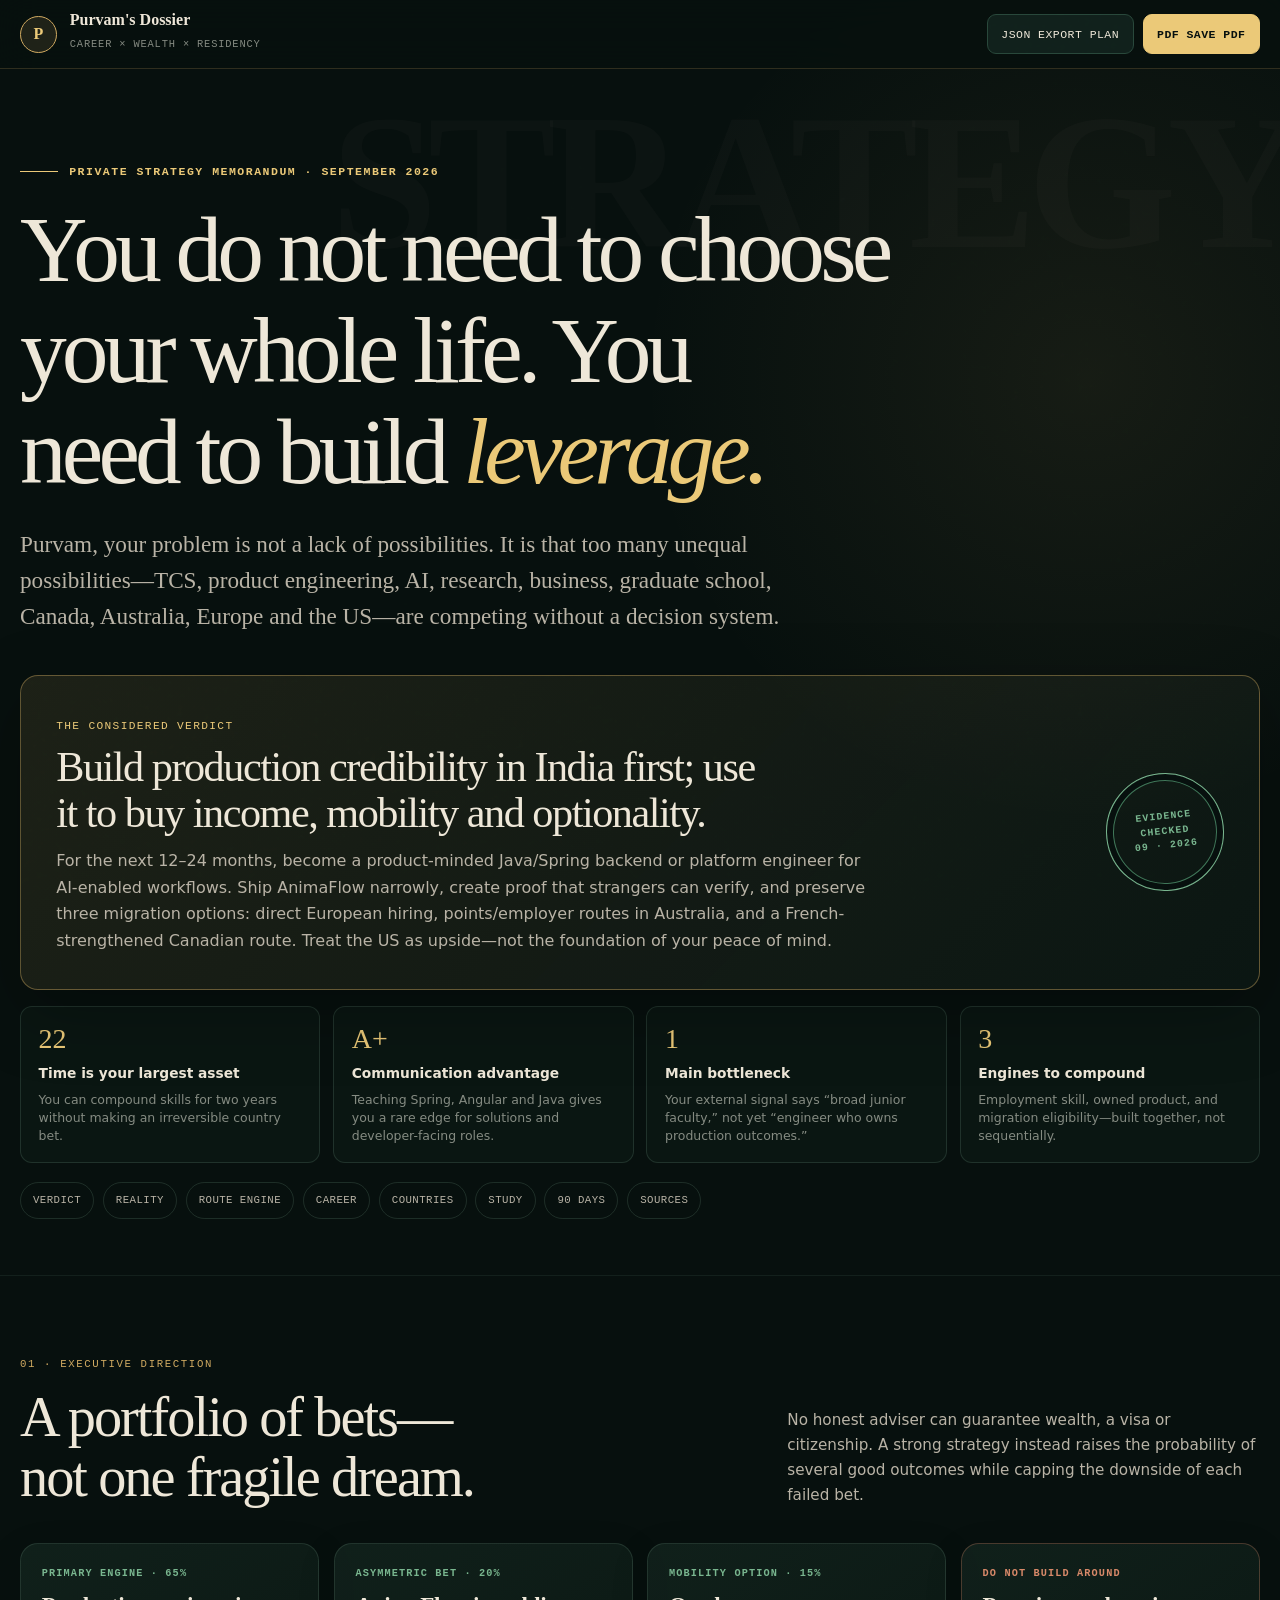
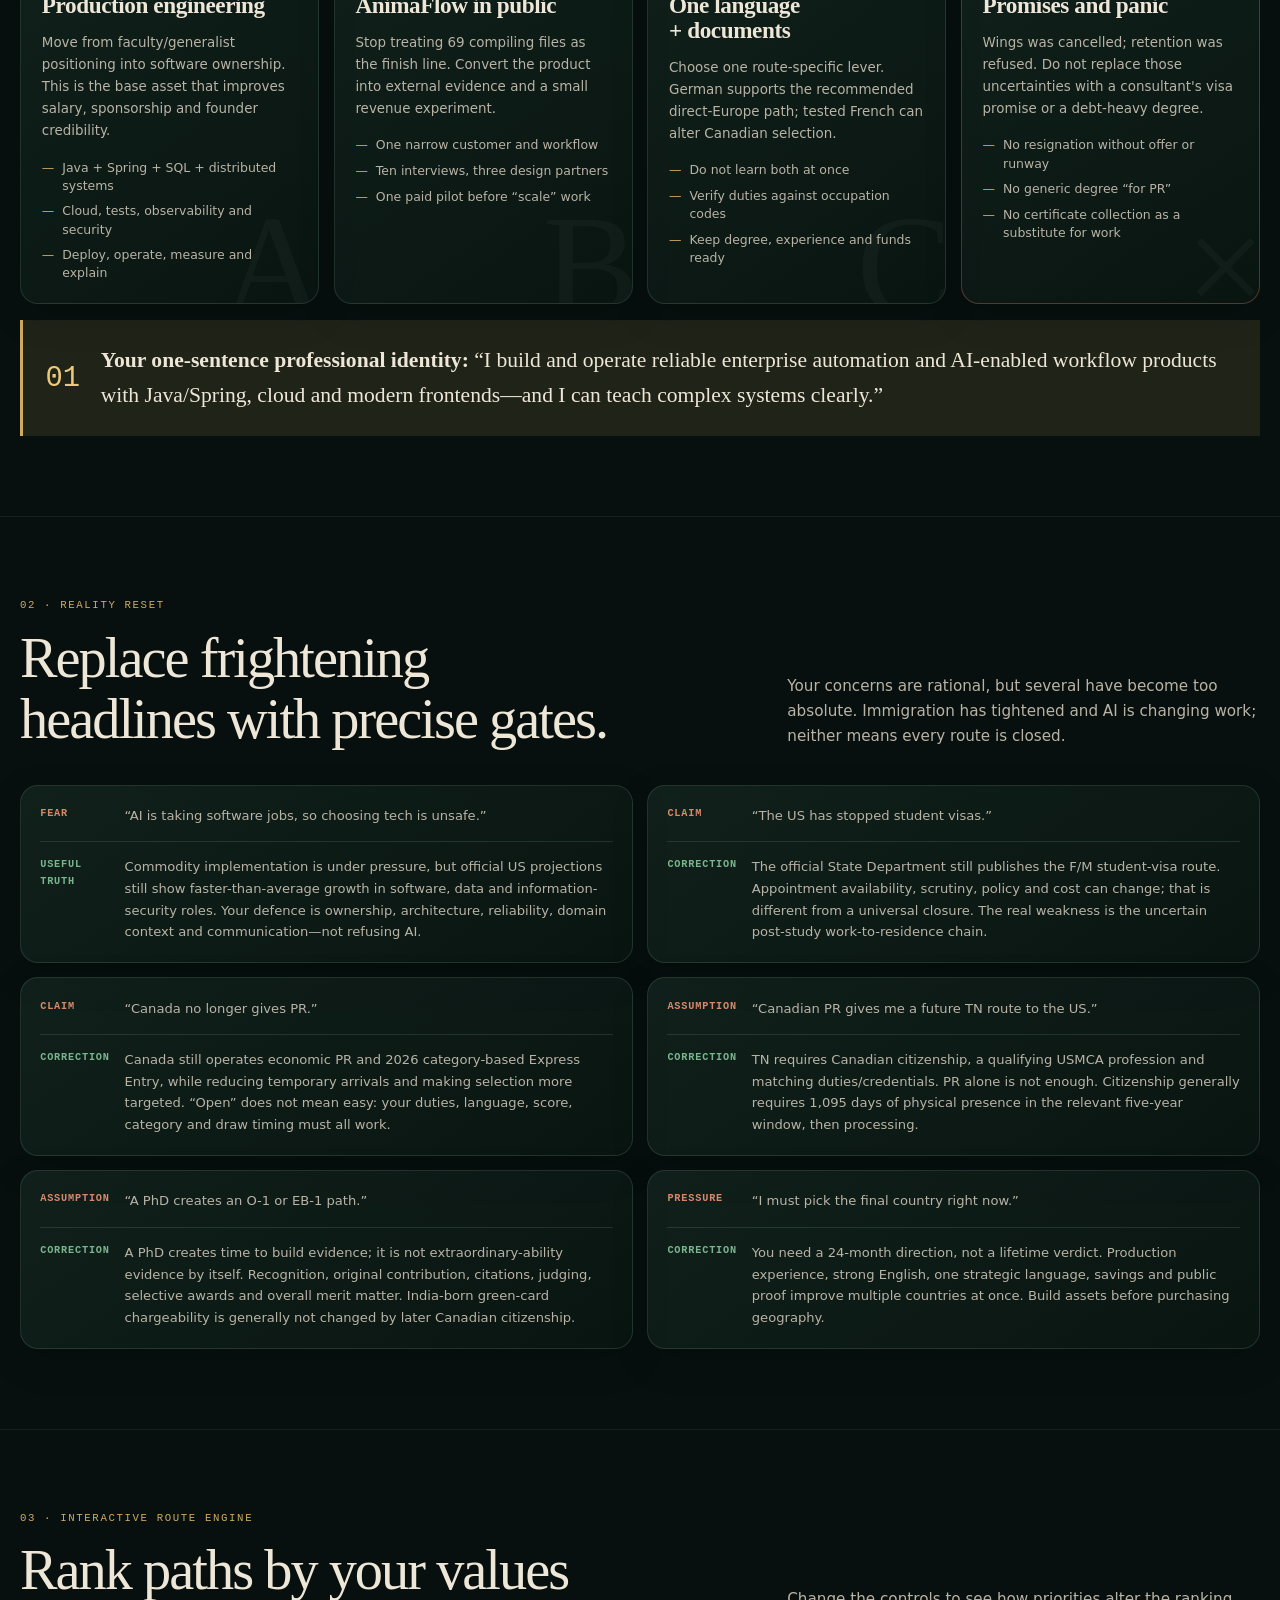
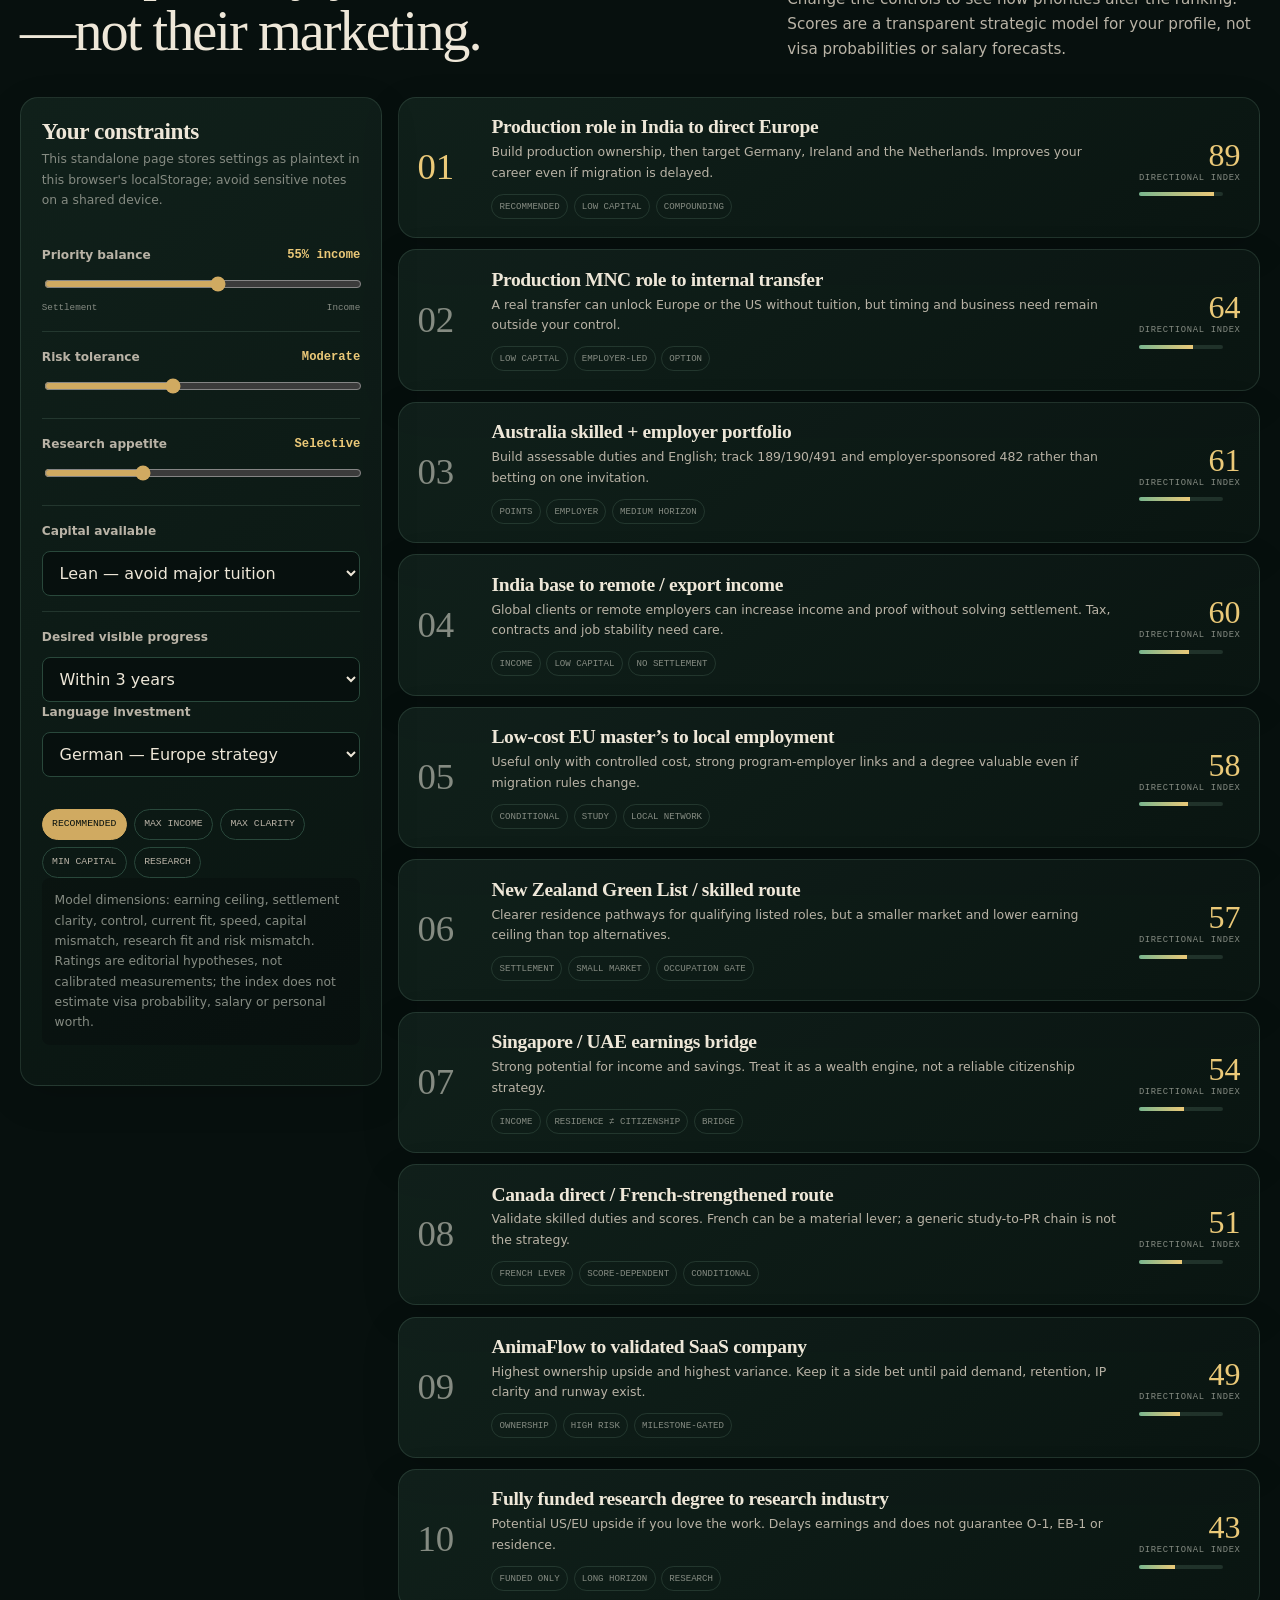
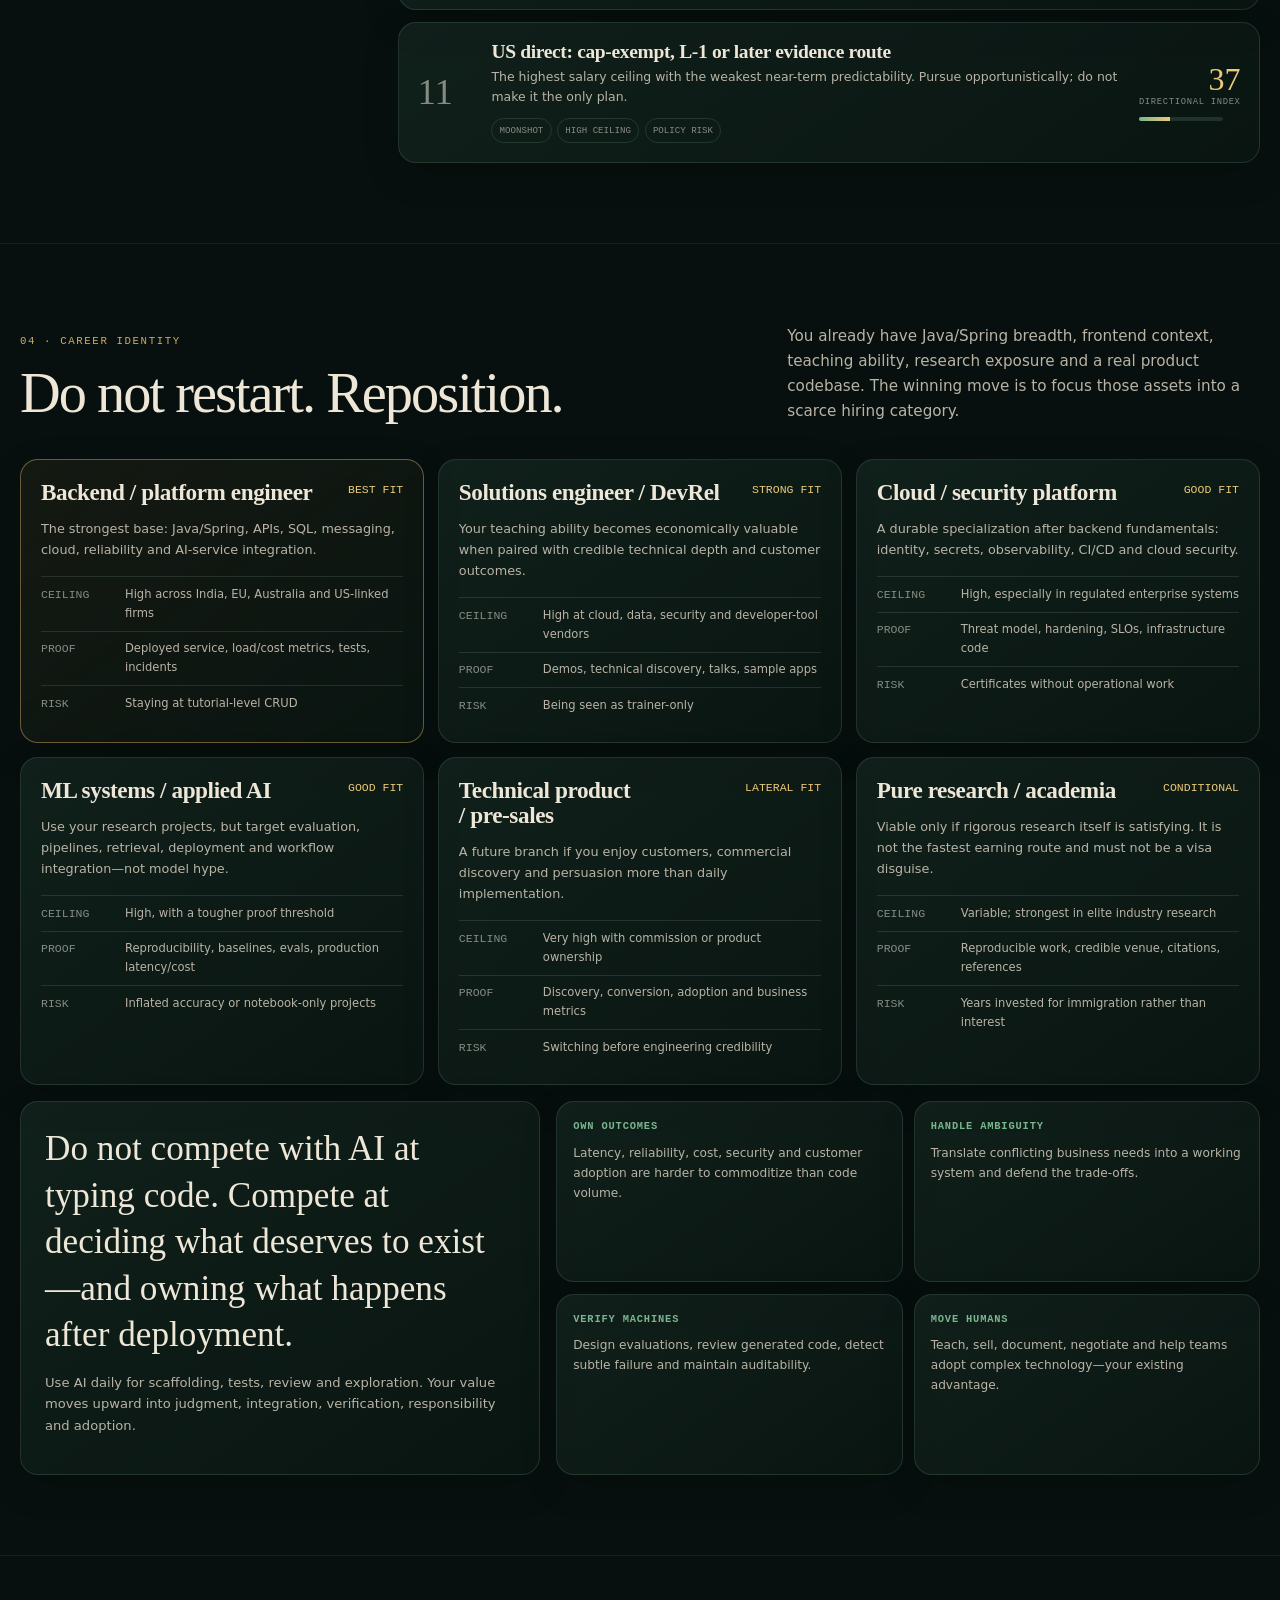
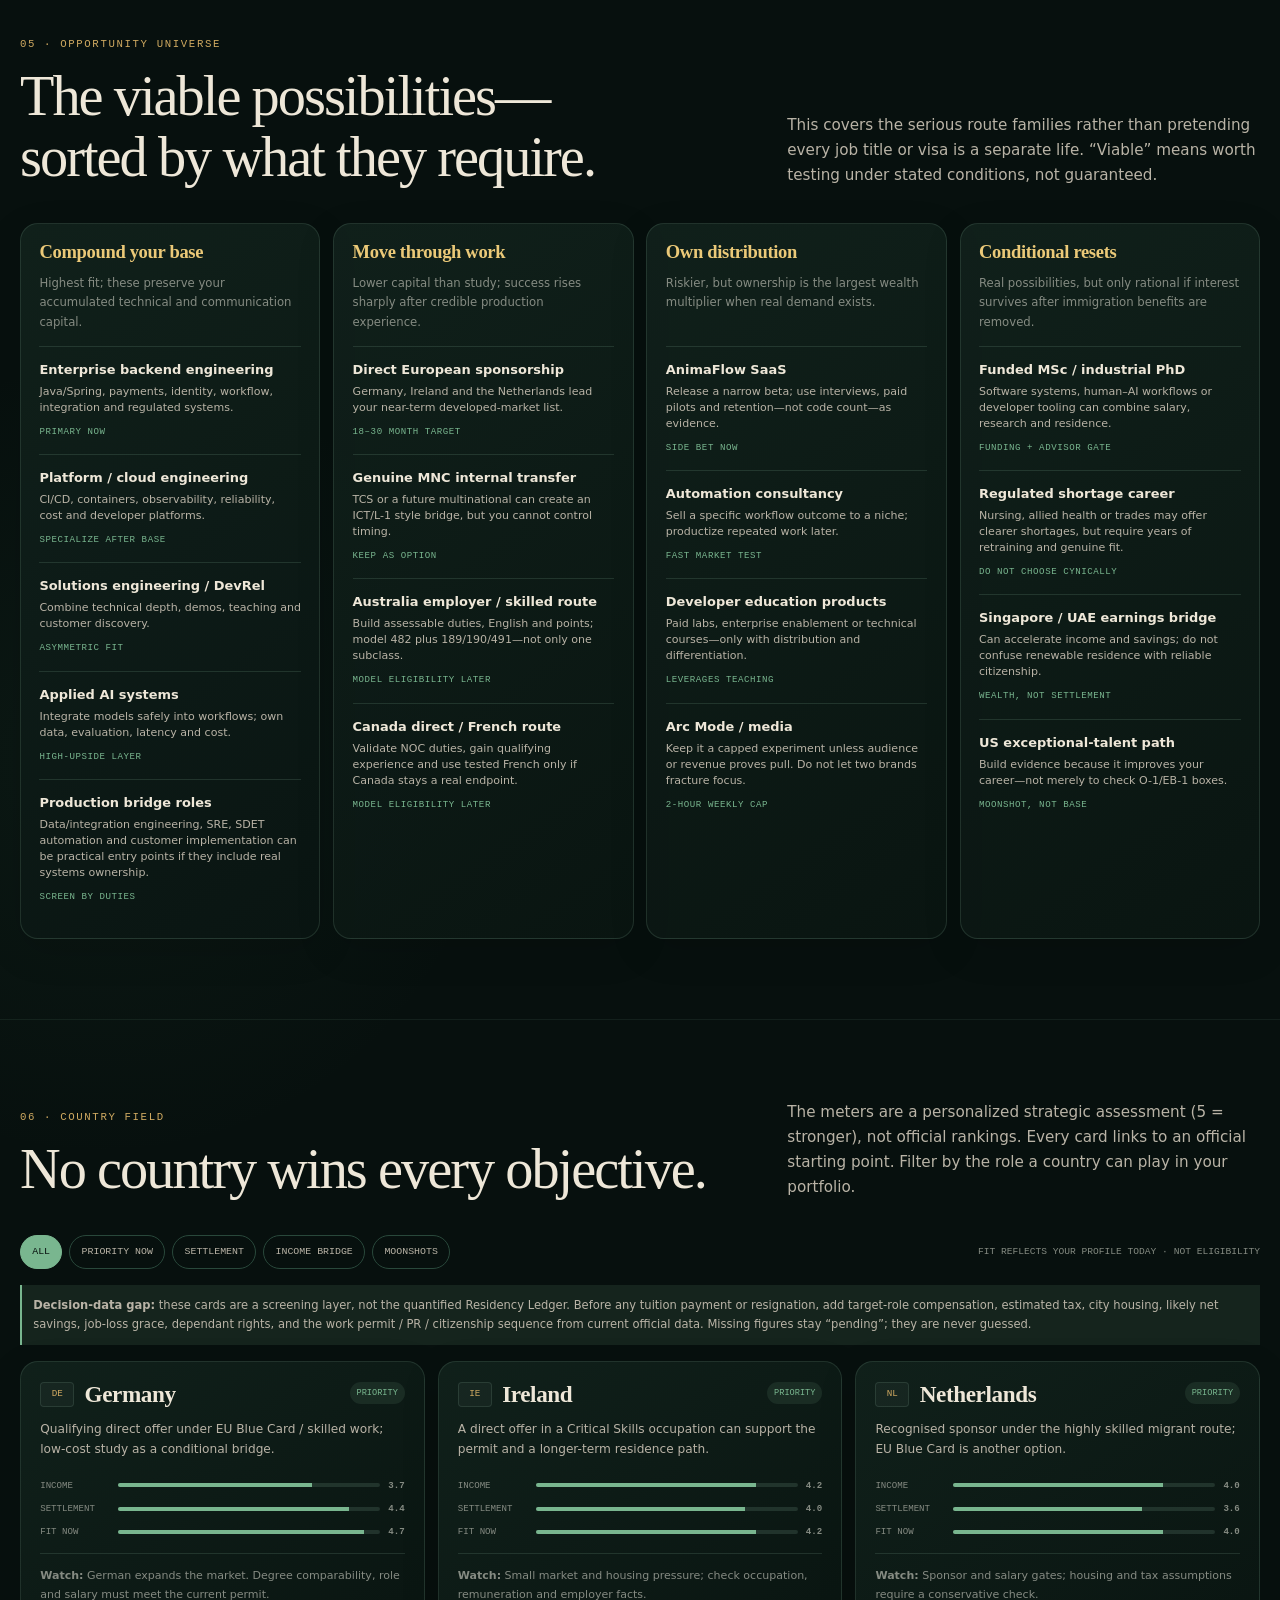
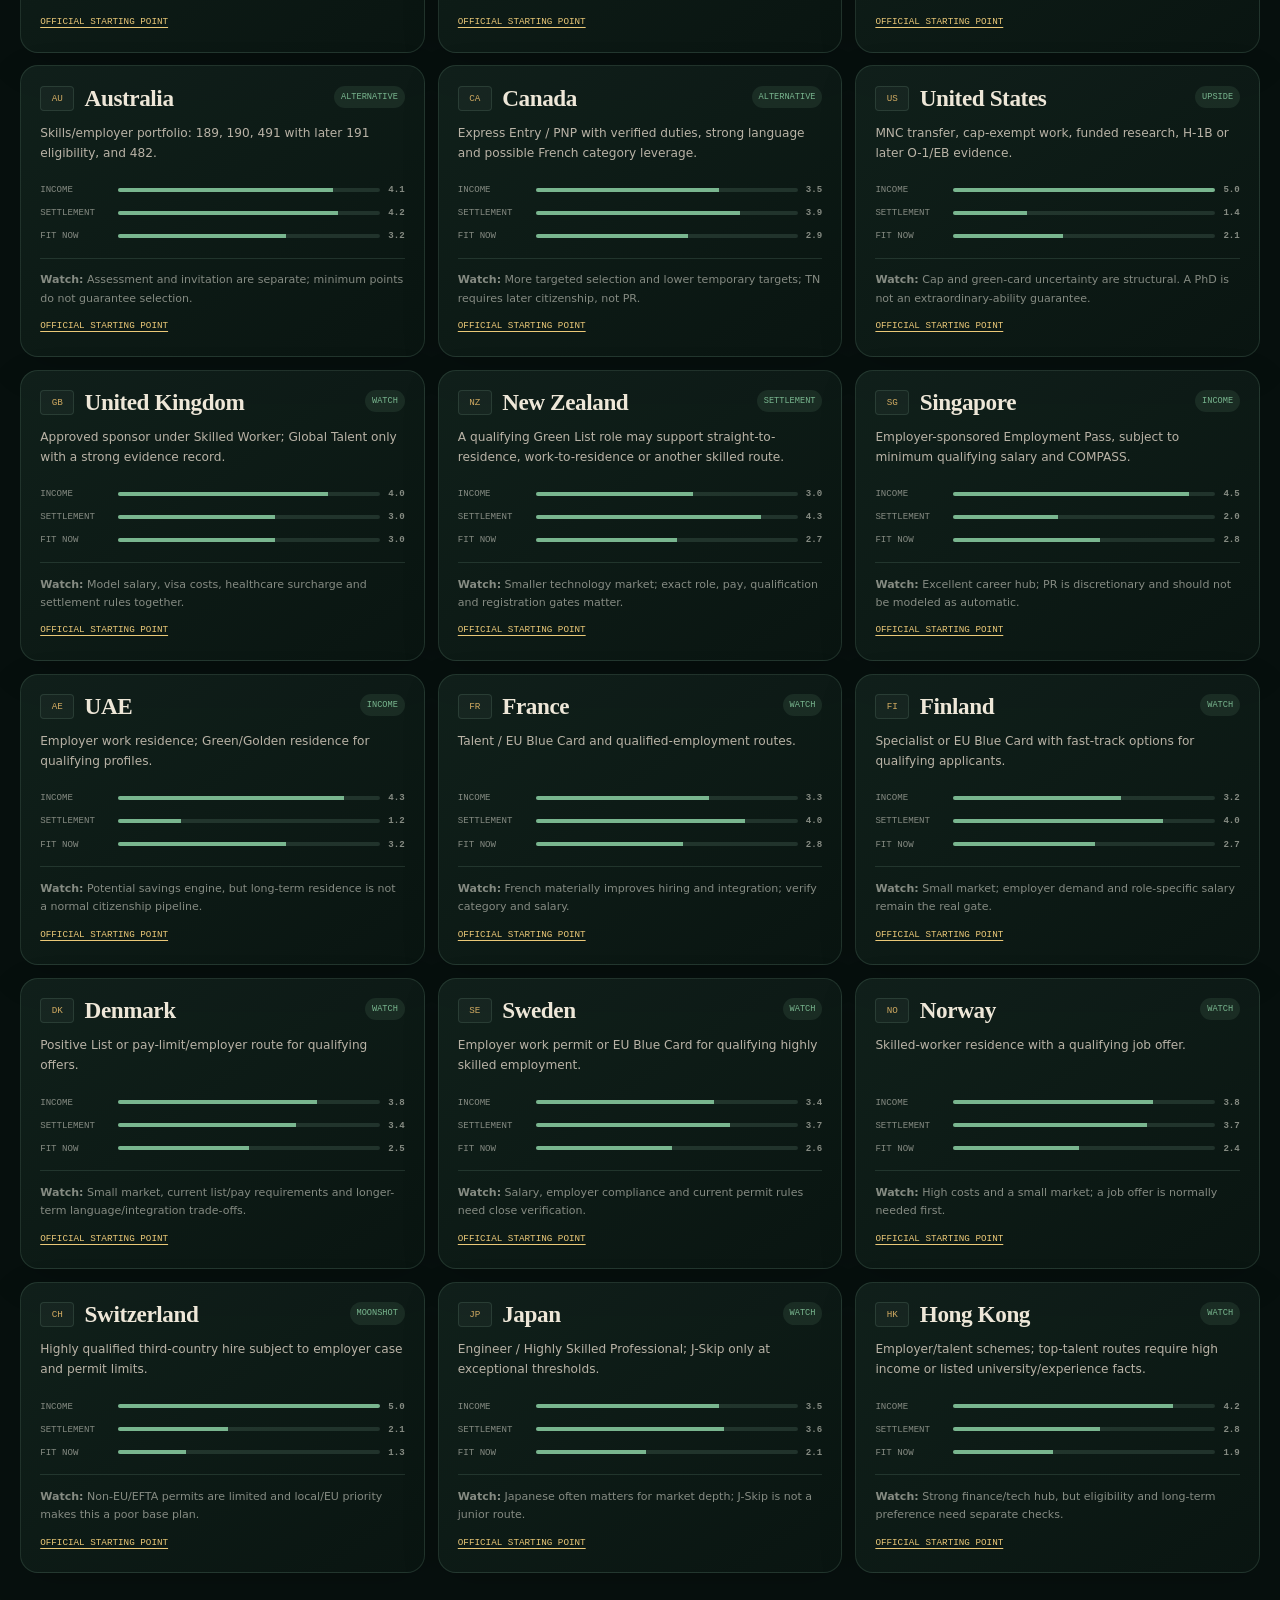
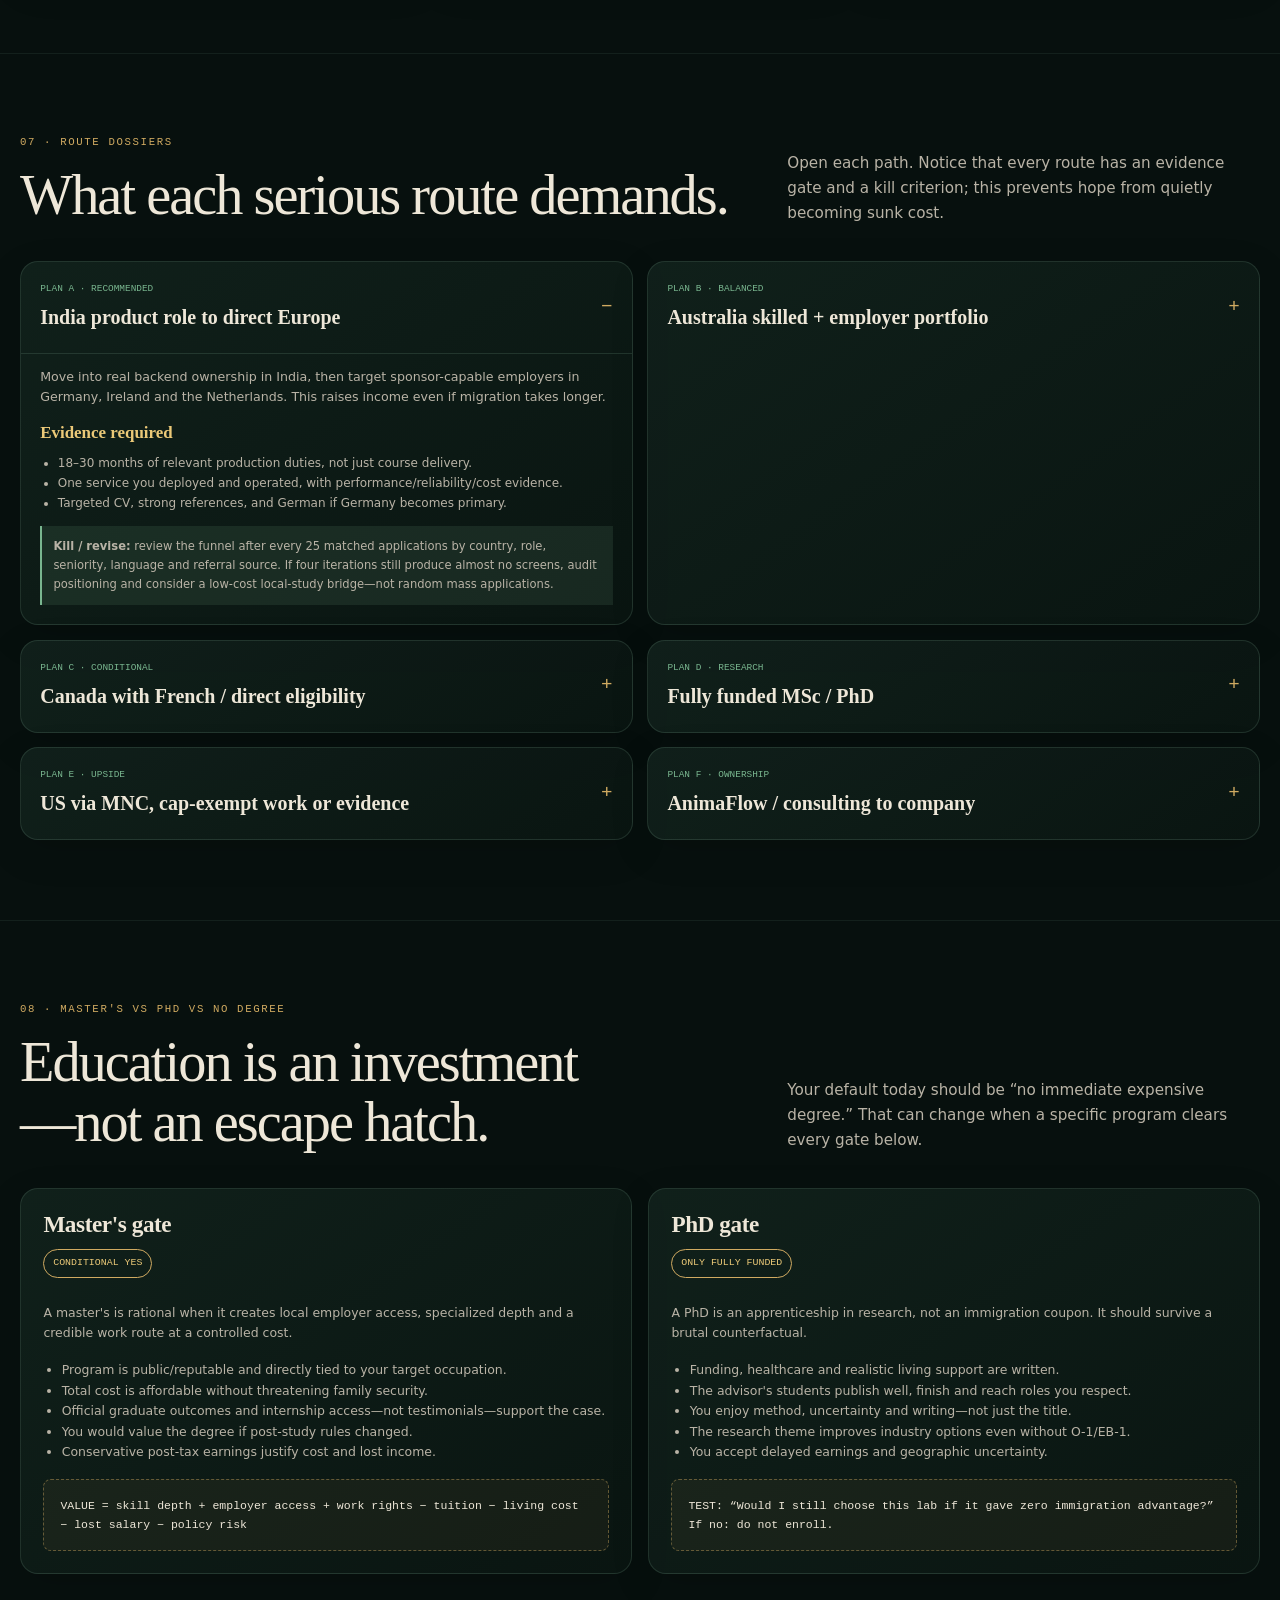
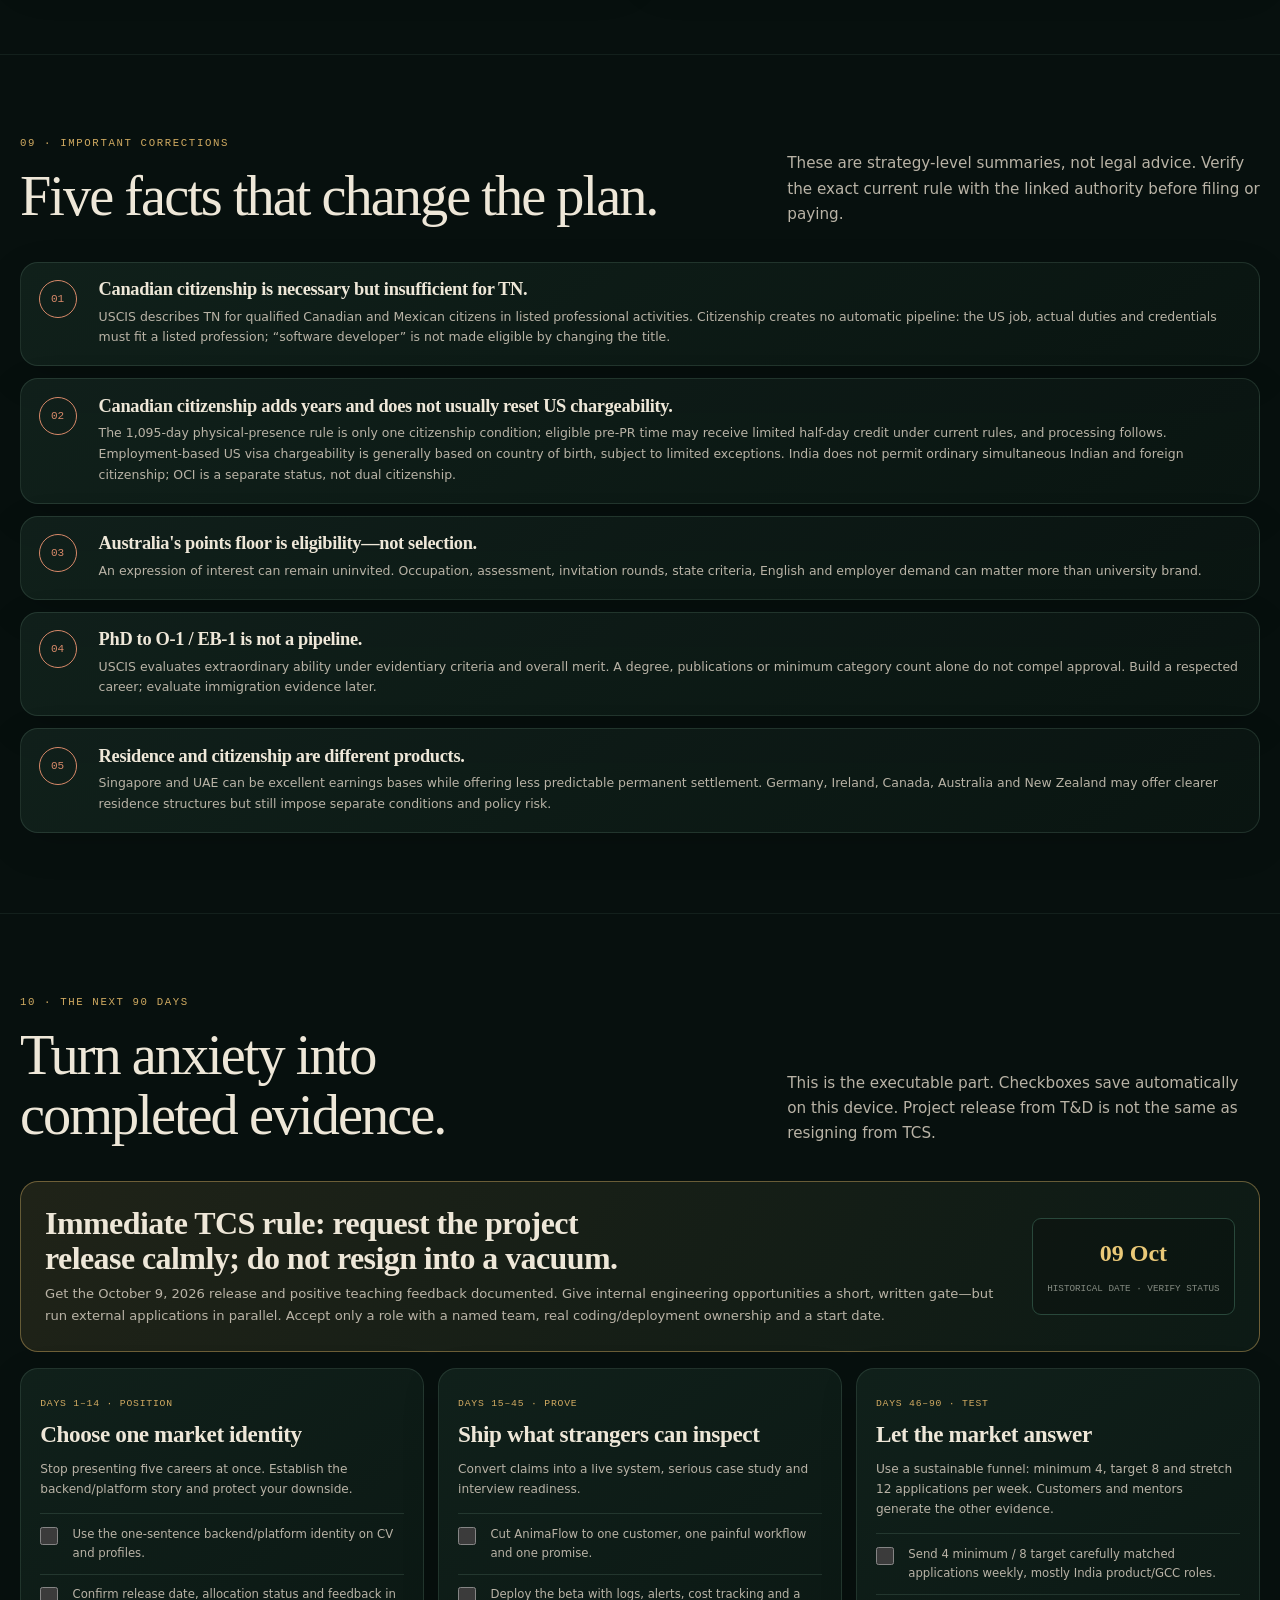
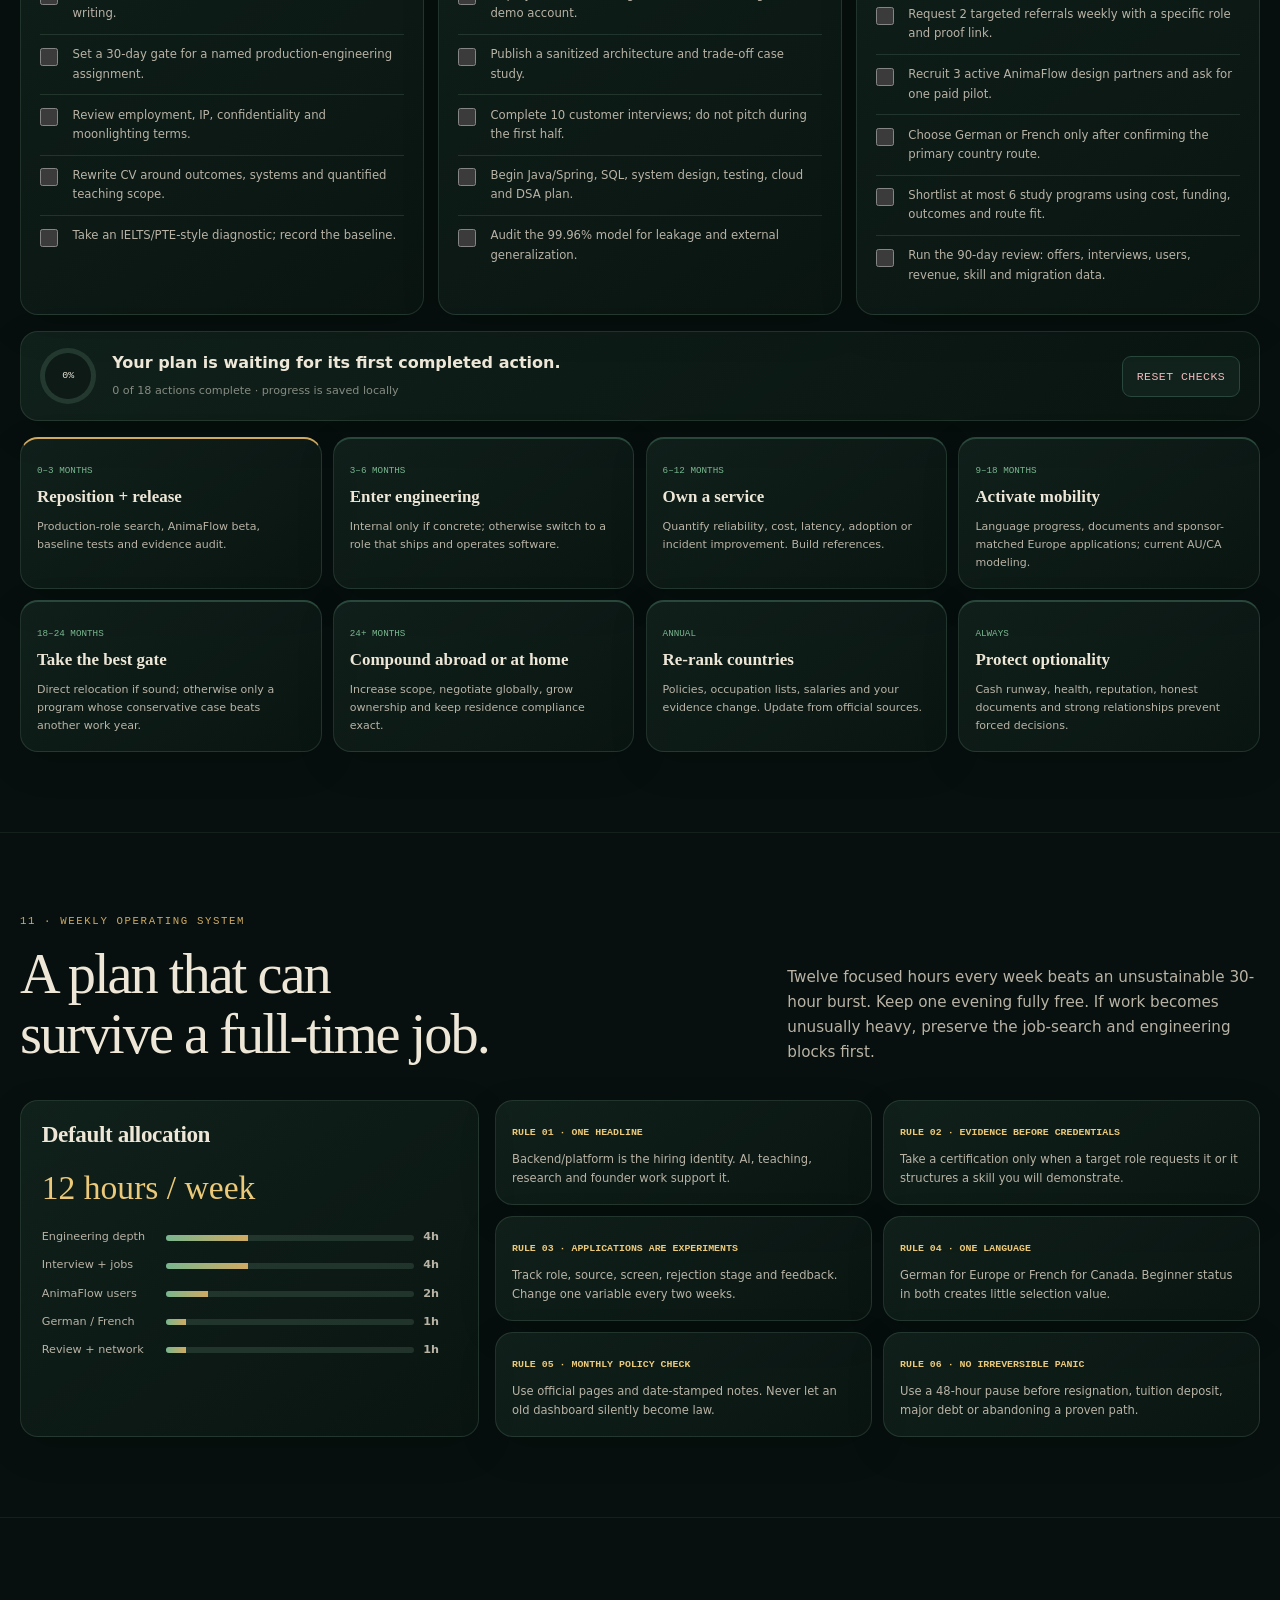
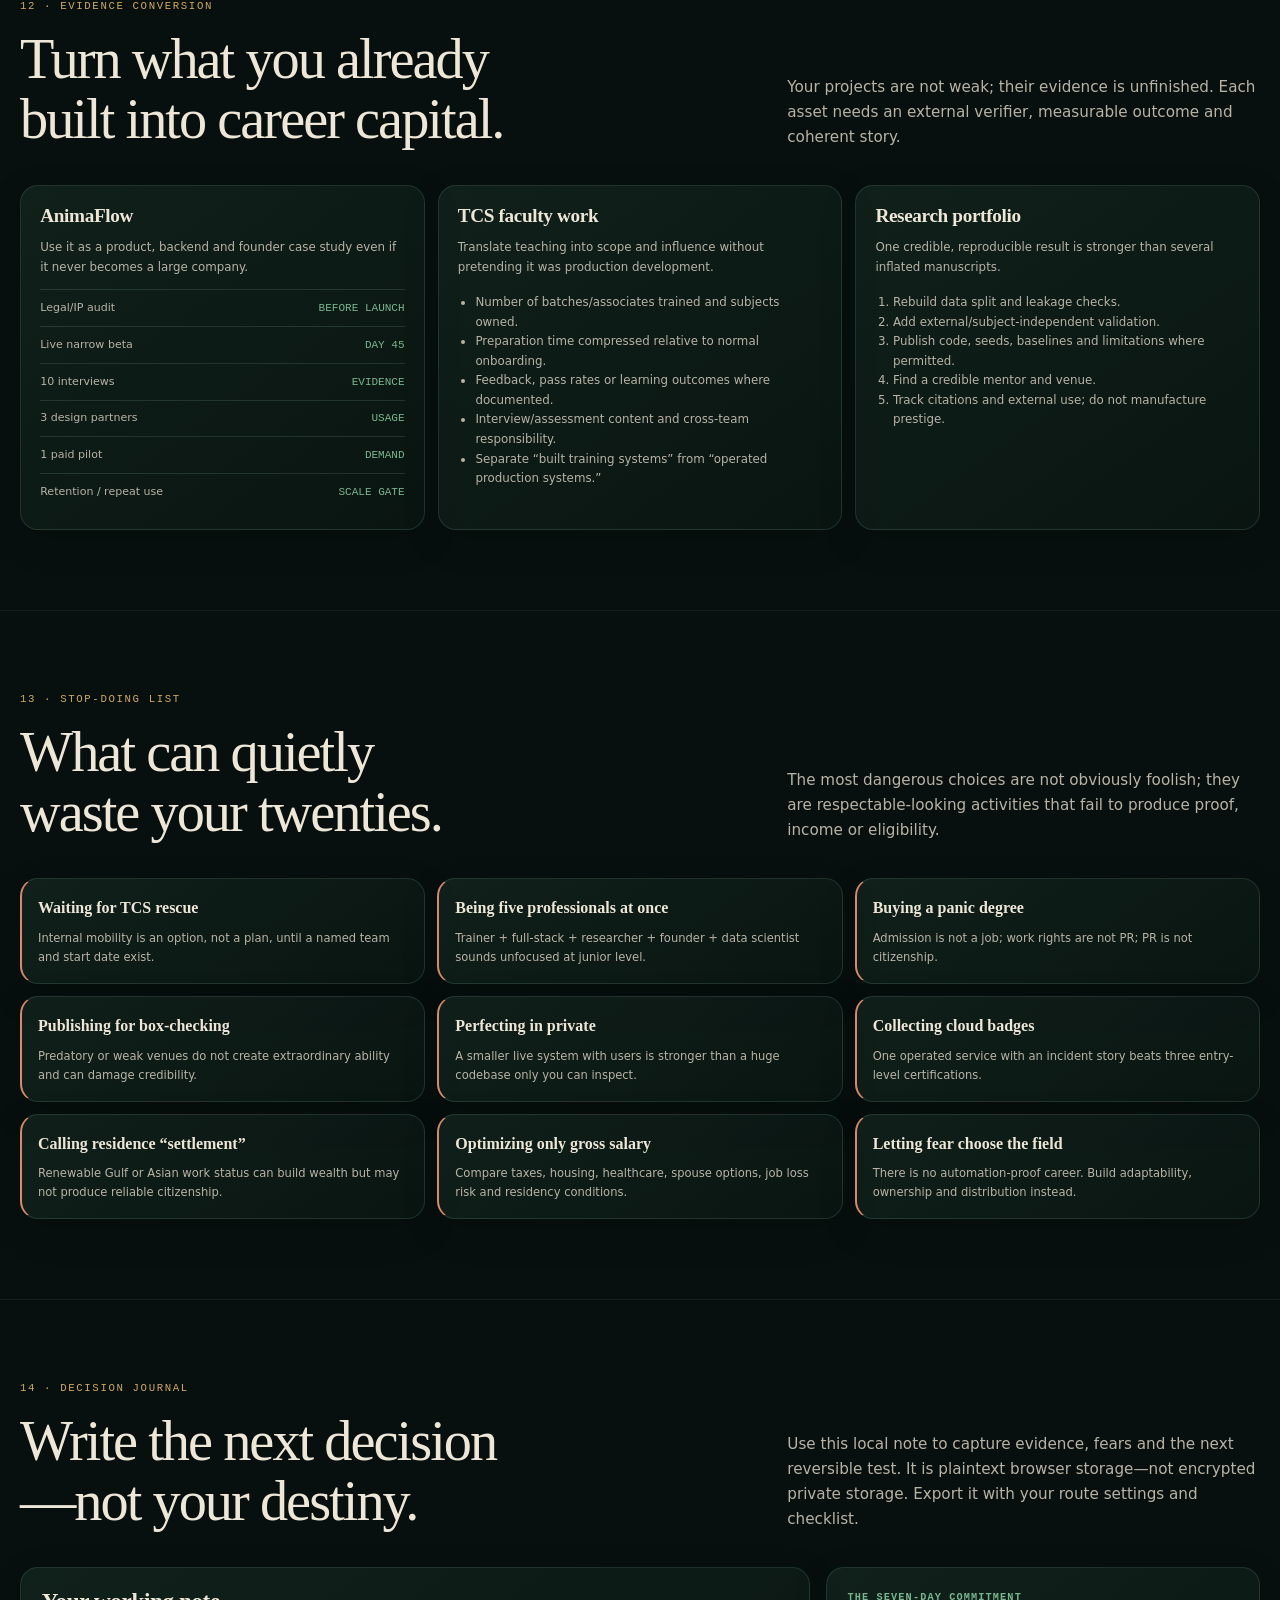
<file: index.html>
<!DOCTYPE html>
<html lang="en">
<head>
  <meta charset="UTF-8">
  <meta name="viewport" content="width=device-width, initial-scale=1.0">
  <meta name="description" content="A personalized, evidence-led career and migration strategy dossier for Purvam Prajapati.">
  <meta name="theme-color" content="#09110f">
  <title>Purvam's Career Strategy Dossier</title>
  <style>
    :root {
      color-scheme: dark;
      --ink-950: #07100e;
      --ink-900: #0a1512;
      --ink-850: #0d1a16;
      --ink-800: #11211c;
      --ink-700: #193028;
      --line: #29483b;
      --line-soft: rgba(109, 151, 129, 0.22);
      --paper: #eee7d8;
      --paper-muted: #b9b3a6;
      --paper-faint: #858b82;
      --brass: #d0aa61;
      --brass-bright: #ebc978;
      --brass-wash: rgba(208, 170, 97, 0.12);
      --seal: #79b68f;
      --seal-deep: #3f7658;
      --seal-wash: rgba(121, 182, 143, 0.12);
      --warning: #d88969;
      --danger: #cb6d6d;
      --blue: #7fa9bd;
      --shadow: 0 22px 70px rgba(0, 0, 0, 0.28);
      --serif: "Newsreader", "Iowan Old Style", "Palatino Linotype", Georgia, serif;
      --sans: Inter, ui-sans-serif, system-ui, -apple-system, BlinkMacSystemFont, "Segoe UI", sans-serif;
      --mono: "IBM Plex Mono", "SFMono-Regular", Consolas, "Liberation Mono", monospace;
      --radius: 18px;
      --radius-sm: 10px;
      --max: 1240px;
    }

    * { box-sizing: border-box; }
    html { scroll-behavior: smooth; scroll-padding-top: 88px; }
    body {
      margin: 0;
      min-width: 320px;
      background:
        radial-gradient(circle at 85% 2%, rgba(208, 170, 97, 0.08), transparent 28rem),
        radial-gradient(circle at 8% 38%, rgba(70, 130, 94, 0.08), transparent 25rem),
        var(--ink-950);
      color: var(--paper);
      font-family: var(--sans);
      line-height: 1.65;
      text-rendering: optimizeLegibility;
    }

    body::before {
      content: "";
      position: fixed;
      inset: 0;
      pointer-events: none;
      opacity: 0.13;
      background-image: url("data:image/svg+xml,%3Csvg viewBox='0 0 180 180' xmlns='http://www.w3.org/2000/svg'%3E%3Cfilter id='n'%3E%3CfeTurbulence type='fractalNoise' baseFrequency='.78' numOctaves='3' stitchTiles='stitch'/%3E%3C/filter%3E%3Crect width='100%25' height='100%25' filter='url(%23n)' opacity='.17'/%3E%3C/svg%3E");
      mix-blend-mode: soft-light;
      z-index: 100;
    }

    a { color: var(--brass-bright); text-underline-offset: 3px; }
    a:hover { color: #ffe0a1; }
    button, input, select, textarea { font: inherit; }
    button, select, input[type="range"], input[type="checkbox"] { cursor: pointer; }
    img, svg { display: block; max-width: 100%; }
    ::selection { color: var(--ink-950); background: var(--brass-bright); }

    :focus-visible {
      outline: 2px solid var(--brass-bright);
      outline-offset: 3px;
    }

    .sr-only {
      position: absolute !important;
      width: 1px !important;
      height: 1px !important;
      padding: 0 !important;
      margin: -1px !important;
      overflow: hidden !important;
      clip: rect(0, 0, 0, 0) !important;
      white-space: nowrap !important;
      border: 0 !important;
    }
    .print-only { display: none; }

    .skip-link {
      position: fixed;
      left: 1rem;
      top: -5rem;
      padding: 0.65rem 0.9rem;
      border-radius: 8px;
      color: var(--ink-950);
      background: var(--brass-bright);
      font-weight: 800;
      z-index: 1000;
      transition: top 0.18s ease;
    }
    .skip-link:focus { top: 1rem; }

    .shell { width: min(calc(100% - 32px), var(--max)); margin-inline: auto; }

    .topbar {
      position: sticky;
      top: 0;
      z-index: 80;
      border-bottom: 1px solid rgba(208, 170, 97, 0.2);
      background: rgba(7, 16, 14, 0.88);
      backdrop-filter: blur(18px);
    }

    .topbar-inner {
      min-height: 68px;
      display: flex;
      align-items: center;
      justify-content: space-between;
      gap: 1rem;
    }

    .brand { display: flex; align-items: center; gap: 0.8rem; min-width: 0; }
    .brand-mark {
      width: 37px;
      aspect-ratio: 1;
      display: grid;
      place-items: center;
      flex: 0 0 auto;
      border: 1px solid var(--brass);
      border-radius: 50%;
      color: var(--brass-bright);
      font-family: var(--serif);
      font-weight: 800;
      background: var(--brass-wash);
    }
    .brand-copy { min-width: 0; }
    .brand-copy strong { display: block; font-family: var(--serif); font-size: 1rem; line-height: 1.05; }
    .brand-copy span { color: var(--paper-faint); font-family: var(--mono); font-size: 0.65rem; letter-spacing: 0.08em; text-transform: uppercase; }

    .top-actions { display: flex; align-items: center; gap: 0.55rem; }
    .button {
      display: inline-flex;
      align-items: center;
      justify-content: center;
      gap: 0.45rem;
      min-height: 40px;
      padding: 0.6rem 0.85rem;
      border: 1px solid var(--line);
      border-radius: 9px;
      color: var(--paper);
      background: var(--ink-800);
      font-family: var(--mono);
      font-size: 0.72rem;
      letter-spacing: 0.04em;
      text-transform: uppercase;
      transition: transform 0.15s ease, border-color 0.15s ease, background 0.15s ease;
    }
    .button:hover { transform: translateY(-1px); border-color: var(--brass); background: #182a24; }
    .button.primary { color: var(--ink-950); border-color: var(--brass-bright); background: var(--brass-bright); font-weight: 900; }
    .button.primary:hover { background: #f4d88f; }
    .button.danger { color: #f0bbbb; }
    .button .wide-label { display: inline; }

    .hero {
      position: relative;
      padding: 5.8rem 0 3rem;
      overflow: hidden;
    }
    .hero::after {
      content: "STRATEGY";
      position: absolute;
      right: -1rem;
      top: 1.1rem;
      z-index: -1;
      color: rgba(238, 231, 216, 0.025);
      font-family: var(--serif);
      font-size: clamp(5rem, 15vw, 13rem);
      font-weight: 900;
      letter-spacing: -0.05em;
      line-height: 1;
    }

    .kicker {
      display: flex;
      align-items: center;
      gap: 0.7rem;
      margin-bottom: 1.2rem;
      color: var(--brass-bright);
      font-family: var(--mono);
      font-size: 0.72rem;
      font-weight: 700;
      letter-spacing: 0.13em;
      text-transform: uppercase;
    }
    .kicker::before { content: ""; width: 38px; height: 1px; background: currentColor; }

    h1, h2, h3, h4 { margin: 0; font-family: var(--serif); line-height: 1.08; text-wrap: balance; }
    h1 { max-width: 980px; font-size: clamp(3rem, 7.3vw, 7.1rem); letter-spacing: -0.052em; font-weight: 500; }
    h1 em { color: var(--brass-bright); font-style: italic; }
    h2 { font-size: clamp(2rem, 4.4vw, 4rem); letter-spacing: -0.035em; font-weight: 500; }
    h3 { font-size: 1.45rem; letter-spacing: -0.018em; }
    h4 { font-size: 1.06rem; }

    .hero-lede {
      max-width: 760px;
      margin: 1.5rem 0 0;
      color: var(--paper-muted);
      font-family: var(--serif);
      font-size: clamp(1.1rem, 2.2vw, 1.45rem);
      line-height: 1.55;
    }

    .verdict {
      position: relative;
      display: grid;
      grid-template-columns: minmax(0, 1fr) auto;
      gap: 1.4rem;
      align-items: center;
      margin-top: 2.5rem;
      padding: clamp(1.35rem, 3vw, 2.2rem);
      border: 1px solid rgba(208, 170, 97, 0.42);
      border-radius: var(--radius);
      background: linear-gradient(135deg, rgba(208, 170, 97, 0.11), rgba(121, 182, 143, 0.04));
      box-shadow: var(--shadow);
    }
    .verdict-label { color: var(--brass-bright); font-family: var(--mono); font-size: 0.7rem; letter-spacing: 0.12em; text-transform: uppercase; }
    .verdict h2 { margin-top: 0.45rem; font-size: clamp(1.45rem, 3.3vw, 2.7rem); }
    .verdict p { max-width: 820px; margin: 0.8rem 0 0; color: var(--paper-muted); }
    .seal {
      width: 118px;
      aspect-ratio: 1;
      display: grid;
      place-items: center;
      padding: 0.9rem;
      border: 1px solid var(--seal);
      border-radius: 50%;
      color: var(--seal);
      text-align: center;
      font-family: var(--mono);
      font-size: 0.62rem;
      font-weight: 800;
      letter-spacing: 0.11em;
      line-height: 1.5;
      text-transform: uppercase;
      transform: rotate(-6deg);
      box-shadow: inset 0 0 0 6px var(--ink-950), inset 0 0 0 7px var(--seal-deep);
    }

    .snapshot-grid {
      display: grid;
      grid-template-columns: repeat(4, minmax(0, 1fr));
      gap: 0.8rem;
      margin-top: 1rem;
    }
    .snapshot {
      min-height: 142px;
      padding: 1.1rem;
      border: 1px solid var(--line-soft);
      border-radius: 12px;
      background: rgba(13, 26, 22, 0.72);
    }
    .snapshot .value { color: var(--brass-bright); font-family: var(--serif); font-size: 1.75rem; line-height: 1; }
    .snapshot strong { display: block; margin-top: 0.6rem; font-size: 0.86rem; }
    .snapshot p { margin: 0.35rem 0 0; color: var(--paper-faint); font-size: 0.78rem; line-height: 1.45; }

    .mini-nav {
      display: flex;
      gap: 0.55rem;
      margin-top: 1.15rem;
      padding-bottom: 0.5rem;
      overflow-x: auto;
      scrollbar-color: var(--line) transparent;
    }
    .mini-nav a {
      flex: 0 0 auto;
      padding: 0.55rem 0.75rem;
      border: 1px solid var(--line-soft);
      border-radius: 999px;
      color: var(--paper-muted);
      font-family: var(--mono);
      font-size: 0.67rem;
      letter-spacing: 0.04em;
      text-decoration: none;
      text-transform: uppercase;
    }
    .mini-nav a:hover { color: var(--paper); border-color: var(--brass); }

    section { padding: 5rem 0; border-top: 1px solid rgba(78, 111, 95, 0.17); }
    .section-head { display: grid; grid-template-columns: minmax(0, 0.8fr) minmax(280px, 0.52fr); gap: 2.5rem; align-items: end; margin-bottom: 2.2rem; }
    .section-num { display: block; margin-bottom: 0.8rem; color: var(--brass); font-family: var(--mono); font-size: 0.67rem; letter-spacing: 0.15em; text-transform: uppercase; }
    .section-intro { margin: 0; color: var(--paper-muted); font-size: 0.95rem; }

    .card {
      border: 1px solid var(--line-soft);
      border-radius: var(--radius);
      background: linear-gradient(145deg, rgba(17, 33, 28, 0.94), rgba(10, 21, 18, 0.94));
      box-shadow: 0 12px 38px rgba(0, 0, 0, 0.13);
    }

    .four-grid { display: grid; grid-template-columns: repeat(4, minmax(0, 1fr)); gap: 0.9rem; }
    .strategy-card { position: relative; min-height: 278px; padding: 1.3rem; overflow: hidden; }
    .strategy-card::after { content: attr(data-letter); position: absolute; right: -0.05em; bottom: -0.25em; color: rgba(238, 231, 216, 0.035); font-family: var(--serif); font-size: 9rem; line-height: 1; }
    .eyebrow { color: var(--seal); font-family: var(--mono); font-size: 0.64rem; font-weight: 800; letter-spacing: 0.11em; text-transform: uppercase; }
    .strategy-card h3 { margin-top: 0.7rem; }
    .strategy-card p { color: var(--paper-muted); font-size: 0.84rem; }
    .strategy-card ul { position: relative; z-index: 1; margin: 1rem 0 0; padding: 0; list-style: none; }
    .strategy-card li { display: flex; gap: 0.5rem; margin-top: 0.48rem; color: var(--paper-muted); font-size: 0.78rem; line-height: 1.45; }
    .strategy-card li::before { content: "—"; color: var(--brass); }
    .strategy-card.warning { border-color: rgba(216, 137, 105, 0.3); }
    .strategy-card.warning .eyebrow { color: var(--warning); }

    .identity-strip {
      display: grid;
      grid-template-columns: auto minmax(0, 1fr);
      gap: 1.3rem;
      align-items: center;
      margin-top: 1rem;
      padding: 1.4rem;
      border-left: 3px solid var(--brass);
      background: var(--brass-wash);
    }
    .identity-strip .index { color: var(--brass-bright); font-family: var(--mono); font-size: 1.8rem; }
    .identity-strip p { margin: 0; font-family: var(--serif); font-size: clamp(1rem, 2.1vw, 1.35rem); }

    .truth-grid { display: grid; grid-template-columns: repeat(2, minmax(0, 1fr)); gap: 0.9rem; }
    .truth-card { padding: 1.2rem; }
    .myth, .truth { display: grid; grid-template-columns: 70px 1fr; gap: 0.9rem; }
    .myth { padding-bottom: 0.9rem; border-bottom: 1px solid var(--line-soft); }
    .truth { padding-top: 0.9rem; }
    .tag { font-family: var(--mono); font-size: 0.64rem; font-weight: 800; letter-spacing: 0.08em; text-transform: uppercase; }
    .myth .tag { color: var(--warning); }
    .truth .tag { color: var(--seal); }
    .truth-card p { margin: 0; color: var(--paper-muted); font-size: 0.82rem; }

    .engine {
      display: grid;
      grid-template-columns: minmax(270px, 0.42fr) minmax(0, 1fr);
      gap: 1rem;
      align-items: start;
    }
    .controls { position: sticky; top: 86px; padding: 1.3rem; }
    .controls h3 { margin-bottom: 0.35rem; }
    .controls > p { margin: 0 0 1.2rem; color: var(--paper-faint); font-size: 0.77rem; }
    .control { padding: 0.95rem 0; border-top: 1px solid var(--line-soft); }
    .control:first-of-type { border-top: 0; }
    .control label, .control .control-label { display: flex; justify-content: space-between; gap: 0.6rem; color: var(--paper-muted); font-size: 0.76rem; font-weight: 700; }
    .control output { color: var(--brass-bright); font-family: var(--mono); }
    input[type="range"] { width: 100%; margin-top: 0.7rem; accent-color: var(--brass); }
    select, textarea {
      width: 100%;
      margin-top: 0.6rem;
      padding: 0.7rem 0.8rem;
      border: 1px solid var(--line);
      border-radius: 8px;
      color: var(--paper);
      background: var(--ink-950);
    }
    .toggle-row { display: flex; align-items: center; gap: 0.65rem; margin-top: 0.7rem; color: var(--paper-muted); font-size: 0.78rem; }
    .toggle-row input { width: 18px; height: 18px; accent-color: var(--seal); }
    .presets { display: flex; flex-wrap: wrap; gap: 0.45rem; margin-top: 1rem; }
    .preset { padding: 0.4rem 0.58rem; border: 1px solid var(--line); border-radius: 999px; color: var(--paper-muted); background: transparent; font-family: var(--mono); font-size: 0.61rem; text-transform: uppercase; }
    .preset:hover, .preset.active { color: var(--ink-950); border-color: var(--brass); background: var(--brass); }
    .engine-note { margin: 1rem 0 0; padding: 0.8rem; border-radius: 8px; color: var(--paper-faint); background: rgba(0,0,0,0.18); font-size: 0.69rem; }

    .ranking { display: grid; gap: 0.7rem; }
    .route-card {
      display: grid;
      grid-template-columns: 58px minmax(0, 1fr) auto;
      gap: 1rem;
      align-items: center;
      padding: 1.15rem;
      transition: border-color 0.2s ease, transform 0.2s ease;
    }
    .route-card:hover { transform: translateY(-2px); border-color: rgba(208,170,97,0.45); }
    .route-rank { color: var(--paper-faint); font-family: var(--serif); font-size: 2.3rem; line-height: 1; }
    .route-card:first-child .route-rank { color: var(--brass-bright); }
    .route-copy h3 { font-size: 1.22rem; }
    .route-copy p { margin: 0.3rem 0 0; color: var(--paper-muted); font-size: 0.78rem; }
    .route-tags { display: flex; flex-wrap: wrap; gap: 0.35rem; margin-top: 0.65rem; }
    .route-tags span { padding: 0.25rem 0.45rem; border: 1px solid var(--line-soft); border-radius: 999px; color: var(--paper-faint); font-family: var(--mono); font-size: 0.57rem; text-transform: uppercase; }
    .score-wrap { min-width: 84px; text-align: right; }
    .score { color: var(--brass-bright); font-family: var(--serif); font-size: 2rem; line-height: 1; }
    .score-label { color: var(--paper-faint); font-family: var(--mono); font-size: 0.55rem; letter-spacing: 0.08em; text-transform: uppercase; }
    .bar { width: 84px; height: 4px; margin-top: 0.45rem; border-radius: 5px; background: var(--line-soft); overflow: hidden; }
    .bar i { display: block; height: 100%; background: linear-gradient(90deg, var(--seal), var(--brass-bright)); }

    .track-grid { display: grid; grid-template-columns: repeat(3, minmax(0, 1fr)); gap: 0.85rem; }
    .track { padding: 1.25rem; }
    .track-top { display: flex; justify-content: space-between; gap: 1rem; align-items: flex-start; }
    .fit { color: var(--brass-bright); font-family: var(--mono); font-size: 0.72rem; white-space: nowrap; }
    .track p { color: var(--paper-muted); font-size: 0.8rem; }
    .track dl { margin: 1rem 0 0; }
    .track dl div { display: grid; grid-template-columns: 76px 1fr; gap: 0.5rem; padding: 0.48rem 0; border-top: 1px solid var(--line-soft); font-size: 0.72rem; }
    .track dt { color: var(--paper-faint); font-family: var(--mono); text-transform: uppercase; }
    .track dd { margin: 0; color: var(--paper-muted); }
    .track.recommended { border-color: rgba(208,170,97,0.48); background: linear-gradient(145deg, rgba(58, 48, 27, 0.28), rgba(10, 21, 18, 0.96)); }

    .moat {
      display: grid;
      grid-template-columns: 0.85fr 1.15fr;
      gap: 1rem;
      margin-top: 1rem;
    }
    .moat-copy { padding: 1.5rem; }
    .moat-copy blockquote { margin: 0; font-family: var(--serif); font-size: clamp(1.35rem, 3vw, 2.2rem); line-height: 1.32; }
    .moat-copy p { color: var(--paper-muted); font-size: 0.82rem; }
    .moat-list { display: grid; grid-template-columns: repeat(2, minmax(0,1fr)); gap: 0.7rem; }
    .moat-item { padding: 1rem; }
    .moat-item b { display: block; color: var(--seal); font-family: var(--mono); font-size: 0.65rem; letter-spacing: 0.08em; text-transform: uppercase; }
    .moat-item p { margin: 0.45rem 0 0; color: var(--paper-muted); font-size: 0.76rem; }

    .universe { display: grid; grid-template-columns: repeat(4, minmax(0,1fr)); gap: 0.8rem; }
    .universe-column { padding: 1.15rem; }
    .universe-column h3 { color: var(--brass-bright); font-size: 1.16rem; }
    .universe-column > p { min-height: 60px; color: var(--paper-faint); font-size: 0.73rem; }
    .option { padding: 0.75rem 0; border-top: 1px solid var(--line-soft); }
    .option strong { display: block; font-size: 0.81rem; }
    .option span { display: block; margin-top: 0.22rem; color: var(--paper-muted); font-size: 0.69rem; line-height: 1.45; }
    .option i { display: inline-block; margin-top: 0.42rem; color: var(--seal); font-family: var(--mono); font-size: 0.57rem; font-style: normal; letter-spacing: 0.06em; text-transform: uppercase; }

    .country-toolbar { display: flex; flex-wrap: wrap; align-items: center; justify-content: space-between; gap: 0.8rem; margin-bottom: 1rem; }
    .filters { display: flex; flex-wrap: wrap; gap: 0.45rem; }
    .filter-button { padding: 0.48rem 0.7rem; border: 1px solid var(--line); border-radius: 999px; color: var(--paper-muted); background: transparent; font-family: var(--mono); font-size: 0.62rem; text-transform: uppercase; }
    .filter-button:hover, .filter-button.active { color: var(--ink-950); border-color: var(--seal); background: var(--seal); }
    .legend { color: var(--paper-faint); font-family: var(--mono); font-size: 0.6rem; text-transform: uppercase; }
    .country-grid { display: grid; grid-template-columns: repeat(3, minmax(0,1fr)); gap: 0.8rem; }
    .country { position: relative; padding: 1.2rem; overflow: hidden; }
    .country.hidden { display: none; }
    .country-head { display: flex; justify-content: space-between; gap: 1rem; align-items: flex-start; }
    .country-name { display: flex; gap: 0.65rem; align-items: center; }
    .flag { width: 34px; height: 25px; display: grid; place-items: center; border: 1px solid var(--line-soft); border-radius: 4px; color: var(--brass); background: rgba(255,255,255,0.03); font-family: var(--mono); font-size: 0.58rem; }
    .tier { padding: 0.25rem 0.42rem; border-radius: 999px; color: var(--seal); background: var(--seal-wash); font-family: var(--mono); font-size: 0.54rem; text-transform: uppercase; white-space: nowrap; }
    .country .route { min-height: 45px; margin: 0.75rem 0 0; color: var(--paper-muted); font-size: 0.76rem; }
    .meters { display: grid; gap: 0.5rem; margin-top: 0.9rem; }
    .meter { display: grid; grid-template-columns: 70px 1fr auto; gap: 0.5rem; align-items: center; color: var(--paper-faint); font-family: var(--mono); font-size: 0.57rem; text-transform: uppercase; }
    .meter-line { height: 4px; border-radius: 5px; background: var(--line-soft); overflow: hidden; }
    .meter-line i { display: block; height: 100%; background: var(--seal); }
    .country .catch { margin: 0.9rem 0 0; padding-top: 0.8rem; border-top: 1px solid var(--line-soft); color: var(--paper-faint); font-size: 0.69rem; }
    .country .source-link { display: inline-block; margin-top: 0.65rem; font-family: var(--mono); font-size: 0.58rem; text-transform: uppercase; }

    .route-detail-grid { display: grid; grid-template-columns: repeat(2, minmax(0,1fr)); gap: 0.9rem; }
    details.route-detail { overflow: hidden; }
    details.route-detail summary { display: flex; justify-content: space-between; gap: 1rem; align-items: center; padding: 1.2rem; cursor: pointer; list-style: none; }
    details.route-detail summary::-webkit-details-marker { display: none; }
    details.route-detail summary::after { content: "+"; color: var(--brass); font-family: var(--mono); font-size: 1.2rem; }
    details.route-detail[open] summary::after { content: "−"; }
    .summary-copy span { display: block; color: var(--seal); font-family: var(--mono); font-size: 0.59rem; text-transform: uppercase; }
    .summary-copy strong { display: block; margin-top: 0.25rem; font-family: var(--serif); font-size: 1.25rem; }
    .detail-body { padding: 0 1.2rem 1.2rem; border-top: 1px solid var(--line-soft); }
    .detail-body p { color: var(--paper-muted); font-size: 0.79rem; }
    .detail-body h4 { margin-top: 1rem; color: var(--brass-bright); }
    .detail-body ul { padding-left: 1.1rem; color: var(--paper-muted); font-size: 0.75rem; }
    .gate { padding: 0.7rem; border-left: 2px solid var(--seal); color: var(--paper-muted); background: var(--seal-wash); font-size: 0.72rem; }

    .study-grid { display: grid; grid-template-columns: repeat(2, minmax(0,1fr)); gap: 1rem; }
    .study-card { padding: 1.4rem; }
    .study-card .decision { display: inline-block; margin: 0.75rem 0; padding: 0.35rem 0.55rem; border: 1px solid var(--brass); border-radius: 999px; color: var(--brass-bright); font-family: var(--mono); font-size: 0.62rem; text-transform: uppercase; }
    .study-card p, .study-card li { color: var(--paper-muted); font-size: 0.78rem; }
    .study-card ul { padding-left: 1.15rem; }
    .formula { margin-top: 1rem; padding: 1rem; border: 1px dashed rgba(208,170,97,0.42); border-radius: 8px; color: var(--paper); font-family: var(--mono); font-size: 0.72rem; background: rgba(208,170,97,0.06); }

    .correction-list { display: grid; gap: 0.75rem; }
    .correction { display: grid; grid-template-columns: 44px minmax(0, 1fr); gap: 1rem; padding: 1.1rem; }
    .correction-num { width: 38px; height: 38px; display: grid; place-items: center; border: 1px solid var(--warning); border-radius: 50%; color: var(--warning); font-family: var(--mono); font-size: 0.69rem; }
    .correction h3 { font-size: 1.15rem; }
    .correction p { margin: 0.4rem 0 0; color: var(--paper-muted); font-size: 0.78rem; }

    .now-callout {
      display: grid;
      grid-template-columns: 1fr auto;
      gap: 1.5rem;
      align-items: center;
      padding: 1.5rem;
      border: 1px solid rgba(208,170,97,0.45);
      border-radius: var(--radius);
      background: linear-gradient(120deg, rgba(208,170,97,0.12), rgba(63,118,88,0.1));
    }
    .now-callout h3 { font-size: clamp(1.3rem, 3vw, 2rem); }
    .now-callout p { margin: 0.5rem 0 0; color: var(--paper-muted); font-size: 0.82rem; }
    .date-box { min-width: 128px; padding: 0.9rem; border: 1px solid var(--line); border-radius: 9px; text-align: center; background: rgba(0,0,0,0.2); }
    .date-box strong { display: block; color: var(--brass-bright); font-family: var(--serif); font-size: 1.5rem; }
    .date-box span { color: var(--paper-faint); font-family: var(--mono); font-size: 0.58rem; text-transform: uppercase; }

    .timeline { position: relative; display: grid; grid-template-columns: repeat(3, minmax(0,1fr)); gap: 0.85rem; margin-top: 1rem; }
    .phase { padding: 1.2rem; }
    .phase-time { color: var(--brass); font-family: var(--mono); font-size: 0.61rem; letter-spacing: 0.08em; text-transform: uppercase; }
    .phase h3 { margin-top: 0.45rem; }
    .phase p { color: var(--paper-muted); font-size: 0.76rem; }
    .checklist { margin-top: 0.9rem; }
    .check-item { position: relative; display: grid; grid-template-columns: 22px 1fr; gap: 0.65rem; align-items: start; padding: 0.65rem 0; border-top: 1px solid var(--line-soft); color: var(--paper-muted); font-size: 0.73rem; }
    .check-item input { width: 18px; height: 18px; margin: 0.15rem 0 0; accent-color: var(--seal); }
    .check-item:has(input:checked) span { color: var(--paper-faint); text-decoration: line-through; }

    .progress-panel { display: grid; grid-template-columns: auto 1fr auto; gap: 1rem; align-items: center; margin-top: 1rem; padding: 1rem 1.2rem; }
    .progress-ring { width: 56px; aspect-ratio: 1; display: grid; place-items: center; border-radius: 50%; background: conic-gradient(var(--seal) var(--progress, 0%), var(--line-soft) 0); position: relative; }
    .progress-ring::before { content: ""; position: absolute; inset: 5px; border-radius: 50%; background: var(--ink-850); }
    .progress-ring span { position: relative; z-index: 1; font-family: var(--mono); font-size: 0.62rem; }
    .progress-copy strong { display: block; }
    .progress-copy span { color: var(--paper-faint); font-size: 0.7rem; }

    .long-roadmap { display: grid; grid-template-columns: repeat(4, minmax(0,1fr)); gap: 0.7rem; margin-top: 1rem; }
    .quarter { padding: 1rem; border-top: 2px solid var(--line); }
    .quarter.active { border-top-color: var(--brass); }
    .quarter span { color: var(--seal); font-family: var(--mono); font-size: 0.58rem; text-transform: uppercase; }
    .quarter h4 { margin-top: 0.4rem; }
    .quarter p { margin-bottom: 0; color: var(--paper-muted); font-size: 0.69rem; }

    .operating-grid { display: grid; grid-template-columns: 0.75fr 1.25fr; gap: 1rem; }
    .weekly { padding: 1.3rem; }
    .weekly-total { margin: 0.8rem 0; color: var(--brass-bright); font-family: var(--serif); font-size: 2.1rem; }
    .allocation { display: grid; gap: 0.6rem; }
    .allocation-row { display: grid; grid-template-columns: 115px 1fr 34px; gap: 0.6rem; align-items: center; color: var(--paper-muted); font-size: 0.7rem; }
    .allocation-row .line { height: 6px; border-radius: 5px; background: var(--line-soft); overflow: hidden; }
    .allocation-row .line i { display: block; height: 100%; background: linear-gradient(90deg, var(--seal), var(--brass)); }
    .rules { display: grid; grid-template-columns: repeat(2, minmax(0,1fr)); gap: 0.7rem; }
    .rule { padding: 1rem; }
    .rule b { color: var(--brass-bright); font-family: var(--mono); font-size: 0.62rem; text-transform: uppercase; }
    .rule p { margin: 0.4rem 0 0; color: var(--paper-muted); font-size: 0.72rem; }

    .evidence-grid { display: grid; grid-template-columns: repeat(3, minmax(0,1fr)); gap: 0.8rem; }
    .evidence-card { padding: 1.2rem; }
    .evidence-card h3 { font-size: 1.2rem; }
    .evidence-card p, .evidence-card li { color: var(--paper-muted); font-size: 0.74rem; }
    .evidence-card ol, .evidence-card ul { padding-left: 1.1rem; }
    .milestone { display: flex; justify-content: space-between; gap: 0.7rem; padding: 0.55rem 0; border-top: 1px solid var(--line-soft); font-size: 0.69rem; }
    .milestone span:first-child { color: var(--paper-muted); }
    .milestone span:last-child { color: var(--seal); font-family: var(--mono); text-transform: uppercase; }

    .stop-grid { display: grid; grid-template-columns: repeat(3, minmax(0,1fr)); gap: 0.75rem; }
    .stop { padding: 1rem; border-left: 2px solid var(--warning); }
    .stop strong { font-family: var(--serif); }
    .stop p { margin: 0.45rem 0 0; color: var(--paper-muted); font-size: 0.72rem; }

    .decision-journal { display: grid; grid-template-columns: minmax(0,1fr) 0.55fr; gap: 1rem; }
    .journal { padding: 1.3rem; }
    .journal textarea { min-height: 210px; resize: vertical; line-height: 1.55; }
    .journal-actions { display: flex; flex-wrap: wrap; gap: 0.55rem; margin-top: 0.8rem; }
    .commitment { padding: 1.3rem; }
    .commitment-list { margin: 1rem 0 0; padding: 0; list-style: none; counter-reset: commitments; }
    .commitment-list li { display: grid; grid-template-columns: 30px 1fr; gap: 0.6rem; padding: 0.7rem 0; border-top: 1px solid var(--line-soft); color: var(--paper-muted); font-size: 0.75rem; counter-increment: commitments; }
    .commitment-list li::before { content: counter(commitments, decimal-leading-zero); color: var(--brass); font-family: var(--mono); }

    .source-grid { display: grid; grid-template-columns: repeat(3, minmax(0,1fr)); gap: 0.65rem; }
    .source { display: flex; flex-direction: column; justify-content: space-between; min-height: 135px; padding: 0.95rem; border: 1px solid var(--line-soft); border-radius: 10px; background: rgba(10,21,18,0.65); }
    .source span { color: var(--seal); font-family: var(--mono); font-size: 0.58rem; letter-spacing: 0.06em; text-transform: uppercase; }
    .source strong { display: block; margin: 0.35rem 0 0.7rem; font-family: var(--serif); font-size: 0.98rem; line-height: 1.25; }
    .source a { font-family: var(--mono); font-size: 0.58rem; text-transform: uppercase; }
    .source-note { margin-top: 1rem; padding: 0.9rem; border: 1px solid var(--line-soft); border-radius: 9px; color: var(--paper-faint); font-size: 0.7rem; }

    footer { padding: 3rem 0 4rem; border-top: 1px solid var(--line-soft); }
    .footer-grid { display: grid; grid-template-columns: 1fr auto; gap: 2rem; align-items: end; }
    .footer-grid blockquote { max-width: 800px; margin: 0; font-family: var(--serif); font-size: clamp(1.35rem, 3.5vw, 2.6rem); line-height: 1.24; }
    .footer-grid p { max-width: 760px; color: var(--paper-faint); font-size: 0.72rem; }
    .stamp { color: var(--brass); font-family: var(--mono); font-size: 0.62rem; text-align: right; text-transform: uppercase; }

    .toast {
      position: fixed;
      right: 1rem;
      bottom: 1rem;
      z-index: 150;
      max-width: min(360px, calc(100% - 2rem));
      padding: 0.8rem 1rem;
      border: 1px solid var(--seal);
      border-radius: 9px;
      color: var(--paper);
      background: #10231b;
      box-shadow: var(--shadow);
      font-size: 0.74rem;
      opacity: 0;
      transform: translateY(12px);
      pointer-events: none;
      transition: opacity 0.2s ease, transform 0.2s ease;
    }
    .toast.show { opacity: 1; transform: translateY(0); }

    .noscript { margin: 1rem auto; padding: 1rem; border: 1px solid var(--warning); color: var(--paper); background: rgba(216,137,105,0.1); }

    @media (max-width: 1020px) {
      .snapshot-grid, .four-grid, .universe, .long-roadmap { grid-template-columns: repeat(2, minmax(0,1fr)); }
      .track-grid, .country-grid, .evidence-grid, .source-grid, .stop-grid { grid-template-columns: repeat(2, minmax(0,1fr)); }
      .section-head { grid-template-columns: 1fr; gap: 1rem; }
      .engine { grid-template-columns: 1fr; }
      .controls { position: static; }
      .moat, .operating-grid { grid-template-columns: 1fr; }
    }

    @media (max-width: 700px) {
      .shell { width: min(calc(100% - 22px), var(--max)); }
      .hero { padding-top: 3.8rem; }
      h1 { font-size: clamp(2.7rem, 15vw, 4.7rem); }
      section { padding: 3.7rem 0; }
      .brand-copy span { display: none; }
      .button .wide-label { display: none; }
      .verdict { grid-template-columns: 1fr; }
      .seal { width: 96px; }
      .snapshot-grid, .four-grid, .truth-grid, .track-grid, .moat-list, .universe, .country-grid, .route-detail-grid, .study-grid, .timeline, .long-roadmap, .rules, .evidence-grid, .stop-grid, .decision-journal, .source-grid { grid-template-columns: 1fr; }
      .strategy-card { min-height: auto; }
      .route-card { grid-template-columns: 42px minmax(0,1fr); }
      .score-wrap { grid-column: 2; display: flex; align-items: center; gap: 0.7rem; text-align: left; }
      .bar { flex: 1; }
      .now-callout { grid-template-columns: 1fr; }
      .date-box { width: 100%; }
      .progress-panel { grid-template-columns: auto 1fr; }
      .progress-panel .button { grid-column: 1 / -1; }
      .footer-grid { grid-template-columns: 1fr; }
      .stamp { text-align: left; }
    }

    @media (prefers-reduced-motion: reduce) {
      *, *::before, *::after { scroll-behavior: auto !important; transition-duration: 0.01ms !important; animation-duration: 0.01ms !important; }
    }

    @media print {
      :root { color-scheme: light; --paper: #17201c; --paper-muted: #3e4943; --paper-faint: #606963; --line: #a4aaa6; --line-soft: #d7d9d7; --ink-950: #fff; --ink-900: #fff; --ink-850: #fff; --ink-800: #f6f4ef; --brass: #745617; --brass-bright: #745617; --seal: #28633d; --seal-wash: #eef7f0; --brass-wash: #faf4e7; }
      body, .card, .source { background: white !important; box-shadow: none !important; }
      body::before, .topbar, .mini-nav, .controls, .country-toolbar, .journal-actions, .progress-panel .button, .toast { display: none !important; }
      .print-only { display: block !important; padding: 0.7rem; border: 1px solid var(--line-soft); }
      .hero { padding-top: 1rem; }
      section { padding: 1.5rem 0; break-inside: avoid; }
      .shell { width: 100%; }
      a { color: #173b29; }
      details > * { display: block !important; }
      .country.hidden { display: block !important; }
    }
  </style>
</head>
<body>
  <a class="skip-link" href="#main">Skip to strategy</a>

  <header class="topbar">
    <div class="shell topbar-inner">
      <div class="brand" aria-label="Purvam career strategy dossier">
        <div class="brand-mark" aria-hidden="true">P</div>
        <div class="brand-copy">
          <strong>Purvam's Dossier</strong>
          <span>Career × wealth × residency</span>
        </div>
      </div>
      <div class="top-actions">
        <button class="button" id="downloadPlan" type="button" title="Download your saved plan">JSON <span class="wide-label">Export plan</span></button>
        <button class="button primary" id="printPage" type="button" title="Print or save as PDF">PDF <span class="wide-label">Save PDF</span></button>
      </div>
    </div>
  </header>

  <noscript><div class="shell noscript">The static narrative remains readable without JavaScript. The route ranking, country cards, filters, saved checklist, journal and export require JavaScript.</div></noscript>

  <main id="main">
    <div class="hero">
      <div class="shell">
        <div class="kicker">Private strategy memorandum · September 2026</div>
        <h1>You do not need to choose your whole life. You need to build <em>leverage.</em></h1>
        <p class="hero-lede">Purvam, your problem is not a lack of possibilities. It is that too many unequal possibilities—TCS, product engineering, AI, research, business, graduate school, Canada, Australia, Europe and the US—are competing without a decision system.</p>

        <div class="verdict">
          <div>
            <span class="verdict-label">The considered verdict</span>
            <h2>Build production credibility in India first; use it to buy income, mobility and optionality.</h2>
            <p>For the next 12–24 months, become a product-minded Java/Spring backend or platform engineer for AI-enabled workflows. Ship AnimaFlow narrowly, create proof that strangers can verify, and preserve three migration options: direct European hiring, points/employer routes in Australia, and a French-strengthened Canadian route. Treat the US as upside—not the foundation of your peace of mind.</p>
          </div>
          <div class="seal" aria-label="Evidence checked September 2026">Evidence<br>checked<br>09 · 2026</div>
        </div>

        <div class="snapshot-grid" aria-label="Profile snapshot">
          <article class="snapshot"><div class="value">22</div><strong>Time is your largest asset</strong><p>You can compound skills for two years without making an irreversible country bet.</p></article>
          <article class="snapshot"><div class="value">A+</div><strong>Communication advantage</strong><p>Teaching Spring, Angular and Java gives you a rare edge for solutions and developer-facing roles.</p></article>
          <article class="snapshot"><div class="value">1</div><strong>Main bottleneck</strong><p>Your external signal says “broad junior faculty,” not yet “engineer who owns production outcomes.”</p></article>
          <article class="snapshot"><div class="value">3</div><strong>Engines to compound</strong><p>Employment skill, owned product, and migration eligibility—built together, not sequentially.</p></article>
        </div>

        <nav class="mini-nav" aria-label="Dossier sections">
          <a href="#verdict">Verdict</a><a href="#reality">Reality</a><a href="#engine">Route engine</a><a href="#career">Career</a><a href="#countries">Countries</a><a href="#study">Study</a><a href="#plan">90 days</a><a href="#sources">Sources</a>
        </nav>
      </div>
    </div>

    <section id="verdict">
      <div class="shell">
        <div class="section-head">
          <div><span class="section-num">01 · Executive direction</span><h2>A portfolio of bets—not one fragile dream.</h2></div>
          <p class="section-intro">No honest adviser can guarantee wealth, a visa or citizenship. A strong strategy instead raises the probability of several good outcomes while capping the downside of each failed bet.</p>
        </div>

        <div class="four-grid">
          <article class="card strategy-card" data-letter="A">
            <div class="eyebrow">Primary engine · 65%</div><h3>Production engineering</h3>
            <p>Move from faculty/generalist positioning into software ownership. This is the base asset that improves salary, sponsorship and founder credibility.</p>
            <ul><li>Java + Spring + SQL + distributed systems</li><li>Cloud, tests, observability and security</li><li>Deploy, operate, measure and explain</li></ul>
          </article>
          <article class="card strategy-card" data-letter="B">
            <div class="eyebrow">Asymmetric bet · 20%</div><h3>AnimaFlow in public</h3>
            <p>Stop treating 69 compiling files as the finish line. Convert the product into external evidence and a small revenue experiment.</p>
            <ul><li>One narrow customer and workflow</li><li>Ten interviews, three design partners</li><li>One paid pilot before “scale” work</li></ul>
          </article>
          <article class="card strategy-card" data-letter="C">
            <div class="eyebrow">Mobility option · 15%</div><h3>One language + documents</h3>
            <p>Choose one route-specific lever. German supports the recommended direct-Europe path; tested French can alter Canadian selection.</p>
            <ul><li>Do not learn both at once</li><li>Verify duties against occupation codes</li><li>Keep degree, experience and funds ready</li></ul>
          </article>
          <article class="card strategy-card warning" data-letter="×">
            <div class="eyebrow">Do not build around</div><h3>Promises and panic</h3>
            <p>Wings was cancelled; retention was refused. Do not replace those uncertainties with a consultant's visa promise or a debt-heavy degree.</p>
            <ul><li>No resignation without offer or runway</li><li>No generic degree “for PR”</li><li>No certificate collection as a substitute for work</li></ul>
          </article>
        </div>

        <div class="identity-strip">
          <div class="index" aria-hidden="true">01</div>
          <p><strong>Your one-sentence professional identity:</strong> “I build and operate reliable enterprise automation and AI-enabled workflow products with Java/Spring, cloud and modern frontends—and I can teach complex systems clearly.”</p>
        </div>
      </div>
    </section>

    <section id="reality">
      <div class="shell">
        <div class="section-head">
          <div><span class="section-num">02 · Reality reset</span><h2>Replace frightening headlines with precise gates.</h2></div>
          <p class="section-intro">Your concerns are rational, but several have become too absolute. Immigration has tightened and AI is changing work; neither means every route is closed.</p>
        </div>

        <div class="truth-grid">
          <article class="card truth-card"><div class="myth"><span class="tag">Fear</span><p>“AI is taking software jobs, so choosing tech is unsafe.”</p></div><div class="truth"><span class="tag">Useful truth</span><p>Commodity implementation is under pressure, but official US projections still show faster-than-average growth in software, data and information-security roles. Your defence is ownership, architecture, reliability, domain context and communication—not refusing AI.</p></div></article>
          <article class="card truth-card"><div class="myth"><span class="tag">Claim</span><p>“The US has stopped student visas.”</p></div><div class="truth"><span class="tag">Correction</span><p>The official State Department still publishes the F/M student-visa route. Appointment availability, scrutiny, policy and cost can change; that is different from a universal closure. The real weakness is the uncertain post-study work-to-residence chain.</p></div></article>
          <article class="card truth-card"><div class="myth"><span class="tag">Claim</span><p>“Canada no longer gives PR.”</p></div><div class="truth"><span class="tag">Correction</span><p>Canada still operates economic PR and 2026 category-based Express Entry, while reducing temporary arrivals and making selection more targeted. “Open” does not mean easy: your duties, language, score, category and draw timing must all work.</p></div></article>
          <article class="card truth-card"><div class="myth"><span class="tag">Assumption</span><p>“Canadian PR gives me a future TN route to the US.”</p></div><div class="truth"><span class="tag">Correction</span><p>TN requires Canadian citizenship, a qualifying USMCA profession and matching duties/credentials. PR alone is not enough. Citizenship generally requires 1,095 days of physical presence in the relevant five-year window, then processing.</p></div></article>
          <article class="card truth-card"><div class="myth"><span class="tag">Assumption</span><p>“A PhD creates an O-1 or EB-1 path.”</p></div><div class="truth"><span class="tag">Correction</span><p>A PhD creates time to build evidence; it is not extraordinary-ability evidence by itself. Recognition, original contribution, citations, judging, selective awards and overall merit matter. India-born green-card chargeability is generally not changed by later Canadian citizenship.</p></div></article>
          <article class="card truth-card"><div class="myth"><span class="tag">Pressure</span><p>“I must pick the final country right now.”</p></div><div class="truth"><span class="tag">Correction</span><p>You need a 24-month direction, not a lifetime verdict. Production experience, strong English, one strategic language, savings and public proof improve multiple countries at once. Build assets before purchasing geography.</p></div></article>
        </div>
      </div>
    </section>

    <section id="engine">
      <div class="shell">
        <div class="section-head">
          <div><span class="section-num">03 · Interactive route engine</span><h2>Rank paths by your values—not their marketing.</h2></div>
          <p class="section-intro">Change the controls to see how priorities alter the ranking. Scores are a transparent strategic model for your profile, not visa probabilities or salary forecasts.</p>
        </div>
        <p class="print-only" id="printSettings"></p>

        <div class="engine">
          <aside class="card controls" aria-label="Route ranking controls">
            <h3>Your constraints</h3><p>This standalone page stores settings as plaintext in this browser's localStorage; avoid sensitive notes on a shared device.</p>
            <div class="control">
              <label for="wealthWeight"><span>Priority balance</span><output id="wealthOutput" for="wealthWeight">55% income</output></label>
              <input id="wealthWeight" type="range" min="0" max="100" value="55">
              <div style="display:flex;justify-content:space-between;color:var(--paper-faint);font-size:.58rem;font-family:var(--mono)"><span>Settlement</span><span>Income</span></div>
            </div>
            <div class="control">
              <label for="riskTolerance"><span>Risk tolerance</span><output id="riskOutput" for="riskTolerance">Moderate</output></label>
              <input id="riskTolerance" type="range" min="0" max="100" value="40">
            </div>
            <div class="control">
              <label for="researchInterest"><span>Research appetite</span><output id="researchOutput" for="researchInterest">Selective</output></label>
              <input id="researchInterest" type="range" min="0" max="100" value="30">
            </div>
            <div class="control">
              <label for="capitalLevel"><span>Capital available</span></label>
              <select id="capitalLevel"><option value="1">Lean — avoid major tuition</option><option value="3">Moderate — controlled spend</option><option value="5">High — degree affordable</option></select>
            </div>
            <div class="control">
              <label for="timelineLevel"><span>Desired visible progress</span></label>
              <select id="timelineLevel"><option value="2">Within 2 years</option><option value="3" selected>Within 3 years</option><option value="5">Within 5+ years</option></select>
              <label for="languageChoice"><span>Language investment</span></label>
              <select id="languageChoice"><option value="none">None for now</option><option value="german" selected>German — Europe strategy</option><option value="french">French — Canada strategy</option></select>
            </div>
            <div class="presets" aria-label="Strategy presets">
              <button class="preset active" type="button" data-preset="recommended" aria-pressed="true">Recommended</button>
              <button class="preset" type="button" data-preset="wealth" aria-pressed="false">Max income</button>
              <button class="preset" type="button" data-preset="settlement" aria-pressed="false">Max clarity</button>
              <button class="preset" type="button" data-preset="lean" aria-pressed="false">Min capital</button>
              <button class="preset" type="button" data-preset="research" aria-pressed="false">Research</button>
            </div>
            <p class="engine-note">Model dimensions: earning ceiling, settlement clarity, control, current fit, speed, capital mismatch, research fit and risk mismatch. Ratings are editorial hypotheses, not calibrated measurements; the index does not estimate visa probability, salary or personal worth.</p>
          </aside>
          <div>
            <p class="sr-only" id="routeStatus" aria-live="polite"></p>
            <div id="routeRanking" class="ranking"></div>
          </div>
        </div>
      </div>
    </section>

    <section id="career">
      <div class="shell">
        <div class="section-head">
          <div><span class="section-num">04 · Career identity</span><h2>Do not restart. Reposition.</h2></div>
          <p class="section-intro">You already have Java/Spring breadth, frontend context, teaching ability, research exposure and a real product codebase. The winning move is to focus those assets into a scarce hiring category.</p>
        </div>

        <div class="track-grid">
          <article class="card track recommended"><div class="track-top"><h3>Backend / platform engineer</h3><span class="fit">BEST FIT</span></div><p>The strongest base: Java/Spring, APIs, SQL, messaging, cloud, reliability and AI-service integration.</p><dl><div><dt>Ceiling</dt><dd>High across India, EU, Australia and US-linked firms</dd></div><div><dt>Proof</dt><dd>Deployed service, load/cost metrics, tests, incidents</dd></div><div><dt>Risk</dt><dd>Staying at tutorial-level CRUD</dd></div></dl></article>
          <article class="card track"><div class="track-top"><h3>Solutions engineer / DevRel</h3><span class="fit">STRONG FIT</span></div><p>Your teaching ability becomes economically valuable when paired with credible technical depth and customer outcomes.</p><dl><div><dt>Ceiling</dt><dd>High at cloud, data, security and developer-tool vendors</dd></div><div><dt>Proof</dt><dd>Demos, technical discovery, talks, sample apps</dd></div><div><dt>Risk</dt><dd>Being seen as trainer-only</dd></div></dl></article>
          <article class="card track"><div class="track-top"><h3>Cloud / security platform</h3><span class="fit">GOOD FIT</span></div><p>A durable specialization after backend fundamentals: identity, secrets, observability, CI/CD and cloud security.</p><dl><div><dt>Ceiling</dt><dd>High, especially in regulated enterprise systems</dd></div><div><dt>Proof</dt><dd>Threat model, hardening, SLOs, infrastructure code</dd></div><div><dt>Risk</dt><dd>Certificates without operational work</dd></div></dl></article>
          <article class="card track"><div class="track-top"><h3>ML systems / applied AI</h3><span class="fit">GOOD FIT</span></div><p>Use your research projects, but target evaluation, pipelines, retrieval, deployment and workflow integration—not model hype.</p><dl><div><dt>Ceiling</dt><dd>High, with a tougher proof threshold</dd></div><div><dt>Proof</dt><dd>Reproducibility, baselines, evals, production latency/cost</dd></div><div><dt>Risk</dt><dd>Inflated accuracy or notebook-only projects</dd></div></dl></article>
          <article class="card track"><div class="track-top"><h3>Technical product / pre-sales</h3><span class="fit">LATERAL FIT</span></div><p>A future branch if you enjoy customers, commercial discovery and persuasion more than daily implementation.</p><dl><div><dt>Ceiling</dt><dd>Very high with commission or product ownership</dd></div><div><dt>Proof</dt><dd>Discovery, conversion, adoption and business metrics</dd></div><div><dt>Risk</dt><dd>Switching before engineering credibility</dd></div></dl></article>
          <article class="card track"><div class="track-top"><h3>Pure research / academia</h3><span class="fit">CONDITIONAL</span></div><p>Viable only if rigorous research itself is satisfying. It is not the fastest earning route and must not be a visa disguise.</p><dl><div><dt>Ceiling</dt><dd>Variable; strongest in elite industry research</dd></div><div><dt>Proof</dt><dd>Reproducible work, credible venue, citations, references</dd></div><div><dt>Risk</dt><dd>Years invested for immigration rather than interest</dd></div></dl></article>
        </div>

        <div class="moat">
          <article class="card moat-copy"><blockquote>Do not compete with AI at typing code. Compete at deciding what deserves to exist—and owning what happens after deployment.</blockquote><p>Use AI daily for scaffolding, tests, review and exploration. Your value moves upward into judgment, integration, verification, responsibility and adoption.</p></article>
          <div class="moat-list">
            <article class="card moat-item"><b>Own outcomes</b><p>Latency, reliability, cost, security and customer adoption are harder to commoditize than code volume.</p></article>
            <article class="card moat-item"><b>Handle ambiguity</b><p>Translate conflicting business needs into a working system and defend the trade-offs.</p></article>
            <article class="card moat-item"><b>Verify machines</b><p>Design evaluations, review generated code, detect subtle failure and maintain auditability.</p></article>
            <article class="card moat-item"><b>Move humans</b><p>Teach, sell, document, negotiate and help teams adopt complex technology—your existing advantage.</p></article>
          </div>
        </div>
      </div>
    </section>

    <section id="possibilities">
      <div class="shell">
        <div class="section-head">
          <div><span class="section-num">05 · Opportunity universe</span><h2>The viable possibilities—sorted by what they require.</h2></div>
          <p class="section-intro">This covers the serious route families rather than pretending every job title or visa is a separate life. “Viable” means worth testing under stated conditions, not guaranteed.</p>
        </div>
        <div class="universe">
          <article class="card universe-column"><h3>Compound your base</h3><p>Highest fit; these preserve your accumulated technical and communication capital.</p>
            <div class="option"><strong>Enterprise backend engineering</strong><span>Java/Spring, payments, identity, workflow, integration and regulated systems.</span><i>Primary now</i></div>
            <div class="option"><strong>Platform / cloud engineering</strong><span>CI/CD, containers, observability, reliability, cost and developer platforms.</span><i>Specialize after base</i></div>
            <div class="option"><strong>Solutions engineering / DevRel</strong><span>Combine technical depth, demos, teaching and customer discovery.</span><i>Asymmetric fit</i></div>
            <div class="option"><strong>Applied AI systems</strong><span>Integrate models safely into workflows; own data, evaluation, latency and cost.</span><i>High-upside layer</i></div>
            <div class="option"><strong>Production bridge roles</strong><span>Data/integration engineering, SRE, SDET automation and customer implementation can be practical entry points if they include real systems ownership.</span><i>Screen by duties</i></div>
          </article>
          <article class="card universe-column"><h3>Move through work</h3><p>Lower capital than study; success rises sharply after credible production experience.</p>
            <div class="option"><strong>Direct European sponsorship</strong><span>Germany, Ireland and the Netherlands lead your near-term developed-market list.</span><i>18–30 month target</i></div>
            <div class="option"><strong>Genuine MNC internal transfer</strong><span>TCS or a future multinational can create an ICT/L-1 style bridge, but you cannot control timing.</span><i>Keep as option</i></div>
            <div class="option"><strong>Australia employer / skilled route</strong><span>Build assessable duties, English and points; model 482 plus 189/190/491—not only one subclass.</span><i>Model eligibility later</i></div>
            <div class="option"><strong>Canada direct / French route</strong><span>Validate NOC duties, gain qualifying experience and use tested French only if Canada stays a real endpoint.</span><i>Model eligibility later</i></div>
          </article>
          <article class="card universe-column"><h3>Own distribution</h3><p>Riskier, but ownership is the largest wealth multiplier when real demand exists.</p>
            <div class="option"><strong>AnimaFlow SaaS</strong><span>Release a narrow beta; use interviews, paid pilots and retention—not code count—as evidence.</span><i>Side bet now</i></div>
            <div class="option"><strong>Automation consultancy</strong><span>Sell a specific workflow outcome to a niche; productize repeated work later.</span><i>Fast market test</i></div>
            <div class="option"><strong>Developer education products</strong><span>Paid labs, enterprise enablement or technical courses—only with distribution and differentiation.</span><i>Leverages teaching</i></div>
            <div class="option"><strong>Arc Mode / media</strong><span>Keep it a capped experiment unless audience or revenue proves pull. Do not let two brands fracture focus.</span><i>2-hour weekly cap</i></div>
          </article>
          <article class="card universe-column"><h3>Conditional resets</h3><p>Real possibilities, but only rational if interest survives after immigration benefits are removed.</p>
            <div class="option"><strong>Funded MSc / industrial PhD</strong><span>Software systems, human–AI workflows or developer tooling can combine salary, research and residence.</span><i>Funding + advisor gate</i></div>
            <div class="option"><strong>Regulated shortage career</strong><span>Nursing, allied health or trades may offer clearer shortages, but require years of retraining and genuine fit.</span><i>Do not choose cynically</i></div>
            <div class="option"><strong>Singapore / UAE earnings bridge</strong><span>Can accelerate income and savings; do not confuse renewable residence with reliable citizenship.</span><i>Wealth, not settlement</i></div>
            <div class="option"><strong>US exceptional-talent path</strong><span>Build evidence because it improves your career—not merely to check O-1/EB-1 boxes.</span><i>Moonshot, not base</i></div>
          </article>
        </div>
      </div>
    </section>

    <section id="countries">
      <div class="shell">
        <div class="section-head">
          <div><span class="section-num">06 · Country field</span><h2>No country wins every objective.</h2></div>
          <p class="section-intro">The meters are a personalized strategic assessment (5 = stronger), not official rankings. Every card links to an official starting point. Filter by the role a country can play in your portfolio.</p>
        </div>
        <div class="country-toolbar">
          <div class="filters" role="group" aria-label="Filter countries">
            <button class="filter-button active" type="button" data-country-filter="all" aria-pressed="true">All</button>
            <button class="filter-button" type="button" data-country-filter="priority" aria-pressed="false">Priority now</button>
            <button class="filter-button" type="button" data-country-filter="settlement" aria-pressed="false">Settlement</button>
            <button class="filter-button" type="button" data-country-filter="income" aria-pressed="false">Income bridge</button>
            <button class="filter-button" type="button" data-country-filter="moonshot" aria-pressed="false">Moonshots</button>
          </div>
          <span class="legend">Fit reflects your profile today · not eligibility</span>
        </div>
        <div class="gate" style="margin-bottom:1rem"><strong>Decision-data gap:</strong> these cards are a screening layer, not the quantified Residency Ledger. Before any tuition payment or resignation, add target-role compensation, estimated tax, city housing, likely net savings, job-loss grace, dependant rights, and the work permit / PR / citizenship sequence from current official data. Missing figures stay “pending”; they are never guessed.</div>
        <div id="countryGrid" class="country-grid"></div>
      </div>
    </section>

    <section id="routes">
      <div class="shell">
        <div class="section-head">
          <div><span class="section-num">07 · Route dossiers</span><h2>What each serious route demands.</h2></div>
          <p class="section-intro">Open each path. Notice that every route has an evidence gate and a kill criterion; this prevents hope from quietly becoming sunk cost.</p>
        </div>
        <div class="route-detail-grid">
          <details class="card route-detail" open><summary><div class="summary-copy"><span>Plan A · Recommended</span><strong>India product role to direct Europe</strong></div></summary><div class="detail-body"><p>Move into real backend ownership in India, then target sponsor-capable employers in Germany, Ireland and the Netherlands. This raises income even if migration takes longer.</p><h4>Evidence required</h4><ul><li>18–30 months of relevant production duties, not just course delivery.</li><li>One service you deployed and operated, with performance/reliability/cost evidence.</li><li>Targeted CV, strong references, and German if Germany becomes primary.</li></ul><div class="gate"><strong>Kill / revise:</strong> review the funnel after every 25 matched applications by country, role, seniority, language and referral source. If four iterations still produce almost no screens, audit positioning and consider a low-cost local-study bridge—not random mass applications.</div></div></details>
          <details class="card route-detail"><summary><div class="summary-copy"><span>Plan B · Balanced</span><strong>Australia skilled + employer portfolio</strong></div></summary><div class="detail-body"><p>Model multiple gates: skills assessment, occupation alignment, English, points, state criteria, invitation and employer sponsorship. A minimum points threshold is not an invitation.</p><h4>Evidence required</h4><ul><li>Assess whether your CSE degree and actual work duties meet the relevant assessing authority's rules.</li><li>Maximize verified English; document every employment duty and date accurately.</li><li>Track 189, 190, the conditional 491-to-191 pathway, and 482 employer options under current rules.</li></ul><div class="gate"><strong>Kill / revise:</strong> do not buy an Australian degree unless its conservative job case works without assuming nomination or PR.</div></div></details>
          <details class="card route-detail"><summary><div class="summary-copy"><span>Plan C · Conditional</span><strong>Canada with French / direct eligibility</strong></div></summary><div class="detail-body"><p>Canada remains real, but the strategy must be score- and category-specific. Technical-faculty experience cannot simply be relabeled as software development; occupation classification follows duties.</p><h4>Evidence required</h4><ul><li>Classify the faculty role truthfully under the NOC whose lead statement and duties it actually matches; it may still be skilled experience in its own category.</li><li>Test three separate gates: basic Express Entry program eligibility, CRS competitiveness, and eligibility for a current category-based round.</li><li>Run language diagnostics, then build high English and—only if committed—tested French.</li><li>Recalculate federal and provincial scenarios from official tools before each major spend.</li></ul><div class="gate"><strong>Kill / revise:</strong> no generic college program based on an agent's “study to job to PR” chain. Each arrow is a separate uncertain gate.</div></div></details>
          <details class="card route-detail"><summary><div class="summary-copy"><span>Plan D · Research</span><strong>Fully funded MSc / PhD</strong></div></summary><div class="detail-body"><p>Choose this because research questions energize you. Your best-fit themes are software systems, AI evaluation, human–AI workflows, developer tools and applied ML systems.</p><h4>Evidence required</h4><ul><li>Advisor/lab fit, confirmed funding and recent student outcomes.</li><li>Rigorous validation of the 99.96% sign-language result for leakage, split quality and external generalization.</li><li>A thesis question you would pursue even if immigration rules changed tomorrow.</li></ul><div class="gate"><strong>Kill / revise:</strong> reject unfunded US PhDs and paper-volume strategies. A weak venue can hurt more than no paper.</div></div></details>
          <details class="card route-detail"><summary><div class="summary-copy"><span>Plan E · Upside</span><strong>US via MNC, cap-exempt work or evidence</strong></div></summary><div class="detail-body"><p>Better controlled US possibilities include a genuine multinational transfer, university/affiliated nonprofit cap-exempt role, funded research, later O-1/EB-1 extraordinary-ability evaluation, or a distinct EB-2 NIW analysis. None is automatic.</p><h4>Evidence required</h4><ul><li>For transfer: qualifying corporate relationship, role, tenure and specialized knowledge/managerial facts.</li><li>For O-1/EB-1: independent recognition and a strong overall record—not only minimum boxes.</li><li>For NIW: separately assess the proposed endeavor, national importance, positioning and the benefit of waiving the normal job-offer/labor-certification requirements.</li><li>For study: funding, advisor outcomes and a downside plan if post-study sponsorship fails.</li></ul><div class="gate"><strong>Kill / revise:</strong> never borrow life-changing money because the highest US salary is visible while visa and green-card uncertainty is hidden.</div></div></details>
          <details class="card route-detail"><summary><div class="summary-copy"><span>Plan F · Ownership</span><strong>AnimaFlow / consulting to company</strong></div></summary><div class="detail-body"><p>AnimaFlow is already an excellent evidence engine. It becomes a business only when customers repeatedly pay for an outcome.</p><h4>Evidence required</h4><ul><li>Audit TCS employment, moonlighting, confidentiality and IP terms before release or monetization.</li><li>Ten interviews, three active design partners, one paid pilot, then retention evidence.</li><li>Separate business metrics from technical milestones; “69 files compile” is not demand.</li></ul><div class="gate"><strong>Go full-time only if:</strong> legal/IP issues are resolved, demand repeats, unit economics are visible and you have a deliberate financial runway.</div></div></details>
        </div>
      </div>
    </section>

    <section id="study">
      <div class="shell">
        <div class="section-head">
          <div><span class="section-num">08 · Master's vs PhD vs no degree</span><h2>Education is an investment—not an escape hatch.</h2></div>
          <p class="section-intro">Your default today should be “no immediate expensive degree.” That can change when a specific program clears every gate below.</p>
        </div>
        <div class="study-grid">
          <article class="card study-card"><h3>Master's gate</h3><span class="decision">Conditional yes</span><p>A master's is rational when it creates local employer access, specialized depth and a credible work route at a controlled cost.</p><ul><li>Program is public/reputable and directly tied to your target occupation.</li><li>Total cost is affordable without threatening family security.</li><li>Official graduate outcomes and internship access—not testimonials—support the case.</li><li>You would value the degree if post-study rules changed.</li><li>Conservative post-tax earnings justify cost and lost income.</li></ul><div class="formula">VALUE = skill depth + employer access + work rights − tuition − living cost − lost salary − policy risk</div></article>
          <article class="card study-card"><h3>PhD gate</h3><span class="decision">Only fully funded</span><p>A PhD is an apprenticeship in research, not an immigration coupon. It should survive a brutal counterfactual.</p><ul><li>Funding, healthcare and realistic living support are written.</li><li>The advisor's students publish well, finish and reach roles you respect.</li><li>You enjoy method, uncertainty and writing—not just the title.</li><li>The research theme improves industry options even without O-1/EB-1.</li><li>You accept delayed earnings and geographic uncertainty.</li></ul><div class="formula">TEST: “Would I still choose this lab if it gave zero immigration advantage?” If no: do not enroll.</div></article>
        </div>
      </div>
    </section>

    <section id="corrections">
      <div class="shell">
        <div class="section-head">
          <div><span class="section-num">09 · Important corrections</span><h2>Five facts that change the plan.</h2></div>
          <p class="section-intro">These are strategy-level summaries, not legal advice. Verify the exact current rule with the linked authority before filing or paying.</p>
        </div>
        <div class="correction-list">
          <article class="card correction"><div class="correction-num">01</div><div><h3>Canadian citizenship is necessary but insufficient for TN.</h3><p>USCIS describes TN for qualified Canadian and Mexican citizens in listed professional activities. Citizenship creates no automatic pipeline: the US job, actual duties and credentials must fit a listed profession; “software developer” is not made eligible by changing the title.</p></div></article>
          <article class="card correction"><div class="correction-num">02</div><div><h3>Canadian citizenship adds years and does not usually reset US chargeability.</h3><p>The 1,095-day physical-presence rule is only one citizenship condition; eligible pre-PR time may receive limited half-day credit under current rules, and processing follows. Employment-based US visa chargeability is generally based on country of birth, subject to limited exceptions. India does not permit ordinary simultaneous Indian and foreign citizenship; OCI is a separate status, not dual citizenship.</p></div></article>
          <article class="card correction"><div class="correction-num">03</div><div><h3>Australia's points floor is eligibility—not selection.</h3><p>An expression of interest can remain uninvited. Occupation, assessment, invitation rounds, state criteria, English and employer demand can matter more than university brand.</p></div></article>
          <article class="card correction"><div class="correction-num">04</div><div><h3>PhD to O-1 / EB-1 is not a pipeline.</h3><p>USCIS evaluates extraordinary ability under evidentiary criteria and overall merit. A degree, publications or minimum category count alone do not compel approval. Build a respected career; evaluate immigration evidence later.</p></div></article>
          <article class="card correction"><div class="correction-num">05</div><div><h3>Residence and citizenship are different products.</h3><p>Singapore and UAE can be excellent earnings bases while offering less predictable permanent settlement. Germany, Ireland, Canada, Australia and New Zealand may offer clearer residence structures but still impose separate conditions and policy risk.</p></div></article>
        </div>
      </div>
    </section>

    <section id="plan">
      <div class="shell">
        <div class="section-head">
          <div><span class="section-num">10 · The next 90 days</span><h2>Turn anxiety into completed evidence.</h2></div>
          <p class="section-intro">This is the executable part. Checkboxes save automatically on this device. Project release from T&D is not the same as resigning from TCS.</p>
        </div>
        <div class="now-callout">
          <div><h3>Immediate TCS rule: request the project release calmly; do not resign into a vacuum.</h3><p>Get the October 9, 2026 release and positive teaching feedback documented. Give internal engineering opportunities a short, written gate—but run external applications in parallel. Accept only a role with a named team, real coding/deployment ownership and a start date.</p></div>
          <div class="date-box"><strong>09 Oct</strong><span id="releaseStatus">Release · 2026</span></div>
        </div>

        <div class="timeline">
          <article class="card phase"><span class="phase-time">Days 1–14 · Position</span><h3>Choose one market identity</h3><p>Stop presenting five careers at once. Establish the backend/platform story and protect your downside.</p><div class="checklist">
            <label class="check-item"><input type="checkbox" data-task="identity"><span>Use the one-sentence backend/platform identity on CV and profiles.</span></label>
            <label class="check-item"><input type="checkbox" data-task="tcs-release"><span>Confirm release date, allocation status and feedback in writing.</span></label>
            <label class="check-item"><input type="checkbox" data-task="internal-gate"><span>Set a 30-day gate for a named production-engineering assignment.</span></label>
            <label class="check-item"><input type="checkbox" data-task="ip-audit"><span>Review employment, IP, confidentiality and moonlighting terms.</span></label>
            <label class="check-item"><input type="checkbox" data-task="resume"><span>Rewrite CV around outcomes, systems and quantified teaching scope.</span></label>
            <label class="check-item"><input type="checkbox" data-task="english-test"><span>Take an IELTS/PTE-style diagnostic; record the baseline.</span></label>
          </div></article>
          <article class="card phase"><span class="phase-time">Days 15–45 · Prove</span><h3>Ship what strangers can inspect</h3><p>Convert claims into a live system, serious case study and interview readiness.</p><div class="checklist">
            <label class="check-item"><input type="checkbox" data-task="beta-scope"><span>Cut AnimaFlow to one customer, one painful workflow and one promise.</span></label>
            <label class="check-item"><input type="checkbox" data-task="beta-live"><span>Deploy the beta with logs, alerts, cost tracking and a demo account.</span></label>
            <label class="check-item"><input type="checkbox" data-task="architecture"><span>Publish a sanitized architecture and trade-off case study.</span></label>
            <label class="check-item"><input type="checkbox" data-task="interviews-10"><span>Complete 10 customer interviews; do not pitch during the first half.</span></label>
            <label class="check-item"><input type="checkbox" data-task="job-prep"><span>Begin Java/Spring, SQL, system design, testing, cloud and DSA plan.</span></label>
            <label class="check-item"><input type="checkbox" data-task="paper-audit"><span>Audit the 99.96% model for leakage and external generalization.</span></label>
          </div></article>
          <article class="card phase"><span class="phase-time">Days 46–90 · Test</span><h3>Let the market answer</h3><p>Use a sustainable funnel: minimum 4, target 8 and stretch 12 applications per week. Customers and mentors generate the other evidence.</p><div class="checklist">
            <label class="check-item"><input type="checkbox" data-task="applications"><span>Send 4 minimum / 8 target carefully matched applications weekly, mostly India product/GCC roles.</span></label>
            <label class="check-item"><input type="checkbox" data-task="referrals"><span>Request 2 targeted referrals weekly with a specific role and proof link.</span></label>
            <label class="check-item"><input type="checkbox" data-task="design-partners"><span>Recruit 3 active AnimaFlow design partners and ask for one paid pilot.</span></label>
            <label class="check-item"><input type="checkbox" data-task="language-choice"><span>Choose German or French only after confirming the primary country route.</span></label>
            <label class="check-item"><input type="checkbox" data-task="program-shortlist"><span>Shortlist at most 6 study programs using cost, funding, outcomes and route fit.</span></label>
            <label class="check-item"><input type="checkbox" data-task="quarter-review"><span>Run the 90-day review: offers, interviews, users, revenue, skill and migration data.</span></label>
          </div></article>
        </div>

        <div class="card progress-panel">
          <div class="progress-ring" id="progressRing" role="progressbar" aria-label="90-day action progress" aria-valuemin="0" aria-valuemax="100" aria-valuenow="0"><span id="progressPercent">0%</span></div>
          <div class="progress-copy"><strong id="progressTitle">Your plan is waiting for its first completed action.</strong><span id="progressDetail">0 of 18 actions complete · progress is saved locally</span></div>
          <button class="button danger" id="resetProgress" type="button">Reset checks</button>
        </div>

        <div class="long-roadmap" aria-label="24 month roadmap">
          <article class="card quarter active"><span>0–3 months</span><h4>Reposition + release</h4><p>Production-role search, AnimaFlow beta, baseline tests and evidence audit.</p></article>
          <article class="card quarter"><span>3–6 months</span><h4>Enter engineering</h4><p>Internal only if concrete; otherwise switch to a role that ships and operates software.</p></article>
          <article class="card quarter"><span>6–12 months</span><h4>Own a service</h4><p>Quantify reliability, cost, latency, adoption or incident improvement. Build references.</p></article>
          <article class="card quarter"><span>9–18 months</span><h4>Activate mobility</h4><p>Language progress, documents and sponsor-matched Europe applications; current AU/CA modeling.</p></article>
          <article class="card quarter"><span>18–24 months</span><h4>Take the best gate</h4><p>Direct relocation if sound; otherwise only a program whose conservative case beats another work year.</p></article>
          <article class="card quarter"><span>24+ months</span><h4>Compound abroad or at home</h4><p>Increase scope, negotiate globally, grow ownership and keep residence compliance exact.</p></article>
          <article class="card quarter"><span>Annual</span><h4>Re-rank countries</h4><p>Policies, occupation lists, salaries and your evidence change. Update from official sources.</p></article>
          <article class="card quarter"><span>Always</span><h4>Protect optionality</h4><p>Cash runway, health, reputation, honest documents and strong relationships prevent forced decisions.</p></article>
        </div>
      </div>
    </section>

    <section id="operating-system">
      <div class="shell">
        <div class="section-head">
          <div><span class="section-num">11 · Weekly operating system</span><h2>A plan that can survive a full-time job.</h2></div>
          <p class="section-intro">Twelve focused hours every week beats an unsustainable 30-hour burst. Keep one evening fully free. If work becomes unusually heavy, preserve the job-search and engineering blocks first.</p>
        </div>
        <div class="operating-grid">
          <article class="card weekly"><h3>Default allocation</h3><div class="weekly-total">12 hours / week</div><div class="allocation">
            <div class="allocation-row"><span>Engineering depth</span><div class="line"><i style="width:33%"></i></div><b>4h</b></div>
            <div class="allocation-row"><span>Interview + jobs</span><div class="line"><i style="width:33%"></i></div><b>4h</b></div>
            <div class="allocation-row"><span>AnimaFlow users</span><div class="line"><i style="width:17%"></i></div><b>2h</b></div>
            <div class="allocation-row"><span>German / French</span><div class="line"><i style="width:8%"></i></div><b>1h</b></div>
            <div class="allocation-row"><span>Review + network</span><div class="line"><i style="width:8%"></i></div><b>1h</b></div>
          </div></article>
          <div class="rules">
            <article class="card rule"><b>Rule 01 · One headline</b><p>Backend/platform is the hiring identity. AI, teaching, research and founder work support it.</p></article>
            <article class="card rule"><b>Rule 02 · Evidence before credentials</b><p>Take a certification only when a target role requests it or it structures a skill you will demonstrate.</p></article>
            <article class="card rule"><b>Rule 03 · Applications are experiments</b><p>Track role, source, screen, rejection stage and feedback. Change one variable every two weeks.</p></article>
            <article class="card rule"><b>Rule 04 · One language</b><p>German for Europe or French for Canada. Beginner status in both creates little selection value.</p></article>
            <article class="card rule"><b>Rule 05 · Monthly policy check</b><p>Use official pages and date-stamped notes. Never let an old dashboard silently become law.</p></article>
            <article class="card rule"><b>Rule 06 · No irreversible panic</b><p>Use a 48-hour pause before resignation, tuition deposit, major debt or abandoning a proven path.</p></article>
          </div>
        </div>
      </div>
    </section>

    <section id="proof">
      <div class="shell">
        <div class="section-head">
          <div><span class="section-num">12 · Evidence conversion</span><h2>Turn what you already built into career capital.</h2></div>
          <p class="section-intro">Your projects are not weak; their evidence is unfinished. Each asset needs an external verifier, measurable outcome and coherent story.</p>
        </div>
        <div class="evidence-grid">
          <article class="card evidence-card"><h3>AnimaFlow</h3><p>Use it as a product, backend and founder case study even if it never becomes a large company.</p><div class="milestone"><span>Legal/IP audit</span><span>Before launch</span></div><div class="milestone"><span>Live narrow beta</span><span>Day 45</span></div><div class="milestone"><span>10 interviews</span><span>Evidence</span></div><div class="milestone"><span>3 design partners</span><span>Usage</span></div><div class="milestone"><span>1 paid pilot</span><span>Demand</span></div><div class="milestone"><span>Retention / repeat use</span><span>Scale gate</span></div></article>
          <article class="card evidence-card"><h3>TCS faculty work</h3><p>Translate teaching into scope and influence without pretending it was production development.</p><ul><li>Number of batches/associates trained and subjects owned.</li><li>Preparation time compressed relative to normal onboarding.</li><li>Feedback, pass rates or learning outcomes where documented.</li><li>Interview/assessment content and cross-team responsibility.</li><li>Separate “built training systems” from “operated production systems.”</li></ul></article>
          <article class="card evidence-card"><h3>Research portfolio</h3><p>One credible, reproducible result is stronger than several inflated manuscripts.</p><ol><li>Rebuild data split and leakage checks.</li><li>Add external/subject-independent validation.</li><li>Publish code, seeds, baselines and limitations where permitted.</li><li>Find a credible mentor and venue.</li><li>Track citations and external use; do not manufacture prestige.</li></ol></article>
        </div>
      </div>
    </section>

    <section id="avoid">
      <div class="shell">
        <div class="section-head">
          <div><span class="section-num">13 · Stop-doing list</span><h2>What can quietly waste your twenties.</h2></div>
          <p class="section-intro">The most dangerous choices are not obviously foolish; they are respectable-looking activities that fail to produce proof, income or eligibility.</p>
        </div>
        <div class="stop-grid">
          <article class="card stop"><strong>Waiting for TCS rescue</strong><p>Internal mobility is an option, not a plan, until a named team and start date exist.</p></article>
          <article class="card stop"><strong>Being five professionals at once</strong><p>Trainer + full-stack + researcher + founder + data scientist sounds unfocused at junior level.</p></article>
          <article class="card stop"><strong>Buying a panic degree</strong><p>Admission is not a job; work rights are not PR; PR is not citizenship.</p></article>
          <article class="card stop"><strong>Publishing for box-checking</strong><p>Predatory or weak venues do not create extraordinary ability and can damage credibility.</p></article>
          <article class="card stop"><strong>Perfecting in private</strong><p>A smaller live system with users is stronger than a huge codebase only you can inspect.</p></article>
          <article class="card stop"><strong>Collecting cloud badges</strong><p>One operated service with an incident story beats three entry-level certifications.</p></article>
          <article class="card stop"><strong>Calling residence “settlement”</strong><p>Renewable Gulf or Asian work status can build wealth but may not produce reliable citizenship.</p></article>
          <article class="card stop"><strong>Optimizing only gross salary</strong><p>Compare taxes, housing, healthcare, spouse options, job loss risk and residency conditions.</p></article>
          <article class="card stop"><strong>Letting fear choose the field</strong><p>There is no automation-proof career. Build adaptability, ownership and distribution instead.</p></article>
        </div>
      </div>
    </section>

    <section id="journal-section">
      <div class="shell">
        <div class="section-head">
          <div><span class="section-num">14 · Decision journal</span><h2>Write the next decision—not your destiny.</h2></div>
          <p class="section-intro">Use this local note to capture evidence, fears and the next reversible test. It is plaintext browser storage—not encrypted private storage. Export it with your route settings and checklist.</p>
        </div>
        <div class="decision-journal">
          <article class="card journal"><h3>Your working note</h3><textarea id="journal" aria-label="Career decision journal" placeholder="Example: My 90-day hypothesis is that production backend engineering gives me the best salary and migration leverage. I will test it through 40 targeted applications, a live AnimaFlow case study, and five conversations with engineers in Germany/Ireland..."></textarea><div class="journal-actions"><button class="button primary" id="saveJournal" type="button">Save note</button><button class="button" id="copyBrief" type="button">Copy 30-day brief</button><button class="button danger" id="clearLocalData" type="button">Clear local data</button></div></article>
          <aside class="card commitment"><div class="eyebrow">The seven-day commitment</div><h3>Before researching another country</h3><ol class="commitment-list"><li>Finalize one backend/platform résumé.</li><li>Get the TCS release and evidence trail organized.</li><li>Schedule the AnimaFlow legal/IP review.</li><li>Define the smallest live beta.</li><li>Apply to five product engineering roles.</li><li>Speak to two engineers who have relocated.</li><li>Block twelve recurring weekly hours.</li></ol></aside>
        </div>
      </div>
    </section>

    <section id="sources">
      <div class="shell">
        <div class="section-head">
          <div><span class="section-num">15 · Official source ledger</span><h2>Policies expire. Sources matter.</h2></div>
          <p class="section-intro">These official pages were used to challenge broad claims and establish live route families. Re-check them before an application, tuition deposit or resignation.</p>
        </div>
        <div class="source-grid">
          <article class="source"><div><span>Canada · IRCC</span><strong>2026 Express Entry categories</strong></div><a href="https://www.canada.ca/en/immigration-refugees-citizenship/services/immigrate-canada/express-entry/rounds-invitations/category-based-selection.html" target="_blank" rel="noopener">Open official source</a></article>
          <article class="source"><div><span>Canada · IRCC</span><strong>2026–2028 immigration levels</strong></div><a href="https://www.canada.ca/en/immigration-refugees-citizenship/corporate/mandate/corporate-initiatives/levels/supplementary-immigration-levels-2026-2028.html" target="_blank" rel="noopener">Open official source</a></article>
          <article class="source"><div><span>Canada · IRCC</span><strong>PGWP eligibility</strong></div><a href="https://www.canada.ca/en/immigration-refugees-citizenship/services/study-canada/work/after-graduation/eligibility.html" target="_blank" rel="noopener">Open official source</a></article>
          <article class="source"><div><span>Canada · IRCC</span><strong>Citizenship physical presence</strong></div><a href="https://www.canada.ca/en/immigration-refugees-citizenship/services/canadian-citizenship/become-canadian-citizen/check-eligibility.html" target="_blank" rel="noopener">Open official source</a></article>
          <article class="source"><div><span>United States · State</span><strong>F and M student visas</strong></div><a href="https://travel.state.gov/content/travel/en/us-visas/study/student-visa.html" target="_blank" rel="noopener">Open official source</a></article>
          <article class="source"><div><span>United States · USCIS</span><strong>H-1B specialty occupations</strong></div><a href="https://www.uscis.gov/working-in-the-united-states/h-1b-specialty-occupations" target="_blank" rel="noopener">Open official source</a></article>
          <article class="source"><div><span>United States · USCIS</span><strong>TN USMCA professionals</strong></div><a href="https://www.uscis.gov/working-in-the-united-states/temporary-workers/tn-nafta-professionals" target="_blank" rel="noopener">Open official source</a></article>
          <article class="source"><div><span>United States · USCIS</span><strong>Entrepreneur work pathways incl. O-1A / EB-1A</strong></div><a href="https://www.uscis.gov/working-in-the-united-states/options-for-alien-entrepreneurs-to-work-in-the-united-states" target="_blank" rel="noopener">Open official source</a></article>
          <article class="source"><div><span>United States · BLS</span><strong>AI, IT and 2024–34 employment</strong></div><a href="https://www.bls.gov/opub/ted/2026/artificial-intelligence-information-technology-and-employment-2024-34.htm" target="_blank" rel="noopener">Open official source</a></article>
          <article class="source"><div><span>Australia · Home Affairs</span><strong>Skilled Independent subclass 189</strong></div><a href="https://immi.homeaffairs.gov.au/visas/getting-a-visa/visa-listing/skilled-independent-189/points-tested" target="_blank" rel="noopener">Open official source</a></article>
          <article class="source"><div><span>Australia · Home Affairs</span><strong>Regional 491 and conditional 191 pathway</strong></div><a href="https://immi.homeaffairs.gov.au/visas/getting-a-visa/visa-listing/skilled-work-regional-provisional-491" target="_blank" rel="noopener">Open official source</a></article>
          <article class="source"><div><span>Australia · Home Affairs</span><strong>Skills in Demand subclass 482</strong></div><a href="https://immi.homeaffairs.gov.au/visas/getting-a-visa/visa-listing/skills-in-demand-visa-subclass-482" target="_blank" rel="noopener">Open official source</a></article>
          <article class="source"><div><span>Germany · Federal portal</span><strong>EU Blue Card</strong></div><a href="https://www.make-it-in-germany.com/en/visa-residence/types/eu-blue-card" target="_blank" rel="noopener">Open official source</a></article>
          <article class="source"><div><span>Ireland · Enterprise</span><strong>Critical Skills Employment Permit</strong></div><a href="https://enterprise.gov.ie/en/what-we-do/workplace-and-skills/employment-permits/permit-types/critical-skills-employment-permit/" target="_blank" rel="noopener">Open official source</a></article>
          <article class="source"><div><span>Netherlands · IND</span><strong>Highly skilled migrant</strong></div><a href="https://ind.nl/en/residence-permits/work/highly-skilled-migrant" target="_blank" rel="noopener">Open official source</a></article>
          <article class="source"><div><span>United Kingdom · GOV.UK</span><strong>Skilled Worker visa</strong></div><a href="https://www.gov.uk/skilled-worker-visa" target="_blank" rel="noopener">Open official source</a></article>
          <article class="source"><div><span>United Kingdom · GOV.UK</span><strong>Global Talent: digital technology</strong></div><a href="https://www.gov.uk/global-talent-digital-technology/eligibility" target="_blank" rel="noopener">Open official source</a></article>
          <article class="source"><div><span>New Zealand · Immigration NZ</span><strong>Green List residence pathway</strong></div><a href="https://www.immigration.govt.nz/live/resident-visas-to-live-in-new-zealand/skilled-residence-pathways-in-new-zealand/green-list-pathway-to-residence/" target="_blank" rel="noopener">Open official source</a></article>
          <article class="source"><div><span>Singapore · MOM</span><strong>Employment Pass + COMPASS</strong></div><a href="https://www.mom.gov.sg/passes-and-permits/employment-pass/eligibility" target="_blank" rel="noopener">Open official source</a></article>
          <article class="source"><div><span>Switzerland · SEM</span><strong>Third-country work admission</strong></div><a href="https://www.sem.admin.ch/sem/en/home/themen/arbeit/nicht-eu_efta-angehoerige/grundlagen_zur_arbeitsmarktzulassung.html" target="_blank" rel="noopener">Open official source</a></article>
          <article class="source"><div><span>France · Service Public</span><strong>Talent residence card</strong></div><a href="https://www.service-public.fr/particuliers/vosdroits/F16922?lang=en" target="_blank" rel="noopener">Open official source</a></article>
          <article class="source"><div><span>Finland · Migri</span><strong>Specialist residence permit</strong></div><a href="https://migri.fi/en/specialist" target="_blank" rel="noopener">Open official source</a></article>
          <article class="source"><div><span>Denmark · SIRI</span><strong>Positive List: higher education</strong></div><a href="https://nyidanmark.dk/en-GB/You-want-to-apply/Work/Positive-List-Higher-Education" target="_blank" rel="noopener">Open official source</a></article>
          <article class="source"><div><span>Sweden · Migration Agency</span><strong>EU Blue Card</strong></div><a href="https://www.migrationsverket.se/en/you-want-to-apply/work/employee-or-self-employed/eu-blue-cards.html" target="_blank" rel="noopener">Open official source</a></article>
          <article class="source"><div><span>Norway · UDI</span><strong>Skilled worker permit</strong></div><a href="https://udi.no/en/want-to-apply/work-immigration/skilled-workers/" target="_blank" rel="noopener">Open official source</a></article>
          <article class="source"><div><span>UAE · Government</span><strong>Green residence visa</strong></div><a href="https://u.ae/en/information-and-services/visa-and-emirates-id/Types-of-visas/Investor-visa/Green-visa" target="_blank" rel="noopener">Open official source</a></article>
          <article class="source"><div><span>Japan · Immigration Services</span><strong>J-Skip highly skilled route</strong></div><a href="https://www.moj.go.jp/isa/applications/resources/nyuukokukanri01_00009.html" target="_blank" rel="noopener">Open official source</a></article>
          <article class="source"><div><span>India · Home Affairs</span><strong>OCI and simultaneous citizenship</strong></div><a href="https://www.mha.gov.in/sites/default/files/OCIIntroduction_23072021.pdf" target="_blank" rel="noopener">Open official source</a></article>
          <article class="source"><div><span>Canada · IRCC</span><strong>Pre-PR physical-presence credit</strong></div><a href="https://www.canada.ca/en/immigration-refugees-citizenship/services/canadian-citizenship/act-changes/requirements-2017-2018.html" target="_blank" rel="noopener">Open official source</a></article>
          <article class="source"><div><span>United States · USCIS</span><strong>Employment-based country of chargeability</strong></div><a href="https://www.uscis.gov/green-card/questions-and-answers-pending-employment-based-form-i-485-inventory" target="_blank" rel="noopener">Open official source</a></article>
          <article class="source"><div><span>United States · USCIS</span><strong>EB-2 National Interest Waiver guidance</strong></div><a href="https://www.uscis.gov/newsroom/alerts/uscis-updates-guidance-on-eb-2-national-interest-waiver-petitions" target="_blank" rel="noopener">Open official source</a></article>
        </div>
        <p class="source-note"><strong>Evidence note:</strong> Content was rephrased for compliance with licensing restrictions. Sources are official government or public-authority pages where available. Search review completed in September 2026. Government pages, salary thresholds, occupation lists, invitation behavior and processing conditions can change without this static file updating. “Fit,” “ceiling,” “clarity” and route scores are explicitly the dossier's judgment—not government data and not legal, immigration or financial advice.</p>
      </div>
    </section>
  </main>

  <footer>
    <div class="shell footer-grid">
      <div><blockquote>“Your next move is not to discover the perfect country. It is to become the kind of person several countries, employers and customers compete to keep.”</blockquote><p>This dossier is a decision aid, not a promise. Verify immigration rules with official authorities or a licensed professional, validate study economics independently, and never misstate duties, achievements or evidence. The plan intentionally favors reversible experiments before irreversible spending.</p></div>
      <div class="stamp">Prepared for<br><strong>Purvam Prajapati</strong><br>Version 1.0 · 2026</div>
    </div>
  </footer>

  <div class="toast" id="toast" role="status" aria-live="polite"></div>

  <script>
    (() => {
      'use strict';

      const STORAGE_KEY = 'purvam-career-dossier-v1';
      const safeStorage = {
        read() {
          try {
            const parsed = JSON.parse(localStorage.getItem(STORAGE_KEY) || '{}');
            return parsed && typeof parsed === 'object' && !Array.isArray(parsed) ? parsed : {};
          } catch (_) { return {}; }
        },
        write(value) {
          try { localStorage.setItem(STORAGE_KEY, JSON.stringify(value)); return true; }
          catch (_) { return false; }
        },
        clear() {
          try { localStorage.removeItem(STORAGE_KEY); return true; }
          catch (_) { return false; }
        }
      };
      let state = safeStorage.read();
      const $ = (selector, root = document) => root.querySelector(selector);
      const $$ = (selector, root = document) => [...root.querySelectorAll(selector)];

      const toast = (message) => {
        const el = $('#toast');
        el.textContent = message;
        el.classList.add('show');
        clearTimeout(toast.timer);
        toast.timer = setTimeout(() => el.classList.remove('show'), 2400);
      };

      const routes = [
        { id:'india-europe', name:'Production role in India to direct Europe', summary:'Build production ownership, then target Germany, Ireland and the Netherlands. Improves your career even if migration is delayed.', income:8.2, settlement:7.5, control:9.2, fit:10, speed:7.8, capital:1, risk:3, research:2, language:'german', tags:['recommended','low capital','compounding'] },
        { id:'mnc-transfer', name:'Production MNC role to internal transfer', summary:'A real transfer can unlock Europe or the US without tuition, but timing and business need remain outside your control.', income:8.5, settlement:5.2, control:4.2, fit:8.2, speed:5.8, capital:1, risk:5.3, research:1, language:null, tags:['low capital','employer-led','option'] },
        { id:'eu-masters', name:'Low-cost EU master’s to local employment', summary:'Useful only with controlled cost, strong program-employer links and a degree valuable even if migration rules change.', income:7.5, settlement:7.4, control:6.2, fit:7.8, speed:5.1, capital:4, risk:5.2, research:5, language:'german', tags:['conditional','study','local network'] },
        { id:'australia', name:'Australia skilled + employer portfolio', summary:'Build assessable duties and English; track 189/190/491 and employer-sponsored 482 rather than betting on one invitation.', income:8.2, settlement:8.1, control:5.3, fit:6.3, speed:4.2, capital:2, risk:5.4, research:2, language:null, tags:['points','employer','medium horizon'] },
        { id:'canada', name:'Canada direct / French-strengthened route', summary:'Validate skilled duties and scores. French can be a material lever; a generic study-to-PR chain is not the strategy.', income:7, settlement:7.4, control:5.1, fit:5.6, speed:4, capital:2, risk:6.1, research:2, language:'french', tags:['French lever','score-dependent','conditional'] },
        { id:'remote', name:'India base to remote / export income', summary:'Global clients or remote employers can increase income and proof without solving settlement. Tax, contracts and job stability need care.', income:8.4, settlement:1.2, control:7.5, fit:8.2, speed:7.2, capital:1, risk:6.2, research:1, language:null, tags:['income','low capital','no settlement'] },
        { id:'saas', name:'AnimaFlow to validated SaaS company', summary:'Highest ownership upside and highest variance. Keep it a side bet until paid demand, retention, IP clarity and runway exist.', income:10, settlement:3, control:6.4, fit:8.4, speed:3.4, capital:2, risk:9.6, research:2, language:null, tags:['ownership','high risk','milestone-gated'] },
        { id:'funded-phd', name:'Fully funded research degree to research industry', summary:'Potential US/EU upside if you love the work. Delays earnings and does not guarantee O-1, EB-1 or residence.', income:8.8, settlement:4.5, control:3.6, fit:5.6, speed:2, capital:1, risk:7.8, research:10, language:null, tags:['funded only','long horizon','research'] },
        { id:'income-bridge', name:'Singapore / UAE earnings bridge', summary:'Strong potential for income and savings. Treat it as a wealth engine, not a reliable citizenship strategy.', income:8.8, settlement:2.1, control:5.2, fit:6.2, speed:5.4, capital:1, risk:5.7, research:1, language:null, tags:['income','residence ≠ citizenship','bridge'] },
        { id:'new-zealand', name:'New Zealand Green List / skilled route', summary:'Clearer residence pathways for qualifying listed roles, but a smaller market and lower earning ceiling than top alternatives.', income:6.3, settlement:8.3, control:5.2, fit:5.2, speed:4.2, capital:2, risk:4.2, research:1, language:null, tags:['settlement','small market','occupation gate'] },
        { id:'us-direct', name:'US direct: cap-exempt, L-1 or later evidence route', summary:'The highest salary ceiling with the weakest near-term predictability. Pursue opportunistically; do not make it the only plan.', income:10, settlement:2.2, control:2.8, fit:4.2, speed:2.8, capital:1, risk:9, research:5, language:null, tags:['moonshot','high ceiling','policy risk'] }
      ];

      const countries = [
        { code:'DE', name:'Germany', tier:'Priority', groups:['priority','settlement'], route:'Qualifying direct offer under EU Blue Card / skilled work; low-cost study as a conditional bridge.', income:3.7, settlement:4.4, fit:4.7, catch:'German expands the market. Degree comparability, role and salary must meet the current permit.', source:'https://www.make-it-in-germany.com/en/visa-residence/types/eu-blue-card' },
        { code:'IE', name:'Ireland', tier:'Priority', groups:['priority','settlement'], route:'A direct offer in a Critical Skills occupation can support the permit and a longer-term residence path.', income:4.2, settlement:4, fit:4.2, catch:'Small market and housing pressure; check occupation, remuneration and employer facts.', source:'https://enterprise.gov.ie/en/what-we-do/workplace-and-skills/employment-permits/permit-types/critical-skills-employment-permit/' },
        { code:'NL', name:'Netherlands', tier:'Priority', groups:['priority'], route:'Recognised sponsor under the highly skilled migrant route; EU Blue Card is another option.', income:4, settlement:3.6, fit:4, catch:'Sponsor and salary gates; housing and tax assumptions require a conservative check.', source:'https://ind.nl/en/residence-permits/work/highly-skilled-migrant' },
        { code:'AU', name:'Australia', tier:'Alternative', groups:['priority','settlement'], route:'Skills/employer portfolio: 189, 190, 491 with later 191 eligibility, and 482.', income:4.1, settlement:4.2, fit:3.2, catch:'Assessment and invitation are separate; minimum points do not guarantee selection.', source:'https://immi.homeaffairs.gov.au/visas/working-in-australia/skillselect' },
        { code:'CA', name:'Canada', tier:'Alternative', groups:['priority','settlement'], route:'Express Entry / PNP with verified duties, strong language and possible French category leverage.', income:3.5, settlement:3.9, fit:2.9, catch:'More targeted selection and lower temporary targets; TN requires later citizenship, not PR.', source:'https://www.canada.ca/en/immigration-refugees-citizenship/services/immigrate-canada/express-entry/rounds-invitations/category-based-selection.html' },
        { code:'US', name:'United States', tier:'Upside', groups:['moonshot'], route:'MNC transfer, cap-exempt work, funded research, H-1B or later O-1/EB evidence.', income:5, settlement:1.4, fit:2.1, catch:'Cap and green-card uncertainty are structural. A PhD is not an extraordinary-ability guarantee.', source:'https://www.uscis.gov/working-in-the-united-states/options-for-alien-entrepreneurs-to-work-in-the-united-states' },
        { code:'GB', name:'United Kingdom', tier:'Watch', groups:['income'], route:'Approved sponsor under Skilled Worker; Global Talent only with a strong evidence record.', income:4, settlement:3, fit:3, catch:'Model salary, visa costs, healthcare surcharge and settlement rules together.', source:'https://www.gov.uk/skilled-worker-visa' },
        { code:'NZ', name:'New Zealand', tier:'Settlement', groups:['settlement'], route:'A qualifying Green List role may support straight-to-residence, work-to-residence or another skilled route.', income:3, settlement:4.3, fit:2.7, catch:'Smaller technology market; exact role, pay, qualification and registration gates matter.', source:'https://www.immigration.govt.nz/live/resident-visas-to-live-in-new-zealand/skilled-residence-pathways-in-new-zealand/green-list-pathway-to-residence/' },
        { code:'SG', name:'Singapore', tier:'Income', groups:['income'], route:'Employer-sponsored Employment Pass, subject to minimum qualifying salary and COMPASS.', income:4.5, settlement:2, fit:2.8, catch:'Excellent career hub; PR is discretionary and should not be modeled as automatic.', source:'https://www.mom.gov.sg/passes-and-permits/employment-pass/eligibility' },
        { code:'AE', name:'UAE', tier:'Income', groups:['income'], route:'Employer work residence; Green/Golden residence for qualifying profiles.', income:4.3, settlement:1.2, fit:3.2, catch:'Potential savings engine, but long-term residence is not a normal citizenship pipeline.', source:'https://u.ae/en/information-and-services/visa-and-emirates-id/Types-of-visas/Investor-visa/Green-visa' },
        { code:'FR', name:'France', tier:'Watch', groups:['settlement'], route:'Talent / EU Blue Card and qualified-employment routes.', income:3.3, settlement:4, fit:2.8, catch:'French materially improves hiring and integration; verify category and salary.', source:'https://www.service-public.fr/particuliers/vosdroits/F16922?lang=en' },
        { code:'FI', name:'Finland', tier:'Watch', groups:['settlement'], route:'Specialist or EU Blue Card with fast-track options for qualifying applicants.', income:3.2, settlement:4, fit:2.7, catch:'Small market; employer demand and role-specific salary remain the real gate.', source:'https://migri.fi/en/specialist' },
        { code:'DK', name:'Denmark', tier:'Watch', groups:['settlement'], route:'Positive List or pay-limit/employer route for qualifying offers.', income:3.8, settlement:3.4, fit:2.5, catch:'Small market, current list/pay requirements and longer-term language/integration trade-offs.', source:'https://nyidanmark.dk/en-GB/You-want-to-apply/Work/Positive-List-Higher-Education' },
        { code:'SE', name:'Sweden', tier:'Watch', groups:['settlement'], route:'Employer work permit or EU Blue Card for qualifying highly skilled employment.', income:3.4, settlement:3.7, fit:2.6, catch:'Salary, employer compliance and current permit rules need close verification.', source:'https://www.migrationsverket.se/en/you-want-to-apply/work/employee-or-self-employed/eu-blue-cards.html' },
        { code:'NO', name:'Norway', tier:'Watch', groups:['settlement'], route:'Skilled-worker residence with a qualifying job offer.', income:3.8, settlement:3.7, fit:2.4, catch:'High costs and a small market; a job offer is normally needed first.', source:'https://udi.no/en/want-to-apply/work-immigration/skilled-workers/' },
        { code:'CH', name:'Switzerland', tier:'Moonshot', groups:['income','moonshot'], route:'Highly qualified third-country hire subject to employer case and permit limits.', income:5, settlement:2.1, fit:1.3, catch:'Non-EU/EFTA permits are limited and local/EU priority makes this a poor base plan.', source:'https://www.sem.admin.ch/sem/en/home/themen/arbeit/nicht-eu_efta-angehoerige/grundlagen_zur_arbeitsmarktzulassung.html' },
        { code:'JP', name:'Japan', tier:'Watch', groups:['settlement'], route:'Engineer / Highly Skilled Professional; J-Skip only at exceptional thresholds.', income:3.5, settlement:3.6, fit:2.1, catch:'Japanese often matters for market depth; J-Skip is not a junior route.', source:'https://www.moj.go.jp/isa/applications/resources/nyuukokukanri01_00009.html' },
        { code:'HK', name:'Hong Kong', tier:'Watch', groups:['income'], route:'Employer/talent schemes; top-talent routes require high income or listed university/experience facts.', income:4.2, settlement:2.8, fit:1.9, catch:'Strong finance/tech hub, but eligibility and long-term preference need separate checks.', source:'https://www.immd.gov.hk/eng/services/visas/TTPS.html' }
      ];

      const controls = {
        wealth: $('#wealthWeight'), risk: $('#riskTolerance'), research: $('#researchInterest'),
        capital: $('#capitalLevel'), timeline: $('#timelineLevel'), language: $('#languageChoice')
      };

      const labelRisk = (value) => value < 25 ? 'Low' : value < 55 ? 'Moderate' : value < 80 ? 'High' : 'Very high';
      const labelResearch = (value) => value < 20 ? 'Low' : value < 50 ? 'Selective' : value < 80 ? 'Strong' : 'Research-first';
      const clampNumber = (value, fallback, min, max) => {
        const numeric = Number(value);
        return Number.isFinite(numeric) ? Math.min(max, Math.max(min, numeric)) : fallback;
      };
      const allowedNumber = (value, allowed, fallback) => allowed.includes(Number(value)) ? Number(value) : fallback;
      const normalizeInputs = (raw = {}) => ({
        wealth: clampNumber(raw.wealth, 55, 0, 100),
        risk: clampNumber(raw.risk, 40, 0, 100),
        research: clampNumber(raw.research, 30, 0, 100),
        capital: allowedNumber(raw.capital, [1, 3, 5], 1),
        timeline: allowedNumber(raw.timeline, [2, 3, 5], 3),
        language: ['none', 'german', 'french'].includes(raw.language) ? raw.language : 'german'
      });

      function currentInputs() {
        return normalizeInputs({
          wealth: controls.wealth.value, risk: controls.risk.value,
          research: controls.research.value, capital: controls.capital.value,
          timeline: controls.timeline.value, language: controls.language.value
        });
      }

      function scoreRoute(route, input) {
        const wealthRatio = input.wealth / 100;
        const incomeWeight = 1.1 + (wealthRatio * 2.1);
        const settlementWeight = 1.1 + ((1 - wealthRatio) * 2.1);
        const speedWeight = input.timeline <= 2 ? 1.5 : input.timeline <= 3 ? 1 : 0.55;
        const researchTarget = input.research / 10;
        const riskCapacity = input.risk / 10;
        const raw = (route.income * incomeWeight) + (route.settlement * settlementWeight) +
          (route.control * 1.55) + (route.fit * 2.15) + (route.speed * speedWeight) +
          ((10 - Math.abs(route.research - researchTarget)) * 0.65);
        const maxRaw = 10 * (incomeWeight + settlementWeight + 1.55 + 2.15 + speedWeight + 0.65);
        const capitalPenalty = Math.max(0, route.capital - input.capital) * 4.4;
        const riskPenalty = Math.max(0, route.risk - riskCapacity) * 2.6;
        const languageBonus = !route.language ? 0 : route.language === input.language ? 3.2 : -2.4;
        return Math.max(1, Math.min(99, Math.round((raw / maxRaw) * 100 - capitalPenalty - riskPenalty + languageBonus)));
      }

      function renderRanking() {
        const input = currentInputs();
        $('#wealthOutput').textContent = input.wealth === 50 ? 'Balanced' : input.wealth > 50 ? `${input.wealth}% income` : `${100-input.wealth}% settlement`;
        $('#riskOutput').textContent = labelRisk(input.risk);
        $('#researchOutput').textContent = labelResearch(input.research);
        const languageLabel = {none:'None', german:'German', french:'French'}[input.language];
        $('#printSettings').textContent = `Directional model settings — income weight: ${input.wealth}%; risk tolerance: ${labelRisk(input.risk)}; research appetite: ${labelResearch(input.research)}; capital level: ${input.capital}; horizon: ${input.timeline}+ years; language: ${languageLabel}.`;
        const ranked = routes.map(route => ({...route, score: scoreRoute(route, input)})).sort((a,b) => b.score - a.score);
        $('#routeRanking').innerHTML = ranked.map((route, index) => `
          <article class="card route-card">
            <div class="route-rank">${String(index + 1).padStart(2,'0')}</div>
            <div class="route-copy"><h3>${route.name}</h3><p>${route.summary}</p><div class="route-tags">${route.tags.map(tag => `<span>${tag}</span>`).join('')}</div></div>
            <div class="score-wrap"><div><div class="score">${route.score}</div><div class="score-label">directional index</div></div><div class="bar" aria-hidden="true"><i style="width:${route.score}%"></i></div></div>
          </article>`).join('');
        $('#routeStatus').textContent = `Ranking updated. ${ranked[0].name} is first in this directional model with an index of ${ranked[0].score}.`;
        state.engine = input;
        safeStorage.write(state);
      }

      const presets = {
        recommended:{wealth:55,risk:40,research:30,capital:1,timeline:3,language:'german'},
        wealth:{wealth:92,risk:72,research:20,capital:3,timeline:2,language:'none'},
        settlement:{wealth:20,risk:28,research:20,capital:3,timeline:5,language:'german'},
        lean:{wealth:55,risk:35,research:15,capital:1,timeline:3,language:'german'},
        research:{wealth:55,risk:60,research:95,capital:1,timeline:5,language:'none'}
      };

      const inputsMatch = (a, b) => ['wealth','risk','research','capital','timeline','language'].every(key => a[key] === b[key]);
      function setActivePreset(key = null) {
        $$('.preset').forEach(button => {
          const active = button.dataset.preset === key;
          button.classList.toggle('active', active);
          button.setAttribute('aria-pressed', String(active));
        });
      }

      function applyInputs(rawInput) {
        const input = normalizeInputs(rawInput);
        controls.wealth.value = input.wealth;
        controls.risk.value = input.risk;
        controls.research.value = input.research;
        controls.capital.value = String(input.capital);
        controls.timeline.value = String(input.timeline);
        controls.language.value = input.language;
        renderRanking();
        const matchingPreset = Object.entries(presets).find(([, preset]) => inputsMatch(input, preset));
        setActivePreset(matchingPreset ? matchingPreset[0] : null);
      }

      Object.values(controls).forEach(control => control.addEventListener('input', () => {
        setActivePreset(null);
        renderRanking();
      }));
      $$('.preset').forEach(button => button.addEventListener('click', () => applyInputs(presets[button.dataset.preset])));

      let currentCountryFilter = 'all';
      function renderCountries(filter = 'all') {
        const visible = filter === 'all' ? countries : countries.filter(country => country.groups.includes(filter));
        $('#countryGrid').innerHTML = visible.map(country => `
          <article class="card country">
            <div class="country-head"><div class="country-name"><span class="flag">${country.code}</span><h3>${country.name}</h3></div><span class="tier">${country.tier}</span></div>
            <p class="route">${country.route}</p>
            <div class="meters">
              <div class="meter"><span>Income</span><span class="meter-line"><i style="width:${country.income*20}%"></i></span><b>${country.income.toFixed(1)}</b></div>
              <div class="meter"><span>Settlement</span><span class="meter-line"><i style="width:${country.settlement*20}%"></i></span><b>${country.settlement.toFixed(1)}</b></div>
              <div class="meter"><span>Fit now</span><span class="meter-line"><i style="width:${country.fit*20}%"></i></span><b>${country.fit.toFixed(1)}</b></div>
            </div>
            <p class="catch"><strong>Watch:</strong> ${country.catch}</p>
            <a class="source-link" href="${country.source}" target="_blank" rel="noopener" aria-label="Open official immigration source for ${country.name}">Official starting point</a>
          </article>`).join('');
      }

      $$('.filter-button').forEach(button => button.addEventListener('click', () => {
        currentCountryFilter = button.dataset.countryFilter;
        $$('.filter-button').forEach(item => {
          const active = item === button;
          item.classList.toggle('active', active);
          item.setAttribute('aria-pressed', String(active));
        });
        renderCountries(currentCountryFilter);
      }));

      const checks = $$('[data-task]');
      function updateProgress() {
        const completed = checks.filter(check => check.checked).length;
        const percent = Math.round((completed / checks.length) * 100);
        $('#progressRing').style.setProperty('--progress', `${percent}%`);
        $('#progressRing').setAttribute('aria-valuenow', String(percent));
        $('#progressPercent').textContent = `${percent}%`;
        $('#progressTitle').textContent = completed === 0 ? 'Your plan is waiting for its first completed action.' : completed === checks.length ? 'The 90-day evidence plan is complete. Re-rank with new facts.' : completed >= 12 ? 'Momentum is visible. Finish the market tests.' : completed >= 6 ? 'You are converting uncertainty into evidence.' : 'The plan has started. Protect the weekly rhythm.';
        state.checks = Object.fromEntries(checks.map(check => [check.dataset.task, check.checked]));
        const saved = safeStorage.write(state);
        $('#progressDetail').textContent = saved ? `${completed} of ${checks.length} actions complete · progress is saved locally` : `${completed} of ${checks.length} actions complete · local storage unavailable; export to keep progress`;
      }
      checks.forEach(check => {
        check.checked = Boolean(state.checks && state.checks[check.dataset.task]);
        check.addEventListener('change', updateProgress);
      });
      $('#resetProgress').addEventListener('click', () => {
        if (!window.confirm('Reset all 90-day checklist items? Your journal and route settings will remain.')) return;
        checks.forEach(check => { check.checked = false; });
        updateProgress();
        toast('Checklist reset.');
      });

      const journal = $('#journal');
      journal.value = typeof state.journal === 'string' ? state.journal : '';
      let journalTimer;
      journal.addEventListener('input', () => {
        clearTimeout(journalTimer);
        journalTimer = setTimeout(() => { state.journal = journal.value; safeStorage.write(state); }, 450);
      });
      $('#saveJournal').addEventListener('click', () => {
        state.journal = journal.value;
        toast(safeStorage.write(state) ? 'Decision note saved locally.' : 'Storage is unavailable; export the plan instead.');
      });
      $('#clearLocalData').addEventListener('click', () => {
        if (!window.confirm('Clear the saved journal, route settings and checklist from this browser?')) return;
        if (safeStorage.clear()) window.location.reload();
        else toast('Local storage could not be cleared in this browser.');
      });

      const briefText = () => {
        const completed = checks.filter(check => check.checked).length;
        return `PURVAM — 30-DAY CAREER BRIEF\n\nNorth star: Product-minded Java/Spring backend/platform engineer for reliable AI-enabled workflows.\n\nPrimary move: Secure genuine production ownership in India, then use the evidence for higher compensation and direct European hiring.\n\nThis month:\n1. Finalize one outcome-led backend résumé.\n2. Confirm TCS project release and run internal/external searches in parallel.\n3. Audit AnimaFlow IP terms and define a narrow live beta.\n4. Prepare Java/Spring, SQL, system design, testing, cloud and DSA.\n5. Delay any expensive degree until it clears funding, outcomes and downside gates.\n\nProgress: ${completed}/${checks.length} actions complete.\nWorking note: ${journal.value || '(none yet)'}`;
      };
      $('#copyBrief').addEventListener('click', async () => {
        try { await navigator.clipboard.writeText(briefText()); toast('30-day brief copied.'); }
        catch (_) { toast('Clipboard unavailable. Use Export plan instead.'); }
      });

      $('#downloadPlan').addEventListener('click', () => {
        state.journal = journal.value;
        state.exportedAt = new Date().toISOString();
        const payload = {
          title:'Purvam Career Strategy Dossier — saved plan',
          northStar:'Product-minded Java/Spring backend/platform engineer for reliable AI-enabled workflows',
          routeSettings:currentInputs(),
          rankedRoutes:routes.map(route => ({name:route.name, score:scoreRoute(route,currentInputs())})).sort((a,b)=>b.score-a.score),
          checklist:Object.fromEntries(checks.map(check => [check.dataset.task, check.checked])),
          journal:journal.value,
          exportedAt:state.exportedAt,
          note:'Scores are personal strategy judgments, not visa probabilities or salary forecasts.'
        };
        const blob = new Blob([JSON.stringify(payload, null, 2)], {type:'application/json'});
        const url = URL.createObjectURL(blob);
        const link = document.createElement('a');
        link.href = url;
        link.download = 'purvam-career-plan.json';
        document.body.appendChild(link);
        link.click();
        link.remove();
        setTimeout(() => URL.revokeObjectURL(url), 1000);
        safeStorage.write(state);
        toast('Plan exported as JSON.');
      });
      window.addEventListener('beforeprint', () => renderCountries('all'));
      window.addEventListener('afterprint', () => renderCountries(currentCountryFilter));
      $('#printPage').addEventListener('click', () => window.print());

      $$('#sources .source').forEach(card => {
        const link = $('a', card);
        const title = $('strong', card);
        if (link && title) link.setAttribute('aria-label', `Open official source: ${title.textContent}`);
      });
      if (Date.now() > new Date('2026-10-09T23:59:59+05:30').getTime()) {
        $('#releaseStatus').textContent = 'Historical date · verify status';
      }

      if (state.engine && typeof state.engine === 'object' && !Array.isArray(state.engine)) applyInputs(state.engine);
      else applyInputs(presets.recommended);
      renderCountries(currentCountryFilter);
      updateProgress();
    })();
  </script>
</body>
</html>
</file>
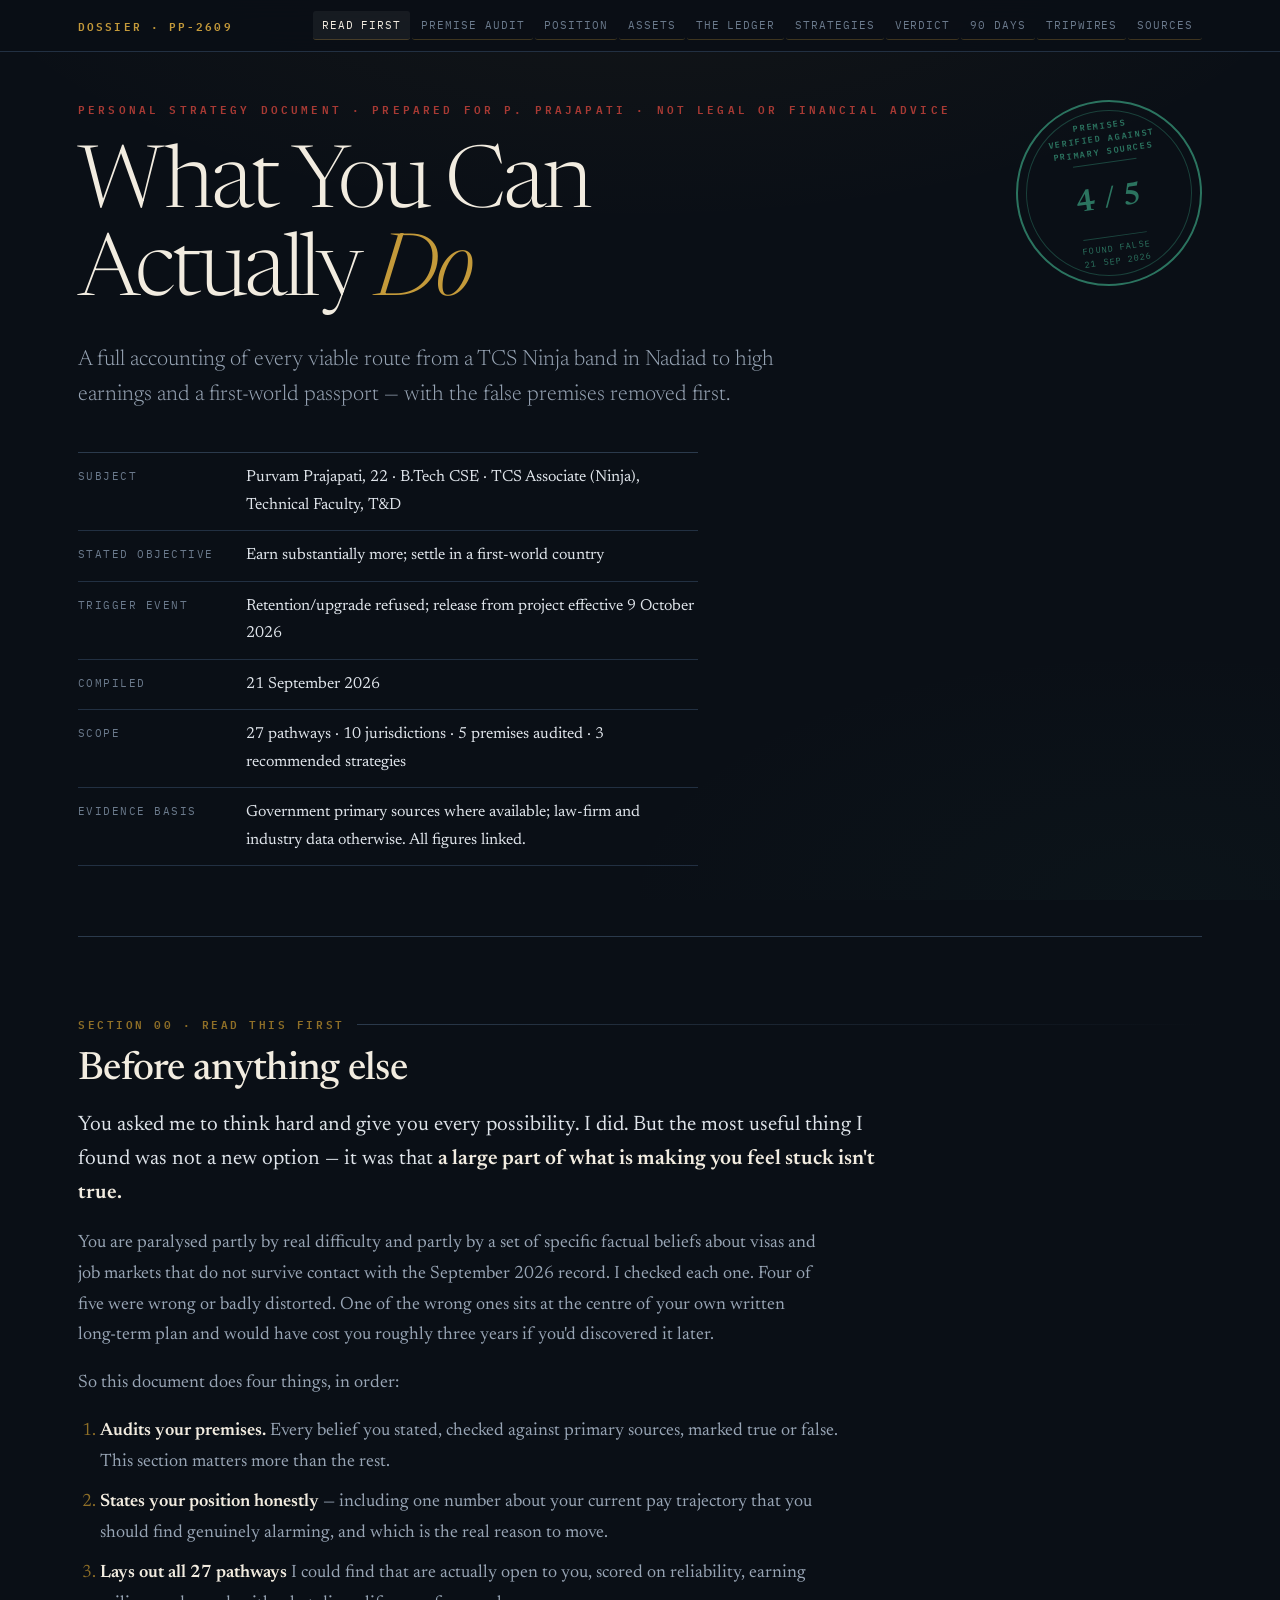
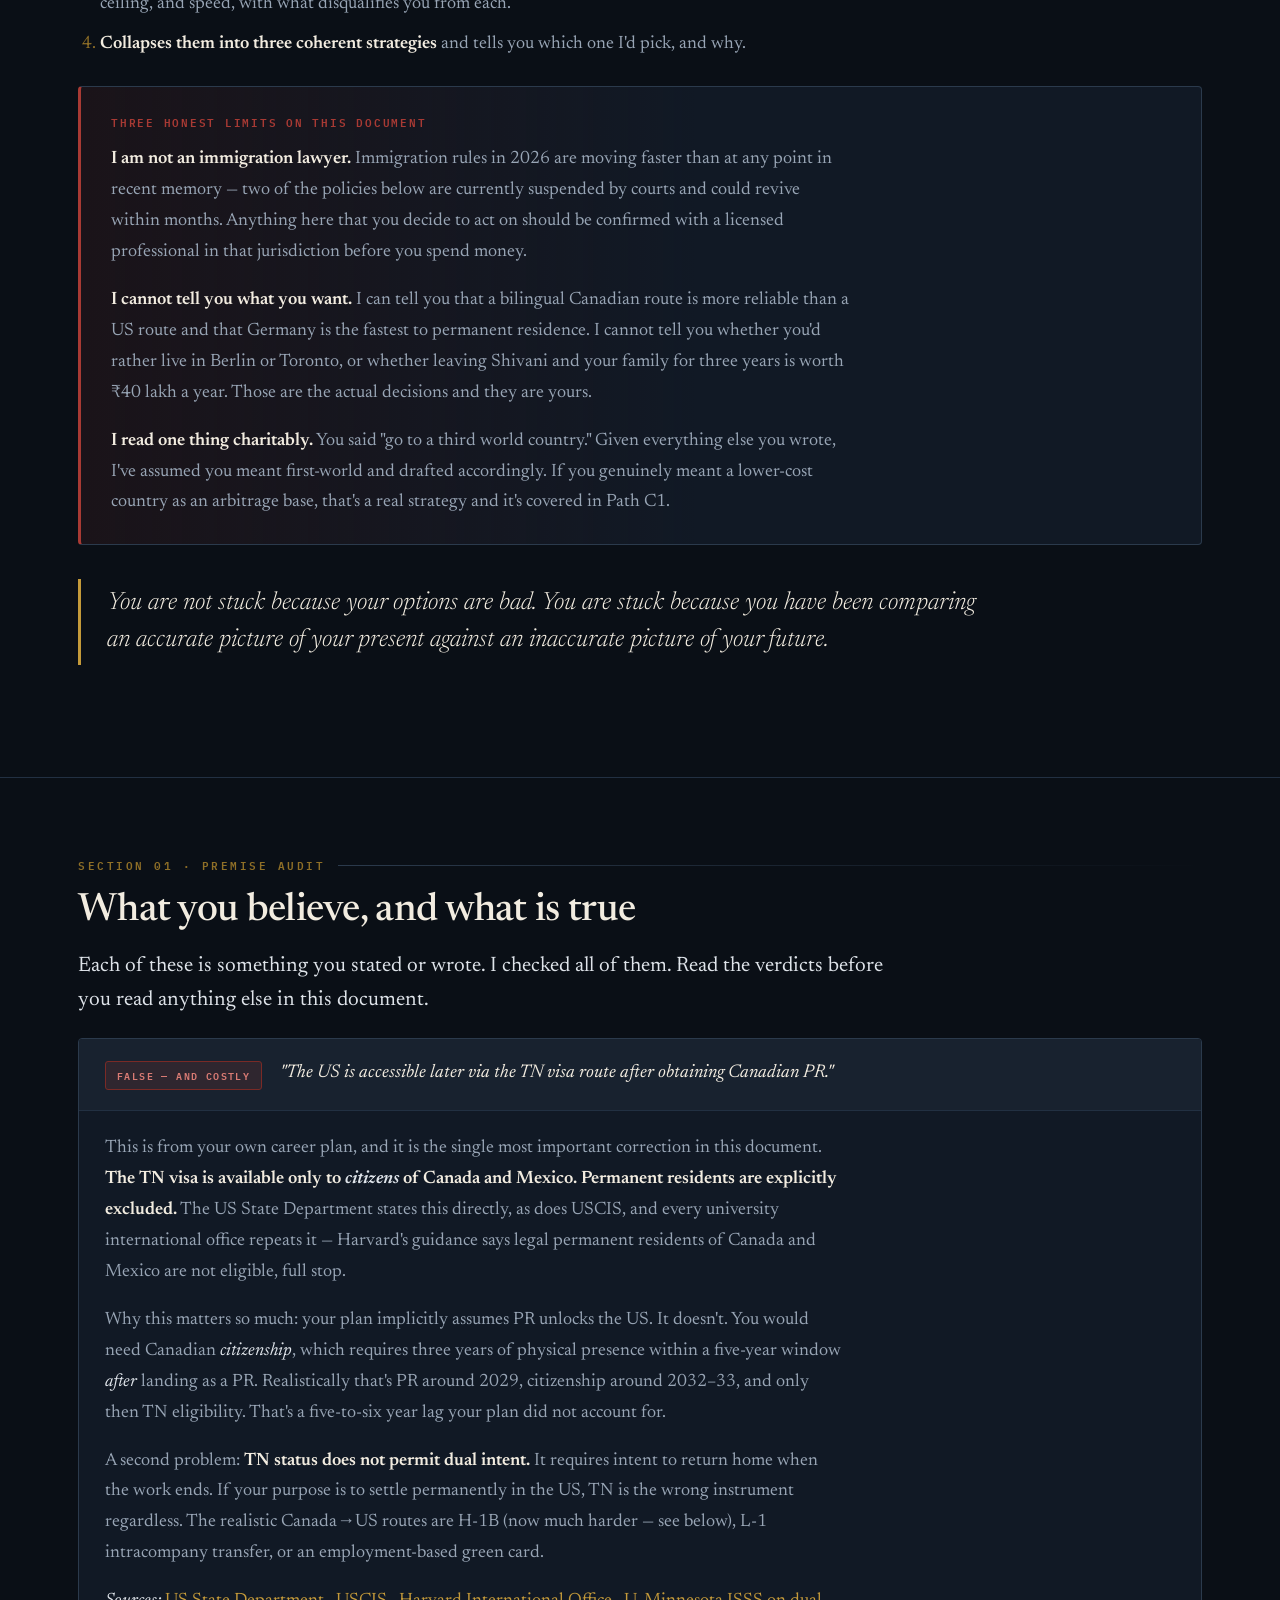
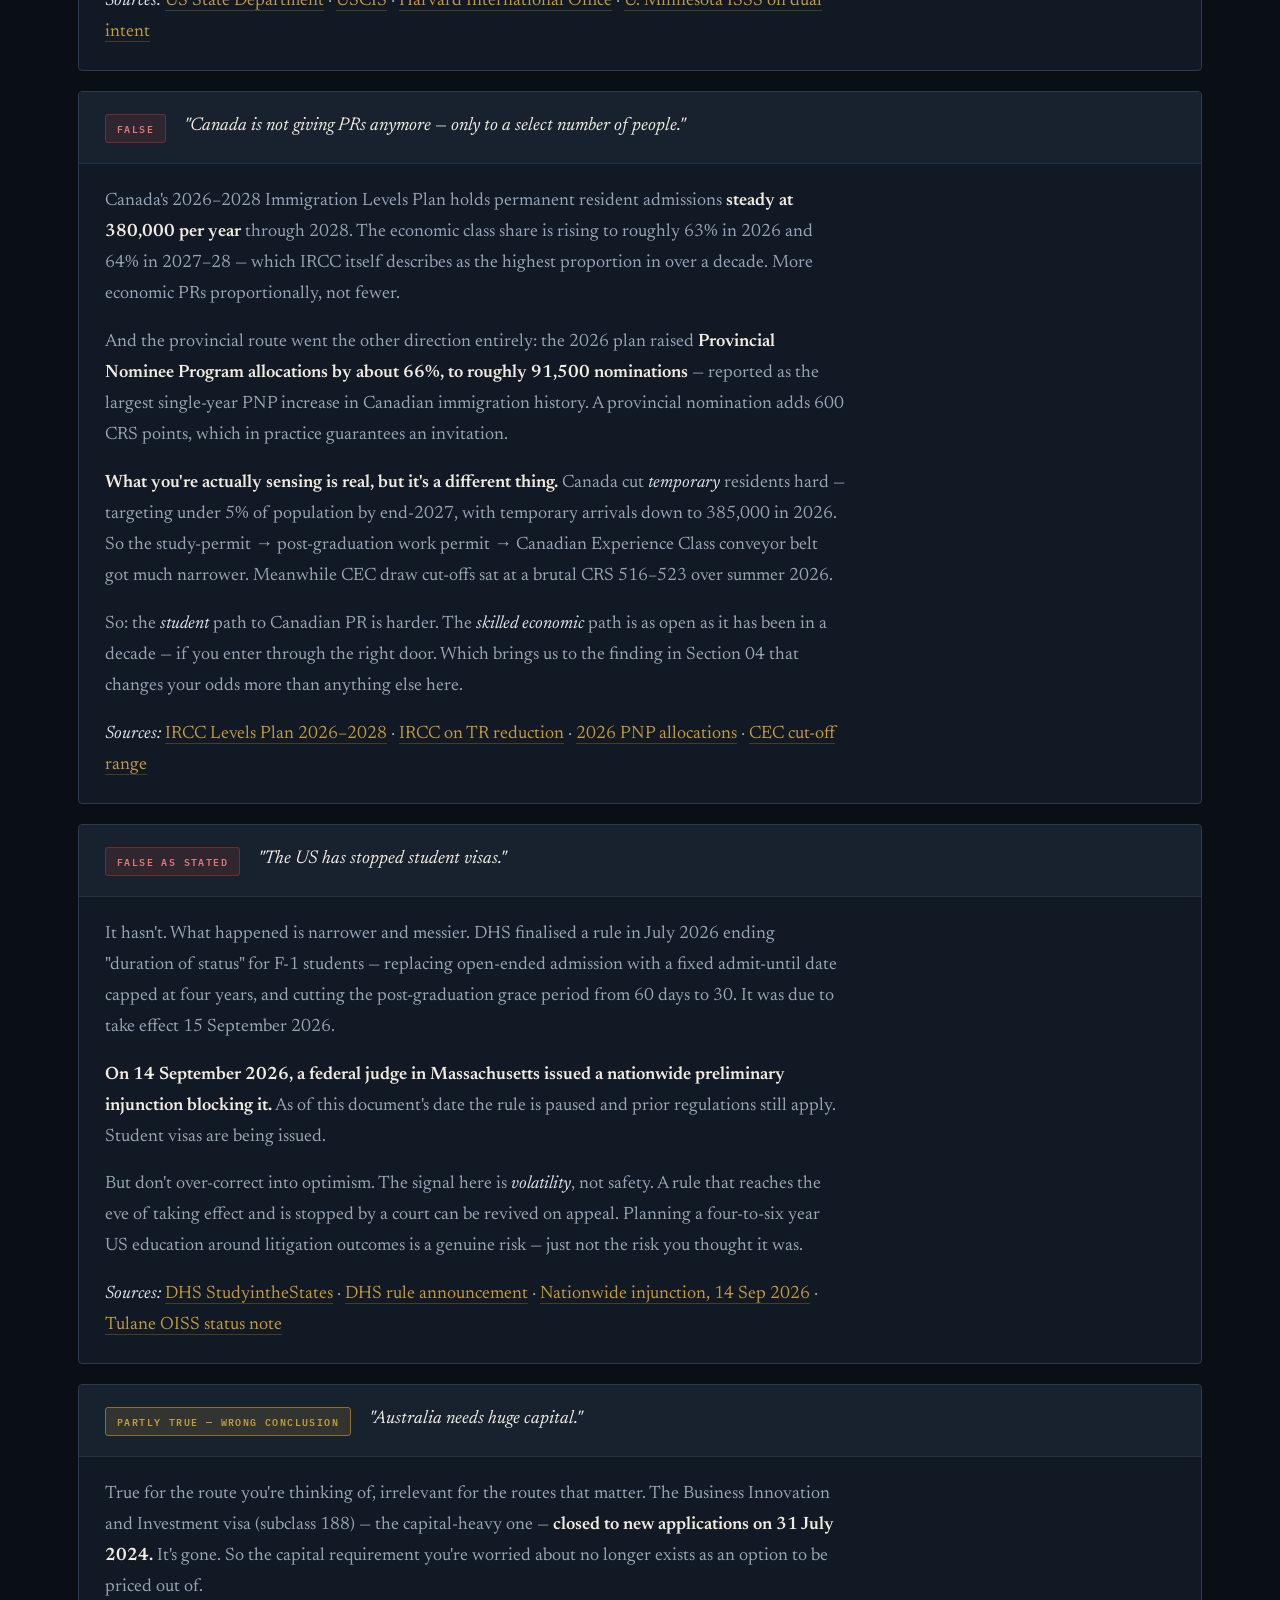
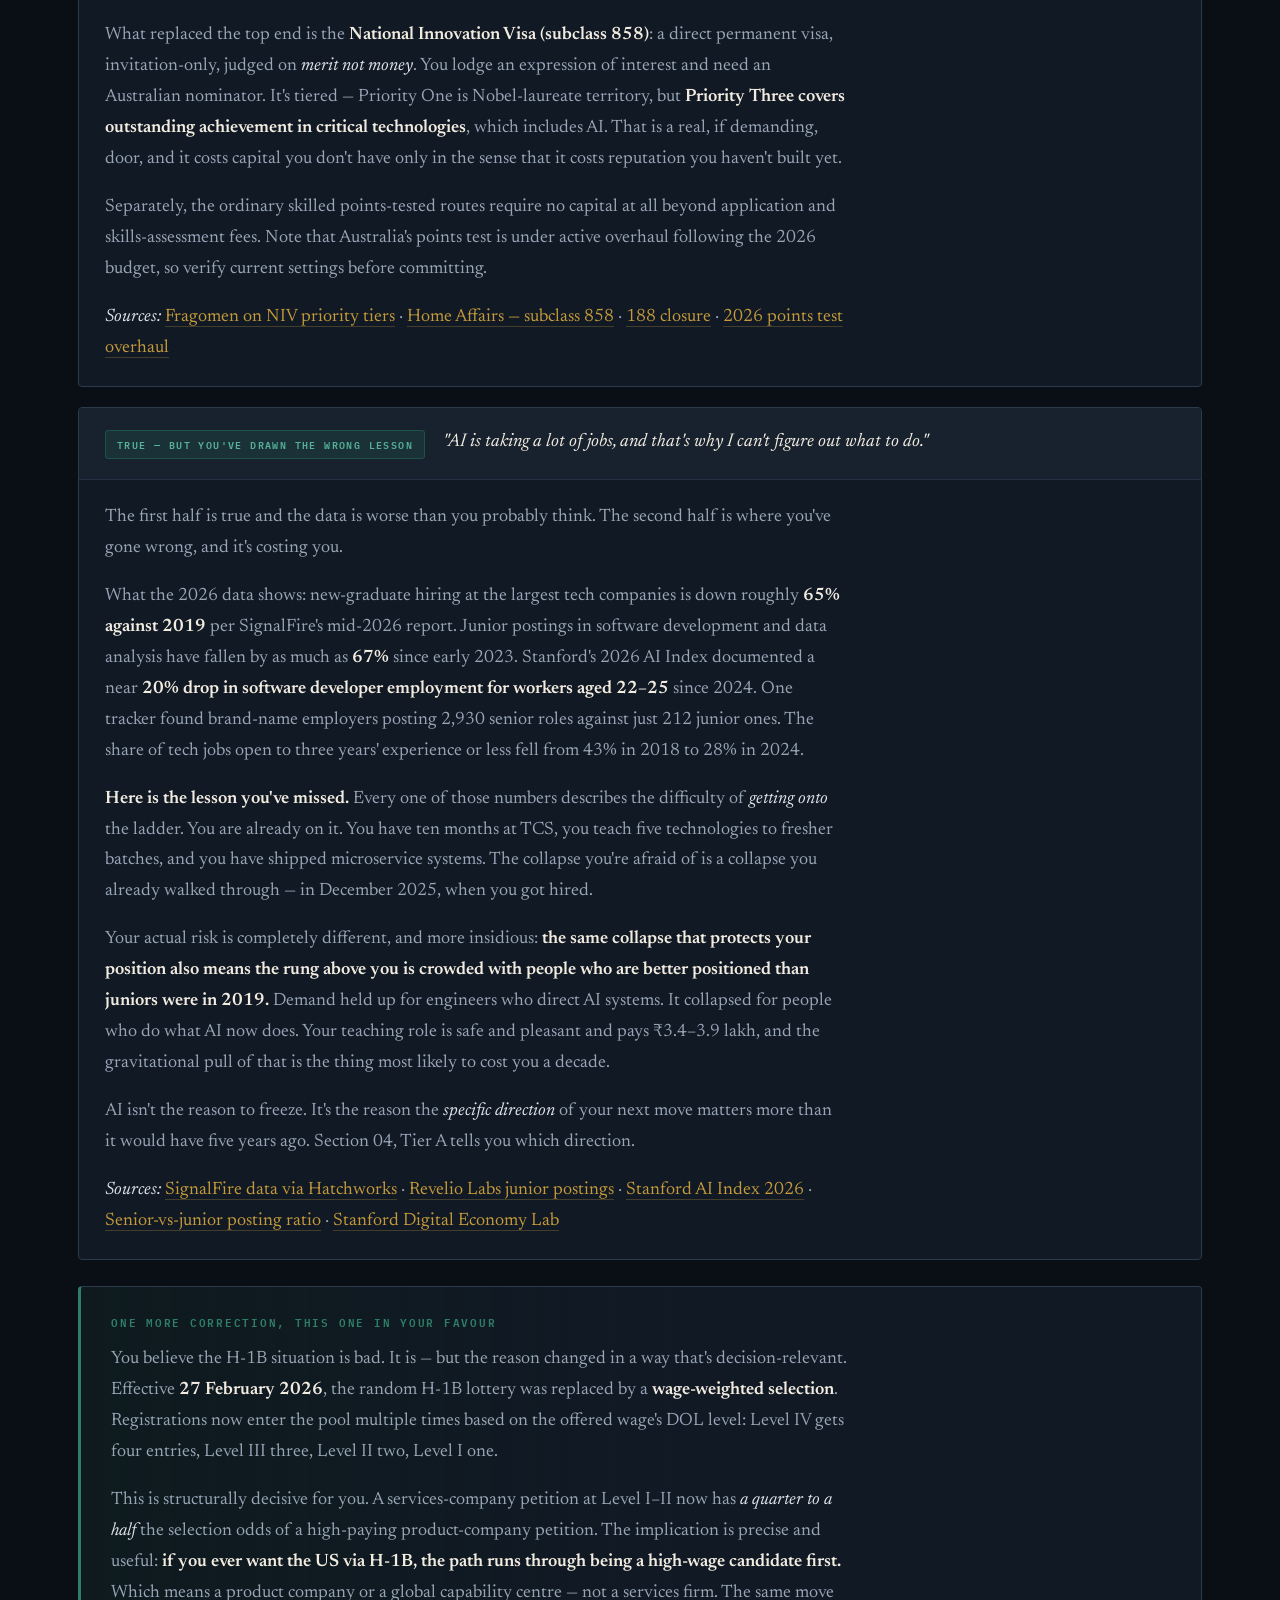
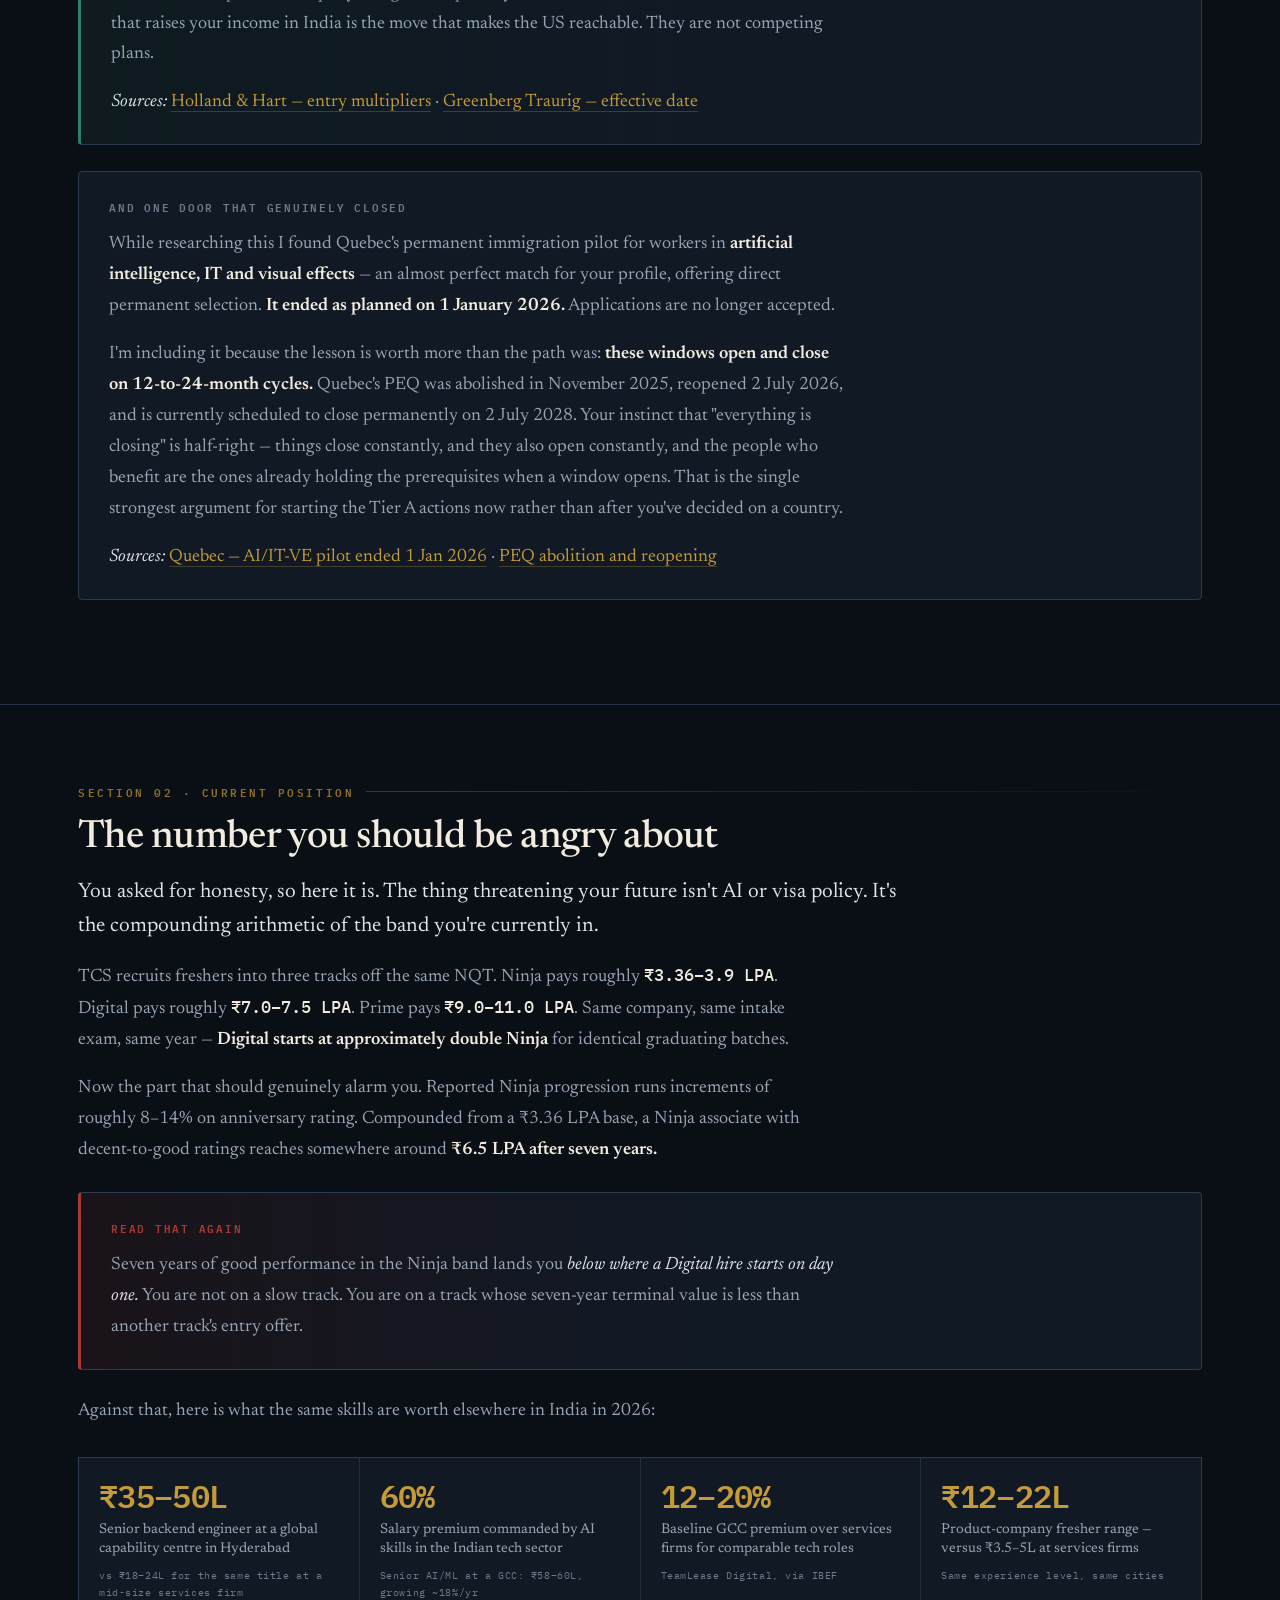
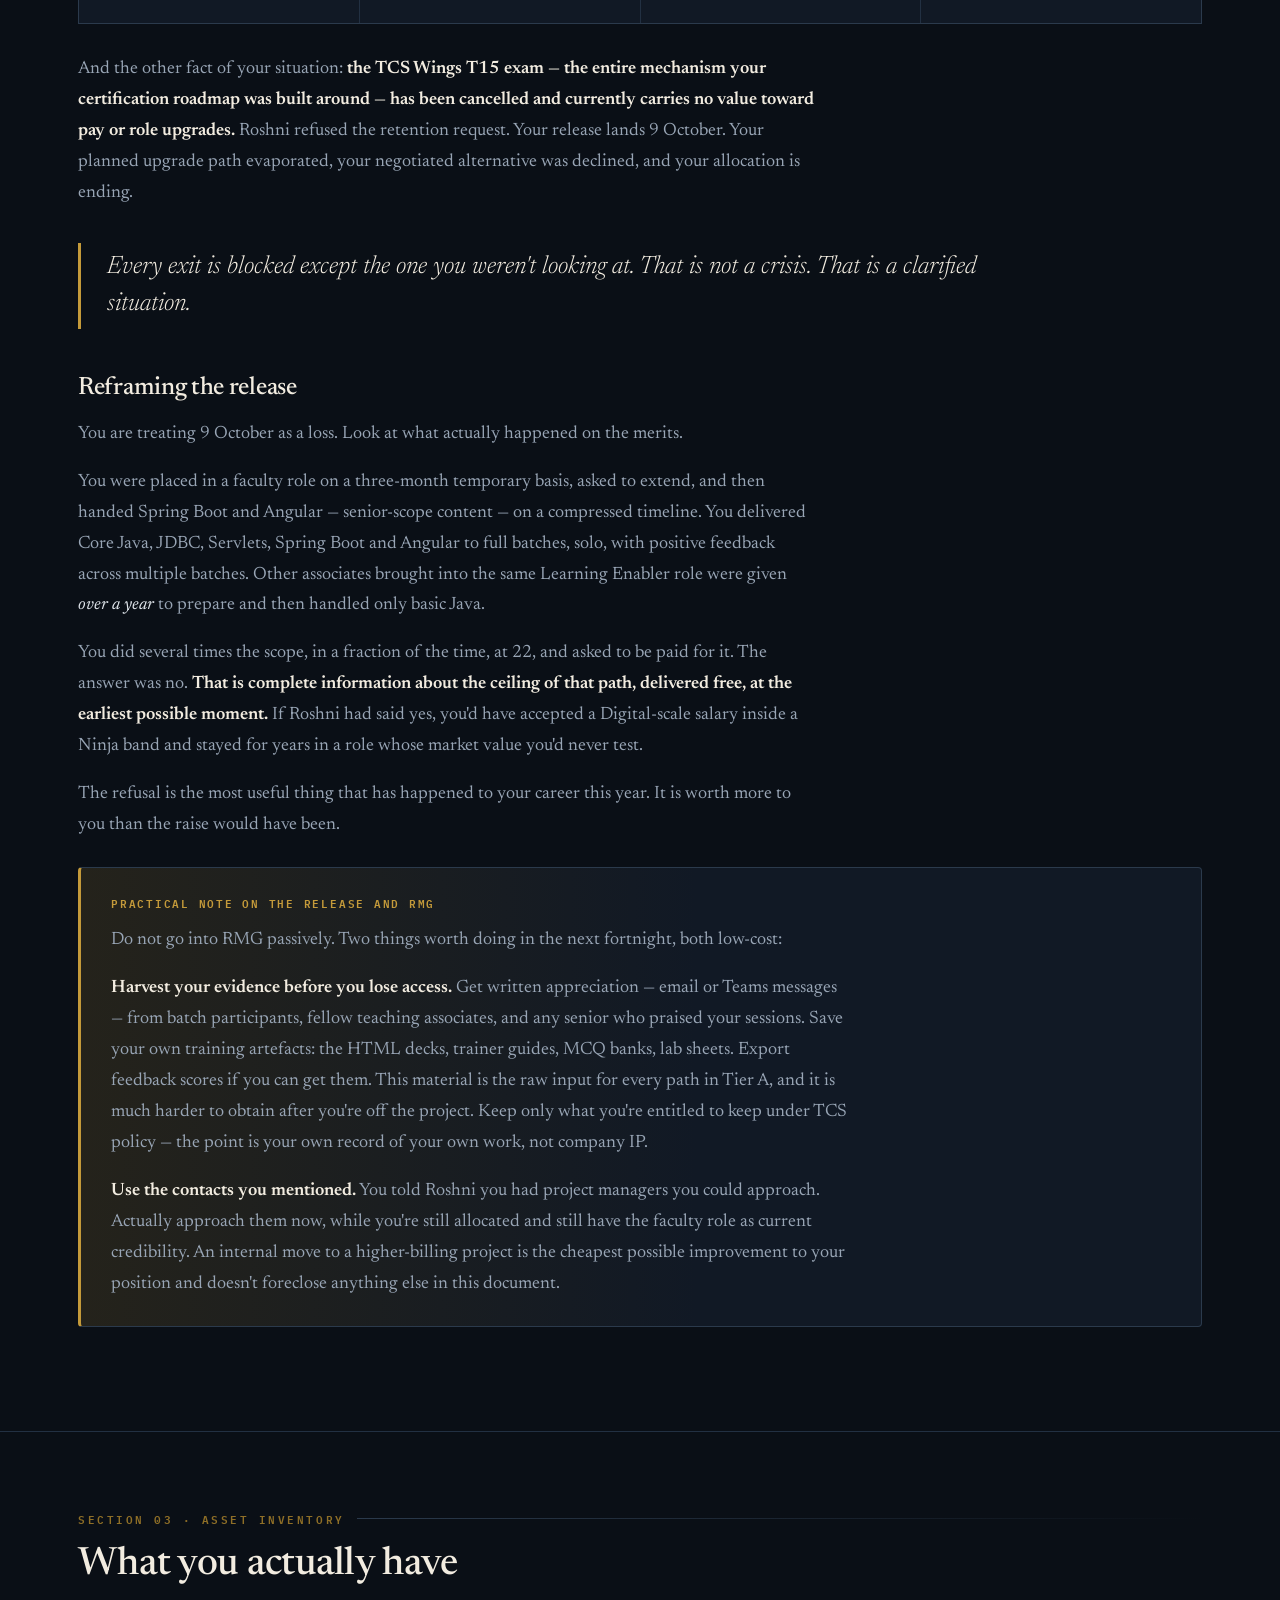
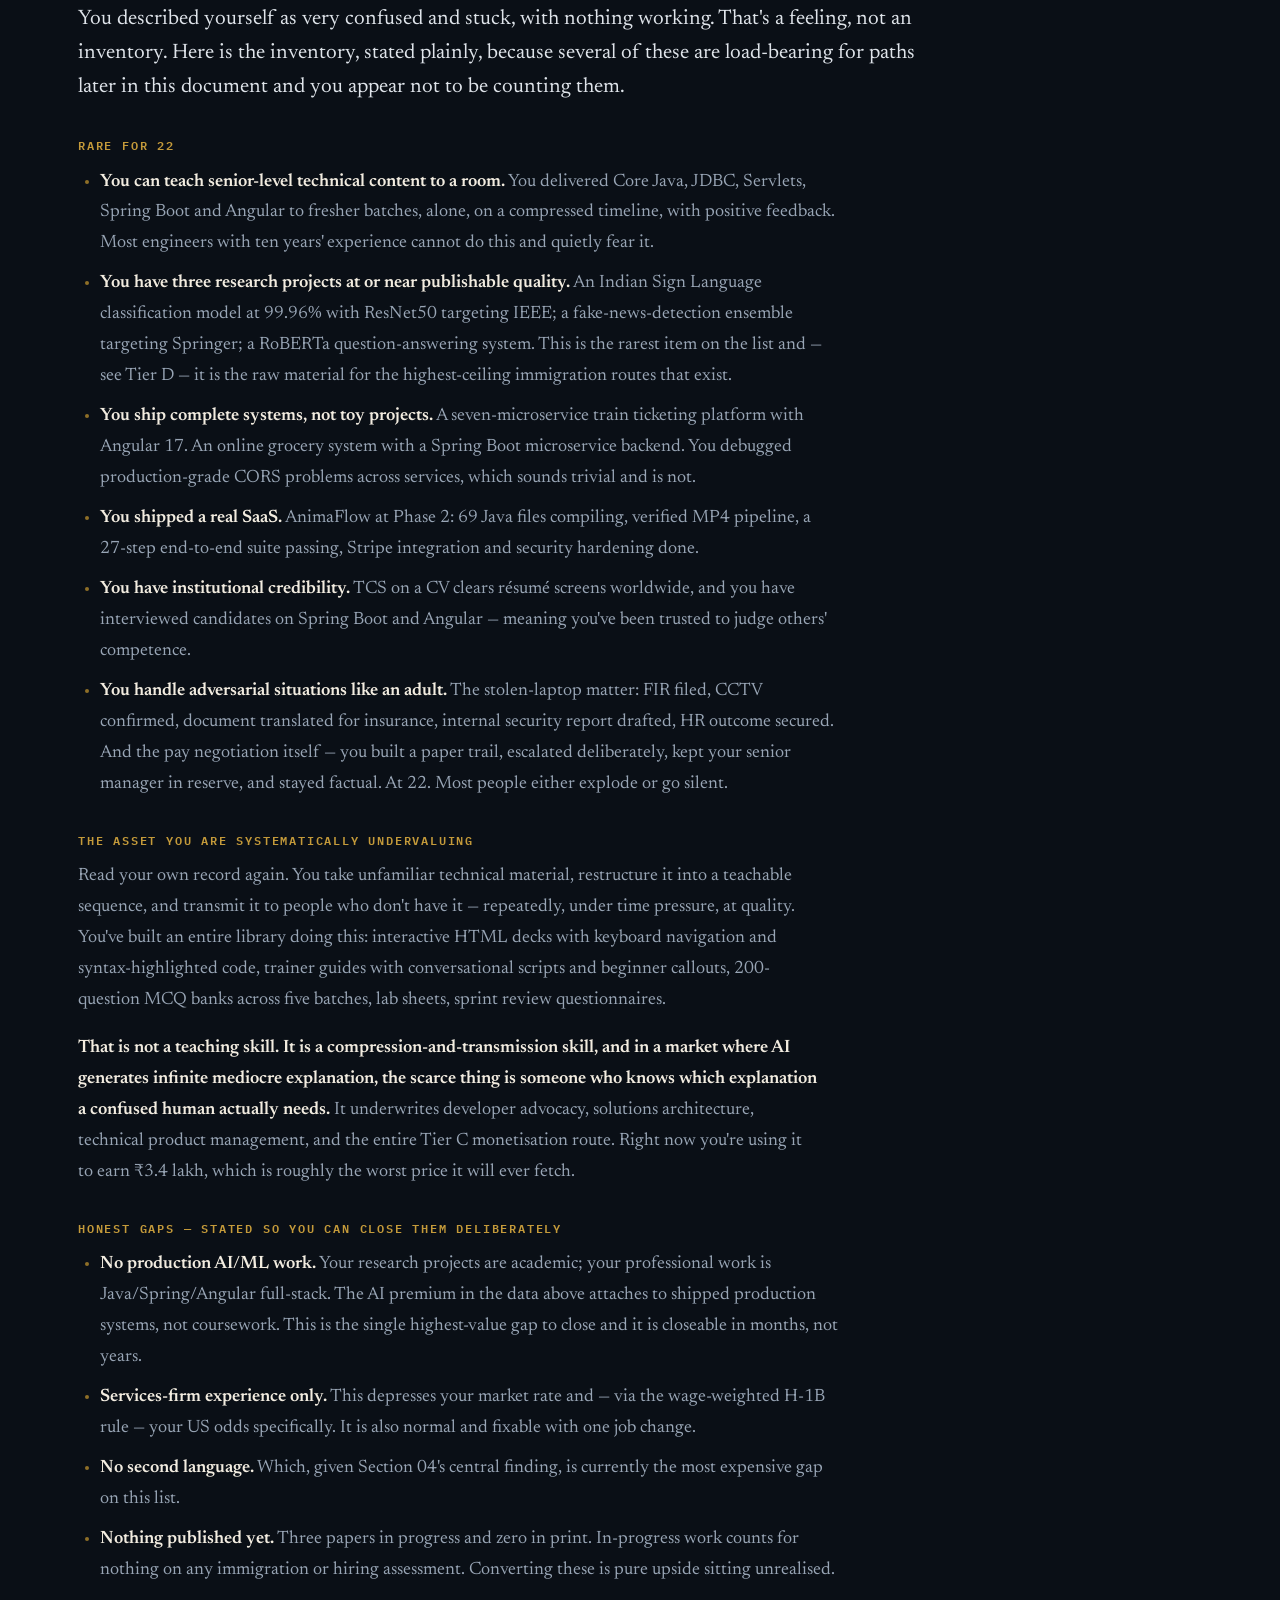
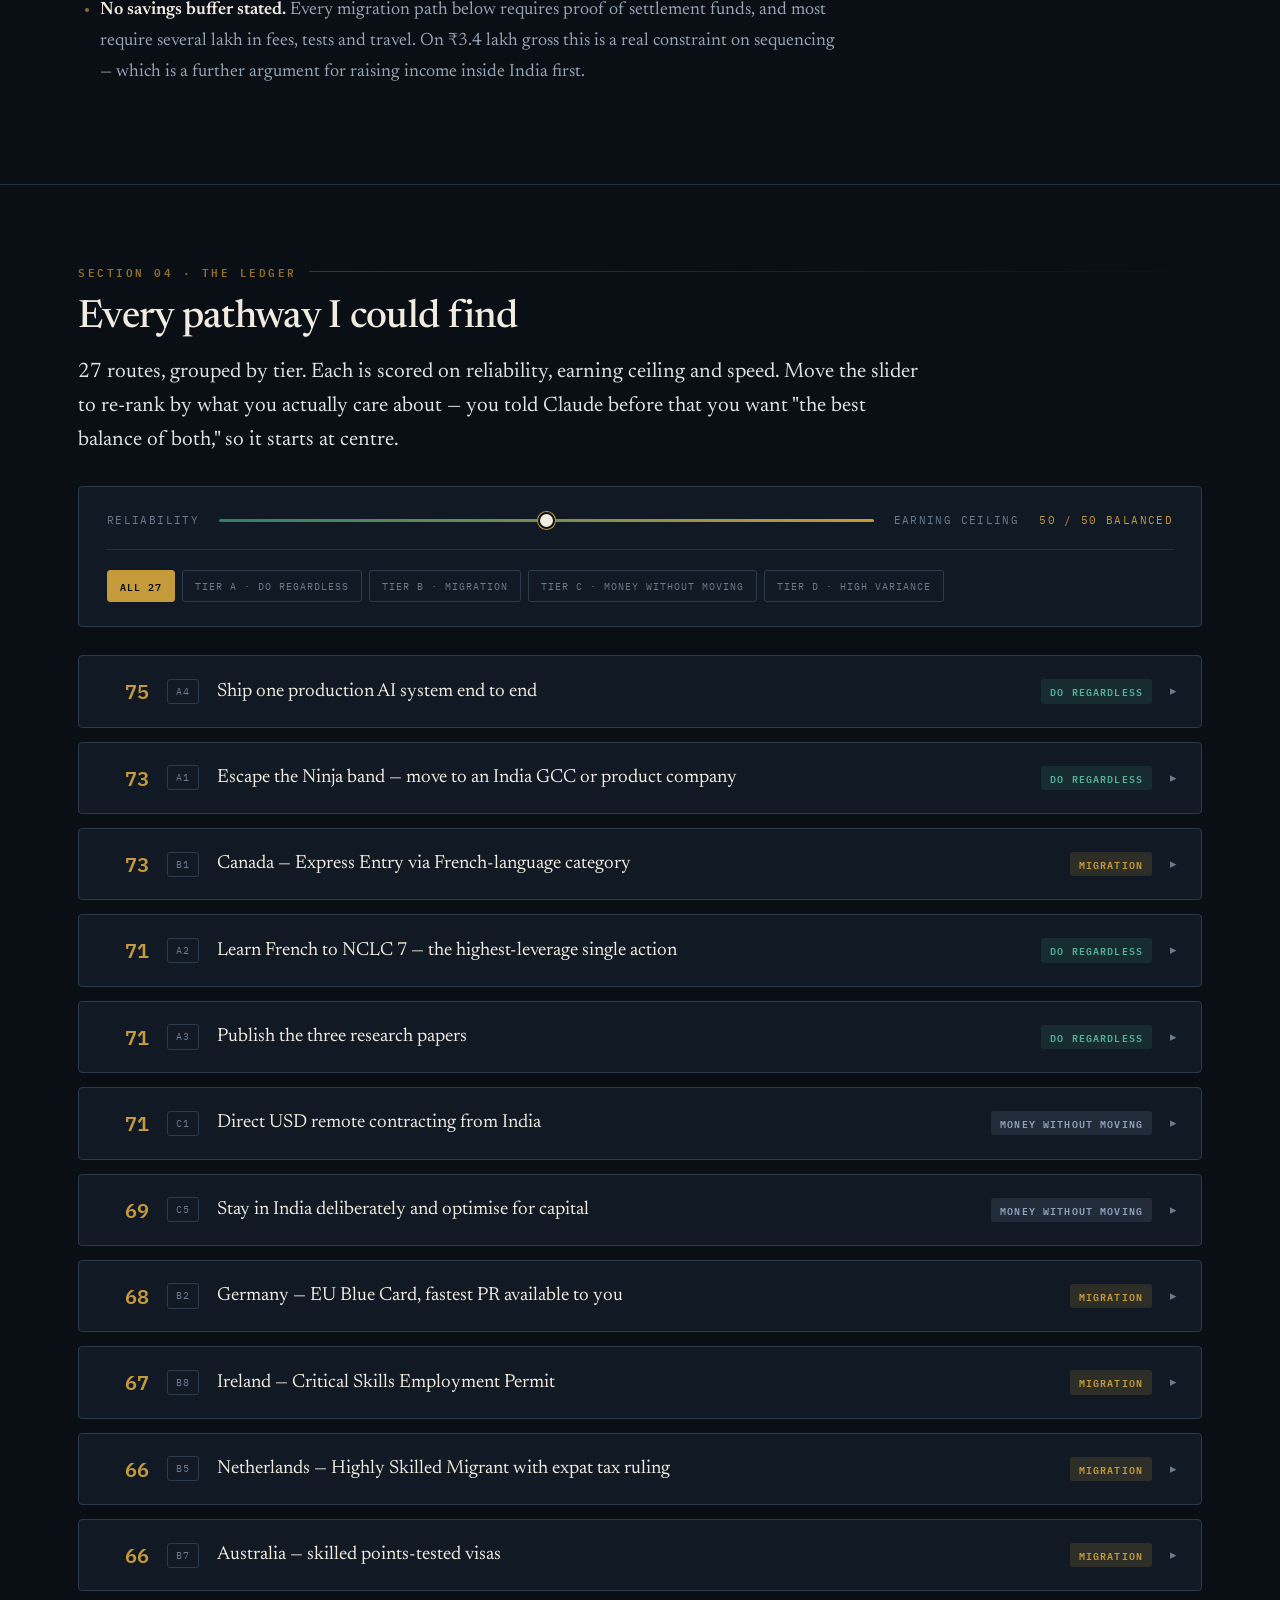
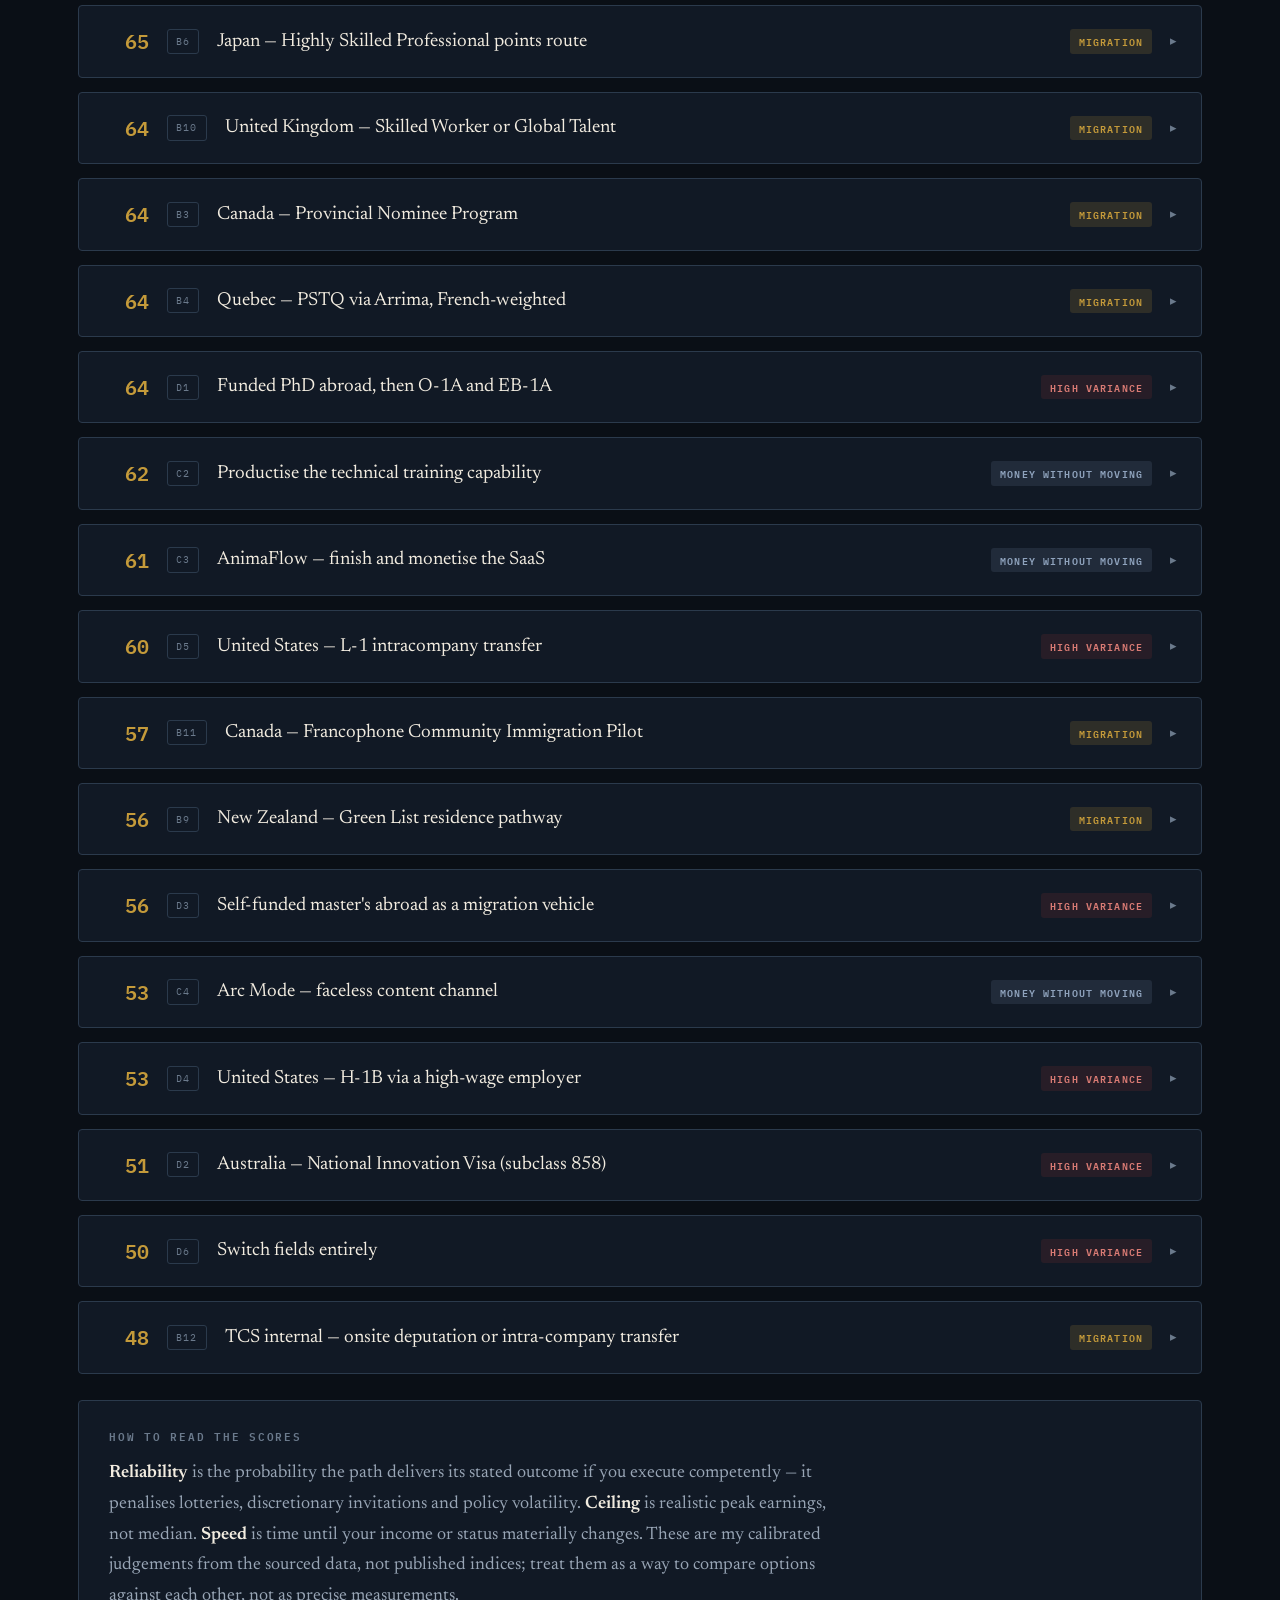
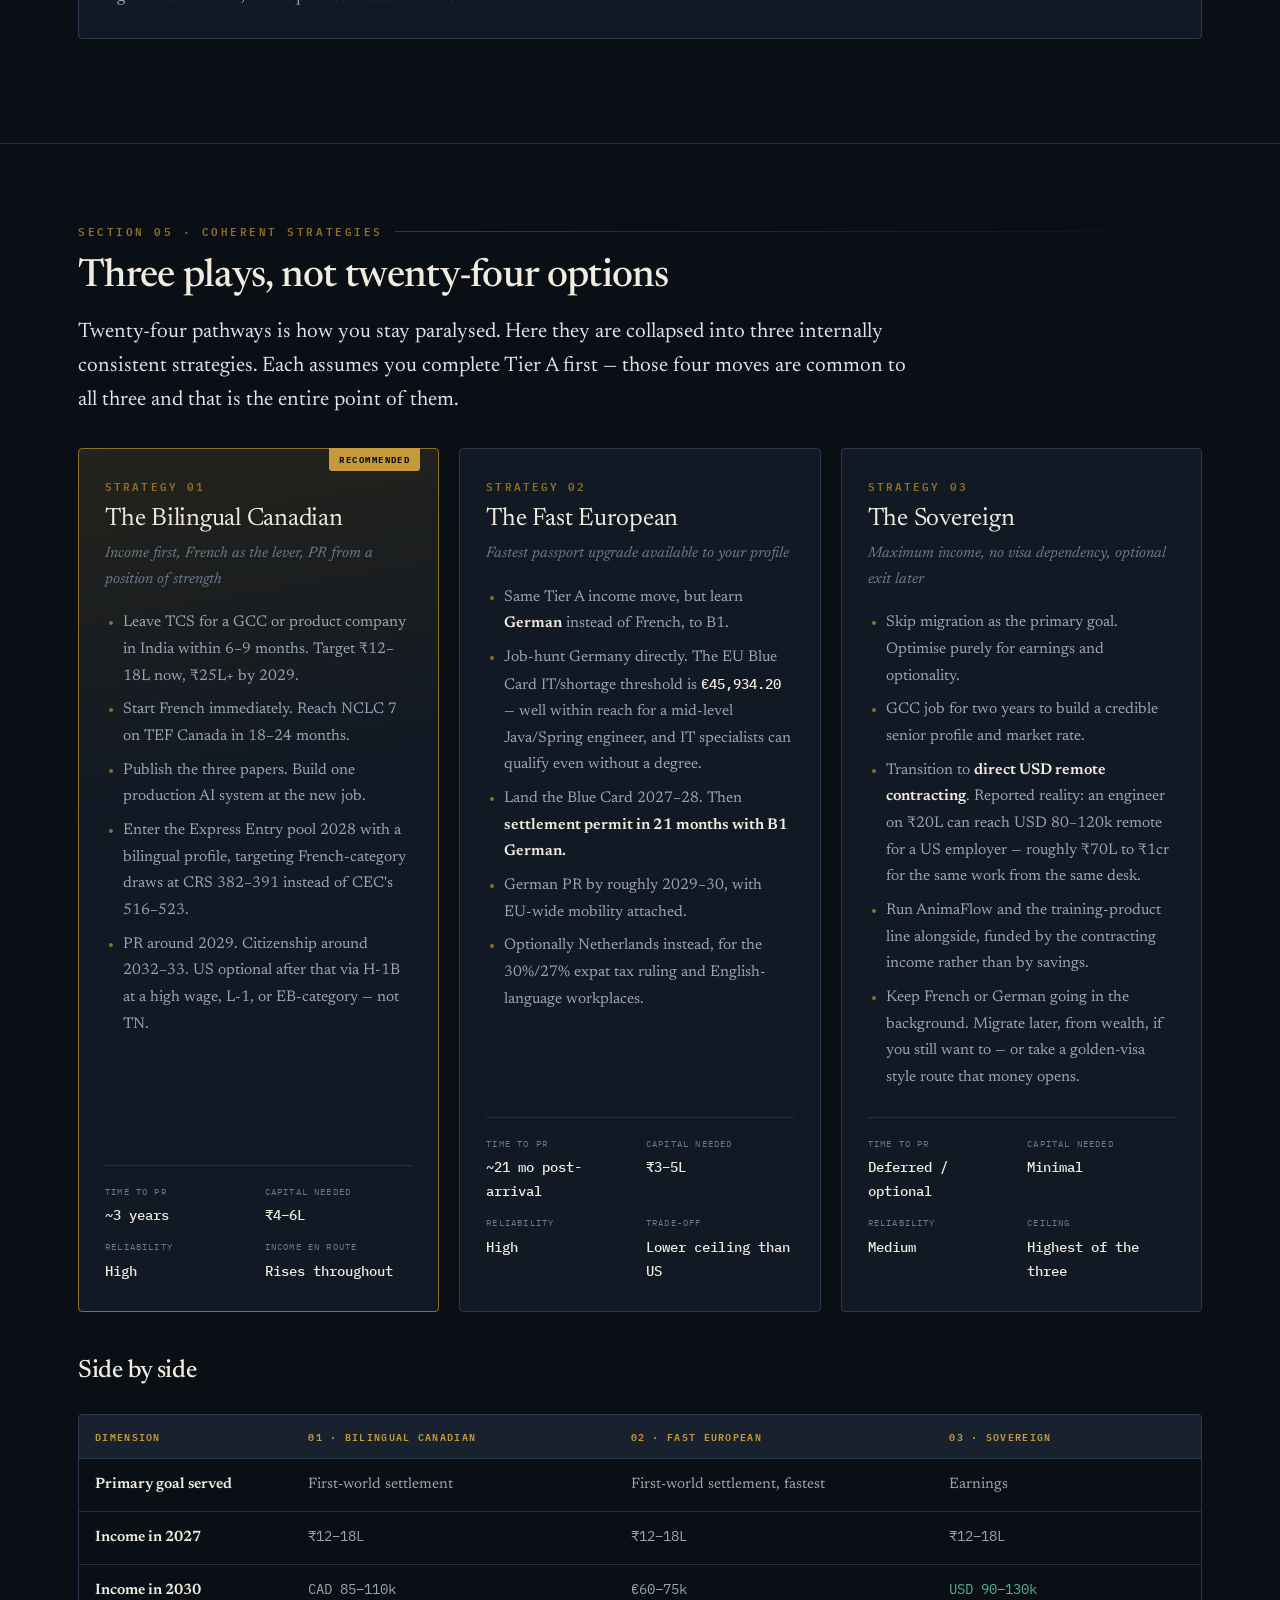
<file: career-strategy-dossier.html>
<!DOCTYPE html>
<html lang="en">
<head>
<meta charset="UTF-8">
<meta name="viewport" content="width=device-width, initial-scale=1.0">
<title>Career Strategy Dossier — P. Prajapati — September 2026</title>
<link rel="preconnect" href="https://fonts.googleapis.com">
<link rel="preconnect" href="https://fonts.gstatic.com" crossorigin>
<link href="https://fonts.googleapis.com/css2?family=Newsreader:ital,opsz,wght@0,6..72,300;0,400;0,500;0,600;0,700;1,6..72,400&family=IBM+Plex+Mono:wght@400;500;600&display=swap" rel="stylesheet">
<style>
:root{
  --ink:#0a0f16;
  --ink-2:#111925;
  --ink-3:#18222f;
  --ink-4:#1f2c3b;
  --paper:#f2ece0;
  --paper-2:#e6dece;
  --rule:#2b3a4c;
  --rule-soft:#223042;
  --brass:#c49a3a;
  --brass-dim:#8f6f27;
  --brass-glow:rgba(196,154,58,.14);
  --seal:#2f7f68;
  --seal-dim:#1d5344;
  --crimson:#a83a34;
  --crimson-dim:#7a2a26;
  --text:#dfe4ea;
  --text-dim:#98a5b5;
  --text-faint:#6b7a8c;
  --serif:'Newsreader',Georgia,'Times New Roman',serif;
  --mono:'IBM Plex Mono',ui-monospace,'SF Mono',Menlo,monospace;
}
*{box-sizing:border-box;margin:0;padding:0}
html{scroll-behavior:smooth;scroll-padding-top:74px}
body{
  background:var(--ink);
  color:var(--text);
  font-family:var(--serif);
  font-size:18px;
  line-height:1.72;
  -webkit-font-smoothing:antialiased;
  background-image:
    radial-gradient(ellipse 80% 50% at 50% -10%,rgba(196,154,58,.055),transparent 70%),
    radial-gradient(ellipse 60% 40% at 90% 100%,rgba(47,127,104,.045),transparent 70%);
  background-attachment:fixed;
}

/* ---------- top bar ---------- */
.topbar{
  position:fixed;top:0;left:0;right:0;z-index:100;
  background:rgba(10,15,22,.93);
  backdrop-filter:blur(14px);
  border-bottom:1px solid var(--rule-soft);
}
.topbar-inner{
  max-width:1180px;margin:0 auto;padding:11px 28px;
  display:flex;align-items:center;gap:22px;
}
.tb-mark{
  font-family:var(--mono);font-size:10.5px;letter-spacing:.2em;
  color:var(--brass);text-transform:uppercase;white-space:nowrap;font-weight:600;
}
.tb-nav{display:flex;gap:2px;flex-wrap:wrap;margin-left:auto}
.tb-nav a{
  font-family:var(--mono);font-size:10.5px;letter-spacing:.09em;
  color:var(--text-faint);text-decoration:none;text-transform:uppercase;
  padding:5px 9px;border-radius:3px;transition:all .16s;white-space:nowrap;
}
.tb-nav a:hover{color:var(--brass);background:var(--brass-glow)}
.tb-nav a.on{color:var(--paper);background:rgba(255,255,255,.055)}
.progress{position:fixed;top:0;left:0;height:2px;background:linear-gradient(90deg,var(--brass),var(--seal));z-index:101;width:0;transition:width .1s linear}

/* ---------- layout ---------- */
.wrap{max-width:1180px;margin:0 auto;padding:0 28px}
section{padding:78px 0;border-bottom:1px solid var(--rule-soft)}
section:last-of-type{border-bottom:none}

.sec-label{
  font-family:var(--mono);font-size:10.5px;letter-spacing:.24em;
  color:var(--brass-dim);text-transform:uppercase;margin-bottom:14px;
  display:flex;align-items:center;gap:12px;font-weight:600;
}
.sec-label::after{content:'';flex:1;height:1px;background:linear-gradient(90deg,var(--rule),transparent)}
h2{
  font-family:var(--serif);font-size:39px;font-weight:500;line-height:1.16;
  letter-spacing:-.018em;color:var(--paper);margin-bottom:16px;
}
h3{
  font-family:var(--serif);font-size:25px;font-weight:500;line-height:1.28;
  color:var(--paper);margin:44px 0 14px;letter-spacing:-.012em;
}
h4{
  font-family:var(--mono);font-size:12px;font-weight:600;letter-spacing:.15em;
  text-transform:uppercase;color:var(--brass);margin:30px 0 11px;
}
p{margin-bottom:17px;color:var(--text-dim);max-width:74ch}
p.lead{font-size:21px;line-height:1.62;color:var(--text);max-width:70ch}
strong{color:var(--paper);font-weight:600}
em{color:var(--text);font-style:italic}
a{color:var(--brass);text-decoration:none;border-bottom:1px solid rgba(196,154,58,.28)}
a:hover{border-bottom-color:var(--brass)}
ul,ol{margin:0 0 18px 22px;color:var(--text-dim);max-width:74ch}
li{margin-bottom:9px}
li::marker{color:var(--brass-dim)}
.num{font-family:var(--mono);font-size:.93em;color:var(--paper);font-weight:500}

/* ---------- cover ---------- */
.cover{
  min-height:100vh;display:flex;flex-direction:column;justify-content:center;
  padding:100px 0 70px;position:relative;border-bottom:1px solid var(--rule);
}
.cover-grid{display:grid;grid-template-columns:1fr auto;gap:54px;align-items:start}
.cover-class{
  font-family:var(--mono);font-size:10.5px;letter-spacing:.3em;color:var(--crimson);
  text-transform:uppercase;margin-bottom:26px;font-weight:600;
}
h1{
  font-family:var(--serif);font-size:clamp(44px,7.4vw,86px);font-weight:300;
  line-height:1.02;letter-spacing:-.036em;color:var(--paper);margin-bottom:24px;
}
h1 .it{font-style:italic;color:var(--brass)}
.cover-sub{
  font-size:22px;line-height:1.56;color:var(--text-dim);max-width:60ch;
  margin-bottom:40px;font-weight:300;
}
.meta-tbl{border-top:1px solid var(--rule);max-width:620px}
.meta-row{
  display:grid;grid-template-columns:150px 1fr;gap:18px;
  padding:11px 0;border-bottom:1px solid var(--rule-soft);
}
.meta-k{font-family:var(--mono);font-size:10.5px;letter-spacing:.14em;color:var(--text-faint);text-transform:uppercase;padding-top:3px}
.meta-v{font-size:16px;color:var(--text)}

/* verification stamp */
.stamp{
  width:186px;height:186px;flex-shrink:0;position:relative;
  border:2.5px solid var(--seal);border-radius:50%;
  display:flex;flex-direction:column;align-items:center;justify-content:center;
  transform:rotate(-8deg);opacity:.9;
}
.stamp::before{
  content:'';position:absolute;inset:8px;border:1px solid var(--seal);border-radius:50%;opacity:.5;
}
.stamp-top{
  font-family:var(--mono);font-size:8.5px;letter-spacing:.2em;color:var(--seal);
  text-transform:uppercase;text-align:center;line-height:1.5;padding:0 22px;font-weight:600;
}
.stamp-mid{
  font-family:var(--serif);font-size:31px;color:var(--seal);font-weight:600;
  margin:5px 0;letter-spacing:.03em;
}
.stamp-bot{
  font-family:var(--mono);font-size:8.5px;letter-spacing:.14em;color:var(--seal);
  text-transform:uppercase;text-align:center;line-height:1.5;padding:0 18px;
}
.stamp-rule{width:64px;height:1px;background:var(--seal);opacity:.55;margin:5px 0}

/* ---------- callouts ---------- */
.box{
  background:var(--ink-2);border:1px solid var(--rule);border-radius:4px;
  padding:26px 30px;margin:26px 0;
}
.box p:last-child{margin-bottom:0}
.box-t{
  font-family:var(--mono);font-size:11px;letter-spacing:.16em;text-transform:uppercase;
  margin-bottom:12px;font-weight:600;
}
.box.brass{border-left:3px solid var(--brass);background:linear-gradient(90deg,var(--brass-glow),var(--ink-2) 55%)}
.box.brass .box-t{color:var(--brass)}
.box.seal{border-left:3px solid var(--seal);background:linear-gradient(90deg,rgba(47,127,104,.1),var(--ink-2) 55%)}
.box.seal .box-t{color:var(--seal)}
.box.crimson{border-left:3px solid var(--crimson);background:linear-gradient(90deg,rgba(168,58,52,.1),var(--ink-2) 55%)}
.box.crimson .box-t{color:var(--crimson)}
.box.plain .box-t{color:var(--text-faint)}

/* ---------- premise audit ---------- */
.premise{
  border:1px solid var(--rule);border-radius:4px;margin:20px 0;
  background:var(--ink-2);overflow:hidden;
}
.premise-h{
  padding:20px 26px;display:flex;align-items:flex-start;gap:18px;
  border-bottom:1px solid var(--rule-soft);background:var(--ink-3);
}
.verdict{
  font-family:var(--mono);font-size:10px;letter-spacing:.14em;font-weight:600;
  text-transform:uppercase;padding:5px 11px;border-radius:3px;white-space:nowrap;
  flex-shrink:0;margin-top:2px;
}
.v-false{background:rgba(168,58,52,.16);color:#d97b74;border:1px solid var(--crimson-dim)}
.v-part{background:rgba(196,154,58,.15);color:var(--brass);border:1px solid var(--brass-dim)}
.v-true{background:rgba(47,127,104,.16);color:#54b096;border:1px solid var(--seal-dim)}
.premise-q{font-size:18.5px;color:var(--paper);font-style:italic;line-height:1.5}
.premise-b{padding:22px 26px}
.premise-b p:last-child{margin-bottom:0}

/* ---------- tables ---------- */
.tbl-wrap{overflow-x:auto;margin:26px 0;border:1px solid var(--rule);border-radius:4px}
table{width:100%;border-collapse:collapse;font-size:15px;min-width:660px}
thead th{
  background:var(--ink-3);font-family:var(--mono);font-size:10px;letter-spacing:.13em;
  text-transform:uppercase;color:var(--brass);font-weight:600;text-align:left;
  padding:13px 16px;border-bottom:1px solid var(--rule);white-space:nowrap;
}
tbody td{padding:13px 16px;border-bottom:1px solid var(--rule-soft);color:var(--text-dim);vertical-align:top}
tbody tr:last-child td{border-bottom:none}
tbody tr:hover{background:rgba(255,255,255,.022)}
td .mono,.mono{font-family:var(--mono);font-size:13.5px}
.pos{color:#54b096}
.neg{color:#d97b74}
.warn{color:var(--brass)}

/* ---------- ledger ---------- */
.ledger-ctl{
  background:var(--ink-2);border:1px solid var(--rule);border-radius:4px;
  padding:24px 28px;margin:28px 0;
}
.slider-row{display:flex;align-items:center;gap:20px;flex-wrap:wrap}
.slider-lab{
  font-family:var(--mono);font-size:10.5px;letter-spacing:.13em;text-transform:uppercase;
  color:var(--text-faint);white-space:nowrap;
}
input[type=range]{
  flex:1;min-width:220px;-webkit-appearance:none;appearance:none;height:3px;
  background:linear-gradient(90deg,var(--seal),var(--brass));border-radius:2px;outline:none;
}
input[type=range]::-webkit-slider-thumb{
  -webkit-appearance:none;width:17px;height:17px;border-radius:50%;
  background:var(--paper);border:2px solid var(--ink);cursor:pointer;
  box-shadow:0 0 0 1px var(--brass);
}
input[type=range]::-moz-range-thumb{
  width:17px;height:17px;border-radius:50%;background:var(--paper);
  border:2px solid var(--ink);cursor:pointer;box-shadow:0 0 0 1px var(--brass);
}
.filter-row{display:flex;gap:7px;flex-wrap:wrap;margin-top:20px;padding-top:20px;border-top:1px solid var(--rule-soft)}
.chip{
  font-family:var(--mono);font-size:10px;letter-spacing:.1em;text-transform:uppercase;
  padding:6px 12px;border:1px solid var(--rule);border-radius:3px;
  background:transparent;color:var(--text-faint);cursor:pointer;transition:all .15s;
}
.chip:hover{border-color:var(--brass-dim);color:var(--brass)}
.chip.on{background:var(--brass);border-color:var(--brass);color:var(--ink);font-weight:600}

.path{
  border:1px solid var(--rule);border-radius:4px;background:var(--ink-2);
  margin:14px 0;overflow:hidden;transition:border-color .18s;
}
.path:hover{border-color:var(--rule)}
.path-h{
  padding:18px 24px;display:flex;align-items:center;gap:18px;cursor:pointer;
  user-select:none;transition:background .15s;
}
.path-h:hover{background:rgba(255,255,255,.025)}
.path-score{
  font-family:var(--mono);font-size:20px;font-weight:600;color:var(--brass);
  min-width:46px;text-align:right;
}
.path-id{
  font-family:var(--mono);font-size:10px;letter-spacing:.12em;color:var(--text-faint);
  border:1px solid var(--rule);padding:3px 8px;border-radius:3px;flex-shrink:0;
}
.path-name{font-size:19px;color:var(--paper);flex:1;line-height:1.35}
.path-tier{
  font-family:var(--mono);font-size:9.5px;letter-spacing:.12em;text-transform:uppercase;
  padding:4px 9px;border-radius:3px;white-space:nowrap;font-weight:600;
}
.t-a{background:rgba(47,127,104,.18);color:#54b096}
.t-b{background:rgba(196,154,58,.16);color:var(--brass)}
.t-c{background:rgba(120,140,170,.16);color:#8fa3bd}
.t-d{background:rgba(168,58,52,.15);color:#d97b74}
.path-caret{color:var(--text-faint);font-family:var(--mono);font-size:13px;transition:transform .2s}
.path.open .path-caret{transform:rotate(90deg)}
.path-b{display:none;padding:4px 24px 24px;border-top:1px solid var(--rule-soft)}
.path.open .path-b{display:block}
.path-grid{display:grid;grid-template-columns:repeat(auto-fit,minmax(178px,1fr));gap:1px;background:var(--rule-soft);margin:20px 0;border:1px solid var(--rule-soft)}
.pg-cell{background:var(--ink-2);padding:14px 16px}
.pg-k{font-family:var(--mono);font-size:9.5px;letter-spacing:.13em;text-transform:uppercase;color:var(--text-faint);margin-bottom:6px}
.pg-v{font-size:15.5px;color:var(--text);line-height:1.45}
.bars{display:flex;gap:22px;flex-wrap:wrap;margin:18px 0}
.bar-u{flex:1;min-width:150px}
.bar-lab{display:flex;justify-content:space-between;font-family:var(--mono);font-size:9.5px;letter-spacing:.11em;text-transform:uppercase;color:var(--text-faint);margin-bottom:6px}
.bar-trk{height:4px;background:var(--ink-4);border-radius:2px;overflow:hidden}
.bar-fil{height:100%;border-radius:2px}
.bar-fil.rel{background:var(--seal)}
.bar-fil.ceil{background:var(--brass)}
.bar-fil.spd{background:#6b8fb5}

/* ---------- strategy cards ---------- */
.strat-grid{display:grid;grid-template-columns:repeat(auto-fit,minmax(310px,1fr));gap:20px;margin:30px 0}
.strat{
  border:1px solid var(--rule);border-radius:4px;background:var(--ink-2);
  padding:28px 26px;display:flex;flex-direction:column;position:relative;
}
.strat.rec{border-color:var(--brass-dim);background:linear-gradient(170deg,var(--brass-glow),var(--ink-2) 40%)}
.strat-badge{
  position:absolute;top:-1px;right:18px;font-family:var(--mono);font-size:9px;
  letter-spacing:.16em;text-transform:uppercase;background:var(--brass);color:var(--ink);
  padding:4px 10px;border-radius:0 0 3px 3px;font-weight:700;
}
.strat-n{font-family:var(--mono);font-size:10.5px;letter-spacing:.2em;color:var(--brass-dim);text-transform:uppercase;margin-bottom:10px;font-weight:600}
.strat-t{font-family:var(--serif);font-size:25px;color:var(--paper);line-height:1.2;margin-bottom:6px;letter-spacing:-.01em}
.strat-tag{font-size:15px;color:var(--text-faint);font-style:italic;margin-bottom:18px}
.strat ul{margin:0 0 18px 18px;font-size:15.5px}
.strat li{margin-bottom:7px}
.strat-foot{margin-top:auto;padding-top:18px;border-top:1px solid var(--rule-soft);display:grid;grid-template-columns:1fr 1fr;gap:12px}
.sf-k{font-family:var(--mono);font-size:9px;letter-spacing:.13em;text-transform:uppercase;color:var(--text-faint);margin-bottom:4px}
.sf-v{font-family:var(--mono);font-size:14px;color:var(--paper);font-weight:500}

/* ---------- timeline ---------- */
.tl{margin:32px 0;border-left:1.5px solid var(--rule);padding-left:0}
.tl-item{position:relative;padding:0 0 34px 34px}
.tl-item::before{
  content:'';position:absolute;left:-6.5px;top:6px;width:11px;height:11px;
  border-radius:50%;background:var(--ink);border:2px solid var(--brass);
}
.tl-item.done::before{background:var(--seal);border-color:var(--seal)}
.tl-item:last-child{padding-bottom:0}
.tl-when{font-family:var(--mono);font-size:10.5px;letter-spacing:.15em;text-transform:uppercase;color:var(--brass);margin-bottom:7px;font-weight:600}
.tl-what{font-size:18.5px;color:var(--paper);margin-bottom:8px;line-height:1.42}
.tl-detail{font-size:16px;color:var(--text-dim);max-width:70ch}
.tl-detail p{margin-bottom:10px}
.tl-detail p:last-child{margin-bottom:0}

/* ---------- misc ---------- */
.pull{
  border-left:3px solid var(--brass);padding:6px 0 6px 26px;margin:34px 0;
  font-family:var(--serif);font-size:25px;line-height:1.48;color:var(--paper);
  font-style:italic;max-width:66ch;font-weight:300;
}
.stat-row{display:grid;grid-template-columns:repeat(auto-fit,minmax(168px,1fr));gap:1px;background:var(--rule-soft);margin:30px 0;border:1px solid var(--rule)}
.stat{background:var(--ink-2);padding:22px 20px}
.stat-n{font-family:var(--mono);font-size:32px;font-weight:600;color:var(--brass);line-height:1;margin-bottom:9px;letter-spacing:-.02em}
.stat-l{font-size:14px;color:var(--text-dim);line-height:1.42}
.stat-s{font-family:var(--mono);font-size:9.5px;color:var(--text-faint);margin-top:8px;letter-spacing:.06em}

.src-list{columns:2;column-gap:40px;font-size:14px;margin-top:22px}
.src-list li{margin-bottom:11px;break-inside:avoid;color:var(--text-faint);line-height:1.5}
.src-list a{font-size:13.5px}

footer{padding:60px 0 80px;text-align:center}
.foot-rule{width:74px;height:1px;background:var(--brass);margin:0 auto 26px;opacity:.5}
.foot-t{font-family:var(--mono);font-size:10.5px;letter-spacing:.2em;text-transform:uppercase;color:var(--text-faint);line-height:2}

@media(max-width:860px){
  body{font-size:17px}
  .cover-grid{grid-template-columns:1fr}
  .stamp{width:150px;height:150px;margin-top:10px}
  h2{font-size:31px}
  .src-list{columns:1}
  .tb-nav{display:none}
  .strat-foot{grid-template-columns:1fr}
  section{padding:56px 0}
}
</style>
</head>
<body>

<div class="progress" id="prog"></div>
<div class="topbar">
  <div class="topbar-inner">
    <div class="tb-mark">Dossier · PP-2609</div>
    <nav class="tb-nav" id="nav">
      <a href="#read">Read First</a>
      <a href="#premise">Premise Audit</a>
      <a href="#position">Position</a>
      <a href="#assets">Assets</a>
      <a href="#ledger">The Ledger</a>
      <a href="#strategy">Strategies</a>
      <a href="#verdict">Verdict</a>
      <a href="#plan">90 Days</a>
      <a href="#rules">Tripwires</a>
      <a href="#sources">Sources</a>
    </nav>
  </div>
</div>

<!-- ============ COVER ============ -->
<div class="wrap">
<div class="cover">
  <div class="cover-grid">
    <div>
      <div class="cover-class">Personal Strategy Document · Prepared for P. Prajapati · Not legal or financial advice</div>
      <h1>What You Can<br>Actually <span class="it">Do</span></h1>
      <p class="cover-sub">A full accounting of every viable route from a TCS Ninja band in Nadiad to high earnings and a first-world passport — with the false premises removed first.</p>
      <div class="meta-tbl">
        <div class="meta-row"><div class="meta-k">Subject</div><div class="meta-v">Purvam Prajapati, 22 · B.Tech CSE · TCS Associate (Ninja), Technical Faculty, T&amp;D</div></div>
        <div class="meta-row"><div class="meta-k">Stated Objective</div><div class="meta-v">Earn substantially more; settle in a first-world country</div></div>
        <div class="meta-row"><div class="meta-k">Trigger Event</div><div class="meta-v">Retention/upgrade refused; release from project effective 9 October 2026</div></div>
        <div class="meta-row"><div class="meta-k">Compiled</div><div class="meta-v">21 September 2026</div></div>
        <div class="meta-row"><div class="meta-k">Scope</div><div class="meta-v">27 pathways · 10 jurisdictions · 5 premises audited · 3 recommended strategies</div></div>
        <div class="meta-row"><div class="meta-k">Evidence Basis</div><div class="meta-v">Government primary sources where available; law-firm and industry data otherwise. All figures linked.</div></div>
      </div>
    </div>
    <div class="stamp">
      <div class="stamp-top">Premises<br>Verified Against<br>Primary Sources</div>
      <div class="stamp-rule"></div>
      <div class="stamp-mid">4 / 5</div>
      <div class="stamp-rule"></div>
      <div class="stamp-bot">Found False<br>21 Sep 2026</div>
    </div>
  </div>
</div>
</div>


<!-- ============ READ FIRST ============ -->
<section id="read">
<div class="wrap">
  <div class="sec-label">Section 00 · Read This First</div>
  <h2>Before anything else</h2>
  <p class="lead">You asked me to think hard and give you every possibility. I did. But the most useful thing I found was not a new option — it was that <strong>a large part of what is making you feel stuck isn't true.</strong></p>

  <p>You are paralysed partly by real difficulty and partly by a set of specific factual beliefs about visas and job markets that do not survive contact with the September 2026 record. I checked each one. Four of five were wrong or badly distorted. One of the wrong ones sits at the centre of your own written long-term plan and would have cost you roughly three years if you'd discovered it later.</p>

  <p>So this document does four things, in order:</p>
  <ol>
    <li><strong>Audits your premises.</strong> Every belief you stated, checked against primary sources, marked true or false. This section matters more than the rest.</li>
    <li><strong>States your position honestly</strong> — including one number about your current pay trajectory that you should find genuinely alarming, and which is the real reason to move.</li>
    <li><strong>Lays out all 27 pathways</strong> I could find that are actually open to you, scored on reliability, earning ceiling, and speed, with what disqualifies you from each.</li>
    <li><strong>Collapses them into three coherent strategies</strong> and tells you which one I'd pick, and why.</li>
  </ol>

  <div class="box crimson">
    <div class="box-t">Three honest limits on this document</div>
    <p><strong>I am not an immigration lawyer.</strong> Immigration rules in 2026 are moving faster than at any point in recent memory — two of the policies below are currently suspended by courts and could revive within months. Anything here that you decide to act on should be confirmed with a licensed professional in that jurisdiction before you spend money.</p>
    <p><strong>I cannot tell you what you want.</strong> I can tell you that a bilingual Canadian route is more reliable than a US route and that Germany is the fastest to permanent residence. I cannot tell you whether you'd rather live in Berlin or Toronto, or whether leaving Shivani and your family for three years is worth ₹40 lakh a year. Those are the actual decisions and they are yours.</p>
    <p><strong>I read one thing charitably.</strong> You said "go to a third world country." Given everything else you wrote, I've assumed you meant first-world and drafted accordingly. If you genuinely meant a lower-cost country as an arbitrage base, that's a real strategy and it's covered in Path C1.</p>
  </div>

  <div class="pull">You are not stuck because your options are bad. You are stuck because you have been comparing an accurate picture of your present against an inaccurate picture of your future.</div>
</div>
</section>

<!-- ============ PREMISE AUDIT ============ -->
<section id="premise">
<div class="wrap">
  <div class="sec-label">Section 01 · Premise Audit</div>
  <h2>What you believe, and what is true</h2>
  <p class="lead">Each of these is something you stated or wrote. I checked all of them. Read the verdicts before you read anything else in this document.</p>

  <div class="premise">
    <div class="premise-h">
      <span class="verdict v-false">False — and costly</span>
      <div class="premise-q">"The US is accessible later via the TN visa route after obtaining Canadian PR."</div>
    </div>
    <div class="premise-b">
      <p>This is from your own career plan, and it is the single most important correction in this document. <strong>The TN visa is available only to <em>citizens</em> of Canada and Mexico. Permanent residents are explicitly excluded.</strong> The US State Department states this directly, as does USCIS, and every university international office repeats it — Harvard's guidance says legal permanent residents of Canada and Mexico are not eligible, full stop.</p>
      <p>Why this matters so much: your plan implicitly assumes PR unlocks the US. It doesn't. You would need Canadian <em>citizenship</em>, which requires three years of physical presence within a five-year window <em>after</em> landing as a PR. Realistically that's PR around 2029, citizenship around 2032–33, and only then TN eligibility. That's a five-to-six year lag your plan did not account for.</p>
      <p>A second problem: <strong>TN status does not permit dual intent.</strong> It requires intent to return home when the work ends. If your purpose is to settle permanently in the US, TN is the wrong instrument regardless. The realistic Canada→US routes are H-1B (now much harder — see below), L-1 intracompany transfer, or an employment-based green card.</p>
      <p><em>Sources:</em> <a href="https://travel.state.gov/content/travel/en/us-visas/employment/visas-canadian-mexican-usmca-professional-workers.html">US State Department</a> · <a href="https://www.uscis.gov/working-in-the-united-states/temporary-workers/tn-nafta-professionals">USCIS</a> · <a href="https://www.hio.harvard.edu/tn-visa">Harvard International Office</a> · <a href="https://isss.umn.edu/departments/employment-based-visas/tn">U. Minnesota ISSS on dual intent</a></p>
    </div>
  </div>

  <div class="premise">
    <div class="premise-h">
      <span class="verdict v-false">False</span>
      <div class="premise-q">"Canada is not giving PRs anymore — only to a select number of people."</div>
    </div>
    <div class="premise-b">
      <p>Canada's 2026–2028 Immigration Levels Plan holds permanent resident admissions <strong>steady at 380,000 per year</strong> through 2028. The economic class share is rising to roughly 63% in 2026 and 64% in 2027–28 — which IRCC itself describes as the highest proportion in over a decade. More economic PRs proportionally, not fewer.</p>
      <p>And the provincial route went the other direction entirely: the 2026 plan raised <strong>Provincial Nominee Program allocations by about 66%, to roughly 91,500 nominations</strong> — reported as the largest single-year PNP increase in Canadian immigration history. A provincial nomination adds 600 CRS points, which in practice guarantees an invitation.</p>
      <p><strong>What you're actually sensing is real, but it's a different thing.</strong> Canada cut <em>temporary</em> residents hard — targeting under 5% of population by end-2027, with temporary arrivals down to 385,000 in 2026. So the study-permit → post-graduation work permit → Canadian Experience Class conveyor belt got much narrower. Meanwhile CEC draw cut-offs sat at a brutal CRS 516–523 over summer 2026.</p>
      <p>So: the <em>student</em> path to Canadian PR is harder. The <em>skilled economic</em> path is as open as it has been in a decade — if you enter through the right door. Which brings us to the finding in Section 04 that changes your odds more than anything else here.</p>
      <p><em>Sources:</em> <a href="https://www.canada.ca/en/immigration-refugees-citizenship/corporate/mandate/corporate-initiatives/levels/supplementary-immigration-levels-2026-2028.html">IRCC Levels Plan 2026–2028</a> · <a href="https://www.canada.ca/en/immigration-refugees-citizenship/corporate/transparency/committees/cimm-apr-22-2026/immigration-levels-plan.html">IRCC on TR reduction</a> · <a href="https://moving2canada.com/news/pnp-allocations-2026-by-province/">2026 PNP allocations</a> · <a href="https://www.marinimmigrationlaw.ca/blog/express-entry-review-what-changed-in-2023-and-why-its-important-for-2024">CEC cut-off range</a></p>
    </div>
  </div>

  <div class="premise">
    <div class="premise-h">
      <span class="verdict v-false">False as stated</span>
      <div class="premise-q">"The US has stopped student visas."</div>
    </div>
    <div class="premise-b">
      <p>It hasn't. What happened is narrower and messier. DHS finalised a rule in July 2026 ending "duration of status" for F-1 students — replacing open-ended admission with a fixed admit-until date capped at four years, and cutting the post-graduation grace period from 60 days to 30. It was due to take effect 15 September 2026.</p>
      <p><strong>On 14 September 2026, a federal judge in Massachusetts issued a nationwide preliminary injunction blocking it.</strong> As of this document's date the rule is paused and prior regulations still apply. Student visas are being issued.</p>
      <p>But don't over-correct into optimism. The signal here is <em>volatility</em>, not safety. A rule that reaches the eve of taking effect and is stopped by a court can be revived on appeal. Planning a four-to-six year US education around litigation outcomes is a genuine risk — just not the risk you thought it was.</p>
      <p><em>Sources:</em> <a href="https://studyinthestates.dhs.gov/final-rule-establishing-a-fixed-time-period-of-admission-and-an-extension-of-stay-procedure-quick">DHS StudyintheStates</a> · <a href="https://www.dhs.gov/news/2026/07/16/trump-administration-issues-final-rule-end-foreign-student-visa-abuse">DHS rule announcement</a> · <a href="https://isso.charlotte.edu/duration-of-status-and-program-extension-changes/">Nationwide injunction, 14 Sep 2026</a> · <a href="https://oiss.tulane.edu/dhs-ends-duration-status-rule-f-1-and-j-1-students-and-scholars">Tulane OISS status note</a></p>
    </div>
  </div>

  <div class="premise">
    <div class="premise-h">
      <span class="verdict v-part">Partly true — wrong conclusion</span>
      <div class="premise-q">"Australia needs huge capital."</div>
    </div>
    <div class="premise-b">
      <p>True for the route you're thinking of, irrelevant for the routes that matter. The Business Innovation and Investment visa (subclass 188) — the capital-heavy one — <strong>closed to new applications on 31 July 2024.</strong> It's gone. So the capital requirement you're worried about no longer exists as an option to be priced out of.</p>
      <p>What replaced the top end is the <strong>National Innovation Visa (subclass 858)</strong>: a direct permanent visa, invitation-only, judged on <em>merit not money</em>. You lodge an expression of interest and need an Australian nominator. It's tiered — Priority One is Nobel-laureate territory, but <strong>Priority Three covers outstanding achievement in critical technologies</strong>, which includes AI. That is a real, if demanding, door, and it costs capital you don't have only in the sense that it costs reputation you haven't built yet.</p>
      <p>Separately, the ordinary skilled points-tested routes require no capital at all beyond application and skills-assessment fees. Note that Australia's points test is under active overhaul following the 2026 budget, so verify current settings before committing.</p>
      <p><em>Sources:</em> <a href="https://www.fragomen.com/insights/australia-national-innovation-visa-introduced.html">Fragomen on NIV priority tiers</a> · <a href="https://immi.homeaffairs.gov.au/visas/getting-a-visa/visa-listing/national-innovation-visa-858">Home Affairs — subclass 858</a> · <a href="https://www.australianmigrationagents.com.au/fr/news-and-updates/new-national-innovation-visa">188 closure</a> · <a href="https://www.abc.net.au/news/2026-05-08/migration-overhauled-and-red-tape-cut-in-budget/106660316">2026 points test overhaul</a></p>
    </div>
  </div>

  <div class="premise">
    <div class="premise-h">
      <span class="verdict v-true">True — but you've drawn the wrong lesson</span>
      <div class="premise-q">"AI is taking a lot of jobs, and that's why I can't figure out what to do."</div>
    </div>
    <div class="premise-b">
      <p>The first half is true and the data is worse than you probably think. The second half is where you've gone wrong, and it's costing you.</p>
      <p>What the 2026 data shows: new-graduate hiring at the largest tech companies is down roughly <strong>65% against 2019</strong> per SignalFire's mid-2026 report. Junior postings in software development and data analysis have fallen by as much as <strong>67%</strong> since early 2023. Stanford's 2026 AI Index documented a near <strong>20% drop in software developer employment for workers aged 22–25</strong> since 2024. One tracker found brand-name employers posting 2,930 senior roles against just 212 junior ones. The share of tech jobs open to three years' experience or less fell from 43% in 2018 to 28% in 2024.</p>
      <p><strong>Here is the lesson you've missed.</strong> Every one of those numbers describes the difficulty of <em>getting onto</em> the ladder. You are already on it. You have ten months at TCS, you teach five technologies to fresher batches, and you have shipped microservice systems. The collapse you're afraid of is a collapse you already walked through — in December 2025, when you got hired.</p>
      <p>Your actual risk is completely different, and more insidious: <strong>the same collapse that protects your position also means the rung above you is crowded with people who are better positioned than juniors were in 2019.</strong> Demand held up for engineers who direct AI systems. It collapsed for people who do what AI now does. Your teaching role is safe and pleasant and pays ₹3.4–3.9 lakh, and the gravitational pull of that is the thing most likely to cost you a decade.</p>
      <p>AI isn't the reason to freeze. It's the reason the <em>specific direction</em> of your next move matters more than it would have five years ago. Section 04, Tier A tells you which direction.</p>
      <p><em>Sources:</em> <a href="https://hatchworks.com/blog/gen-ai/software-engineer-shortage/">SignalFire data via Hatchworks</a> · <a href="https://www.metaintro.com/blog/entry-level-jobs-ai-2026-college-graduates">Revelio Labs junior postings</a> · <a href="https://www.metaintro.com/blog/ai-wiping-out-entry-level-jobs-2026-seven-moves">Stanford AI Index 2026</a> · <a href="https://www.wobo.ai/blog/wobo-software-hiring-report-2026/">Senior-vs-junior posting ratio</a> · <a href="https://www.hcamag.com/us/specialization/hr-technology/the-real-reason-junior-hiring-is-collapsing-may-not-be-ai-it-may-be-your-remote-work-policy/577164">Stanford Digital Economy Lab</a></p>
    </div>
  </div>

  <div class="box seal">
    <div class="box-t">One more correction, this one in your favour</div>
    <p>You believe the H-1B situation is bad. It is — but the reason changed in a way that's decision-relevant. Effective <strong>27 February 2026</strong>, the random H-1B lottery was replaced by a <strong>wage-weighted selection</strong>. Registrations now enter the pool multiple times based on the offered wage's DOL level: Level IV gets four entries, Level III three, Level II two, Level I one.</p>
    <p>This is structurally decisive for you. A services-company petition at Level I–II now has <em>a quarter to a half</em> the selection odds of a high-paying product-company petition. The implication is precise and useful: <strong>if you ever want the US via H-1B, the path runs through being a high-wage candidate first.</strong> Which means a product company or a global capability centre — not a services firm. The same move that raises your income in India is the move that makes the US reachable. They are not competing plans.</p>
    <p><em>Sources:</em> <a href="https://www.hollandhart.com/dhs-issues-final-rule-implementing-weighted-h-1b-cap-selection-process">Holland &amp; Hart — entry multipliers</a> · <a href="https://www.gtlaw.com/en/insights/2026/2/uscis-finalizes-wage-weighted-h-1b-cap-selection-rule-effective-feb-27-2026">Greenberg Traurig — effective date</a></p>
  </div>

  <div class="box plain">
    <div class="box-t">And one door that genuinely closed</div>
    <p>While researching this I found Quebec's permanent immigration pilot for workers in <strong>artificial intelligence, IT and visual effects</strong> — an almost perfect match for your profile, offering direct permanent selection. <strong>It ended as planned on 1 January 2026.</strong> Applications are no longer accepted.</p>
    <p>I'm including it because the lesson is worth more than the path was: <strong>these windows open and close on 12-to-24-month cycles.</strong> Quebec's PEQ was abolished in November 2025, reopened 2 July 2026, and is currently scheduled to close permanently on 2 July 2028. Your instinct that "everything is closing" is half-right — things close constantly, and they also open constantly, and the people who benefit are the ones already holding the prerequisites when a window opens. That is the single strongest argument for starting the Tier A actions now rather than after you've decided on a country.</p>
    <p><em>Sources:</em> <a href="https://www.quebec.ca/en/immigration/permanent/skilled-workers/artificial-intelligence/application-selection">Quebec — AI/IT-VE pilot ended 1 Jan 2026</a> · <a href="https://sepimmigration.ca/service/quebec-experience-program/">PEQ abolition and reopening</a></p>
  </div>
</div>
</section>


<!-- ============ POSITION ============ -->
<section id="position">
<div class="wrap">
  <div class="sec-label">Section 02 · Current Position</div>
  <h2>The number you should be angry about</h2>
  <p class="lead">You asked for honesty, so here it is. The thing threatening your future isn't AI or visa policy. It's the compounding arithmetic of the band you're currently in.</p>

  <p>TCS recruits freshers into three tracks off the same NQT. Ninja pays roughly <span class="num">₹3.36–3.9 LPA</span>. Digital pays roughly <span class="num">₹7.0–7.5 LPA</span>. Prime pays <span class="num">₹9.0–11.0 LPA</span>. Same company, same intake exam, same year — <strong>Digital starts at approximately double Ninja</strong> for identical graduating batches.</p>

  <p>Now the part that should genuinely alarm you. Reported Ninja progression runs increments of roughly 8–14% on anniversary rating. Compounded from a ₹3.36 LPA base, a Ninja associate with decent-to-good ratings reaches somewhere around <strong>₹6.5 LPA after seven years.</strong></p>

  <div class="box crimson">
    <div class="box-t">Read that again</div>
    <p>Seven years of good performance in the Ninja band lands you <em>below where a Digital hire starts on day one.</em> You are not on a slow track. You are on a track whose seven-year terminal value is less than another track's entry offer.</p>
  </div>

  <p>Against that, here is what the same skills are worth elsewhere in India in 2026:</p>

  <div class="stat-row">
    <div class="stat">
      <div class="stat-n">₹35–50L</div>
      <div class="stat-l">Senior backend engineer at a global capability centre in Hyderabad</div>
      <div class="stat-s">vs ₹18–24L for the same title at a mid-size services firm</div>
    </div>
    <div class="stat">
      <div class="stat-n">60%</div>
      <div class="stat-l">Salary premium commanded by AI skills in the Indian tech sector</div>
      <div class="stat-s">Senior AI/ML at a GCC: ₹58–60L, growing ~18%/yr</div>
    </div>
    <div class="stat">
      <div class="stat-n">12–20%</div>
      <div class="stat-l">Baseline GCC premium over services firms for comparable tech roles</div>
      <div class="stat-s">TeamLease Digital, via IBEF</div>
    </div>
    <div class="stat">
      <div class="stat-n">₹12–22L</div>
      <div class="stat-l">Product-company fresher range — versus ₹3.5–5L at services firms</div>
      <div class="stat-s">Same experience level, same cities</div>
    </div>
  </div>

  <p>And the other fact of your situation: <strong>the TCS Wings T15 exam — the entire mechanism your certification roadmap was built around — has been cancelled and currently carries no value toward pay or role upgrades.</strong> Roshni refused the retention request. Your release lands 9 October. Your planned upgrade path evaporated, your negotiated alternative was declined, and your allocation is ending.</p>

  <div class="pull">Every exit is blocked except the one you weren't looking at. That is not a crisis. That is a clarified situation.</div>

  <h3>Reframing the release</h3>
  <p>You are treating 9 October as a loss. Look at what actually happened on the merits.</p>
  <p>You were placed in a faculty role on a three-month temporary basis, asked to extend, and then handed Spring Boot and Angular — senior-scope content — on a compressed timeline. You delivered Core Java, JDBC, Servlets, Spring Boot and Angular to full batches, solo, with positive feedback across multiple batches. Other associates brought into the same Learning Enabler role were given <em>over a year</em> to prepare and then handled only basic Java.</p>
  <p>You did several times the scope, in a fraction of the time, at 22, and asked to be paid for it. The answer was no. <strong>That is complete information about the ceiling of that path, delivered free, at the earliest possible moment.</strong> If Roshni had said yes, you'd have accepted a Digital-scale salary inside a Ninja band and stayed for years in a role whose market value you'd never test.</p>
  <p>The refusal is the most useful thing that has happened to your career this year. It is worth more to you than the raise would have been.</p>

  <div class="box brass">
    <div class="box-t">Practical note on the release and RMG</div>
    <p>Do not go into RMG passively. Two things worth doing in the next fortnight, both low-cost:</p>
    <p><strong>Harvest your evidence before you lose access.</strong> Get written appreciation — email or Teams messages — from batch participants, fellow teaching associates, and any senior who praised your sessions. Save your own training artefacts: the HTML decks, trainer guides, MCQ banks, lab sheets. Export feedback scores if you can get them. This material is the raw input for every path in Tier A, and it is much harder to obtain after you're off the project. Keep only what you're entitled to keep under TCS policy — the point is your own record of your own work, not company IP.</p>
    <p><strong>Use the contacts you mentioned.</strong> You told Roshni you had project managers you could approach. Actually approach them now, while you're still allocated and still have the faculty role as current credibility. An internal move to a higher-billing project is the cheapest possible improvement to your position and doesn't foreclose anything else in this document.</p>
  </div>
</div>
</section>

<!-- ============ ASSETS ============ -->
<section id="assets">
<div class="wrap">
  <div class="sec-label">Section 03 · Asset Inventory</div>
  <h2>What you actually have</h2>
  <p class="lead">You described yourself as very confused and stuck, with nothing working. That's a feeling, not an inventory. Here is the inventory, stated plainly, because several of these are load-bearing for paths later in this document and you appear not to be counting them.</p>

  <h4>Rare for 22</h4>
  <ul>
    <li><strong>You can teach senior-level technical content to a room.</strong> You delivered Core Java, JDBC, Servlets, Spring Boot and Angular to fresher batches, alone, on a compressed timeline, with positive feedback. Most engineers with ten years' experience cannot do this and quietly fear it.</li>
    <li><strong>You have three research projects at or near publishable quality.</strong> An Indian Sign Language classification model at 99.96% with ResNet50 targeting IEEE; a fake-news-detection ensemble targeting Springer; a RoBERTa question-answering system. This is the rarest item on the list and — see Tier D — it is the raw material for the highest-ceiling immigration routes that exist.</li>
    <li><strong>You ship complete systems, not toy projects.</strong> A seven-microservice train ticketing platform with Angular 17. An online grocery system with a Spring Boot microservice backend. You debugged production-grade CORS problems across services, which sounds trivial and is not.</li>
    <li><strong>You shipped a real SaaS.</strong> AnimaFlow at Phase 2: 69 Java files compiling, verified MP4 pipeline, a 27-step end-to-end suite passing, Stripe integration and security hardening done.</li>
    <li><strong>You have institutional credibility.</strong> TCS on a CV clears résumé screens worldwide, and you have interviewed candidates on Spring Boot and Angular — meaning you've been trusted to judge others' competence.</li>
    <li><strong>You handle adversarial situations like an adult.</strong> The stolen-laptop matter: FIR filed, CCTV confirmed, document translated for insurance, internal security report drafted, HR outcome secured. And the pay negotiation itself — you built a paper trail, escalated deliberately, kept your senior manager in reserve, and stayed factual. At 22. Most people either explode or go silent.</li>
  </ul>

  <h4>The asset you are systematically undervaluing</h4>
  <p>Read your own record again. You take unfamiliar technical material, restructure it into a teachable sequence, and transmit it to people who don't have it — repeatedly, under time pressure, at quality. You've built an entire library doing this: interactive HTML decks with keyboard navigation and syntax-highlighted code, trainer guides with conversational scripts and beginner callouts, 200-question MCQ banks across five batches, lab sheets, sprint review questionnaires.</p>
  <p><strong>That is not a teaching skill. It is a compression-and-transmission skill, and in a market where AI generates infinite mediocre explanation, the scarce thing is someone who knows which explanation a confused human actually needs.</strong> It underwrites developer advocacy, solutions architecture, technical product management, and the entire Tier C monetisation route. Right now you're using it to earn ₹3.4 lakh, which is roughly the worst price it will ever fetch.</p>

  <h4>Honest gaps — stated so you can close them deliberately</h4>
  <ul>
    <li><strong>No production AI/ML work.</strong> Your research projects are academic; your professional work is Java/Spring/Angular full-stack. The AI premium in the data above attaches to shipped production systems, not coursework. This is the single highest-value gap to close and it is closeable in months, not years.</li>
    <li><strong>Services-firm experience only.</strong> This depresses your market rate and — via the wage-weighted H-1B rule — your US odds specifically. It is also normal and fixable with one job change.</li>
    <li><strong>No second language.</strong> Which, given Section 04's central finding, is currently the most expensive gap on this list.</li>
    <li><strong>Nothing published yet.</strong> Three papers in progress and zero in print. In-progress work counts for nothing on any immigration or hiring assessment. Converting these is pure upside sitting unrealised.</li>
    <li><strong>No savings buffer stated.</strong> Every migration path below requires proof of settlement funds, and most require several lakh in fees, tests and travel. On ₹3.4 lakh gross this is a real constraint on sequencing — which is a further argument for raising income inside India first.</li>
  </ul>
</div>
</section>


<!-- ============ LEDGER ============ -->
<section id="ledger">
<div class="wrap">
  <div class="sec-label">Section 04 · The Ledger</div>
  <h2>Every pathway I could find</h2>
  <p class="lead">27 routes, grouped by tier. Each is scored on reliability, earning ceiling and speed. Move the slider to re-rank by what you actually care about — you told Claude before that you want "the best balance of both," so it starts at centre.</p>

  <div class="ledger-ctl">
    <div class="slider-row">
      <span class="slider-lab">Reliability</span>
      <input type="range" id="wt" min="0" max="100" value="50" aria-label="Weighting between reliability and earning ceiling">
      <span class="slider-lab">Earning ceiling</span>
      <span class="slider-lab mono" id="wtv" style="color:var(--brass);min-width:118px">50 / 50 balanced</span>
    </div>
    <div class="filter-row" id="filters">
      <button class="chip on" data-f="all">All 27</button>
      <button class="chip" data-f="A">Tier A · Do regardless</button>
      <button class="chip" data-f="B">Tier B · Migration</button>
      <button class="chip" data-f="C">Tier C · Money without moving</button>
      <button class="chip" data-f="D">Tier D · High variance</button>
    </div>
  </div>

  <div id="paths"></div>

  <div class="box plain">
    <div class="box-t">How to read the scores</div>
    <p><strong>Reliability</strong> is the probability the path delivers its stated outcome if you execute competently — it penalises lotteries, discretionary invitations and policy volatility. <strong>Ceiling</strong> is realistic peak earnings, not median. <strong>Speed</strong> is time until your income or status materially changes. These are my calibrated judgements from the sourced data, not published indices; treat them as a way to compare options against each other, not as precise measurements.</p>
  </div>
</div>
</section>

<!-- ============ STRATEGY ============ -->
<section id="strategy">
<div class="wrap">
  <div class="sec-label">Section 05 · Coherent Strategies</div>
  <h2>Three plays, not twenty-four options</h2>
  <p class="lead">Twenty-four pathways is how you stay paralysed. Here they are collapsed into three internally consistent strategies. Each assumes you complete Tier A first — those four moves are common to all three and that is the entire point of them.</p>

  <div class="strat-grid">
    <div class="strat rec">
      <div class="strat-badge">Recommended</div>
      <div class="strat-n">Strategy 01</div>
      <div class="strat-t">The Bilingual Canadian</div>
      <div class="strat-tag">Income first, French as the lever, PR from a position of strength</div>
      <ul>
        <li>Leave TCS for a GCC or product company in India within 6–9 months. Target ₹12–18L now, ₹25L+ by 2029.</li>
        <li>Start French immediately. Reach NCLC 7 on TEF Canada in 18–24 months.</li>
        <li>Publish the three papers. Build one production AI system at the new job.</li>
        <li>Enter the Express Entry pool 2028 with a bilingual profile, targeting French-category draws at CRS 382–391 instead of CEC's 516–523.</li>
        <li>PR around 2029. Citizenship around 2032–33. US optional after that via H-1B at a high wage, L-1, or EB-category — not TN.</li>
      </ul>
      <div class="strat-foot">
        <div><div class="sf-k">Time to PR</div><div class="sf-v">~3 years</div></div>
        <div><div class="sf-k">Capital needed</div><div class="sf-v">₹4–6L</div></div>
        <div><div class="sf-k">Reliability</div><div class="sf-v">High</div></div>
        <div><div class="sf-k">Income en route</div><div class="sf-v">Rises throughout</div></div>
      </div>
    </div>

    <div class="strat">
      <div class="strat-n">Strategy 02</div>
      <div class="strat-t">The Fast European</div>
      <div class="strat-tag">Fastest passport upgrade available to your profile</div>
      <ul>
        <li>Same Tier A income move, but learn <strong>German</strong> instead of French, to B1.</li>
        <li>Job-hunt Germany directly. The EU Blue Card IT/shortage threshold is <span class="num">€45,934.20</span> — well within reach for a mid-level Java/Spring engineer, and IT specialists can qualify even without a degree.</li>
        <li>Land the Blue Card 2027–28. Then <strong>settlement permit in 21 months with B1 German.</strong></li>
        <li>German PR by roughly 2029–30, with EU-wide mobility attached.</li>
        <li>Optionally Netherlands instead, for the 30%/27% expat tax ruling and English-language workplaces.</li>
      </ul>
      <div class="strat-foot">
        <div><div class="sf-k">Time to PR</div><div class="sf-v">~21 mo post-arrival</div></div>
        <div><div class="sf-k">Capital needed</div><div class="sf-v">₹3–5L</div></div>
        <div><div class="sf-k">Reliability</div><div class="sf-v">High</div></div>
        <div><div class="sf-k">Trade-off</div><div class="sf-v">Lower ceiling than US</div></div>
      </div>
    </div>

    <div class="strat">
      <div class="strat-n">Strategy 03</div>
      <div class="strat-t">The Sovereign</div>
      <div class="strat-tag">Maximum income, no visa dependency, optional exit later</div>
      <ul>
        <li>Skip migration as the primary goal. Optimise purely for earnings and optionality.</li>
        <li>GCC job for two years to build a credible senior profile and market rate.</li>
        <li>Transition to <strong>direct USD remote contracting</strong>. Reported reality: an engineer on ₹20L can reach USD 80–120k remote for a US employer — roughly ₹70L to ₹1cr for the same work from the same desk.</li>
        <li>Run AnimaFlow and the training-product line alongside, funded by the contracting income rather than by savings.</li>
        <li>Keep French or German going in the background. Migrate later, from wealth, if you still want to — or take a golden-visa style route that money opens.</li>
      </ul>
      <div class="strat-foot">
        <div><div class="sf-k">Time to PR</div><div class="sf-v">Deferred / optional</div></div>
        <div><div class="sf-k">Capital needed</div><div class="sf-v">Minimal</div></div>
        <div><div class="sf-k">Reliability</div><div class="sf-v">Medium</div></div>
        <div><div class="sf-k">Ceiling</div><div class="sf-v">Highest of the three</div></div>
      </div>
    </div>
  </div>

  <h3>Side by side</h3>
  <div class="tbl-wrap">
  <table>
    <thead><tr><th>Dimension</th><th>01 · Bilingual Canadian</th><th>02 · Fast European</th><th>03 · Sovereign</th></tr></thead>
    <tbody>
      <tr><td><strong>Primary goal served</strong></td><td>First-world settlement</td><td>First-world settlement, fastest</td><td>Earnings</td></tr>
      <tr><td><strong>Income in 2027</strong></td><td class="mono">₹12–18L</td><td class="mono">₹12–18L</td><td class="mono">₹12–18L</td></tr>
      <tr><td><strong>Income in 2030</strong></td><td class="mono">CAD 85–110k</td><td class="mono">€60–75k</td><td class="mono pos">USD 90–130k</td></tr>
      <tr><td><strong>Permanent status by</strong></td><td class="mono pos">~2029</td><td class="mono pos">~2029–30</td><td class="mono neg">Not on this path</td></tr>
      <tr><td><strong>Passport upgrade by</strong></td><td class="mono">~2032–33</td><td class="mono">~2031–33</td><td class="mono neg">None</td></tr>
      <tr><td><strong>Hardest single step</strong></td><td>TEF Canada NCLC 7 in all four abilities</td><td>German B1 plus a German job offer from India</td><td>Winning the first two overseas clients</td></tr>
      <tr><td><strong>Main failure mode</strong></td><td>French plateaus at NCLC 5–6, CRS stays short</td><td>Offer never materialises remotely</td><td>Income stays volatile; no status accrues</td></tr>
      <tr><td><strong>Policy risk</strong></td><td class="warn">Medium — category rules shift</td><td class="pos">Low — statutory thresholds</td><td class="pos">Low — no visa dependency</td></tr>
      <tr><td><strong>Reversible?</strong></td><td class="pos">Yes</td><td class="pos">Yes</td><td class="pos">Yes</td></tr>
      <tr><td><strong>Compatible with the others?</strong></td><td class="pos">Yes — shares Tier A</td><td class="pos">Yes — language differs only</td><td class="pos">Yes — is the fallback for both</td></tr>
    </tbody>
  </table>
  </div>

  <div class="box brass">
    <div class="box-t">The thing to notice about this table</div>
    <p>All three strategies have <strong>identical income in 2027</strong>, because all three start with the same move: get out of the Ninja band into a GCC or product company. The strategies only diverge in 2028 and later, and the divergence is mostly <em>which language you study in the evenings.</em></p>
    <p>This is why your paralysis is more expensive than your indecision is justified. You do not need to choose a country to start. You need to choose a <em>language</em>, and even that can wait 90 days. Everything before that point is common to every good outcome.</p>
  </div>
</div>
</section>


<!-- ============ VERDICT ============ -->
<section id="verdict">
<div class="wrap">
  <div class="sec-label">Section 06 · Verdict</div>
  <h2>What I would do, in your position</h2>
  <p class="lead">You asked me to do this genuinely and sincerely, so I'm going to stop hedging and answer the question directly. This is an opinion, clearly labelled as one, and you should weigh it against your own knowledge of your life.</p>

  <p><strong>I would run Strategy 01, and I would treat the first move as urgent and the country decision as not urgent at all.</strong></p>

  <p>Here is the reasoning, in the order that matters.</p>

  <h4>1. Your binding constraint is income, not geography</h4>
  <p>You framed this as a migration problem. It isn't yet. On ₹3.4 lakh gross you cannot fund an application, prove settlement funds, sit an expensive language test, or survive a gap between jobs. Every path in Tier B has a capital requirement you currently cannot meet. Raising your Indian income is not a detour from emigration — <strong>it is the first mandatory step of every version of it</strong>, and it happens to also be the step that pays for itself immediately. A move to a GCC plausibly triples your income in 2–3 years while making you <em>more</em> qualified for every visa route, not less.</p>

  <h4>2. French is the highest-leverage thing you are not doing</h4>
  <p>This is the finding I'd most want you to act on. Canadian Experience Class draws ran CRS <strong>516–523</strong> over summer 2026. French-language category draws in the same period ran <strong>382–391</strong>. That is a gap of roughly <strong>130 CRS points</strong> — a gap you cannot close with a master's degree, more work experience, or anything else available to you.</p>
  <p>The mechanism: strong French earns up to <strong>50 bonus CRS points</strong>, plus up to 24 for second-official-language ability — as much as 74 points in total. IRCC describes strong French as worth up to 50 additional points even when it's your second language. One analysis puts it as roughly equivalent to a second post-secondary degree or several extra years of skilled experience.</p>
  <p>And Canada has committed to the demand side: the 2026–2028 levels plan targets French-speaking PR admissions outside Quebec at <strong>9% in 2026 — 30,267 admissions</strong> — rising to 10.5% and 35,175 by 2028. They are not going to hit those numbers from the existing pool. They need people who did what I'm suggesting you do.</p>
  <p>The cost is 12–24 months of evening study to reach NCLC 7 in all four abilities. Note that IRCC never averages your four abilities — <strong>your weakest section sets your usable level</strong> — so this requires genuine balanced competence, not test-gaming. That is the real price and it is the reason most people don't do it. It is also exactly why it works.</p>

  <h4>3. The US is a later-stage option, not a current one</h4>
  <p>Not because it's closed, but because every US route that works for you requires assets you don't have yet. The wage-weighted lottery means H-1B favours high earners, so you need the high salary first. The O-1A and EB-1A routes need three of eight or three of ten criteria — publications, judging, original contributions of major significance, critical employment, high remuneration — and you currently have <em>zero published papers</em>, though you have three in progress. EB-2 NIW approval rates have reportedly fallen to 50–65% with heavy scrutiny.</p>
  <p>The right way to hold the US is as a <strong>door that opens later if you build the evidence</strong>, not a destination you aim at now. Publishing your three papers, peer-reviewing for conferences (a genuinely accessible criterion), and reaching a high wage all serve Strategy 01 anyway. If in 2030 you have a Canadian PR, four publications, a reviewing record and a senior salary, the US becomes reachable through several doors at once. Chasing it directly from where you stand today is the lowest-probability move available.</p>

  <h4>4. Germany is the better choice if you want out of India fast</h4>
  <p>If your dominant feeling is "I need to leave soon," switch to Strategy 02. Germany's EU Blue Card for IT and shortage occupations sits at <span class="num">€45,934.20</span> — genuinely attainable for a competent Spring Boot engineer — and the same reduced threshold applies to graduates within three years of finishing their degree, which for you means a window open until roughly 2028. Then a settlement permit in <strong>21 months with B1 German</strong>. That is the fastest route to permanent residence in a first-world country available to your profile, by a wide margin.</p>
  <p>I rank it second only because German-language acquisition to B1 plus landing a German offer from India is harder in practice than the timeline suggests, and because Canada's ceiling and English-language workplace are better fits for your existing strengths. But if speed is what you want, this is the answer and I'd say so plainly.</p>

  <h4>5. On the master's degree</h4>
  <p>I would not do it now, and I want to be specific about why rather than just discouraging you. A master's abroad costs two years of foregone income plus ₹25–60 lakh, and its main function — access to a post-study work permit and a local job market — is precisely the mechanism that Canada has been tightening and the US has been litigating. Canada's PGWP now carries a field-of-study requirement tied to long-term shortage occupations, with the eligible-fields list <strong>frozen for all of 2026</strong>, and post-November-2024 applicants must additionally prove language ability. You'd be buying an expensive ticket to a queue that is being actively shortened.</p>
  <p>Do it later, if at all, and for a real reason: if you decide on the research route to O-1A/EB-1A, a funded PhD at a strong lab is a genuinely different proposition — you're paid rather than paying, and the output is the immigration evidence itself. That is a coherent plan. A self-funded master's as a migration vehicle, in 2026, is not the plan you think it is.</p>

  <div class="pull">Your instinct that the world is closing is half-right. What's closing are the paths that let you convert money into status. What's opening are the paths that let you convert scarce, verifiable skill into status. You are 22 with three unpublished papers and an unused talent for explanation. You are on the right side of that shift and you don't know it yet.</div>

  <h4>6. The thing I'd most want you to internalise</h4>
  <p>You have spent this year fighting for a pay rise inside a system whose seven-year terminal value is ₹6.5 lakh. You built a careful paper trail, escalated correctly, kept leverage in reserve, and executed a genuinely skilled negotiation — <strong>over a prize that was never worth the effort you put into it.</strong></p>
  <p>The same care and persistence, pointed at the TEF Canada exam, or at getting three papers published, or at one GCC interview loop, produces an order of magnitude more. You are not short of capability or work ethic. You have been aiming a strong engine at a small target. Change the target.</p>
</div>
</section>

<!-- ============ 90 DAY PLAN ============ -->
<section id="plan">
<div class="wrap">
  <div class="sec-label">Section 07 · Execution</div>
  <h2>The next 90 days, dated</h2>
  <p class="lead">Nothing here requires you to have decided on a country. Every item serves all three strategies. Total cash cost is under ₹20,000 until the final item.</p>

  <div class="tl">
    <div class="tl-item">
      <div class="tl-when">This week · by 27 September</div>
      <div class="tl-what">Harvest the evidence while you still have access</div>
      <div class="tl-detail">
        <p>Collect every written appreciation from batch participants, teaching colleagues and seniors. Save your training artefacts — HTML decks, trainer guides, MCQ banks, lab sheets. Export any feedback scores you can obtain. Keep only what you're entitled to under TCS policy; this is a record of your own work, not company material.</p>
        <p>Then write a one-page, factual account of what you actually did: five technologies, solo delivery, compressed timeline, multiple batches, positive feedback, versus the year-plus preparation given to peers in the same role. You will paste from this page into every job application, reference request and visa submission for the next five years.</p>
      </div>
    </div>

    <div class="tl-item">
      <div class="tl-when">This week · in parallel</div>
      <div class="tl-what">Message the project managers you told Roshni about</div>
      <div class="tl-detail"><p>You claimed that leverage in a negotiation. Use it for real, now, while the faculty role is still current. An internal move to a higher-billing project costs you nothing and forecloses nothing.</p></div>
    </div>

    <div class="tl-item">
      <div class="tl-when">Week 2 · by 5 October</div>
      <div class="tl-what">Take a free French placement test and book a course</div>
      <div class="tl-detail">
        <p>This is the single highest-expected-value hour in the whole plan. You need NCLC 7 across reading, writing, listening and speaking on TEF Canada or TCF Canada — and your weakest ability sets your level, so start balanced from day one rather than front-loading grammar.</p>
        <p>Commit to a fixed daily slot. 45–60 minutes, six days a week, is the realistic dose for NCLC 7 in 18–24 months from zero. Put it in the same place in your day as your lifting — you already know you can hold a 5-day split and a running streak, so use the habit machinery you've already proven works on yourself.</p>
        <p><em>If you prefer Germany:</em> substitute German to B1. Same slot, same discipline, shorter target level.</p>
      </div>
    </div>

    <div class="tl-item">
      <div class="tl-when">Weeks 2–4 · October</div>
      <div class="tl-what">Submit the sign language paper</div>
      <div class="tl-detail">
        <p>Of your three research projects, the ISL classification model at 99.96% with ResNet50 is the most complete and the most distinctive. Pick a target venue, format to its template, and submit. Do not polish for another six months.</p>
        <p>An unpublished paper is worth nothing on any assessment — hiring, Express Entry, O-1A, EB-1A, Australian NIV. A published one is a permanent, portable, compounding asset that appears in three different tiers of this document. You already did the hard part two years ago. What remains is administrative.</p>
      </div>
    </div>

    <div class="tl-item">
      <div class="tl-when">Weeks 3–8 · October–November</div>
      <div class="tl-what">Rebuild your CV for the GCC market and start applying</div>
      <div class="tl-detail">
        <p>Target global capability centres and product companies in Hyderabad, Bengaluru, Pune and Ahmedabad. Lead with the microservices systems and the fact that you taught Spring Boot and Angular to production teams — that framing converts your teaching role from a detour into evidence of senior-level command.</p>
        <p>Anchor your expectation at ₹12–18 lakh, not at a multiple of ₹3.4 lakh. Your current band is not a valuation of your skills; it is an artefact of which NQT track you were slotted into as a fresher. Do not let the Ninja number anchor your negotiation.</p>
        <p>Apply to at least 30. Interview for practice even where you don't want the job — your interviewing muscle is untested from the candidate side, though you've sat on the other side of the table.</p>
      </div>
    </div>

    <div class="tl-item">
      <div class="tl-when">Weeks 4–12 · continuous</div>
      <div class="tl-what">Build one real AI system, end to end</div>
      <div class="tl-detail">
        <p>Not a course, not a certificate. One deployed system that a stranger can use. The 2026 signal that hiring managers say they now test for is whether you can ship agent systems, control inference cost at production scale, and verify AI output rather than trust it. A LangChain-and-vector-database résumé line is described as table stakes at best.</p>
        <p>Your fastest route: <strong>AnimaFlow already is this system.</strong> It's at Phase 2 with a verified pipeline and a passing end-to-end suite. Finish the live API integration, Stripe Checkout and the DigitalOcean deployment you'd already scoped. A deployed revenue-capable AI product, built solo, is stronger evidence than any certification and simultaneously serves Tier C and the O-1A "original contributions" criterion.</p>
      </div>
    </div>

    <div class="tl-item">
      <div class="tl-when">Week 12 · by 21 December</div>
      <div class="tl-what">Decide the language, and write the decision down</div>
      <div class="tl-detail">
        <p>By now you'll have three months of language data, at least one GCC interview outcome, and a paper under review. That is enough to commit.</p>
        <p>French → Strategy 01 (Canada). German → Strategy 02 (Germany/NL). Neither sticking and income rising fast → Strategy 03 (Sovereign).</p>
        <p>Write the decision and the reasoning in a file with the date on it. The purpose is not ceremony. It's that in March, when you feel stuck again, you will be able to read what you decided and why, instead of re-running the entire deliberation from zero. That re-running is what has cost you this year.</p>
      </div>
    </div>
  </div>

  <div class="box seal">
    <div class="box-t">What is deliberately absent from this plan</div>
    <p>No certifications. AZ-900, AWS Cloud Practitioner and Azure AI Engineer were sequenced for the Wings T15 upgrade, <strong>and Wings T15 is cancelled.</strong> The reason for that roadmap no longer exists. Cloud certifications have modest independent value for GCC hiring and none for any immigration route in this document. Do not spend the next six months on them out of momentum — that is the highest-risk failure mode available to you right now, because it <em>feels</em> like progress.</p>
    <p>No emigration-research platform work either. Your Residency Ledger corpus and dashboard are genuinely impressive, and building more of them is a sophisticated way of avoiding the decision. You have enough information. This document is the last research artefact you need. What's missing is not analysis.</p>
  </div>
</div>
</section>

<!-- ============ TRIPWIRES ============ -->
<section id="rules">
<div class="wrap">
  <div class="sec-label">Section 08 · Decision Rules</div>
  <h2>Tripwires, set in advance</h2>
  <p class="lead">You reopen this decision every few weeks and that is the actual problem. So pre-commit now, while you're thinking clearly, to what will make you change course later. Then stop deliberating between checkpoints.</p>

  <div class="tbl-wrap">
  <table>
    <thead><tr><th style="min-width:170px">Checkpoint</th><th>Test</th><th>If yes</th><th>If no</th></tr></thead>
    <tbody>
      <tr><td><strong>31 Dec 2026</strong></td><td>Have you had at least one GCC or product-company interview?</td><td>Continue. Keep applying.</td><td>Your CV is the problem, not the market. Get three engineers outside TCS to review it before you send another application.</td></tr>
      <tr><td><strong>31 Mar 2027</strong></td><td>Are you out of the Ninja band — new employer or genuine internal upgrade?</td><td>Proceed to language and publication milestones.</td><td class="neg">Treat this as an emergency. Everything in this document is gated on it. Consider accepting a lower offer than you want purely to break the band.</td></tr>
      <tr><td><strong>31 Mar 2027</strong></td><td>Six months in: is your language at roughly A2?</td><td>On track for NCLC 7 by 2028.</td><td>Change the method, not the goal — tutor instead of app, or immersion instead of grammar. Do not conclude you can't learn languages from six months of a bad method.</td></tr>
      <tr><td><strong>30 Jun 2027</strong></td><td>Is at least one paper published or accepted?</td><td>Start the second. You're building a real record.</td><td>Drop the research-based routes (Tier D) from your plan honestly. Don't keep them as a comfort.</td></tr>
      <tr><td><strong>31 Dec 2027</strong></td><td>Is your income above ₹12 lakh?</td><td>Begin the migration application in earnest; you can now fund it.</td><td>Switch to Strategy 03. Optimise earnings, defer status.</td></tr>
      <tr><td><strong>Any time</strong></td><td>Has a policy window opened that matches your profile?</td><td class="pos">Apply immediately, even if under-prepared. Windows close on 12–24 month cycles — see the Quebec AI pilot.</td><td>Keep the prerequisites current so you're eligible when one opens.</td></tr>
      <tr><td><strong>Any time</strong></td><td>Are you researching instead of executing?</td><td class="warn">Stop. Reread Section 07 and do the next dated item.</td><td>Carry on.</td></tr>
    </tbody>
  </table>
  </div>

  <h3>What could go wrong</h3>
  <p>An honest list, because a plan you can't see the failure modes of isn't a plan.</p>
  <ul>
    <li><strong>Policy reversal.</strong> Canada could add French-category draws for candidates already in the pool and compress the advantage, or raise cut-offs. Germany's thresholds rise annually with the pension assessment ceiling. Nothing here is guaranteed for three years. Mitigation: the Tier A moves hold value under every policy regime, which is precisely why they're Tier A.</li>
    <li><strong>The language doesn't stick.</strong> The most likely single failure. NCLC 7 in all four abilities from zero is genuinely hard and most people who start don't finish. Mitigation: the 31 March 2027 A2 checkpoint catches it early, and Strategy 03 requires no language at all.</li>
    <li><strong>You stay at TCS.</strong> The faculty role is enjoyable, you're respected, the work is meaningful, and you said yourself you don't want to leave it. This is the quiet failure mode — the one that doesn't feel like failing. Mitigation: the ₹6.5 lakh seven-year figure, reread whenever it feels comfortable.</li>
    <li><strong>Health.</strong> Your MRI showed Schmorl's nodes and desiccated discs at D12-L1 and L1-L2, and the pain returns after long sitting. Every path in this document involves substantially more desk time. Mitigation: treat the physiotherapy and the McKenzie protocol as part of the career plan, not separate from it. A back that fails at 30 ends all three strategies.</li>
    <li><strong>Burnout from stacking everything at once.</strong> Job hunt, language, publication, AnimaFlow, plus lifting and running. That is a lot. Mitigation: the plan is sequenced deliberately — language and job hunt are the only two that are genuinely non-negotiable in the first 90 days. If something has to give, let AnimaFlow slip.</li>
    <li><strong>The relationship and family cost.</strong> Not a footnote. Strategies 01 and 02 mean leaving Shivani, your parents, and Nadiad for years, possibly permanently. Strategy 03 doesn't. I have deliberately not weighted this because I can't — but you must, and it may well be the factor that decides this. If it points to Strategy 03, that is a legitimate answer and not a retreat.</li>
  </ul>
</div>
</section>


<!-- ============ SOURCES ============ -->
<section id="sources">
<div class="wrap">
  <div class="sec-label">Section 09 · Sources</div>
  <h2>Evidence basis</h2>
  <p class="lead">Every factual claim in this document traces to one of these. Government and official sources are marked. Where I relied on industry or law-firm analysis rather than primary data, that is stated. Content from all sources has been paraphrased and summarised for licensing compliance.</p>

  <h4>Immigration — Canada</h4>
  <ul class="src-list">
    <li><a href="https://www.canada.ca/en/immigration-refugees-citizenship/corporate/mandate/corporate-initiatives/levels/supplementary-immigration-levels-2026-2028.html">IRCC — Supplementary Information, 2026–2028 Immigration Levels Plan</a> · <em>official</em></li>
    <li><a href="https://www.canada.ca/en/immigration-refugees-citizenship/corporate/transparency/committees/cimm-apr-22-2026/immigration-levels-plan.html">IRCC — CIMM briefing on levels plan and temporary resident reduction, Apr 2026</a> · <em>official</em></li>
    <li><a href="https://www.canada.ca/en/immigration-refugees-citizenship/corporate/transparency/committees/cimm-mar-23-2026/permanent-resident-targets.html">IRCC — Permanent Resident Targets, Mar 2026</a> · <em>official</em></li>
    <li><a href="https://www1.canada.ca/en/immigration-refugees-citizenship/corporate/transparency/committees/cimm-nov-18-2025/francophone-immigration.html">IRCC — Francophone immigration targets outside Quebec</a> · <em>official</em></li>
    <li><a href="https://www.canada.ca/en/immigration-refugees-citizenship/campaigns/francophone-immigration-outside-quebec/francophone-immigration-express-entry.html">IRCC — Express Entry for French-speaking skilled workers</a> · <em>official</em></li>
    <li><a href="https://www.canada.ca/en/immigration-refugees-citizenship/services/immigrate-canada/express-entry/rounds-invitations.html">IRCC — Express Entry rounds of invitations</a> · <em>official</em></li>
    <li><a href="https://www.canada.ca/en/immigration-refugees-citizenship/services/study-canada/work/after-graduation/eligibility/field-of-study/currently-eligible.html">IRCC — PGWP eligible fields of study</a> · <em>official</em></li>
    <li><a href="https://www.canada.ca/en/immigration-refugees-citizenship/news/notices/update-requirement-post-graduation-work-permits.html">IRCC — PGWP field of study update</a> · <em>official</em></li>
    <li><a href="https://www.cicnews.com/2026/01/ircc-freezes-list-of-pgwp-eligible-fields-of-study-for-2026-0167305.html">CIC News — PGWP field list frozen for 2026</a></li>
    <li><a href="https://www1.canada.ca/en/immigration-refugees-citizenship/services/immigrate-canada/rural-franco-pilots/franco-immigration/eligibility.html">IRCC — Francophone Community Immigration Pilots eligibility</a> · <em>official</em></li>
    <li><a href="https://www.canada.ca/en/immigration-refugees-citizenship/services/work-canada/hire-temporary-foreign/international-mobility-program.html">IRCC — International Mobility Program (LMIA-exempt)</a> · <em>official</em></li>
    <li><a href="https://moving2canada.com/news/pnp-allocations-2026-by-province/">Moving2Canada — 2026 PNP allocations by province</a></li>
    <li><a href="https://onthemovecanada.com/immigration/pnp-and-regional/pnp-status/">On the Move Canada — 2026 PNP allocation increase</a></li>
    <li><a href="https://www.cicnews.com/2026/04/breaking-british-columbia-axes-graduate-tech-and-entry-level-pr-pathways-focuses-on-healthcare-and-trades-workers-0474509.html">CIC News — BC closes tech and graduate PR streams, Apr 2026</a></li>
    <li><a href="https://www.alberta.ca/aaip-processing-information">Alberta — AAIP 2026 sector priorities</a> · <em>official</em></li>
    <li><a href="https://www.marinimmigrationlaw.ca/blog/express-entry-review-what-changed-in-2023-and-why-its-important-for-2024">Marin Immigration Law — 2026 CEC vs category draw cut-offs</a></li>
    <li><a href="https://wildmountainimmigration.com/express-entry/category-based-draws">Wild Mountain Immigration — category-based draw cut-offs</a></li>
    <li><a href="https://www.languagenext.com/blog/bilingual-express-entry-french-english/">LanguageNext — bilingual CRS point mechanics</a></li>
    <li><a href="https://www.languagenext.com/blog/tef-canada-score-chart/">LanguageNext — TEF Canada NCLC 7 thresholds</a></li>
    <li><a href="https://www.berlitz.com/en-ca/blog/accelerating-pr-alberta-french-scores-edmonton-express-entry">Berlitz — value of the French bonus in CRS terms</a></li>
    <li><a href="https://www.quebec.ca/en/immigration/permanent/skilled-workers/artificial-intelligence/application-selection">Quebec — AI/IT-VE pilot closure, 1 Jan 2026</a> · <em>official</em></li>
    <li><a href="https://www.quebec.ca/immigration/permanente/travailleurs-qualifies/programme-experience-quebecoise">Quebec — PEQ reopening window 2026–2028</a> · <em>official</em></li>
    <li><a href="https://sepimmigration.ca/service/quebec-experience-program/">SEP Immigration — PEQ abolition and reopening history</a></li>
  </ul>

  <h4>Immigration — United States</h4>
  <ul class="src-list">
    <li><a href="https://travel.state.gov/content/travel/en/us-visas/employment/visas-canadian-mexican-usmca-professional-workers.html">US State Department — TN/USMCA professionals; PRs ineligible</a> · <em>official</em></li>
    <li><a href="https://www.uscis.gov/working-in-the-united-states/temporary-workers/tn-nafta-professionals">USCIS — TN USMCA professionals</a> · <em>official</em></li>
    <li><a href="https://fam.state.gov/fam/09FAM/09FAM040217.html">9 FAM 402.17 — USMCA professionals</a> · <em>official</em></li>
    <li><a href="https://www.hio.harvard.edu/tn-visa">Harvard International Office — TN ineligibility for PRs</a></li>
    <li><a href="https://isss.umn.edu/departments/employment-based-visas/tn">U. Minnesota ISSS — TN and absence of dual intent</a></li>
    <li><a href="https://studyinthestates.dhs.gov/final-rule-establishing-a-fixed-time-period-of-admission-and-an-extension-of-stay-procedure-quick">DHS StudyintheStates — fixed period of admission final rule</a> · <em>official</em></li>
    <li><a href="https://www.dhs.gov/news/2026/07/16/trump-administration-issues-final-rule-end-foreign-student-visa-abuse">DHS — final rule announcement, Jul 2026</a> · <em>official</em></li>
    <li><a href="https://isso.charlotte.edu/duration-of-status-and-program-extension-changes/">UNC Charlotte ISSO — nationwide injunction, 14 Sep 2026</a></li>
    <li><a href="https://oiss.tulane.edu/dhs-ends-duration-status-rule-f-1-and-j-1-students-and-scholars">Tulane OISS — rule paused under litigation</a></li>
    <li><a href="https://www.hollandhart.com/dhs-issues-final-rule-implementing-weighted-h-1b-cap-selection-process">Holland &amp; Hart — wage-weighted H-1B entry multipliers</a></li>
    <li><a href="https://www.gtlaw.com/en/insights/2026/2/uscis-finalizes-wage-weighted-h-1b-cap-selection-rule-effective-feb-27-2026">Greenberg Traurig — rule effective 27 Feb 2026</a></li>
    <li><a href="https://www.alston.com/en/insights/publications/2026/06/federal-court-vacates-$100000-h-1b-fee">Alston &amp; Bird — court vacates $100,000 H-1B fee</a></li>
    <li><a href="https://oip.wayne.edu/oiss/h1b-updates">Wayne State OISS — $100k fee not currently in effect</a></li>
    <li><a href="https://www.envoyglobal.com/news-alert/h-1b-100000-fee-requirement-extended-through-september-2027-amid-ongoing-court-challenges/">Envoy Global — proclamation extended through Sep 2027</a></li>
    <li><a href="https://www.fraserpllc.com/news-insights/original-contributions-engineers-eb1a-o1">Fraser PLLC — original contributions criterion for engineers</a></li>
    <li><a href="https://opensphere.ai/immigration-resources/o-1a-visa-software-engineers-2026-guide">OpenSphere — O-1A criteria for software engineers</a></li>
    <li><a href="https://immigrationlawyersusa.com/eb-2-niw-vs-o-1-vs-eb-1a-for-engineers/">Immigration Lawyers USA — EB-2 NIW approval rate decline</a></li>
    <li><a href="https://www.beyondborderglobal.com/resources/o-1-judging-evidence-conferences-journals-hackathons-panels">Beyond Border Global — judging criterion accessibility</a></li>
  </ul>

  <h4>Immigration — Europe, Australia, Asia-Pacific</h4>
  <ul class="src-list">
    <li><a href="https://www.make-it-in-germany.com/en/visa-residence/skilled-immigration-act">Make it in Germany — Skilled Immigration Act, 2026 thresholds</a> · <em>official</em></li>
    <li><a href="https://accra.diplo.de/gh-en/service/-visainformation/2615308-2615308">German Federal Foreign Office — 2026 Blue Card salary minimums</a> · <em>official</em></li>
    <li><a href="https://www.auswaertiges-amt.de/en/visa-service/buergerservice/faq/02a-what-is-the-blue-card/606754">Auswärtiges Amt — Blue Card settlement permit timelines</a> · <em>official</em></li>
    <li><a href="https://verwaltung.bund.de/leistungsverzeichnis/EN/leistung/99010003001006/herausgeber/HE-381430683/region/060000000000">Verwaltung.bund.de — settlement permit language requirements</a> · <em>official</em></li>
    <li><a href="https://www.jobbatical.com/blog/eu-blue-card-hr-guide-it-specialists-germany-latest">Jobbatical — IT specialist threshold €45,934.20</a></li>
    <li><a href="https://expats.de/en/bureaucracy/blue-card-germany/">Expats.de — Blue Card without degree for IT specialists</a></li>
    <li><a href="https://ind.nl/en/required-amounts-income-requirements">Netherlands IND — required income amounts</a> · <em>official</em></li>
    <li><a href="https://www.government.nl/themes/taxes-benefits-and-allowances/income-tax/shortening-30-percent-ruling">Government of the Netherlands — 30% facility</a> · <em>official</em></li>
    <li><a href="https://business.gov.nl/amendment/30-percent-ruling-compensation-down-to-27-percent/">Business.gov.nl — reduction to 27%</a> · <em>official</em></li>
    <li><a href="https://business.gov.nl/amendment/rules-highly-skilled-migrants-change/">Business.gov.nl — proposed change to under-30 salary threshold</a> · <em>official</em></li>
    <li><a href="https://immi.homeaffairs.gov.au/visas/getting-a-visa/visa-listing/national-innovation-visa-858">Australian Home Affairs — National Innovation visa 858</a> · <em>official</em></li>
    <li><a href="https://www.fragomen.com/insights/australia-national-innovation-visa-introduced.html">Fragomen — NIV priority tiers and nomination</a></li>
    <li><a href="https://www.australianmigrationagents.com.au/fr/news-and-updates/new-national-innovation-visa">Australian Migration Agents — subclass 188 closure</a></li>
    <li><a href="https://www.abc.net.au/news/2026-05-08/migration-overhauled-and-red-tape-cut-in-budget/106660316">ABC News — 2026 budget points test overhaul</a></li>
    <li><a href="https://www.gov.uk/global-talent-digital-technology">UK Gov — Global Talent visa, digital technology</a> · <em>official</em></li>
    <li><a href="https://www.gov.uk/government/publications/review-of-salary-requirements/review-of-salary-requirements-accessible">UK Gov — Skilled Worker salary thresholds</a> · <em>official</em></li>
    <li><a href="https://www.gov.uk/skilled-worker-visa/when-you-can-be-paid-less">UK Gov — immigration salary list reduced rate</a> · <em>official</em></li>
    <li><a href="https://www.gov.ie/en/publication/faf04-critical-skills-employment-permits/">Ireland Gov — Critical Skills Employment Permit</a> · <em>official</em></li>
    <li><a href="https://www.citizensinformation.ie/en/moving_country/working_in_ireland/employment_permits/green_card_permits.html">Citizens Information Ireland — CSEP overview</a> · <em>official</em></li>
    <li><a href="https://www.immigration.govt.nz/work/requirements-for-work-visas/green-list-occupations-qualifications-and-skills/">Immigration New Zealand — Green List residence pathways</a> · <em>official</em></li>
    <li><a href="https://www.moj.go.jp/isa/applications/resources/nyuukokukanri01_00009.html">Japan Immigration Services Agency — J-Skip</a> · <em>official</em></li>
    <li><a href="https://english.visajapan.jp/koudo.html">VisaJapan — HSP points and PR timelines</a></li>
    <li><a href="https://helloworldjapan.com/en/articles/japan-hsp-visa-shortcut-to-pr">Hello World Japan — 80-point HSP one-year PR route</a></li>
  </ul>

  <h4>Labour market, salaries and AI</h4>
  <ul class="src-list">
    <li><a href="https://hatchworks.com/blog/gen-ai/software-engineer-shortage/">Hatchworks — SignalFire 2026 State of Tech Talent, new-grad hiring decline</a></li>
    <li><a href="https://www.metaintro.com/blog/entry-level-jobs-ai-2026-college-graduates">Metaintro — Revelio Labs entry-level posting declines</a></li>
    <li><a href="https://www.metaintro.com/blog/ai-wiping-out-entry-level-jobs-2026-seven-moves">Metaintro — Stanford 2026 AI Index, ages 22–25</a></li>
    <li><a href="https://www.wobo.ai/blog/wobo-software-hiring-report-2026/">Wobo — senior versus junior posting ratios, 2026</a></li>
    <li><a href="https://www.hcamag.com/us/specialization/hr-technology/the-real-reason-junior-hiring-is-collapsing-may-not-be-ai-it-may-be-your-remote-work-policy/577164">HCA Mag — Stanford Digital Economy Lab experience-requirement shift</a></li>
    <li><a href="https://www.forbes.com/sites/rachelwells/2026/07/28/will-ai-kill-entry-level-jobs-new-hiring-data-says-no/">Forbes — counter-evidence on entry-level hiring</a></li>
    <li><a href="https://supersourcing.com/blog/gcc-salary-benchmark-india-2026/">Supersourcing — India GCC salary benchmark 2026</a></li>
    <li><a href="https://supersourcing.com/blog/india-gcc-salary-benchmarks/">Supersourcing — GCC premium over services firms (TeamLease/IBEF)</a></li>
    <li><a href="https://techmonk.economictimes.indiatimes.com/news/jobs-layoffs/ai-skills-command-60-salary-premium-in-indian-tech-sector/130876572">Economic Times TechMonk — 60% AI skills premium</a></li>
    <li><a href="https://cio.economictimes.indiatimes.com/news/artificial-intelligence/ai-job-salaries-surge-23-since-2024-as-legacy-tech-pay-slips-report/133710126">ET CIO — AI salary growth versus legacy tech decline</a></li>
    <li><a href="https://economictimes.indiatimes.com/news/company/corporate-trends/indias-gccs-become-global-ai-hubs-drive-demand-for-specialised-skills/articleshow/128471891.cms">Economic Times — foundit data on AI role premiums</a></li>
    <li><a href="https://www.teaminindia.com/blog/hire-software-developers-in-india-cost-guide/">Team in India — product versus services fresher ranges</a></li>
    <li><a href="https://faceprep.in/article/tcs-recruitment-latest-updates/">FACE Prep — TCS Ninja, Digital and Prime bands</a></li>
    <li><a href="https://testbook.com/tcs-nqt/salary-job-profile">Testbook — TCS NQT salary bands</a></li>
    <li><a href="https://www.wisemonk.io/blogs/highest-paying-remote-skills-indian-professionals">Wisemonk — remote USD earnings for Indian professionals</a></li>
    <li><a href="https://www.wisemonk.io/blogs/hire-remote-developers-india-us-clients">Wisemonk — 2026 senior India remote rates</a></li>
    <li><a href="https://www.marsdevs.com/blog/global-developer-rates-2026">MarsDevs — global senior developer rates by country</a></li>
    <li><a href="https://www.secondtalent.com/resources/countries-with-highest-software-engineer-salaries/">SecondTalent — Stack Overflow 2025 median salaries by country</a></li>
    <li><a href="https://digitaldefynd.com/IQ/top-countries-for-career-in-software-engineering/">DigitalDefynd — BLS median wage for software developers</a></li>
    <li><a href="https://www.digitalapplied.com/blog/ai-developer-hiring-skills-that-matter-2026">Digital Applied — what AI hiring managers test in 2026</a></li>
    <li><a href="https://www.deeplearning.ai/the-batch/the-ai-engineering-skills-map">DeepLearning.AI — AI engineering skills map</a></li>
    <li><a href="https://tripleten.com/blog/posts/ai-skills">TripleTen — most-requested AI skills</a></li>
  </ul>

  <div class="box plain">
    <div class="box-t">Known uncertainties in this document</div>
    <p><strong>Germany's A1 settlement timeline is inconsistent across official sources.</strong> Some German federal pages state 27 months with A1 German; others, including the Federal Foreign Office and verwaltung.bund.de, state 33 months with A1 and 21 months with B1. I have used <strong>21 months with B1</strong> throughout because it is consistent across every source and is the figure you'd actually target. Verify the A1 variant with the relevant Ausländerbehörde before relying on it.</p>
    <p><strong>Express Entry cut-offs are volatile by design.</strong> The CRS figures quoted are from specific 2026 rounds and will move. Treat the <em>gap</em> between CEC and French-category draws as the durable finding, not the absolute numbers.</p>
    <p><strong>Two US policies are in active litigation</strong> — the F-1 duration-of-status rule and the $100,000 H-1B fee. Both are currently unenforceable and both could revive. Any US planning must be re-verified at the time of action.</p>
    <p><strong>Salary figures are gross and pre-tax,</strong> and cost-of-living adjustment has not been applied. A €60,000 German salary and a CAD 100,000 Canadian salary are not directly comparable to each other or to an Indian rupee figure. If you want that comparison done properly, it's a separate piece of work and worth doing before a final country choice.</p>
  </div>
</div>
</section>

<footer>
  <div class="wrap">
    <div class="foot-rule"></div>
    <div class="foot-t">
      Career Strategy Dossier · PP-2609<br>
      Compiled 21 September 2026 · 27 pathways · 10 jurisdictions<br>
      Not legal, immigration, financial or medical advice<br>
      Verify every rule with a licensed professional before acting
    </div>
  </div>
</footer>

<script>
const PATHS=[
/* ---- TIER A ---- */
{id:"A1",tier:"A",name:"Escape the Ninja band — move to an India GCC or product company",rel:88,ceil:58,spd:92,
what:"Leave TCS services for a global capability centre or product company in India. This is the single highest expected-value move available to you and it is a prerequisite for almost everything else in this document.",
pays:"₹12–18L within 6–9 months. ₹25–35L by 2029–30. Senior backend at a Hyderabad GCC reportedly ₹35–50L versus ₹18–24L for the same title at a mid-size services firm.",
cost:"Interview preparation. Possibly a short income gap. No capital.",
time:"3–9 months from starting to apply.",
verdict:"Do this regardless of which country you eventually choose. It raises income immediately, and because the H-1B lottery is now wage-weighted it simultaneously improves your US odds. It also builds the savings buffer every Tier B path requires.",
dq:"Nothing disqualifies you. Your Spring Boot and Angular depth plus microservices work is directly relevant. Your weak point is interview practice from the candidate side, not capability.",
src:[["India GCC salary benchmark 2026","https://supersourcing.com/blog/gcc-salary-benchmark-india-2026/"],["TCS band structure","https://faceprep.in/article/tcs-recruitment-latest-updates/"]]},

{id:"A2",tier:"A",name:"Learn French to NCLC 7 — the highest-leverage single action",rel:82,ceil:60,spd:34,
what:"Reach NCLC 7 in all four abilities on TEF Canada or TCF Canada. This unlocks Canada's French-language category draws, whose cut-offs run dramatically below the general Canadian Experience Class rounds.",
pays:"Up to 74 CRS points — as much as 50 bonus points for strong French plus up to 24 for second-official-language ability. In 2026 that was the difference between competing at CRS 516–523 and competing at 382–391.",
cost:"₹30–80k in tuition plus roughly ₹25k for the test. 45–60 minutes a day for 18–24 months.",
time:"18–24 months to NCLC 7 from zero.",
verdict:"If you do only one thing from this document besides A1, do this. No other action available to you moves your Canadian odds by anything close to 130 CRS points. Canada has also committed to French-speaking admissions outside Quebec of 30,267 in 2026 rising to 35,175 by 2028 — they need the supply.",
dq:"IRCC never averages your four abilities, so your weakest skill sets your usable level. Balanced practice from day one is mandatory. Partial French earns you nothing on the category draws.",
src:[["IRCC — French-speaking skilled workers","https://www.canada.ca/en/immigration-refugees-citizenship/campaigns/francophone-immigration-outside-quebec/francophone-immigration-express-entry.html"],["Bilingual CRS mechanics","https://www.languagenext.com/blog/bilingual-express-entry-french-english/"],["TEF NCLC 7 thresholds","https://www.languagenext.com/blog/tef-canada-score-chart/"]]},

{id:"A3",tier:"A",name:"Publish the three research papers",rel:70,ceil:72,spd:46,
what:"Convert your Indian Sign Language classification model, fake news detection ensemble, and RoBERTa question-answering system from in-progress work into published papers.",
pays:"No direct income. But publications are load-bearing evidence for O-1A, EB-1A, EB-2 NIW, the Australian National Innovation visa, and senior AI hiring. They are the only asset here that appears across four different tiers.",
cost:"Formatting and submission effort. Some venues charge fees. Mostly time you have already spent.",
time:"3–12 months per paper, review-dependent.",
verdict:"Pure unrealised upside. You already did the hard work — an unpublished paper counts for exactly zero on every assessment that matters, and a published one is permanent and portable. Start with the ISL model at 99.96%; it is your most complete and most distinctive result.",
dq:"Nothing, except inertia. The risk is polishing indefinitely instead of submitting.",
src:[["EB-1A criteria including authorship","https://www.fraserpllc.com/news-insights/original-contributions-engineers-eb1a-o1"],["O-1A for software engineers","https://opensphere.ai/immigration-resources/o-1a-visa-software-engineers-2026-guide"]]},

{id:"A4",tier:"A",name:"Ship one production AI system end to end",rel:76,ceil:74,spd:64,
what:"Build and deploy one real AI system that strangers can use. Not a course, not a certificate. Your fastest route is finishing AnimaFlow, which is already at Phase 2 with a verified pipeline and a passing 27-step end-to-end suite.",
pays:"AI skills reportedly command around a 60% premium in Indian tech. Senior AI/ML roles at GCCs are reported at ₹58–60L growing around 18% a year, against about ₹12L for legacy IT support work.",
cost:"Your own time plus roughly $12 a month for hosting.",
time:"2–4 months to finish AnimaFlow's remaining integration and deployment.",
verdict:"This closes your single biggest professional gap — no production AI work — and does so with an asset you have already built most of. What 2026 hiring managers say they now test is whether you can ship agent systems, control inference cost, and verify AI output. A LangChain-plus-vector-database résumé line is table stakes at best.",
dq:"Nothing. You have already done the difficult 70% of this.",
src:[["AI salary premium in India","https://techmonk.economictimes.indiatimes.com/news/jobs-layoffs/ai-skills-command-60-salary-premium-in-indian-tech-sector/130876572"],["What AI hiring actually tests in 2026","https://www.digitalapplied.com/blog/ai-developer-hiring-skills-that-matter-2026"]]},

/* ---- TIER B ---- */
{id:"B1",tier:"B",name:"Canada — Express Entry via French-language category",rel:78,ceil:68,spd:45,
what:"Enter the Express Entry pool with a bilingual profile and target French-language category draws rather than competing in general or Canadian Experience Class rounds.",
pays:"Canadian software engineer salaries are among the world's top ten. Realistically CAD 85–110k mid-career, with PR granting full labour-market access.",
cost:"Roughly ₹4–6L all-in: language tests, educational credential assessment, application fees, proof of settlement funds, medicals, travel.",
time:"PR around 2029 if you start French now.",
verdict:"My recommended primary route. PR admissions are stable at 380,000 a year through 2028 with the economic class share at a decade high. The French lever is what makes it realistic for your profile rather than aspirational.",
dq:"Without NCLC 7 French you are competing at CRS 516–523, which your profile will not reach on age, education and experience alone. French is not optional here — it is the whole strategy.",
src:[["IRCC Levels Plan 2026–2028","https://www.canada.ca/en/immigration-refugees-citizenship/corporate/mandate/corporate-initiatives/levels/supplementary-immigration-levels-2026-2028.html"],["2026 draw cut-off comparison","https://www.marinimmigrationlaw.ca/blog/express-entry-review-what-changed-in-2023-and-why-its-important-for-2024"]]},

{id:"B2",tier:"B",name:"Germany — EU Blue Card, fastest PR available to you",rel:74,ceil:62,spd:62,
what:"Secure a German job offer meeting the EU Blue Card IT and shortage-occupation threshold, then convert to a settlement permit unusually fast.",
pays:"€45,934.20 is the 2026 minimum for STEM, IT and shortage occupations; €50,700 for general occupations. Realistic mid-career German software salaries run €60–80k.",
cost:"Roughly ₹3–5L plus German tuition. No capital requirement.",
time:"Settlement permit in 21 months with B1 German after arrival. Realistically PR by 2029–30.",
verdict:"The fastest genuine route to permanent residence in a first-world country for your profile. Two features favour you specifically: the reduced threshold also applies to graduates within three years of finishing their degree, giving you a window to roughly 2028, and IT specialists can qualify even without a degree — so the rules are unusually forgiving here.",
dq:"You need an actual German employer offer, which is harder to obtain from India than the salary threshold suggests. B1 German is a real requirement for the 21-month timeline; A1 pushes it out to 27–33 months depending on which official source you read.",
src:[["Make it in Germany — 2026 thresholds","https://www.make-it-in-germany.com/en/visa-residence/skilled-immigration-act"],["Settlement permit timelines","https://www.auswaertiges-amt.de/en/visa-service/buergerservice/faq/02a-what-is-the-blue-card/606754"],["IT specialists without a degree","https://expats.de/en/bureaucracy/blue-card-germany/"]]},

{id:"B3",tier:"B",name:"Canada — Provincial Nominee Program",rel:62,ceil:66,spd:48,
what:"Obtain a provincial nomination, which adds 600 CRS points to an Express Entry profile and in practice guarantees an invitation to apply.",
pays:"Same as B1, though often tied to a specific province for an initial period.",
cost:"Similar to B1 plus provincial application fees.",
time:"2–4 years depending on stream and province.",
verdict:"A powerful backstop to B1 rather than a standalone plan. 2026 allocations rose roughly 66% to about 91,500 nominations — reported as the largest single-year increase in Canadian immigration history. Alberta is prioritising technology among its key sectors for 2026.",
dq:"Important and recent: British Columbia closed its graduate, tech and entry-level PR pathways in April 2026 to focus on healthcare and trades. Do not plan around BC tech streams; they no longer exist. Most remaining streams want a local job offer or prior connection to the province.",
src:[["2026 PNP allocations","https://moving2canada.com/news/pnp-allocations-2026-by-province/"],["BC closes tech streams","https://www.cicnews.com/2026/04/breaking-british-columbia-axes-graduate-tech-and-entry-level-pr-pathways-focuses-on-healthcare-and-trades-workers-0474509.html"],["Alberta 2026 priorities","https://www.alberta.ca/aaip-processing-information"]]},

{id:"B4",tier:"B",name:"Quebec — PSTQ via Arrima, French-weighted",rel:66,ceil:62,spd:48,
what:"Apply through Quebec's Skilled Worker Selection Program, an invitation-based system that weights French proficiency heavily, leading to a Quebec Selection Certificate and then federal PR.",
pays:"Montreal tech salaries run below Toronto but so does cost of living. Strong AI research cluster.",
cost:"Comparable to B1.",
time:"2–4 years.",
verdict:"A genuine second use for the French you learn in A2. Quebec's PEQ also reopened on 2 July 2026 for a two-year window scheduled to close permanently on 2 July 2028 — worth watching if you end up studying or working in Quebec.",
dq:"Arrima recalibrated its invitation thresholds, raising the bar for candidates without strong French. Without real French this route is closed to you; with it, it becomes a parallel option to B1.",
src:[["Quebec PSTQ invitations 2026","https://www.quebec.ca/en/immigration/permanent/skilled-workers/skilled-worker-selection-program/invitation/2026"],["PEQ reopening window","https://www.quebec.ca/immigration/permanente/travailleurs-qualifies/programme-experience-quebecoise"]]},

{id:"B5",tier:"B",name:"Netherlands — Highly Skilled Migrant with expat tax ruling",rel:66,ceil:66,spd:58,
what:"Enter via the Highly Skilled Migrant scheme through a recognised sponsor employer, with the 30% expat tax facility reducing your effective tax burden.",
pays:"Dutch senior contract rates are reported at the top of Western Europe. The expat facility allows a portion of salary tax-free — now reduced to 27% — for up to five years.",
cost:"Roughly ₹3–5L. Employer handles sponsorship.",
time:"5 years to permanent residence.",
verdict:"Underrated for you specifically because Dutch workplaces operate in English, so there's no language prerequisite blocking entry. Strong balance of salary, quality of life and administrative competence.",
dq:"Requires a recognised-sponsor employer; you cannot self-sponsor. Note a live risk: the government has signalled an intent to raise the under-30 salary threshold from €4,171 per month toward 1.1 times the average gross annual salary, which would directly affect you at 22.",
src:[["IND required income amounts","https://ind.nl/en/required-amounts-income-requirements"],["30% facility","https://www.government.nl/themes/taxes-benefits-and-allowances/income-tax/shortening-30-percent-ruling"],["Proposed under-30 threshold rise","https://business.gov.nl/amendment/rules-highly-skilled-migrants-change/"]]},

{id:"B6",tier:"B",name:"Japan — Highly Skilled Professional points route",rel:70,ceil:60,spd:60,
what:"Qualify under Japan's HSP points system — education, career, income, age and bonus categories — reaching the 70-point threshold, or 80 for the accelerated track.",
pays:"Japanese salaries are lower than North America but the immigration timeline is exceptional.",
cost:"Low. Standard visa fees.",
time:"At 80 points, PR is reported achievable in as little as one year of residence. At 70 points, around three years.",
verdict:"The most underrated route in this document. Your age scores well, a degree scores, and JLPT certification adds bonus points. One analysis notes that a competitive salary plus a degree plus JLPT already puts 80 points within reach for many developers — and moving from 70 to 80 points can save two years.",
dq:"You need a Japanese employer. Japanese language ability is not strictly required for the visa but matters enormously for actually getting hired and living there. Lower earning ceiling than North America or Australia.",
src:[["HSP points system","https://english.visajapan.jp/koudo.html"],["J-Skip","https://www.moj.go.jp/isa/applications/resources/nyuukokukanri01_00009.html"],["80-point one-year PR route","https://helloworldjapan.com/en/articles/japan-hsp-visa-shortcut-to-pr"]]},

{id:"B7",tier:"B",name:"Australia — skilled points-tested visas",rel:58,ceil:74,spd:40,
what:"Skills assessment through ACS, then an expression of interest under the points-tested skilled programme, potentially with state nomination.",
pays:"Australia ranks among the highest-paying countries for software engineers, frequently in the global top three to five.",
cost:"₹4–7L including skills assessment, English testing and application fees. No capital requirement — the capital-heavy subclass 188 closed in July 2024.",
time:"2–4 years.",
verdict:"High ceiling and genuinely no capital barrier, contrary to your assumption. Its weakness is that occupation-list alignment and points-test settings matter more than your credentials do, and both are moving.",
dq:"The points test is under active overhaul following the 2026 budget, and processing priority changed under new ministerial directions effective 25 July 2026. Verify current settings before spending on a skills assessment.",
src:[["2026 budget points test overhaul","https://www.abc.net.au/news/2026-05-08/migration-overhauled-and-red-tape-cut-in-budget/106660316"],["Processing priority directions","https://visaenvoy.com/order-of-consideration/"],["Subclass 188 closure","https://www.australianmigrationagents.com.au/fr/news-and-updates/new-national-innovation-visa"]]},

{id:"B8",tier:"B",name:"Ireland — Critical Skills Employment Permit",rel:64,ceil:70,spd:55,
what:"Employer-sponsored permit for occupations on Ireland's Critical Skills list, explicitly designed to lead toward permanent residence.",
pays:"Ireland ranks high in global software salary surveys, helped by the concentration of US tech European headquarters in Dublin.",
cost:"Low. Employer-driven.",
time:"2 years to Stamp 4, then a route to long-term residence.",
verdict:"Clean, English-language, and deliberately structured as a residence pathway. Software roles are typically on the Critical Skills list and no labour market needs test is required for listed occupations.",
dq:"Needs an Irish employer offer. Dublin housing costs are severe and will consume much of the salary advantage.",
src:[["Ireland Gov — CSEP","https://www.gov.ie/en/publication/faf04-critical-skills-employment-permits/"],["Citizens Information — CSEP","https://www.citizensinformation.ie/en/moving_country/working_in_ireland/employment_permits/green_card_permits.html"]]},

{id:"B9",tier:"B",name:"New Zealand — Green List residence pathway",rel:60,ceil:52,spd:50,
what:"Roles on the Green List offer either immediate residence eligibility or residence after two years of work in New Zealand, with simplified applications.",
pays:"Lowest ceiling among the English-speaking destinations here.",
cost:"Low to moderate.",
time:"Immediate to 2 years for residence, depending on the specific role's tier.",
verdict:"Genuinely the most straightforward residence mechanism on this list if your occupation qualifies. Treat it as a strong fallback rather than a primary target, given the earnings ceiling.",
dq:"Small job market with few senior opportunities. Geographic isolation. Verify your specific occupation and qualification against the current Green List, which was amended in March 2026.",
src:[["Immigration NZ — Green List","https://www.immigration.govt.nz/work/requirements-for-work-visas/green-list-occupations-qualifications-and-skills/"],["Green List March 2026 amendment","https://www.immigration.govt.nz/opsmanual/89117.htm"]]},

{id:"B10",tier:"B",name:"United Kingdom — Skilled Worker or Global Talent",rel:55,ceil:72,spd:52,
what:"Either employer-sponsored Skilled Worker entry, or the Global Talent visa for digital technology which requires endorsement rather than sponsorship.",
pays:"UK tech salaries trail the US substantially but London remains a major market.",
cost:"High. Visa fees plus the immigration health surcharge are among the steepest of any destination here.",
time:"5 years to settlement.",
verdict:"Global Talent is the more interesting half for you long term — it has no language or minimum salary requirement, so it rewards exactly the publication-and-shipped-product record that A3 and A4 build. Skilled Worker is the conventional route.",
dq:"The Skilled Worker general threshold rose to £41,700 from July 2025, and you must meet the higher of that or your occupation's going rate. Global Talent requires endorsement you cannot currently obtain — revisit it once you have publications and a shipped product.",
src:[["UK Gov — salary requirements review","https://www.gov.uk/government/publications/review-of-salary-requirements/review-of-salary-requirements-accessible"],["UK Gov — Global Talent, digital technology","https://www.gov.uk/global-talent-digital-technology"]]},

{id:"B11",tier:"B",name:"Canada — Francophone Community Immigration Pilot",rel:58,ceil:55,spd:50,
what:"A federal pilot granting PR through designated employers in francophone minority communities outside Quebec.",
pays:"Lower than major metros, as these are smaller and rural communities.",
cost:"Moderate.",
time:"1–3 years.",
verdict:"A useful secondary payoff from learning French, and notably it requires only NCLC 5 rather than the NCLC 7 needed for Express Entry French draws — a materially lower bar. Worth knowing about as a fallback if your French plateaus below NCLC 7.",
dq:"Requires a job offer from a designated employer plus a community recommendation, and at least 1,560 hours of related work experience in the past three years. You are tied to a specific small community.",
src:[["IRCC — Francophone Community Immigration Pilots","https://www1.canada.ca/en/immigration-refugees-citizenship/services/immigrate-canada/rural-franco-pilots/franco-immigration/eligibility.html"],["Requirements summary","https://wildmountainimmigration.com/francophone-community-immigration-pilot"]]},

{id:"B12",tier:"B",name:"TCS internal — onsite deputation or intra-company transfer",rel:46,ceil:50,spd:70,
what:"Use TCS's global mobility and intra-company transfer routes to get posted onsite in Canada, the UK, Europe or the US. Canada's International Mobility Program allows LMIA-exempt intra-company transfers.",
pays:"Onsite allowances substantially exceed Indian salary, though usually below local market rate for the same role.",
cost:"None. Employer-funded.",
time:"Potentially fast if a client project needs you — this is the quickest route out of India on this list.",
verdict:"The cheapest possible way to get foreign work experience and a first entry stamp, and it costs you nothing. Worth actively pursuing in parallel with everything else. But treat it as a stepping stone, never as the plan — you would be on a temporary permit tied to your employer.",
dq:"Entirely discretionary and demand-driven. Onsite assignments depend on client need, band, performance and internal policy, and are not available to everyone. Your Ninja band and the fact you are being released work against you here, though your faculty record works for you. Deputation also usually ties you to TCS, which conflicts with A1.",
src:[["IRCC — International Mobility Program","https://www.canada.ca/en/immigration-refugees-citizenship/services/work-canada/hire-temporary-foreign/international-mobility-program.html"],["Intra-company transfer stream","https://sepimmigration.ca/service/intra-company-transferees/"]]},

/* ---- TIER C ---- */
{id:"C1",tier:"C",name:"Direct USD remote contracting from India",rel:62,ceil:80,spd:78,
what:"Work remotely for US or European clients at international rates while living in India, capturing the full arbitrage instead of letting an employer capture it.",
pays:"The reported arbitrage is stark: an engineer earning around ₹20L from an Indian employer can earn USD 80–120k working remotely for a US company — roughly ₹70L to ₹1cr for the same work from the same desk. Fully-loaded senior India remote rates are reported at $33–45 an hour.",
cost:"Minimal capital. Needs a portfolio, a professional presence, and the ability to sell.",
time:"6–18 months to a first serious contract.",
verdict:"The highest realistic income per unit of risk on this entire list, and the answer to your 'earn a lot' goal that requires no visa at all. It also answers the third-world-country reading of your question: earning in USD while living in a low-cost country is the purest form of this arbitrage.",
dq:"No status accrues — you get money, not a passport. Income is volatile and client acquisition is a genuinely different skill from engineering. Realistically requires two years of GCC or product experience first to command these rates, so A1 comes before this.",
src:[["Remote USD earnings for Indian professionals","https://www.wisemonk.io/blogs/highest-paying-remote-skills-indian-professionals"],["2026 senior India remote rates","https://www.wisemonk.io/blogs/hire-remote-developers-india-us-clients"]]},

{id:"C2",tier:"C",name:"Productise the technical training capability",rel:45,ceil:78,spd:60,
what:"Turn what you already do at TCS into products you own: cohort-based Spring Boot and Angular courses, a paid curriculum library, corporate training contracts, or developer-education content.",
pays:"Highly variable. Independent technical instructors and course creators in this space range from a few lakh to genuinely substantial income. Corporate training contracts pay well per day.",
cost:"Low. You have already built the material.",
time:"3–12 months to first revenue.",
verdict:"This is your most distinctive and least-exploited asset. You have built HTML decks, trainer guides, 200-question MCQ banks, lab sheets and sprint questionnaires — a curriculum library most independent instructors would take two years to assemble. In a market flooded with AI-generated mediocre explanation, the scarce good is knowing which explanation a confused human actually needs. You have demonstrated that repeatedly, under time pressure, to real batches.",
dq:"Materials created for TCS belong to TCS — you must rebuild from your own knowledge rather than reusing company assets. Requires marketing ability you have not yet tested. Also a credible route into developer advocacy or solutions architecture roles, which pay well and value exactly this skill.",
src:[["What AI hiring tests — verification over generation","https://www.digitalapplied.com/blog/ai-developer-hiring-skills-that-matter-2026"]]},

{id:"C3",tier:"C",name:"AnimaFlow — finish and monetise the SaaS",rel:25,ceil:97,spd:35,
what:"Complete live API integration, Stripe Checkout and DigitalOcean deployment, then find paying customers for the anime-style faceless video automation platform.",
pays:"Unbounded in principle. Most likely zero. That is the honest distribution for solo SaaS.",
cost:"Around $12 a month for hosting, plus API costs, plus large amounts of your time.",
time:"2–4 months to launch. Revenue unknowable.",
verdict:"Keep this alive, but change its job. As a wealth plan it is a lottery ticket. As evidence — a solo-built, deployed, revenue-capable AI product — it is excellent, and it serves A4, the O-1A original-contributions criterion, the Australian NIV, and UK Global Talent endorsement all at once. Finish it for the evidence; treat any revenue as a bonus.",
dq:"Nothing external. The risk is that it absorbs the time that should go to French and the job hunt. If something in the 90-day plan has to slip, let it be this.",
src:[["O-1A original contributions criterion","https://www.fraserpllc.com/news-insights/original-contributions-engineers-eb1a-o1"]]},

{id:"C4",tier:"C",name:"Arc Mode — faceless content channel",rel:20,ceil:85,spd:30,
what:"Continue the Indian Gen Z dark-comedy channel on career and placement anxiety, at @arcmode.in.",
pays:"Extremely skewed. Most channels earn nothing; successful ones in this niche can earn well through sponsorship and product sales.",
cost:"Time. Minimal money.",
time:"12–24 months to meaningful revenue, if ever.",
verdict:"Lowest priority on this list, with one genuine caveat: the niche is well chosen because you are living the subject matter, and audience is the one asset that compounds independently of employer and visa. Keep it as a weekend activity. Do not let it compete with Tier A.",
dq:"Nothing external. Purely an attention-allocation risk — content creation is unusually good at feeling productive while producing nothing.",
src:[]},

{id:"C5",tier:"C",name:"Stay in India deliberately and optimise for capital",rel:72,ceil:66,spd:80,
what:"Reject migration as a goal. Maximise Indian income through GCC or product roles plus remote contracting, exploit India's lower cost of living, and build capital and financial independence instead of a foreign passport.",
pays:"A ₹40–60L income in India, with Nadiad or Ahmedabad living costs, produces a savings rate that a €60k Berlin salary cannot match.",
cost:"None. This is the default with better execution.",
time:"Immediate.",
verdict:"I am including this as a serious option because it deserves to be one, and because your stated goals may be in tension. If your real goal is 'earn a lot' and 'first world' is a proxy for that, this route reaches the money faster with none of the visa risk, none of the family separation, and none of the policy volatility. It is also fully compatible with your existing interest in personal finance and financial independence.",
dq:"It does not give you a stronger passport, which you have separately said matters to you because you see the Indian passport's global ranking as a real constraint on travel, work and education. If that is a genuine terminal goal rather than a means to income, this route cannot deliver it.",
src:[["India GCC salary benchmarks","https://supersourcing.com/blog/gcc-salary-benchmark-india-2026/"]]},

/* ---- TIER D ---- */
{id:"D1",tier:"D",name:"Funded PhD abroad, then O-1A and EB-1A",rel:32,ceil:96,spd:12,
what:"Enter a funded PhD programme at a strong lab, build a publication and recognition record, then self-petition for O-1A status and an EB-1A green card.",
pays:"The highest ceiling available to you. EB-1A is a self-petition requiring no employer, no PERM labour certification and no prevailing-wage determination. O-1A has no lottery and no annual cap.",
cost:"A funded PhD pays a stipend rather than tuition, so the real cost is 4–6 years of foregone senior-engineer income.",
time:"6–10 years to a green card.",
verdict:"This is the correct route to the US for your profile, and the only one with a high ceiling that does not depend on a lottery. You need three of eight O-1A criteria, or three of ten for EB-1A plus a final merits determination. Your three research projects are the seed. Judging is noted as one of the more accessible criteria, and peer-reviewing for conferences and journals is something you could begin this year at no cost.",
dq:"You currently have zero publications, which means zero of the criteria are met today. Standards have tightened materially — EB-2 NIW approval rates have reportedly fallen to 50–65% with cases that would once have passed now drawing evidence requests. Do not commit to this before A3 proves you can actually get published.",
src:[["EB-1A self-petition mechanics","https://www.visaverge.com/green-cards/eb1-green-card/eb-1a-software-engineers-tech-professionals-filing-strategy/"],["O-1A criteria","https://opensphere.ai/immigration-resources/o-1a-visa-software-engineers-2026-guide"],["Tightening standards","https://immigrationlawyersusa.com/eb-2-niw-vs-o-1-vs-eb-1a-for-engineers/"],["Judging criterion","https://www.beyondborderglobal.com/resources/o-1-judging-evidence-conferences-journals-hackathons-panels"]]},

{id:"D2",tier:"D",name:"Australia — National Innovation Visa (subclass 858)",rel:22,ceil:80,spd:35,
what:"Invitation-only direct permanent residence for people with an internationally recognised record of exceptional achievement. You lodge an expression of interest and need an Australian nominator.",
pays:"Permanent residence immediately on grant, with no provisional stage — unusual and valuable.",
cost:"No capital requirement. This is merit-assessed, not money-assessed.",
time:"1–3 years if you are invited.",
verdict:"Worth knowing about because it directly refutes your belief that Australia requires huge capital. Priority Three covers outstanding achievement in Tier One sectors including critical technologies, which encompasses AI. If A3 and A4 succeed over several years, this becomes a genuine option.",
dq:"You do not currently qualify and should not plan around it yet. Priority One is Nobel-and-Olympic territory. You also need a nominator — an Australian citizen, permanent resident, eligible New Zealand citizen, or nationally recognised Australian organisation in your field — which you do not have.",
src:[["Home Affairs — NIV","https://immi.homeaffairs.gov.au/visas/getting-a-visa/visa-listing/national-innovation-visa-858"],["Fragomen — priority tiers and nomination","https://www.fragomen.com/insights/australia-national-innovation-visa-introduced.html"]]},

{id:"D3",tier:"D",name:"Self-funded master's abroad as a migration vehicle",rel:48,ceil:64,spd:20,
what:"A taught master's in Canada, Australia, the UK or Europe, used primarily to access a post-study work permit and a local job market.",
pays:"Indirect. The degree's value here is access, not the credential.",
cost:"₹25–60L plus two years of foregone income. The most expensive option in this document by a wide margin.",
time:"2 years study plus 1–3 years to PR.",
verdict:"I recommend against this now, and specifically as a migration vehicle. The mechanism you would be buying is exactly the one being tightened: Canada's PGWP now has a field-of-study requirement tied to long-term shortage occupations, that eligible-fields list is frozen for all of 2026, and post-November-2024 applicants must additionally prove language ability. You would be paying a large sum for a place in a queue that is being deliberately shortened.",
dq:"Not disqualified, but poorly priced. If you want graduate study, prefer D1 — a funded PhD pays you and produces immigration evidence as its output. A self-funded master's does neither.",
src:[["PGWP field of study requirement","https://www.canada.ca/en/immigration-refugees-citizenship/services/study-canada/work/after-graduation/eligibility/field-of-study/currently-eligible.html"],["Field list frozen for 2026","https://www.cicnews.com/2026/01/ircc-freezes-list-of-pgwp-eligible-fields-of-study-for-2026-0167305.html"],["Language requirement","https://www.canada.ca/en/immigration-refugees-citizenship/services/study-canada/work/after-graduation/get-documents.html"]]},

{id:"D4",tier:"D",name:"United States — H-1B via a high-wage employer",rel:18,ceil:88,spd:30,
what:"Employer-sponsored H-1B, now allocated through a wage-weighted rather than random selection process.",
pays:"The highest median software salaries in the world. US software developer median wage was reported at $135,980 for May 2025.",
cost:"Employer-borne, though the $100,000 fee proclamation remains a live legal question.",
time:"1–3 years, contingent on selection.",
verdict:"Structurally worse for you than it was, and the reason is specific rather than vague. Since 27 February 2026 registrations enter the pool by wage level — Level IV four times, Level III three, Level II twice, Level I once. A services-firm petition at Level I–II therefore has a quarter to a half the odds of a high-paying product-company petition. The actionable read: this route only works if you are already a high earner, which is an argument for A1, not against the US.",
dq:"You would need a US employer willing to sponsor at a high wage level. Additional live uncertainty: a Massachusetts court vacated the $100,000 fee policy in June 2026 and the First Circuit declined to extend the stay, so it is currently unenforceable — but the administration extended the underlying proclamation through September 2027 and litigation continues. Filings by IT companies reportedly plunged regardless.",
src:[["Wage-weighted entry multipliers","https://www.hollandhart.com/dhs-issues-final-rule-implementing-weighted-h-1b-cap-selection-process"],["Effective date","https://www.gtlaw.com/en/insights/2026/2/uscis-finalizes-wage-weighted-h-1b-cap-selection-rule-effective-feb-27-2026"],["Fee vacated","https://www.alston.com/en/insights/publications/2026/06/federal-court-vacates-$100000-h-1b-fee"],["Proclamation extended","https://www.envoyglobal.com/news-alert/h-1b-100000-fee-requirement-extended-through-september-2027-amid-ongoing-court-challenges/"]]},

{id:"D5",tier:"D",name:"United States — L-1 intracompany transfer",rel:35,ceil:84,spd:45,
what:"Transfer to a US entity of a multinational employer as a manager, executive, or worker with specialised knowledge. No lottery.",
pays:"Full US market salaries, and L-1A can lead to an EB-1C green card.",
cost:"Employer-borne.",
time:"Requires one year of qualifying employment abroad with the same organisation first.",
verdict:"The most overlooked US route for someone on an Indian services or GCC career track, precisely because it has no lottery. If you join a US-headquartered GCC under A1 and perform well, this becomes a realistic internal move in three to five years. A1 therefore serves this route too.",
dq:"Requires a qualifying multinational employer and at least a year with them abroad. TCS can do this, but so can any US-headquartered GCC — which is the better version since it also pays more.",
src:[["Intra-company transfer concept","https://sepimmigration.ca/service/intra-company-transferees/"]]},

{id:"D6",tier:"D",name:"Switch fields entirely",rel:30,ceil:70,spd:25,
what:"You said you are flexible about changing to any promising field. The honest assessment of that option.",
pays:"Varies enormously by field.",
cost:"Potentially your entire four-year degree and ten months of experience as sunk cost.",
time:"3–6 years to re-establish.",
verdict:"I would not. And I want to give you the reason rather than just the answer. Your instinct to switch comes from believing software is being eliminated by AI — but Section 01 showed that what collapsed is entry-level software hiring, and you are already past entry. Meanwhile the AI premium attaches most strongly to people who combine software engineering with AI, which is an adjacency you can reach in months, not a new field requiring years.",
dq:"Healthcare is the field with the genuinely strongest immigration demand across Canada, Australia and Europe — Canada ran a 3,500-invitation healthcare round at CRS 475 in September 2026, and physician draws have gone as low as 169. If you were 18 and choosing, nursing or medicine would be a defensible answer to this whole document. At 22 with a CSE degree and a production Java skillset, the retraining cost is too high and the adjacency of AI engineering is too close. Move within your field, not out of it.",
src:[["Healthcare and physician draw cut-offs","https://wildmountainimmigration.com/express-entry/category-based-draws"],["September 2026 healthcare round","https://www.immigration2canada.com/latest-express-entry-draw/"]]}
];

const tierNames={A:"Tier A · Do regardless",B:"Tier B · Migration",C:"Tier C · Money without moving",D:"Tier D · High variance"};
let filter="all",weight=50;

function score(p){const w=weight/100;return Math.round(p.rel*(1-w)+p.ceil*w);}

function render(){
  const host=document.getElementById("paths");
  const list=PATHS.filter(p=>filter==="all"||p.tier===filter)
    .map(p=>({...p,s:score(p)}))
    .sort((a,b)=>b.s-a.s||a.id.localeCompare(b.id));
  host.innerHTML=list.map(p=>`
    <div class="path" data-id="${p.id}">
      <div class="path-h" role="button" tabindex="0" aria-expanded="false">
        <span class="path-score">${p.s}</span>
        <span class="path-id">${p.id}</span>
        <span class="path-name">${p.name}</span>
        <span class="path-tier t-${p.tier.toLowerCase()}">${tierNames[p.tier].split(" · ")[1]}</span>
        <span class="path-caret">&#9656;</span>
      </div>
      <div class="path-b">
        <div class="bars">
          <div class="bar-u"><div class="bar-lab"><span>Reliability</span><span>${p.rel}</span></div><div class="bar-trk"><div class="bar-fil rel" style="width:${p.rel}%"></div></div></div>
          <div class="bar-u"><div class="bar-lab"><span>Earning ceiling</span><span>${p.ceil}</span></div><div class="bar-trk"><div class="bar-fil ceil" style="width:${p.ceil}%"></div></div></div>
          <div class="bar-u"><div class="bar-lab"><span>Speed</span><span>${p.spd}</span></div><div class="bar-trk"><div class="bar-fil spd" style="width:${p.spd}%"></div></div></div>
        </div>
        <p>${p.what}</p>
        <div class="path-grid">
          <div class="pg-cell"><div class="pg-k">What it pays</div><div class="pg-v">${p.pays}</div></div>
          <div class="pg-cell"><div class="pg-k">What it costs</div><div class="pg-v">${p.cost}</div></div>
          <div class="pg-cell"><div class="pg-k">Timeline</div><div class="pg-v">${p.time}</div></div>
        </div>
        <h4 style="margin-top:22px">Honest verdict</h4>
        <p>${p.verdict}</p>
        <h4>What would disqualify you</h4>
        <p>${p.dq}</p>
        ${p.src.length?`<h4>Sources</h4><p style="font-size:15px">${p.src.map(s=>`<a href="${s[1]}">${s[0]}</a>`).join(" &nbsp;·&nbsp; ")}</p>`:""}
      </div>
    </div>`).join("");
  host.querySelectorAll(".path-h").forEach(h=>{
    const toggle=()=>{
      const c=h.parentElement;
      c.classList.toggle("open");
      h.setAttribute("aria-expanded",c.classList.contains("open"));
    };
    h.addEventListener("click",toggle);
    h.addEventListener("keydown",e=>{if(e.key==="Enter"||e.key===" "){e.preventDefault();toggle();}});
  });
}

const wt=document.getElementById("wt"),wtv=document.getElementById("wtv");
wt.addEventListener("input",()=>{
  weight=+wt.value;
  let lab;
  if(weight<=15)lab="reliability first";
  else if(weight<=40)lab="leaning reliable";
  else if(weight<=60)lab="balanced";
  else if(weight<=85)lab="leaning ceiling";
  else lab="ceiling first";
  wtv.textContent=`${100-weight} / ${weight} ${lab}`;
  render();
});
document.getElementById("filters").addEventListener("click",e=>{
  const b=e.target.closest(".chip");if(!b)return;
  document.querySelectorAll("#filters .chip").forEach(c=>c.classList.remove("on"));
  b.classList.add("on");filter=b.dataset.f;render();
});
render();

/* progress bar + nav highlight */
const secs=[...document.querySelectorAll("section[id]")],links=[...document.querySelectorAll("#nav a")];
function onScroll(){
  const h=document.documentElement;
  document.getElementById("prog").style.width=(h.scrollTop/(h.scrollHeight-h.clientHeight)*100)+"%";
  let cur=secs[0]?.id;
  for(const s of secs){if(s.getBoundingClientRect().top<=140)cur=s.id;}
  links.forEach(a=>a.classList.toggle("on",a.getAttribute("href")==="#"+cur));
}
window.addEventListener("scroll",onScroll,{passive:true});onScroll();

/* keyboard section navigation, matching your other files */
document.addEventListener("keydown",e=>{
  if(e.target.matches("input,textarea"))return;
  if(e.key!=="j"&&e.key!=="k"&&e.key!=="ArrowDown"&&e.key!=="ArrowUp")return;
  if(e.key==="ArrowDown"||e.key==="ArrowUp"){if(!e.shiftKey)return;}
  e.preventDefault();
  const fwd=e.key==="j"||e.key==="ArrowDown";
  const all=[document.querySelector(".cover"),...secs];
  let idx=0;
  all.forEach((s,i)=>{if(s.getBoundingClientRect().top<=140)idx=i;});
  const next=Math.max(0,Math.min(all.length-1,idx+(fwd?1:-1)));
  all[next].scrollIntoView({behavior:"smooth"});
});
</script>
</body>
</html>
</file>
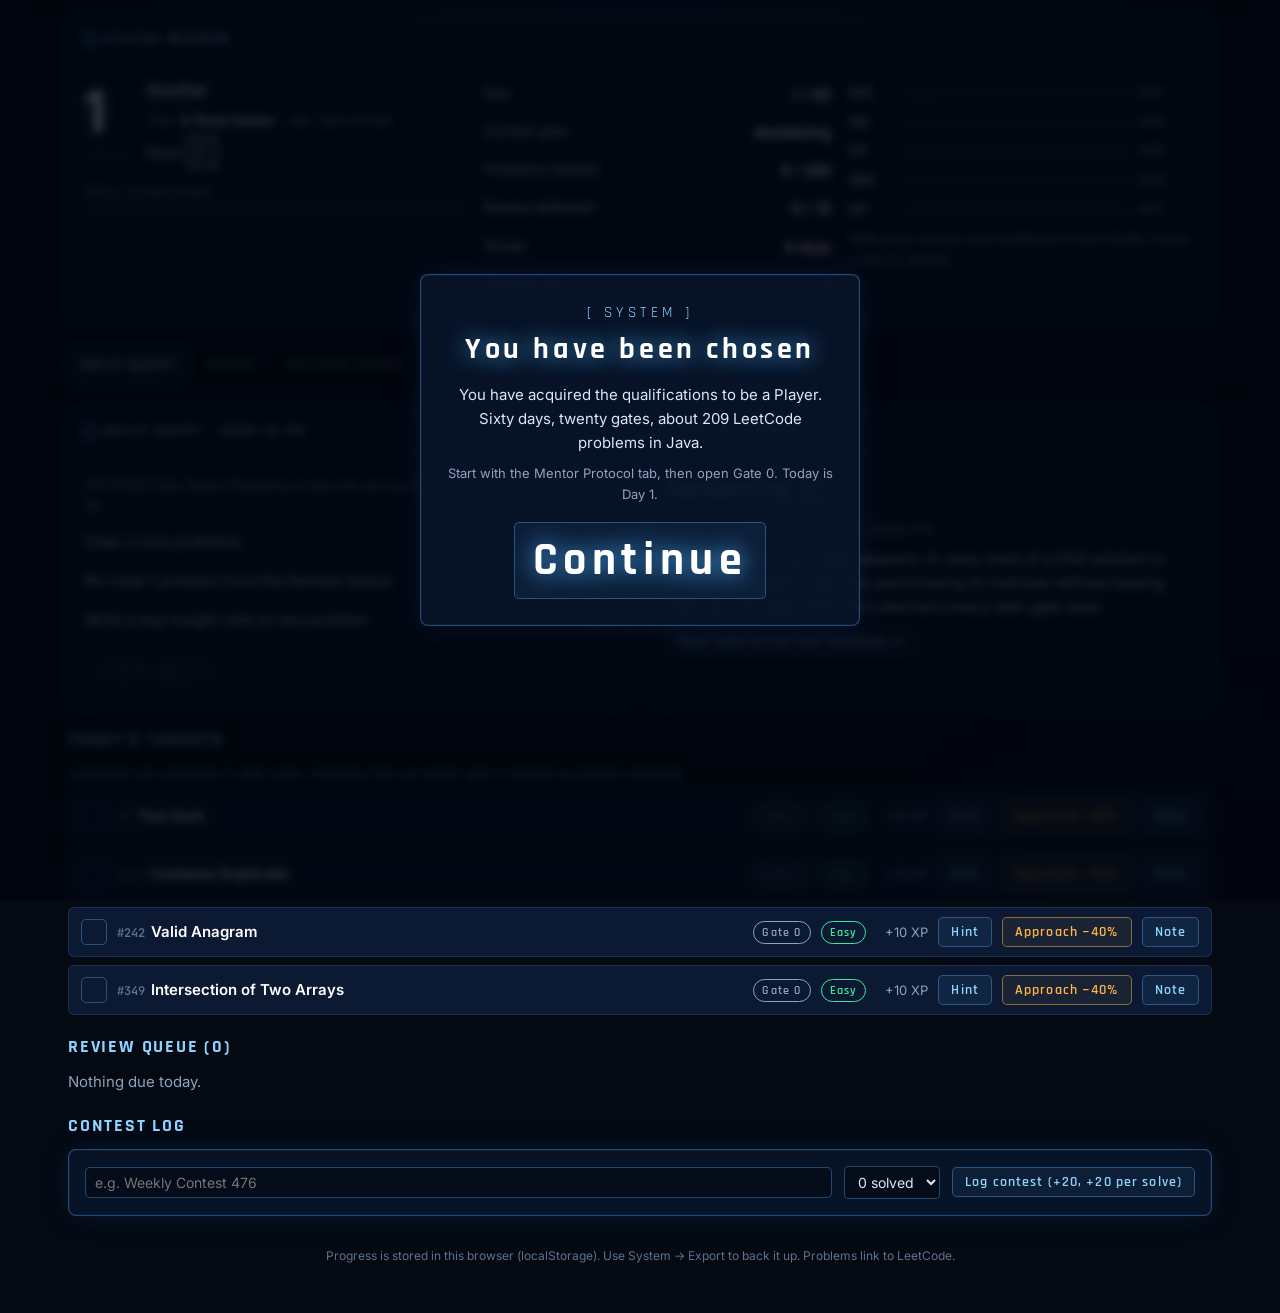
<file: dsa-solo-leveling.html>
<!DOCTYPE html>
<html lang="en">
<head>
<meta charset="UTF-8">
<meta name="viewport" content="width=device-width, initial-scale=1.0">
<title>DSA Solo Leveling — 60-Day Java Hunter System</title>
<link rel="preconnect" href="https://fonts.googleapis.com">
<link rel="preconnect" href="https://fonts.gstatic.com" crossorigin>
<link href="https://fonts.googleapis.com/css2?family=Rajdhani:wght@500;600;700&family=Inter:wght@400;500;600&family=JetBrains+Mono:wght@400;600&display=swap" rel="stylesheet">
<style>
:root{
  --bg:#040912; --bg2:#081324; --panel:rgba(9,22,44,.86); --panel2:rgba(14,32,62,.75);
  --line:rgba(84,170,255,.38); --line-soft:rgba(84,170,255,.16);
  --glow:#4fb3ff; --glow2:#8fd3ff; --text:#dbe8f7; --dim:#8ea3bd; --faint:#5d728c;
  --ok:#3ee59a; --warn:#ffb547; --bad:#ff5468; --violet:#a78bfa;
  --E:#9aa4b2; --D:#4ade80; --C:#38bdf8; --B:#a78bfa; --A:#fb923c; --S:#f43f5e;
  --head:'Rajdhani','Segoe UI',system-ui,sans-serif;
  --body:'Inter','Segoe UI',system-ui,sans-serif;
  --mono:'JetBrains Mono',ui-monospace,Menlo,Consolas,monospace;
}
*{box-sizing:border-box;margin:0;padding:0}
html{scroll-behavior:smooth}
body{background:var(--bg);color:var(--text);font-family:var(--body);font-size:15px;line-height:1.6;min-height:100vh;
  background-image:radial-gradient(ellipse 70% 45% at 50% -5%,rgba(60,140,255,.16),transparent 70%),
  radial-gradient(ellipse 50% 40% at 100% 100%,rgba(120,80,255,.08),transparent 70%);background-attachment:fixed}
a{color:var(--glow2)}
code{font-family:var(--mono);font-size:.86em;background:rgba(79,179,255,.1);border:1px solid var(--line-soft);padding:1px 5px;border-radius:4px;color:#cfe8ff}
.wrap{max-width:1180px;margin:0 auto;padding:18px}
.win{background:var(--panel);border:1px solid var(--line);border-radius:8px;box-shadow:0 0 0 1px rgba(79,179,255,.06) inset,0 0 28px rgba(40,130,255,.12);position:relative}
.win-title{font-family:var(--head);font-weight:700;letter-spacing:.22em;text-transform:uppercase;color:var(--glow2);font-size:13px;padding:10px 16px;border-bottom:1px solid var(--line-soft);display:flex;align-items:center;gap:10px}
.win-title::before{content:"";width:8px;height:8px;border:1px solid var(--glow);transform:rotate(45deg);box-shadow:0 0 8px var(--glow)}
.win-body{padding:16px}
h1,h2,h3{font-family:var(--head);letter-spacing:.04em}
h2{font-size:26px;color:#fff;margin-bottom:6px}
h3{font-size:18px;color:var(--glow2);margin:18px 0 8px;text-transform:uppercase;letter-spacing:.1em}
p{margin:6px 0}
ul.clean{list-style:none;padding:0}
ul.clean li{padding:4px 0 4px 20px;position:relative}
ul.clean li::before{content:"▸";position:absolute;left:2px;color:var(--glow)}
ol.steps{padding-left:22px}
ol.steps li{margin:5px 0}
.muted{color:var(--dim)}
.small{font-size:13px}
.row{display:flex;gap:12px;flex-wrap:wrap;align-items:center}
.grid2{display:grid;grid-template-columns:1fr 1fr;gap:16px}
.grid3{display:grid;grid-template-columns:repeat(3,1fr);gap:14px}
@media(max-width:860px){.grid2,.grid3{grid-template-columns:1fr}}

/* status */
.status{display:grid;grid-template-columns:1.1fr 1fr 1fr;gap:18px}
@media(max-width:860px){.status{grid-template-columns:1fr}}
.lvl{display:flex;align-items:center;gap:16px}
.lvl-num{font-family:var(--head);font-size:64px;font-weight:700;line-height:1;color:#fff;text-shadow:0 0 18px rgba(79,179,255,.75)}
.lvl-lab{font-family:var(--head);letter-spacing:.3em;color:var(--dim);font-size:12px}
.rank{display:inline-block;font-family:var(--head);font-weight:700;font-size:20px;padding:0 10px;border:1px solid currentColor;border-radius:4px;box-shadow:0 0 12px currentColor inset}
.name-in{background:transparent;border:none;border-bottom:1px dashed var(--line);color:#fff;font-family:var(--head);font-size:22px;font-weight:600;width:100%;max-width:260px;outline:none}
.bar{height:10px;background:rgba(255,255,255,.06);border:1px solid var(--line-soft);border-radius:6px;overflow:hidden}
.bar>i{display:block;height:100%;background:linear-gradient(90deg,#2a7fff,var(--glow2));box-shadow:0 0 10px var(--glow);transition:width .4s}
.stat{display:grid;grid-template-columns:44px 1fr 56px;gap:8px;align-items:center;font-family:var(--head);font-weight:600;font-size:15px;margin:5px 0}
.stat .bar{height:7px}
.kv{display:flex;justify-content:space-between;border-bottom:1px solid var(--line-soft);padding:5px 0;font-size:14px}
.kv b{font-family:var(--head);font-size:17px;color:#fff}

/* tabs */
.tabs{position:sticky;top:0;z-index:20;background:rgba(4,9,18,.92);backdrop-filter:blur(10px);border-bottom:1px solid var(--line-soft);margin:16px -18px 18px;padding:8px 18px;display:flex;gap:6px;flex-wrap:wrap}
.tabs a{font-family:var(--head);font-weight:600;letter-spacing:.14em;text-transform:uppercase;font-size:14px;text-decoration:none;color:var(--dim);padding:6px 12px;border:1px solid transparent;border-radius:5px}
.tabs a:hover{color:#fff;border-color:var(--line-soft)}
.tabs a.on{color:#fff;border-color:var(--line);background:rgba(79,179,255,.1);box-shadow:0 0 12px rgba(79,179,255,.2)}

/* buttons */
.btn{font-family:var(--head);font-weight:600;letter-spacing:.08em;font-size:14px;background:rgba(79,179,255,.08);color:var(--glow2);border:1px solid var(--line);border-radius:5px;padding:5px 12px;cursor:pointer;transition:.15s}
.btn:hover{background:rgba(79,179,255,.2);color:#fff}
.btn:disabled{opacity:.4;cursor:not-allowed}
.btn.ok{color:var(--ok);border-color:rgba(62,229,154,.5);background:rgba(62,229,154,.08)}
.btn.warn{color:var(--warn);border-color:rgba(255,181,71,.5);background:rgba(255,181,71,.06)}
.btn.bad{color:var(--bad);border-color:rgba(255,84,104,.5);background:rgba(255,84,104,.06)}
.btn.big{font-size:16px;padding:8px 18px}
select,input[type=text],input[type=date],textarea{background:rgba(0,0,0,.35);border:1px solid var(--line);color:var(--text);border-radius:5px;padding:6px 9px;font-family:var(--body);font-size:14px}
textarea{width:100%;min-height:64px;resize:vertical;font-family:var(--mono);font-size:13px}

/* system messages */
.sysmsg{border:1px solid var(--line);background:linear-gradient(180deg,rgba(20,50,95,.55),rgba(8,20,40,.6));border-radius:6px;padding:14px 16px;margin:12px 0}
.sysmsg .tag{font-family:var(--head);font-weight:700;letter-spacing:.25em;color:var(--glow2);font-size:12px}
.sysmsg.penalty{border-color:rgba(255,84,104,.6);background:linear-gradient(180deg,rgba(95,20,35,.5),rgba(40,8,16,.6))}
.sysmsg.penalty .tag{color:var(--bad)}
.quest{display:flex;justify-content:space-between;gap:10px;padding:7px 0;border-bottom:1px dashed var(--line-soft);font-size:15px}
.quest .done{color:var(--ok);font-family:var(--head);font-weight:700}
.quest .todo{color:var(--warn);font-family:var(--head);font-weight:700}

/* gates */
.phase{margin:22px 0 10px;font-family:var(--head);letter-spacing:.2em;text-transform:uppercase;color:var(--dim);font-size:13px;border-bottom:1px solid var(--line-soft);padding-bottom:5px}
.gate{cursor:pointer;padding:14px;transition:.15s;display:flex;flex-direction:column;gap:6px;text-decoration:none;color:inherit}
.gate:hover{transform:translateY(-2px);box-shadow:0 0 30px rgba(79,179,255,.25)}
.gate .gno{font-family:var(--head);letter-spacing:.2em;font-size:12px;color:var(--faint)}
.gate .gname{font-family:var(--head);font-weight:700;font-size:20px;color:#fff;line-height:1.15}
.gate .gsub{font-size:13px;color:var(--dim)}
.gate.cleared{border-color:rgba(62,229,154,.55)}
.gate.current{border-color:var(--glow);box-shadow:0 0 22px rgba(79,179,255,.35)}
.pill{font-family:var(--head);font-weight:600;font-size:12px;letter-spacing:.1em;padding:1px 8px;border-radius:20px;border:1px solid currentColor;display:inline-block}

/* problems */
.prob{border:1px solid var(--line-soft);border-radius:6px;background:var(--panel2);margin:8px 0}
.prob.solved{border-color:rgba(62,229,154,.45)}
.prob-h{display:flex;align-items:center;gap:10px;padding:9px 12px;flex-wrap:wrap}
.chk{width:26px;height:26px;border:1px solid var(--line);border-radius:5px;background:transparent;color:var(--ok);font-size:16px;cursor:pointer;flex:none}
.prob.solved .chk{background:rgba(62,229,154,.15);border-color:var(--ok)}
.ptitle{flex:1;min-width:200px;font-weight:600}
.ptitle a{color:#fff;text-decoration:none}
.ptitle a:hover{color:var(--glow2);text-decoration:underline}
.pnum{font-family:var(--mono);color:var(--faint);font-size:12px;margin-right:6px}
.dE{color:var(--ok)} .dM{color:var(--warn)} .dH{color:var(--bad)}
.boss{color:var(--S);border-color:var(--S)} .side{color:var(--violet)}
.reveal{padding:0 14px 12px 48px;display:none}
.reveal.open{display:block}
.reveal .lab{font-family:var(--head);font-weight:700;letter-spacing:.15em;font-size:12px;text-transform:uppercase;margin-top:8px}
.lab.h{color:var(--glow2)} .lab.a{color:var(--warn)} .lab.j{color:var(--violet)} .lab.n{color:var(--ok)}

/* code */
pre.code{background:#020610;border:1px solid var(--line-soft);border-radius:6px;padding:14px;overflow:auto;font-family:var(--mono);font-size:13px;line-height:1.55;color:#cfe0f2;position:relative;margin:8px 0}
pre.code .k{color:#ff7ab6} pre.code .t{color:#7fd8ff} pre.code .s{color:#a5e88f} pre.code .c{color:#5f7894;font-style:italic} pre.code .n{color:#ffc46b}
.codewrap{position:relative}
.codewrap .btn{position:absolute;top:8px;right:8px;font-size:12px;padding:2px 8px}

table.t{width:100%;border-collapse:collapse;font-size:14px;margin:8px 0}
table.t th{font-family:var(--head);letter-spacing:.1em;text-transform:uppercase;font-size:12.5px;color:var(--glow2);text-align:left;border-bottom:1px solid var(--line);padding:7px 8px}
table.t td{border-bottom:1px solid var(--line-soft);padding:7px 8px;vertical-align:top}
.scroll{overflow-x:auto}

/* quiz */
.qopt{display:block;width:100%;text-align:left;margin:6px 0;padding:10px 14px;font-family:var(--body);font-size:15px;letter-spacing:0}
.qopt.right{border-color:var(--ok);color:var(--ok);background:rgba(62,229,154,.1)}
.qopt.wrong{border-color:var(--bad);color:var(--bad);background:rgba(255,84,104,.08)}

/* overlay + toast */
.overlay{position:fixed;inset:0;background:rgba(0,4,12,.8);display:flex;align-items:center;justify-content:center;z-index:100;backdrop-filter:blur(4px)}
.overlay .win{max-width:440px;width:92%;text-align:center;padding:26px;animation:pop .35s ease}
.overlay .big{font-family:var(--head);font-size:46px;font-weight:700;color:#fff;text-shadow:0 0 22px var(--glow);letter-spacing:.12em}
@keyframes pop{from{transform:scale(.85);opacity:0}to{transform:scale(1);opacity:1}}
#toasts{position:fixed;right:16px;bottom:16px;z-index:90;display:flex;flex-direction:column;gap:8px;max-width:360px}
.toast{background:rgba(10,26,52,.96);border:1px solid var(--line);border-radius:6px;padding:10px 14px;font-size:14px;box-shadow:0 0 18px rgba(79,179,255,.3);animation:pop .25s ease}
.toast b{font-family:var(--head);letter-spacing:.15em;color:var(--glow2)}
footer{color:var(--faint);font-size:12px;text-align:center;padding:30px 0}
</style>
</head>
<body>
<div class="wrap">
  <header class="win" id="status"></header>
  <nav class="tabs" id="tabs">
    <a href="#today" data-tab="today">Daily Quest</a>
    <a href="#gates" data-tab="gates">Gates</a>
    <a href="#codex" data-tab="codex">Pattern Codex</a>
    <a href="#arsenal" data-tab="arsenal">Java Arsenal</a>
    <a href="#mentor" data-tab="mentor">Mentor Protocol</a>
    <a href="#system" data-tab="system">System</a>
  </nav>
  <main id="view"></main>
  <footer>Progress is stored in this browser (localStorage). Use System → Export to back it up. Problems link to LeetCode.</footer>
</div>
<div id="toasts"></div>
<script>
/* =====================================================================
   GATE DATA. Problem tuple: [lcNumber, slug, title, diff, hint, approach, javaTools, flag]
   flag: "boss" = gate boss (Hard showcase), "side" = optional side quest
   ===================================================================== */
const GATES = [
{
 id:"g0", name:"Awakening", sub:"Java Collections Bootcamp", rank:"E", days:[1,3], stat:"STR",
 what:"Before patterns, you need weapons. In Java, most of a DSA solution is choosing the right collection and knowing its methods without looking them up. This gate drills the collections every later gate uses.",
 signals:["You need to count things → `HashMap` or `int[26]`","You need to know if you have seen something → `HashSet`","You need the most recent unfinished item → stack (`ArrayDeque` with push/pop)","You need items in arrival order → queue (`ArrayDeque` with offer/poll)","You need the smallest or largest item again and again → `PriorityQueue`","You need the nearest key below or above x → `TreeMap` / `TreeSet`"],
 steps:["Before typing, say which collection you will use and why. If you cannot say why, you are guessing.","After Accepted, solve it again with a different structure (for example HashMap → int[26]) and compare runtime.","Type the template below from memory once a day for these 3 days. Speed with the API frees your brain for the actual problem."],
 code:String.raw`// HashMap: counting and lookups
Map<Integer, Integer> freq = new HashMap<>();
for (int x : nums) freq.merge(x, 1, Integer::sum);   // freq[x]++
int c = freq.getOrDefault(7, 0);
for (Map.Entry<Integer, Integer> e : freq.entrySet()) { int k = e.getKey(), v = e.getValue(); }

// Grouping: key -> list
Map<String, List<String>> groups = new HashMap<>();
groups.computeIfAbsent("key", k -> new ArrayList<>()).add("word");

// HashSet: membership and dedupe
Set<Integer> seen = new HashSet<>();
if (!seen.add(x)) { /* x was already present */ }

// Stack and queue: both are ArrayDeque (never use Stack or LinkedList)
Deque<Integer> stack = new ArrayDeque<>();
stack.push(1); stack.peek(); stack.pop();
Deque<Integer> queue = new ArrayDeque<>();
queue.offer(1); queue.peek(); queue.poll();

// Heaps
PriorityQueue<Integer> minHeap = new PriorityQueue<>();
PriorityQueue<Integer> maxHeap = new PriorityQueue<>(Collections.reverseOrder());
PriorityQueue<int[]> byFirst = new PriorityQueue<>((a, b) -> Integer.compare(a[0], b[0]));

// Sorted map: floor / ceiling in O(log n)
TreeMap<Integer, String> tm = new TreeMap<>();
Integer below = tm.floorKey(10);     // largest key <= 10, or null
Integer above = tm.ceilingKey(10);   // smallest key >= 10, or null

// Sorting with comparators
Arrays.sort(intervals, (a, b) -> Integer.compare(a[0], b[0]));   // int[][]
Integer[] boxed = {3, 1, 2};
Arrays.sort(boxed, (a, b) -> Integer.compare(b, a));             // descending needs boxed
list.sort(Comparator.comparingInt(String::length).thenComparing(Comparator.naturalOrder()));`,
 traps:["`Integer a == Integer b` compares references. It works for -128..127 and silently fails above. Use `.equals` or unbox to `int`.","`ArrayDeque` does not allow `null` elements.","For `List<Integer>`, `list.remove(3)` removes index 3. Use `list.remove(Integer.valueOf(3))` to remove the value.","Iterating a `PriorityQueue` is not sorted. Only `poll()` gives elements in order."],
 problems:[
  [1,"two-sum","Two Sum","E","For each number x you need exactly one partner: target - x. How do you check in O(1) whether you have already seen it?","Walk left to right. Before storing x, look up `target - x` in a HashMap of value → index. If found, return both indices; otherwise `put(x, i)`. Checking before inserting stops x pairing with itself.","`containsKey`, `get`, `put`"],
  [217,"contains-duplicate","Contains Duplicate","E","Which collection tells you, in one call, whether an element was already present?","`HashSet.add` returns false when the element already exists. Return true the first time it returns false.","`if (!set.add(x)) return true;`"],
  [242,"valid-anagram","Valid Anagram","E","Two strings are anagrams if every letter appears the same number of times in both.","If lengths differ, return false. Use `int[26]`: increment for s, decrement for t, then check that every entry is zero. An array beats a HashMap when the alphabet is small and fixed.","`s.charAt(i) - 'a'` as the index"],
  [349,"intersection-of-two-arrays","Intersection of Two Arrays","E","You need the unique values present in both arrays. Which collection removes duplicates for you?","Put nums1 into a HashSet. For each value of nums2, if the set contains it, add it to a result set. Convert the result set to `int[]`.","`res.stream().mapToInt(Integer::intValue).toArray()`"],
  [383,"ransom-note","Ransom Note","E","Count the letters the magazine gives you, then spend them.","Count magazine letters in `int[26]`. For each letter of the note, decrement; if a count goes below zero, return false.","`int[] cnt = new int[26];`"],
  [20,"valid-parentheses","Valid Parentheses","E","The most recent unmatched opening bracket must close first. Last in, first out.","Push opening brackets. On a closing bracket the stack must be non-empty and its top must be the matching opener; pop it. At the end the stack must be empty.","`Deque<Character> st = new ArrayDeque<>();`"],
  [933,"number-of-recent-calls","Number of Recent Calls","E","Old timestamps leave from the front, new ones join at the back.","Keep a queue. On `ping(t)`: offer t, then poll from the front while the front is less than t - 3000. Return the size.","`q.offer(t); q.peekFirst(); q.pollFirst();`"],
  [1046,"last-stone-weight","Last Stone Weight","E","You repeatedly need the two largest values. Which structure gives you the max in O(log n)?","Push all stones into a max-heap. While size > 1, poll y and x; if they differ, offer y - x. Return the last stone or 0.","`new PriorityQueue<>(Collections.reverseOrder())`"],
  [1636,"sort-array-by-increasing-frequency","Sort Array by Increasing Frequency","E","A comparator exercise: sort by frequency ascending, ties by value descending.","Count with a HashMap. Box to `Integer[]` because primitive `int[]` cannot take a comparator. Compare `Integer.compare(f.get(a), f.get(b))` first, then `Integer.compare(b, a)`. Unbox back. Do not compare two `Integer` frequencies with `==`.","`Arrays.sort(boxed, comparator)`"]
 ]
},
{
 id:"g1", name:"Arrays & Hashing", sub:"Trade memory for speed", rank:"E", days:[4,6], stat:"STR",
 what:"A HashMap or HashSet turns the inner search loop of a brute-force solution (O(n)) into a single O(1) lookup, so O(n²) becomes O(n). This is the first optimisation to try on almost any array problem.",
 signals:["The brute force has a nested loop where the inner loop searches for something","Words like count, frequency, duplicate, anagram, group, unique","Values are in the range 1..n, so the array can act as its own hash table","An O(n) solution is expected and sorting would be O(n log n)"],
 steps:["Write the O(n²) brute force as a comment first.","Ask: what is the inner loop looking for? Store exactly that in a map or set.","Decide what the key is and what the value is before you write code. Most bugs here come from a fuzzy key."],
 code:String.raw`// Pattern 1: complement lookup (Two Sum family)
Map<Integer, Integer> seen = new HashMap<>();      // value -> index
for (int i = 0; i < nums.length; i++) {
    int need = target - nums[i];
    if (seen.containsKey(need)) return new int[]{seen.get(need), i};
    seen.put(nums[i], i);
}

// Pattern 2: frequency count with a fixed alphabet
int[] cnt = new int[26];
for (char ch : s.toCharArray()) cnt[ch - 'a']++;

// Pattern 3: group by a canonical key
Map<String, List<String>> groups = new HashMap<>();
for (String w : words) {
    char[] k = w.toCharArray();
    Arrays.sort(k);
    groups.computeIfAbsent(new String(k), x -> new ArrayList<>()).add(w);
}`,
 traps:["`int[]` as a HashMap key does not work: arrays use identity hashCode. Convert to a `String` or `List<Integer>`.","HashMap iteration order is not sorted. Use TreeMap when you need order."],
 problems:[
  [49,"group-anagrams","Group Anagrams","M","Anagrams become identical once you put their letters in a canonical form. What form?","For each word, sort its characters to build a key (or build a 26-count signature string). Group with `computeIfAbsent(key, k -> new ArrayList<>()).add(word)`. Return `new ArrayList<>(map.values())`.","`Arrays.sort(char[])`, `new String(chars)`"],
  [347,"top-k-frequent-elements","Top K Frequent Elements","M","First count. Then you need the k largest counts, which does not require a full sort.","Count with a HashMap. Option A: min-heap of size k ordered by frequency; poll when the size exceeds k. Option B, O(n): bucket sort where `buckets[freq]` is a list of numbers, then walk from the highest frequency down.","`PriorityQueue` with `Integer.compare(cnt.get(a), cnt.get(b))`"],
  [238,"product-of-array-except-self","Product of Array Except Self","M","The answer at i is (product of everything left of i) × (product of everything right of i).","Pass 1, left to right: `res[i]` = product of nums[0..i-1]. Pass 2, right to left with a running `suffix`: `res[i] *= suffix; suffix *= nums[i]`. No division, O(1) extra space.","Two plain loops"],
  [128,"longest-consecutive-sequence","Longest Consecutive Sequence","M","They want O(n), so sorting is out. How can you tell that a number starts a run?","Put everything into a HashSet. x starts a run only if x - 1 is absent. From each start, count upward while x + 1 exists. Every number is visited at most twice, so the total is O(n).","`set.contains(x - 1)`"],
  [36,"valid-sudoku","Valid Sudoku","M","Each row, column and 3×3 box needs its own memory of digits seen.","Keep `boolean[9][9]` tables for rows, columns and boxes. The box index is `(r / 3) * 3 + c / 3`. A repeat in any table means invalid.","`boolean[][] row = new boolean[9][9];`"],
  [169,"majority-element","Majority Element","E","The majority appears more than n/2 times, so it survives even if every other element cancels one copy of it.","Boyer–Moore voting: keep `candidate` and `count`. When count is 0, take the current number as candidate. Add 1 if equal, subtract 1 otherwise. The final candidate is the answer.","Two ints, O(1) space"],
  [448,"find-all-numbers-disappeared-in-an-array","Find All Numbers Disappeared in an Array","E","Values are in 1..n, so every value points to an index. Use the array itself as the seen-set.","For each x, make index `abs(x) - 1` negative. Indices that stay positive give the missing numbers (index + 1).","`Math.abs(nums[i])`"],
  [380,"insert-delete-getrandom-o1","Insert Delete GetRandom O(1)","M","A HashSet gives O(1) insert and remove but no random index. An ArrayList gives a random index but slow removal. Combine them.","ArrayList of values plus a HashMap value → index. To remove, move the last element into the removed slot, update its index in the map, then remove the last position. getRandom picks a random index.","`list.set(i, last); list.remove(list.size() - 1);`"],
  [41,"first-missing-positive","First Missing Positive","H","The answer is always in 1..n+1. Try to put each value v at index v - 1.","Cyclic sort: for each i, while `1 <= nums[i] <= n` and `nums[nums[i] - 1] != nums[i]`, swap nums[i] into its home. Then the first index i with `nums[i] != i + 1` gives i + 1; if there is none, n + 1. O(n) time, O(1) space.","A `swap` helper on `int[]`","boss"]
 ]
},
{
 id:"g2", name:"Two Pointers", sub:"Converging and chasing indices", rank:"E", days:[7,9], stat:"STR",
 what:"Two indices move through the data so that each move rules out options you never need to check. It works when the input is sorted (or can be sorted), or when you read and write within the same array.",
 signals:["Sorted array plus a pair or triplet with a target sum","Palindrome checks","Remove, move or deduplicate in place with O(1) extra space","Compare or merge from both ends"],
 steps:["Pick the pointer style: opposite ends (converging) or same direction (read/write, slow/fast).","Write down the rule for moving each pointer and why that move cannot skip the answer.","With duplicates, skip equal values after recording a result."],
 code:String.raw`// Opposite ends (sorted input)
int l = 0, r = nums.length - 1;
while (l < r) {
    int sum = nums[l] + nums[r];
    if (sum == target) { /* record */ l++; r--; }
    else if (sum < target) l++;     // need a bigger sum
    else r--;                       // need a smaller sum
}

// Same direction: read pointer i, write pointer w
int w = 0;
for (int i = 0; i < nums.length; i++) {
    if (keep(nums[i])) nums[w++] = nums[i];
}
// the first w elements are the result`,
 traps:["`l < r` versus `l <= r`: decide whether one element may pair with itself.","3Sum: sort first, and skip duplicates for i, l and r separately."],
 problems:[
  [125,"valid-palindrome","Valid Palindrome","E","Compare from both ends and skip anything that is not a letter or digit.","l = 0, r = n - 1. Move l right past non-alphanumerics, move r left the same way, compare lowercased characters, then step both inward.","`Character.isLetterOrDigit`, `Character.toLowerCase`"],
  [167,"two-sum-ii-input-array-is-sorted","Two Sum II – Input Array Is Sorted","M","The array is sorted. If the sum is too small, which pointer should move?","Sum too small → l++. Too large → r--. Equal → return 1-based indices. Sorted order guarantees you never skip the answer.","Plain int indices"],
  [283,"move-zeroes","Move Zeroes","E","One pointer reads, another marks where the next non-zero goes.","For each non-zero, swap it with index w and increment w. Zeros drift to the end.","In-place swap"],
  [26,"remove-duplicates-from-sorted-array","Remove Duplicates from Sorted Array","E","In a sorted array, a new value is one that differs from the last value you kept.","k = 1. For i from 1: if `nums[i] != nums[k - 1]`, write `nums[k++] = nums[i]`. Return k.","Read/write pointers"],
  [977,"squares-of-a-sorted-array","Squares of a Sorted Array","E","The largest square is at one of the two ends.","Pointers at both ends; fill the result from the back with the larger square and move that pointer inward.","Fill `res[pos--]`"],
  [15,"3sum","3Sum","M","Fix one number and the rest is Two Sum II on a sorted array. The hard part is skipping duplicates.","Sort. For each i (skip if `nums[i] == nums[i-1]`), run two pointers on i+1..n-1 for target -nums[i]. After recording a triplet, move l and r past equal values. Stop early when nums[i] > 0.","`Arrays.asList(a, b, c)`"],
  [11,"container-with-most-water","Container With Most Water","M","The shorter wall limits the area. Moving the taller wall inward can never help.","Area = `min(h[l], h[r]) * (r - l)`. Track the max, then move the pointer at the shorter wall.","`Math.min`, `Math.max`"],
  [75,"sort-colors","Sort Colors","M","Three regions: 0s on the left, 2s on the right, unknown in the middle.","Dutch national flag with low, mid, high. 0 → swap with low, low++, mid++. 1 → mid++. 2 → swap with high, high-- (do not move mid, the swapped-in value is unchecked).","One pass, O(1) space"],
  [881,"boats-to-save-people","Boats to Save People","M","The heaviest person must ride in some boat. Who is their best partner?","Sort. If lightest + heaviest fit, move both pointers; otherwise the heavy one goes alone. Count one boat per step.","`Arrays.sort`"],
  [42,"trapping-rain-water","Trapping Rain Water","H","Water above i is `min(maxLeft, maxRight) - height[i]`. Can you know which side is smaller without precomputing both arrays?","Two pointers with leftMax and rightMax. If `height[l] < height[r]`, the left side limits: update leftMax, add `leftMax - height[l]`, l++. Otherwise do the same on the right. O(n) time, O(1) space.","Four int variables","boss"]
 ]
},
{
 id:"g3", name:"Sliding Window", sub:"Contiguous ranges in O(n)", rank:"D", days:[10,12], stat:"STR",
 what:"A window is a contiguous range [l, r]. Extend r to include more, and move l forward to restore a rule. Each index enters and leaves the window once, so the whole scan is O(n).",
 signals:["Contiguous subarray or substring","Longest, shortest, or count of windows that satisfy a condition","Phrases like at most K, no repeats, contains all of","A fixed window size k","Not for: target sums with negative numbers (use prefix sums)"],
 steps:["State the window's rule in one sentence, for example: at most k zeros.","Decide what you track so the rule can be checked in O(1): a count array, a map, a sum.","Loop: expand r, shrink l while invalid, record the answer."],
 code:String.raw`int l = 0, best = 0;
int[] cnt = new int[128];               // state of the current window
for (int r = 0; r < s.length(); r++) {
    cnt[s.charAt(r)]++;                 // 1. expand: add s[r]
    while (windowInvalid(cnt)) {        // 2. shrink until valid again
        cnt[s.charAt(l)]--;
        l++;
    }
    best = Math.max(best, r - l + 1);   // 3. record
}
// Shortest window that satisfies X: shrink WHILE valid and record inside that loop.
// Exactly K: atMost(K) - atMost(K - 1).`,
 traps:["Shrinking with `if` instead of `while` leaves the window invalid.","When removing a key from a HashMap window, call `remove` once its count reaches 0, otherwise `size()` is wrong."],
 problems:[
  [643,"maximum-average-subarray-i","Maximum Average Subarray I","E","Fixed window of size k. When it slides one step, what changes?","Sum the first k. Then for each i ≥ k add nums[i] and subtract nums[i - k]. Track the max sum and divide by k at the end.","`double` only at the end"],
  [121,"best-time-to-buy-and-sell-stock","Best Time to Buy and Sell Stock","E","For each selling day, the best buying day is the cheapest day before it.","Track `minPrice`. For each price: profit = price - minPrice; keep the max; then update minPrice.","Single pass"],
  [3,"longest-substring-without-repeating-characters","Longest Substring Without Repeating Characters","M","Grow the window right. When a repeat enters, jump l past the previous copy.","Keep `last[c]`, the last index of each char (`int[128]` filled with -1). For each r: `l = max(l, last[c] + 1)`, set last[c] = r, track r - l + 1.","`Arrays.fill(last, -1)`"],
  [424,"longest-repeating-character-replacement","Longest Repeating Character Replacement","M","A window is valid if (length - count of its most common letter) ≤ k.","Expand r, update counts and `maxFreq`. While `len - maxFreq > k`, shrink l. You never need to lower maxFreq: a stale value only stops the window growing, it never gives a wrong bigger answer.","`int[26]`"],
  [567,"permutation-in-string","Permutation in String","M","A permutation of s1 is a window of length |s1| in s2 with the same letter counts.","Count s1. Slide a fixed window of length |s1| over s2, updating counts, and compare. For O(1) per step, keep a `matches` counter over the 26 letters.","`Arrays.equals(a, b)`"],
  [209,"minimum-size-subarray-sum","Minimum Size Subarray Sum","M","All numbers are positive, so adding elements only grows the sum. That makes shrinking safe.","Expand r adding to sum. While sum ≥ target: record r - l + 1, subtract nums[l++]. Return 0 if nothing was recorded.","`Integer.MAX_VALUE` as the start"],
  [1004,"max-consecutive-ones-iii","Max Consecutive Ones III","M","Rephrase it: the longest window with at most k zeros.","Expand r and count zeros. While zeros > k, shrink l (decrement zeros if nums[l] was 0). Track the length.","Expand, fix, record"],
  [904,"fruit-into-baskets","Fruit Into Baskets","M","Rephrase it: the longest window with at most 2 distinct values.","HashMap value → count. Expand r. While map size > 2, decrement nums[l], remove it at 0, l++.","`merge`, `remove`"],
  [992,"subarrays-with-k-different-integers","Subarrays with K Different Integers","H","Exactly K is awkward to count. At most K is easy. Can you subtract?","`exactly(K) = atMost(K) - atMost(K - 1)`. In atMost, after shrinking, add `r - l + 1` (all subarrays ending at r inside the window). You will reuse this trick.","Helper `atMost(nums, k)`","side"],
  [76,"minimum-window-substring","Minimum Window Substring","H","Expand until the window covers t, then shrink as far as possible while it still covers t.","need[] from t, `missing = t.length()`. Expand r: if need[c] > 0 before decrementing, missing--. While missing == 0: record, then increment need[s[l]]; if it becomes > 0, missing++; l++. Track best start and length.","`int[128] need`","boss"]
 ]
},
{
 id:"g4", name:"Prefix Sums", sub:"Range sums and difference arrays", rank:"D", days:[13,14], stat:"STR",
 what:"pre[i] is the sum of the first i elements, so any subarray sum is one subtraction. Combined with a HashMap, it counts subarrays with a property in O(n), even when numbers are negative. The reverse trick, a difference array, applies many range updates in O(1) each.",
 signals:["Many range-sum queries","Subarray sum equals k, or divisible by k","Negative numbers present, so sliding window fails","Add v to a whole range many times, then read the result"],
 steps:["Write it out: sum(i..j) = pre[j+1] - pre[i].","Rearrange: at the current j, which earlier prefix value do I need?","Store earlier prefixes in a map, seeded with the empty prefix (0 → count 1, or 0 → index -1)."],
 code:String.raw`// Count subarrays with sum == k
Map<Integer, Integer> count = new HashMap<>();
count.put(0, 1);                       // the empty prefix
int sum = 0, ans = 0;
for (int x : nums) {
    sum += x;
    ans += count.getOrDefault(sum - k, 0);
    count.merge(sum, 1, Integer::sum);
}

// Difference array: add v to every index in [l, r]
int[] diff = new int[n + 1];
diff[l] += v;
diff[r + 1] -= v;
// running sum over diff gives the final array`,
 traps:["Java `%` can return negatives. Use `((x % k) + k) % k`.","Forgetting the seed `count.put(0, 1)` misses subarrays that start at index 0.","Large sums overflow `int`; use `long`."],
 problems:[
  [303,"range-sum-query-immutable","Range Sum Query – Immutable","E","Precompute once so each query is O(1).","`pre[i + 1] = pre[i] + nums[i]`. Sum of l..r is `pre[r + 1] - pre[l]`. The leading 0 removes edge cases.","`int[] pre = new int[n + 1]`"],
  [724,"find-pivot-index","Find Pivot Index","E","left + nums[i] + right = total.","Compute the total. Walk with leftSum: right = total - leftSum - nums[i]. If equal, return i. Then add nums[i] to leftSum.","One pass after the total"],
  [560,"subarray-sum-equals-k","Subarray Sum Equals K","M","sum(i..j) = pre[j] - pre[i-1]. You want pre[j] - k to have appeared earlier. Sliding window fails because of negatives.","Running sum plus a HashMap prefix → times seen, seeded with `{0: 1}`. For each element, add `getOrDefault(sum - k, 0)` to the answer, then record sum.","`merge(sum, 1, Integer::sum)`"],
  [523,"continuous-subarray-sum","Continuous Subarray Sum","M","If two prefix sums have the same remainder mod k, the subarray between them is divisible by k.","Map remainder → earliest index, seeded `{0: -1}`. If the remainder was seen at j and `i - j >= 2`, return true. Store only the first occurrence.","`putIfAbsent(rem, i)`"],
  [974,"subarray-sums-divisible-by-k","Subarray Sums Divisible by K","M","Same remainder idea, but count pairs. Java `%` can be negative.","Count remainders `((sum % k) + k) % k` in an array seeded with cnt[0] = 1. For each prefix, add how many earlier prefixes share its remainder.","`int[] cnt = new int[k]`"],
  [525,"contiguous-array","Contiguous Array","M","Turn 0 into -1. Equal counts of 0 and 1 means the subarray sums to 0.","Running sum with a map sum → first index, seeded `{0: -1}`. If sum was seen at j, length i - j. Keep the max.","`putIfAbsent`"],
  [304,"range-sum-query-2d-immutable","Range Sum Query 2D – Immutable","M","Extend prefix sums to 2D with inclusion–exclusion.","`P[r+1][c+1] = M[r][c] + P[r][c+1] + P[r+1][c] - P[r][c]`. Rectangle = `P[r2+1][c2+1] - P[r1][c2+1] - P[r2+1][c1] + P[r1][c1]`.","`int[m + 1][n + 1]`"],
  [1109,"corporate-flight-bookings","Corporate Flight Bookings","M","Adding to a whole range many times is slow. Mark only where each range starts and ends.","Difference array: `diff[first - 1] += seats`, `diff[last] -= seats` (if in range). The running sum is the answer.","`int[] diff = new int[n + 1]`"],
  [1094,"car-pooling","Car Pooling","M","Passengers board at `from` and leave at `to`. Is capacity ever exceeded?","Difference array over locations 0..1000: add at from, subtract at to. Walk the running sum and fail if it ever exceeds capacity.","`int[1001]`","boss"]
 ]
},
{
 id:"g5", name:"Binary Search", sub:"Including binary search on the answer", rank:"D", days:[15,18], stat:"AGI",
 what:"Halve the search space every step. It works on sorted arrays, and on any yes/no question whose answers flip exactly once (false, false, true, true). The second form, binary search on the answer, solves many problems that look unrelated to searching.",
 signals:["Sorted or rotated sorted input","Find the minimum value such that something is possible (or the maximum)","The answer lives in a huge numeric range like 1..10⁹","The problem demands O(log n)"],
 steps:["Define a predicate ok(x) and convince yourself it is monotonic.","Pick lo and hi that definitely contain the answer.","Use one template and know exactly what lo means when the loop ends."],
 code:String.raw`// Smallest x in [lo, hi] with ok(x) == true
long lo = minPossible, hi = maxPossible;
while (lo < hi) {
    long mid = lo + (hi - lo) / 2;
    if (ok(mid)) hi = mid;        // mid works, maybe something smaller works too
    else lo = mid + 1;            // mid fails, the answer is to the right
}
return lo;

// Largest x with ok(x) == true (note the +1, or the loop never ends)
// while (lo < hi) { long mid = lo + (hi - lo + 1) / 2; if (ok(mid)) lo = mid; else hi = mid - 1; }

// Lower bound on an array: first index with a[i] >= target
int lo2 = 0, hi2 = a.length;
while (lo2 < hi2) { int mid = (lo2 + hi2) >>> 1; if (a[mid] < target) lo2 = mid + 1; else hi2 = mid; }`,
 traps:["`(lo + hi) / 2` overflows for large ints. Use `lo + (hi - lo) / 2` or `>>> 1`.","In the largest-x version, mid must round up or the loop can spin forever.","Feasibility checks often sum large values; use `long`."],
 problems:[
  [704,"binary-search","Binary Search","E","Learn one template and use it everywhere.","lo = 0, hi = n - 1; while lo ≤ hi: mid; equal → return; smaller → lo = mid + 1; larger → hi = mid - 1. Return -1.","`lo + (hi - lo) / 2`"],
  [35,"search-insert-position","Search Insert Position","E","You want the first index whose value is ≥ target. This is called the lower bound.","Lower bound template: lo = 0, hi = n; while lo < hi: if nums[mid] < target, lo = mid + 1, else hi = mid. Return lo.","Lower bound"],
  [34,"find-first-and-last-position-of-element-in-sorted-array","Find First and Last Position of Element in Sorted Array","M","Two lower bounds: one for target, one for target + 1.","first = lowerBound(target). If first == n or nums[first] != target, return [-1, -1]. last = lowerBound(target + 1) - 1.","One helper, used twice"],
  [74,"search-a-2d-matrix","Search a 2D Matrix","M","Read row by row, the matrix is one sorted array.","Binary search 0..m·n - 1 and map an index to `matrix[mid / n][mid % n]`.","Index math"],
  [153,"find-minimum-in-rotated-sorted-array","Find Minimum in Rotated Sorted Array","M","Compare the middle with the right end. Which half contains the drop?","While lo < hi: if `nums[mid] > nums[hi]` the minimum is right of mid (lo = mid + 1), else hi = mid. Return nums[lo].","`while (lo < hi)` form"],
  [33,"search-in-rotated-sorted-array","Search in Rotated Sorted Array","M","At any mid, at least one half is sorted. Is the target inside that half?","If `nums[lo] <= nums[mid]` the left half is sorted: go left if target is in [nums[lo], nums[mid]), else go right. Otherwise the right half is sorted: go right if target is in (nums[mid], nums[hi]], else left.","Careful inclusive bounds"],
  [162,"find-peak-element","Find Peak Element","M","If you are walking uphill, a peak must exist ahead of you.","If `nums[mid] < nums[mid + 1]`, lo = mid + 1, else hi = mid. Return lo.","Binary search without sorted input"],
  [875,"koko-eating-bananas","Koko Eating Bananas","M","Do not search the array. Search the speed k. If speed k works, every faster speed works too.","Binary search k in [1, max(piles)]. ok(k) sums `(p + k - 1) / k` hours as a long. Find the smallest k with hours ≤ h.","`long hours`"],
  [1011,"capacity-to-ship-packages-within-d-days","Capacity To Ship Packages Within D Days","M","Same shape as Koko: a monotonic yes/no question over the capacity.","lo = heaviest package, hi = total weight. ok(cap) greedily fills days and counts them. Smallest cap with days ≤ D.","Greedy check + binary search"],
  [981,"time-based-key-value-store","Time Based Key-Value Store","M","For each key you want the latest value with timestamp ≤ t. A sorted map answers that in one call.","`Map<String, TreeMap<Integer, String>>`. set → put. get → `floorEntry(t)`; return its value, or an empty string if it is null. (Timestamps arrive increasing, so binary search on a list also works.)","`TreeMap.floorEntry`"],
  [4,"median-of-two-sorted-arrays","Median of Two Sorted Arrays","H","Binary search a cut in the smaller array so everything left of both cuts is ≤ everything right of them.","A is the smaller array. Cut i in A, j = (m + n + 1) / 2 - i in B. Valid when `A[i-1] <= B[j]` and `B[j-1] <= A[i]`, using ±infinity past the edges. Move i by binary search. Median from max(left side) and min(right side).","`Integer.MIN_VALUE` / `MAX_VALUE` sentinels","side"],
  [410,"split-array-largest-sum","Split Array Largest Sum","H","Guess the answer X. Can you split into at most k parts with every part ≤ X? A bigger X is always easier.","Binary search X in [max, sum]. Greedy check: start a new part whenever adding the next number would exceed X, and count parts. Smallest X with parts ≤ k. Same pattern as LC 1011.","`long` sums","boss"]
 ]
},
{
 id:"g6", name:"Stack & Monotonic Stack", sub:"Unfinished work and next-greater", rank:"C", days:[19,21], stat:"AGI",
 what:"A stack holds unfinished work, most recent on top. A monotonic stack keeps its elements in increasing or decreasing order; an element is popped exactly when the current element answers its question (next greater, next smaller). A monotonic deque does the same for sliding windows.",
 signals:["Matching brackets or nested structure","Next greater / next smaller / previous smaller element","How far can this bar extend left or right","Maximum of every window of size k (monotonic deque)","Expressions and parsing"],
 steps:["Ask: what is each element waiting for?","Elements still waiting stay on the stack. Store indices, not values, so you can compute distances.","When the current element answers the top, pop and record. Then push the current element."],
 code:String.raw`// Next greater element to the right for every index
int[] ans = new int[n];
Arrays.fill(ans, -1);
Deque<Integer> st = new ArrayDeque<>();      // indices, values decreasing from bottom to top
for (int i = 0; i < n; i++) {
    while (!st.isEmpty() && nums[st.peek()] < nums[i]) {
        ans[st.pop()] = nums[i];             // i answers the waiting index
    }
    st.push(i);
}

// Monotonic deque: max of each window of size k
Deque<Integer> dq = new ArrayDeque<>();
for (int i = 0; i < n; i++) {
    while (!dq.isEmpty() && nums[dq.peekLast()] <= nums[i]) dq.pollLast();
    dq.offerLast(i);
    if (dq.peekFirst() <= i - k) dq.pollFirst();
    if (i >= k - 1) res[i - k + 1] = nums[dq.peekFirst()];
}`,
 traps:["Calling `peek()` on an empty ArrayDeque returns null, which then throws on unboxing. Check `isEmpty()` first.","For counting problems with equal values, use strict on one side and non-strict on the other to avoid double counting."],
 problems:[
  [155,"min-stack","Min Stack","M","Each element can remember the minimum at the moment it was pushed.","Push pairs `[val, minSoFar]` onto one stack, or keep a second stack of minimums. getMin reads the top.","`Deque<int[]>`"],
  [150,"evaluate-reverse-polish-notation","Evaluate Reverse Polish Notation","M","Numbers wait on a stack until an operator consumes the top two.","For an operator: pop b, then pop a, push `a op b` (order matters for - and /). Otherwise push `Integer.parseInt(token)`.","`switch` on strings"],
  [496,"next-greater-element-i","Next Greater Element I","E","Your first monotonic stack. Keep numbers that are still waiting for something bigger.","Walk nums2. While the top is smaller than x, pop it and record `next.put(top, x)`. Push x. Answer nums1 from the map (default -1).","`getOrDefault(x, -1)`"],
  [739,"daily-temperatures","Daily Temperatures","M","For each day you want the next warmer day. Days without an answer yet wait on a stack.","Stack of indices with decreasing temperatures. For each i, while `t[i] > t[peek]`, pop j and set `ans[j] = i - j`. Push i.","Store indices"],
  [503,"next-greater-element-ii","Next Greater Element II","M","Circular array: pretend you walk it twice.","Loop i over 0..2n-1 using `nums[i % n]`. Same monotonic stack of indices; push only during the first pass.","`i % n`"],
  [853,"car-fleet","Car Fleet","M","Process cars from closest to the target. A car behind that would arrive sooner gets blocked and joins the fleet ahead.","Sort by position descending. time = (target - pos) / (double) speed. If time > current fleet time, it is a new fleet: update and count.","`Arrays.sort(cars, (a, b) -> Integer.compare(b[0], a[0]))`"],
  [394,"decode-string","Decode String","M","Nested brackets: save your progress when you enter a bracket and restore it when you leave.","Two stacks: counts and StringBuilders. Digit → build k. '[' → push k and the current builder, start a new one. ']' → pop k and the previous builder; append current k times to it. Letter → append.","`Deque<StringBuilder>`"],
  [907,"sum-of-subarray-minimums","Sum of Subarray Minimums","M","Flip the question: in how many subarrays is arr[i] the minimum?","Monotonic stacks give `left[i]` (distance to previous smaller) and `right[i]` (distance to next smaller-or-equal). Contribution = arr[i] × left × right. Sum mod 1e9+7 with long.","`long`, `MOD = 1_000_000_007`"],
  [239,"sliding-window-maximum","Sliding Window Maximum","H","Keep a deque of indices whose values decrease. The front is always the window max.","For each i: pop the back while its value ≤ nums[i]; add i; pop the front if it left the window (≤ i - k); once i ≥ k - 1, record the front value.","`peekFirst`, `pollLast`","side"],
  [84,"largest-rectangle-in-histogram","Largest Rectangle in Histogram","H","For each bar as the shortest bar, how far can the rectangle stretch?","Stack of indices with increasing heights. When the current height is lower than the top, pop it as height h; width = i - newTop - 1 (or i if the stack is empty). Run i to n with height 0 at i = n to flush the stack.","`int h = (i == n) ? 0 : heights[i]`","boss"]
 ]
},
{
 id:"g7", name:"Linked Lists", sub:"Pointer rewiring", rank:"C", days:[22,23], stat:"AGI",
 what:"Linked list problems are about rewiring next pointers without losing nodes. Three tools cover most of them: a dummy head, fast/slow pointers, and in-place reversal.",
 signals:["The input is a ListNode","Find the middle, detect a cycle, or find the kth from the end","Reverse all or part of the list","Merge sorted lists"],
 steps:["Draw 3–4 nodes on paper with arrows, before and after.","Save `next` before you overwrite `cur.next`.","Use a dummy node whenever the head might change."],
 code:String.raw`// Reverse
ListNode prev = null, cur = head;
while (cur != null) {
    ListNode next = cur.next;
    cur.next = prev;
    prev = cur;
    cur = next;
}
// prev is the new head

// Fast / slow
ListNode slow = head, fast = head;
while (fast != null && fast.next != null) {
    slow = slow.next;
    fast = fast.next.next;
    // if (slow == fast) there is a cycle
}
// slow is now the middle

// Dummy head
ListNode dummy = new ListNode(0, head), tail = dummy;
// ... build after tail ...
return dummy.next;`,
 traps:["NullPointerException from `fast.next.next`: check both `fast` and `fast.next`.","Compare nodes with `==` (identity), values with `.val`."],
 problems:[
  [206,"reverse-linked-list","Reverse Linked List","E","You need three references: previous, current, next.","While cur != null: save next, point cur.next at prev, prev = cur, cur = next. Return prev. Then write the recursive version.","`ListNode prev = null`"],
  [21,"merge-two-sorted-lists","Merge Two Sorted Lists","E","A dummy head removes the special case for the first node.","Attach the smaller head to tail each step and advance it. Attach the remainder at the end. Return dummy.next.","Dummy node"],
  [141,"linked-list-cycle","Linked List Cycle","E","A fast runner on a circular track eventually laps a slow one.","slow moves 1, fast moves 2. If they meet, there is a cycle; if fast reaches null, there is none.","`while (fast != null && fast.next != null)`"],
  [876,"middle-of-the-linked-list","Middle of the Linked List","E","When fast reaches the end, slow is halfway.","Same fast/slow loop; return slow.","Reused in Reorder List"],
  [19,"remove-nth-node-from-end-of-list","Remove Nth Node From End of List","M","Keep two pointers exactly n nodes apart.","Both start at a dummy. Move fast n + 1 steps, then move both until fast is null. Delete with `slow.next = slow.next.next`.","Dummy handles deleting the head"],
  [143,"reorder-list","Reorder List","M","Three problems you already solved: find the middle, reverse, merge.","Find the middle with fast/slow, cut, reverse the second half, then weave the two halves alternately.","Compose helpers"],
  [2,"add-two-numbers","Add Two Numbers","M","School addition, digit by digit, carrying into the next node.","Loop while l1, l2 or carry remain: sum = carry + digits; append `sum % 10`; carry = sum / 10.","Dummy + carry"],
  [138,"copy-list-with-random-pointer","Copy List with Random Pointer","M","You cannot set random pointers until every copy exists.","Pass 1: map every original to a new copy. Pass 2: `copy.next = map.get(orig.next)`, `copy.random = map.get(orig.random)`.","`Map<Node, Node>`"],
  [146,"lru-cache","LRU Cache","M","You need O(1) lookup (HashMap) and O(1) move-to-front and evict-oldest (doubly linked list).","HashMap key → node, plus a doubly linked list with dummy head and tail. get: move the node to the front. put: update or insert at the front; over capacity → remove the node before tail and its key. Java also has `LinkedHashMap(cap, 0.75f, true)` with `removeEldestEntry`; build it by hand first.","Doubly linked list + HashMap"],
  [25,"reverse-nodes-in-k-group","Reverse Nodes in k-Group","H","Check that k nodes exist, reverse exactly those k, reconnect, repeat.","Keep `groupPrev` (starts at dummy). Find the kth node from it; stop if missing. Reverse the group with prev starting at kth.next. Then link groupPrev.next to kth and move groupPrev to the old group start.","Draw it first","side"],
  [23,"merge-k-sorted-lists","Merge k Sorted Lists","H","At each step you need the smallest head among k lists.","Put every non-null head into a min-heap by val. Poll the smallest, attach it, offer its next. O(N log k). Divide-and-conquer pairwise merging also works.","`new PriorityQueue<ListNode>((a, b) -> Integer.compare(a.val, b.val))`","boss"]
 ]
},
{
 id:"g8", name:"Binary Trees", sub:"DFS returns, BFS levels", rank:"C", days:[24,27], stat:"VIT",
 what:"Trees are recursion. Decide what each call returns about its subtree, trust the recursive calls on the children, and combine. Use BFS with a queue when the problem talks about levels or rows.",
 signals:["Height, depth, diameter, balance → post-order DFS that returns a value","Level, row, right side view, zigzag → BFS","Root-to-node paths → DFS carrying state downward","The answer through a node uses both children but the parent can use only one → return one thing, record another"],
 steps:["Write the function's meaning in words, for example: returns the height of this subtree.","Write the null base case first.","Combine the children's results. If the real answer differs from what you return, keep it in a field."],
 code:String.raw`// DFS that returns info upward and records a global answer
int best = 0;
int height(TreeNode node) {
    if (node == null) return 0;
    int l = height(node.left);
    int r = height(node.right);
    best = Math.max(best, l + r);      // answer may use both sides
    return 1 + Math.max(l, r);         // parent can only use one side
}

// BFS by levels
List<List<Integer>> levels = new ArrayList<>();
Queue<TreeNode> q = new ArrayDeque<>();
if (root != null) q.offer(root);
while (!q.isEmpty()) {
    int size = q.size();               // nodes in this level
    List<Integer> level = new ArrayList<>();
    for (int i = 0; i < size; i++) {
        TreeNode cur = q.poll();
        level.add(cur.val);
        if (cur.left != null) q.offer(cur.left);
        if (cur.right != null) q.offer(cur.right);
    }
    levels.add(level);
}`,
 traps:["`ArrayDeque` rejects null, so check children before offering them.","Recursion depth can reach n on a skewed tree; fine on LeetCode, but know the iterative versions."],
 problems:[
  [104,"maximum-depth-of-binary-tree","Maximum Depth of Binary Tree","E","Trust recursion: depth = 1 + the depth of the deeper subtree.","`return root == null ? 0 : 1 + Math.max(depth(root.left), depth(root.right));`","Base case first"],
  [226,"invert-binary-tree","Invert Binary Tree","E","Swap the children, then let recursion handle each subtree.","Null → null. Swap left and right, recurse on both, return root.","Pre-order"],
  [100,"same-tree","Same Tree","E","Two trees match if the roots match and both pairs of subtrees match.","Both null → true. One null or values differ → false. Else recurse on both pairs.","Boolean recursion"],
  [572,"subtree-of-another-tree","Subtree of Another Tree","E","Run Same Tree at every node of the big tree.","If isSame(root, sub) return true, otherwise check root.left or root.right recursively.","Compose helpers"],
  [543,"diameter-of-binary-tree","Diameter of Binary Tree","E","Each call returns one thing (height) but updates a global answer with another (left + right).","dfs returns height; at each node `best = max(best, hL + hR)`; return 1 + max(hL, hR). This return-one, record-another pattern drives many tree problems.","Field `int best`"],
  [110,"balanced-binary-tree","Balanced Binary Tree","E","Compute heights bottom-up and signal failure with a special value.","dfs returns height, or -1 if unbalanced. If a child is -1 or `abs(hL - hR) > 1`, return -1.","Sentinel return"],
  [102,"binary-tree-level-order-traversal","Binary Tree Level Order Traversal","M","BFS with a queue. How do you know where a level ends?","Read `size = q.size()` at the start of each level and poll exactly that many nodes into one list.","Template above"],
  [199,"binary-tree-right-side-view","Binary Tree Right Side View","M","From the right you see the last node of each level.","Level-order BFS and record the last node of each level. DFS alternative: visit right first and record the first node at each new depth.","Reuse BFS"],
  [236,"lowest-common-ancestor-of-a-binary-tree","Lowest Common Ancestor of a Binary Tree","M","Ask each subtree: did you find p or q?","If root is null, p or q, return root. Recurse left and right. Both non-null → root is the LCA. Otherwise return the non-null side.","Post-order"],
  [105,"construct-binary-tree-from-preorder-and-inorder-traversal","Construct Binary Tree from Preorder and Inorder Traversal","M","Preorder tells you the root. Inorder tells you who is left and right of it.","Map inorder value → index. build(lo, hi) over an inorder range, consuming preorder with a global pointer: root = pre[p++]; mid = idx[root]; build(lo, mid - 1) then build(mid + 1, hi).","`Map<Integer, Integer> idx`"],
  [437,"path-sum-iii","Path Sum III","M","This is Subarray Sum Equals K, but on downward paths.","DFS with a running sum and a map of prefix sums on the current path, seeded `{0: 1}`. Add `map.get(sum - target)`. Increment before visiting children, decrement after (backtrack). Use long.","`Map<Long, Integer>`"],
  [297,"serialize-and-deserialize-binary-tree","Serialize and Deserialize Binary Tree","H","Preorder with explicit null markers fully describes a tree.","serialize: preorder, write `#` for null, comma separated. deserialize: split into a queue of tokens; build(): poll; `#` → null; else create the node, build left, build right.","`new ArrayDeque<>(Arrays.asList(data.split(\",\")))`","side"],
  [124,"binary-tree-maximum-path-sum","Binary Tree Maximum Path Sum","H","Same as Diameter: return the best one-sided path, record the best two-sided path.","gain(node) = node.val + max(leftGain, rightGain), where each child gain is clamped with `Math.max(0, ...)`. Record `best = max(best, node.val + leftGain + rightGain)`. Start best at `Integer.MIN_VALUE`.","`Math.max(0, gain(node.left))`","boss"]
 ]
},
{
 id:"g9", name:"BST, Heaps & TreeMap", sub:"Order and priority", rank:"B", days:[28,30], stat:"VIT",
 what:"A BST's inorder traversal is sorted, and its ordering tells you whether to go left or right. A heap gives the current min or max in O(log n). `TreeMap` and `TreeSet` are balanced BSTs that Java gives you for free, with floor and ceiling queries.",
 signals:["Kth largest or smallest, top k","Running median","Always take the best available option (greedy + heap)","Merge k sorted things","Nearest value below or above x among a changing set → TreeSet / TreeMap"],
 steps:["For the k largest, keep a min-heap of size k and evict the smallest. For the k smallest, the opposite.","Decide what the heap orders by, and write the comparator with `Integer.compare`.","For BST validity, pass allowed ranges down; for BST order, use inorder."],
 code:String.raw`// k largest: min-heap of size k
PriorityQueue<Integer> pq = new PriorityQueue<>();
for (int x : nums) {
    pq.offer(x);
    if (pq.size() > k) pq.poll();     // drop the smallest
}
int kthLargest = pq.peek();

// Heap of pairs: by distance, then by id
PriorityQueue<int[]> h = new PriorityQueue<>(
    (a, b) -> a[0] != b[0] ? Integer.compare(a[0], b[0]) : Integer.compare(a[1], b[1]));

// Two heaps for a running median
PriorityQueue<Integer> low = new PriorityQueue<>(Collections.reverseOrder()); // max-heap
PriorityQueue<Integer> high = new PriorityQueue<>();                          // min-heap

// TreeMap / TreeSet queries, all O(log n), all may return null
TreeMap<Integer, Integer> tm = new TreeMap<>();
Map.Entry<Integer, Integer> e = tm.floorEntry(x);   // largest key <= x
Integer up = tm.ceilingKey(x);                       // smallest key >= x
Integer strictlyBelow = tm.lowerKey(x), strictlyAbove = tm.higherKey(x);
tm.firstKey(); tm.lastKey(); tm.pollFirstEntry();`,
 traps:["Comparator `(a, b) -> a - b` overflows on large or negative values. Always use `Integer.compare`.","TreeMap methods return `null` when nothing qualifies; unboxing that into an `int` throws."],
 problems:[
  [98,"validate-binary-search-tree","Validate Binary Search Tree","M","Checking only parent versus child is wrong. Every node must sit inside a range set by all its ancestors.","dfs(node, low, high): value strictly between low and high. Left gets (low, val), right gets (val, high). Use `long` bounds so Integer.MIN/MAX node values work.","`Long.MIN_VALUE`, `Long.MAX_VALUE`"],
  [230,"kth-smallest-element-in-a-bst","Kth Smallest Element in a BST","M","Inorder traversal of a BST visits values in sorted order.","Iterative inorder: push left as far as possible, pop, count; return when count == k; then go right.","`Deque<TreeNode>`"],
  [235,"lowest-common-ancestor-of-a-binary-search-tree","Lowest Common Ancestor of a BST","M","Use the ordering. Where do p and q stop going the same way?","Both smaller → go left. Both larger → go right. Otherwise the current node is the split point and the LCA.","Loop, O(h)"],
  [703,"kth-largest-element-in-a-stream","Kth Largest Element in a Stream","E","Keep only the k largest values. The smallest of them is the answer.","Min-heap of size k: offer, poll if size > k, return peek.","Default `PriorityQueue` is a min-heap"],
  [215,"kth-largest-element-in-an-array","Kth Largest Element in an Array","M","Same size-k min-heap. Bonus: Quickselect averages O(n).","Min-heap of size k: O(n log k). Quickselect: partition around a random pivot and recurse only into the side holding index n - k.","`PriorityQueue` or a `Random` pivot"],
  [973,"k-closest-points-to-origin","K Closest Points to Origin","M","You want the k smallest distances, so keep a max-heap of size k and evict the farthest.","Max-heap by x² + y². Offer each point; poll when size > k. Skip the square root, it does not change the order.","Comparator on `x*x + y*y`"],
  [621,"task-scheduler","Task Scheduler","M","The most frequent task builds the skeleton: it forces idle gaps between its copies.","maxF = highest frequency, cnt = tasks with that frequency. Answer = `max(tasks.length, (maxF - 1) * (n + 1) + cnt)`. Also understand the max-heap + cooldown-queue simulation.","`int[26]`"],
  [846,"hand-of-straights","Hand of Straights","M","The smallest remaining card must start a group. A sorted map gives you the smallest key fast.","TreeMap value → count. While not empty: x = `firstKey()`; remove one each of x..x+size-1; fail if one is missing.","`firstKey`, `merge`, `remove`"],
  [220,"contains-duplicate-iii","Contains Duplicate III","H","Keep a sorted set of the last indexDiff values. For the new value x, what is the nearest value in the set?","Window with `TreeSet<Long>`. For x: c = `ceiling(x - valueDiff)`; if c != null and c ≤ x + valueDiff, return true. Add x; remove the value that left the window.","`TreeSet.ceiling`","side"],
  [502,"ipo","IPO","H","Each round, among the projects you can afford, take the most profitable.","Sort projects by capital. For k rounds: push every newly affordable profit into a max-heap, poll the top, add it to capital. Stop when the heap is empty.","Sorted array + max-heap","side"],
  [295,"find-median-from-data-stream","Find Median from Data Stream","H","Split numbers into a lower half and an upper half. The median sits at the boundary.","Max-heap low, min-heap high. Add to low, move low's top to high; if high is now bigger than low, move high's top back. Median = low.peek(), or the average of both tops.","Two `PriorityQueue`s","boss"]
 ]
},
{
 id:"g10", name:"Backtracking", sub:"Choose, explore, un-choose", rank:"B", days:[31,33], stat:"VIT",
 what:"Explore a decision tree: make a choice, recurse, undo the choice. Use it when you must list all solutions, or search a space small enough to try (n roughly ≤ 15–20). Pruning keeps it fast.",
 signals:["Return all subsets, permutations, combinations, partitions","Place items under constraints (N-Queens, Sudoku)","n is tiny (≤ 10–20)","Word search in a grid"],
 steps:["Draw the decision tree for a 3-element input.","Define the state (start index, path, used[]) and when it is complete.","Add pruning: skip duplicates at the same depth, stop when over the target."],
 code:String.raw`List<List<Integer>> res = new ArrayList<>();

void backtrack(int[] nums, int start, List<Integer> path) {
    res.add(new ArrayList<>(path));            // record a COPY (subsets record every node)
    for (int i = start; i < nums.length; i++) {
        if (i > start && nums[i] == nums[i - 1]) continue;   // dedupe (input sorted)
        path.add(nums[i]);                     // choose
        backtrack(nums, i + 1, path);          // explore  (use i instead of i + 1 to allow reuse)
        path.remove(path.size() - 1);          // un-choose
    }
}`,
 traps:["`res.add(path)` without copying stores the same list object every time; at the end all entries are empty.","Dedupe needs sorted input."],
 problems:[
  [78,"subsets","Subsets","M","Every element is in or out. That is a binary decision tree.","Backtrack with a start index: record a copy of path at every call, then for i from start choose nums[i], recurse with i + 1, undo. 2ⁿ subsets.","`new ArrayList<>(path)`"],
  [90,"subsets-ii","Subsets II","M","Duplicates produce repeated subsets. Sorting puts them next to each other so you can skip them.","Sort. Skip when `i > start && nums[i] == nums[i-1]`, which stops the same value being chosen twice at the same depth.","Remember this dedupe line"],
  [46,"permutations","Permutations","M","Order matters, so any unused element can fill the next position.","`boolean[] used`. When path size == n, record. Else for each unused i: mark, add, recurse, remove, unmark.","`boolean[] used`"],
  [39,"combination-sum","Combination Sum","M","Numbers may be reused, so after choosing nums[i] you stay at i.","Backtrack(start, remaining). remaining == 0 → record. For i from start with c[i] ≤ remaining: choose, recurse with (i, remaining - c[i]), undo. Sort to break early.","Recurse with `i`"],
  [40,"combination-sum-ii","Combination Sum II","M","Each number once, duplicates in the input. Combine Combination Sum with the Subsets II skip rule.","Sort. Recurse with i + 1, skip `i > start && c[i] == c[i-1]`, break when c[i] > remaining.","Same dedupe line"],
  [17,"letter-combinations-of-a-phone-number","Letter Combinations of a Phone Number","M","One position per digit, several letters per position.","Map digits to letters. Backtrack over idx; for each letter of digits[idx], append to a StringBuilder, recurse, `deleteCharAt`.","`sb.deleteCharAt(sb.length() - 1)`"],
  [22,"generate-parentheses","Generate Parentheses","M","Add '(' while some remain. Add ')' only if it closes an open one.","Backtrack(open, close): length 2n → record. open < n → add '('. close < open → add ')'.","Prune by rule"],
  [79,"word-search","Word Search","M","DFS from every cell, matching one character per step, never reusing a cell.","dfs(r, c, i): fail out of bounds or on mismatch; succeed when i == len - 1. Mark the cell ('#'), recurse 4 ways, restore it.","In-place marking"],
  [131,"palindrome-partitioning","Palindrome Partitioning","M","Choose where the first piece ends. It must be a palindrome; then solve the rest.","Backtrack(start): for end ≥ start, if s[start..end] is a palindrome, add it, recurse at end + 1, remove. Optionally precompute `isPal[i][j]`.","`s.substring(start, end + 1)`"],
  [37,"sudoku-solver","Sudoku Solver","H","Find an empty cell, try every digit that fits, recurse, undo when stuck.","Row/col/box boolean tables. solve(): find the next empty cell (none → true); for d in 1..9 if allowed: place, mark, if solve() return true; unmark. Return false.","Box index from Valid Sudoku","side"],
  [51,"n-queens","N-Queens","H","One queen per row. Track which columns and diagonals are attacked.","Backtrack(row). Column c is free if `cols[c]`, `diag[r - c + n]` and `anti[r + c]` are all false. Mark, recurse to row + 1, unmark. Build the board strings when row == n.","Three `boolean[]`","boss"]
 ]
},
{
 id:"g11", name:"Graphs I", sub:"DFS, BFS, topological sort", rank:"B", days:[34,37], stat:"SEN",
 what:"A graph is nodes plus edges, and a grid is a graph too. DFS explores connected components. BFS finds shortest paths when every edge costs the same. Topological sort orders tasks that depend on each other and detects cycles.",
 signals:["Islands, regions, connected cells in a grid","Connected / reachable / components","Minimum number of steps or moves → BFS","Prerequisites, dependencies, build order → topological sort","Transform one word or state into another one step at a time → BFS over states"],
 steps:["Name the nodes and the edges explicitly before writing code.","Build an adjacency list `List<List<Integer>>`.","In BFS, mark visited when you enqueue, not when you poll, or nodes get queued many times."],
 code:String.raw`// Adjacency list (undirected). For directed graphs add only adj.get(e[0]).add(e[1]).
List<List<Integer>> adj = new ArrayList<>();
for (int i = 0; i < n; i++) adj.add(new ArrayList<>());
for (int[] e : edges) { adj.get(e[0]).add(e[1]); adj.get(e[1]).add(e[0]); }

// BFS on a grid: fewest steps from (sr, sc) to (tr, tc)
int[][] DIRS = {{1, 0}, {-1, 0}, {0, 1}, {0, -1}};
Deque<int[]> q = new ArrayDeque<>();
boolean[][] seen = new boolean[m][n];
q.offer(new int[]{sr, sc});
seen[sr][sc] = true;
for (int steps = 0; !q.isEmpty(); steps++) {
    for (int size = q.size(); size > 0; size--) {
        int[] cur = q.poll();
        if (cur[0] == tr && cur[1] == tc) return steps;
        for (int[] d : DIRS) {
            int nr = cur[0] + d[0], nc = cur[1] + d[1];
            if (nr < 0 || nc < 0 || nr >= m || nc >= n || seen[nr][nc] || grid[nr][nc] == 1) continue;
            seen[nr][nc] = true;               // mark on enqueue
            q.offer(new int[]{nr, nc});
        }
    }
}

// Kahn's topological sort (directed adj)
int[] indeg = new int[n];
for (int u = 0; u < n; u++) for (int v : adj.get(u)) indeg[v]++;
Deque<Integer> ready = new ArrayDeque<>();
for (int i = 0; i < n; i++) if (indeg[i] == 0) ready.offer(i);
List<Integer> order = new ArrayList<>();
while (!ready.isEmpty()) {
    int u = ready.poll();
    order.add(u);
    for (int v : adj.get(u)) if (--indeg[v] == 0) ready.offer(v);
}
// order.size() < n means there is a cycle`,
 traps:["BFS gives shortest paths only when all edges have equal cost. Weighted edges need Dijkstra (next gate).","Deep recursive DFS on a 300×300 grid is fine on LeetCode; on Codeforces with 10⁶ cells use iterative BFS."],
 problems:[
  [200,"number-of-islands","Number of Islands","M","Every time you find unvisited land you found a new island. Then sink the whole island.","Loop over cells; on '1', count++ and DFS/BFS to turn the connected land into '0'.","`int[][] DIRS`"],
  [695,"max-area-of-island","Max Area of Island","M","Same flood fill, but the DFS returns how many cells it covered.","dfs returns 0 on water or out of bounds; otherwise marks the cell and returns 1 + the sum of its 4 neighbours.","int-returning DFS"],
  [133,"clone-graph","Clone Graph","M","Same issue as copying a random list: you need original → clone to handle cycles.","DFS: if the node is in the map, return its clone. Otherwise create the clone, store it before recursing, then clone each neighbour into its list.","`Map<Node, Node>`"],
  [994,"rotting-oranges","Rotting Oranges","M","All rotten oranges spread at the same time. That is BFS from many sources at once.","Queue every rotten cell and count fresh ones. BFS level by level (one level = one minute). Return minutes if fresh reaches 0, else -1.","Multi-source BFS"],
  [1091,"shortest-path-in-binary-matrix","Shortest Path in Binary Matrix","M","Unweighted shortest path means BFS.","BFS from (0,0) in 8 directions, counting levels. Return the level when you reach (n-1, n-1); check the start cell is 0.","8-direction DIRS"],
  [417,"pacific-atlantic-water-flow","Pacific Atlantic Water Flow","M","Checking every cell forward is slow. Search backwards from each ocean, moving uphill.","BFS/DFS from all Pacific border cells into neighbours with height ≥ current; same for Atlantic. Cells reached by both are the answer.","Two `boolean[][]`"],
  [130,"surrounded-regions","Surrounded Regions","M","An 'O' survives only if it connects to the border. Find the survivors first.","DFS from every border 'O', marking 'S'. Then flip remaining 'O' to 'X' and 'S' back to 'O'.","Search from the safe side"],
  [547,"number-of-provinces","Number of Provinces","M","Count connected components.","DFS from each unvisited city over the matrix, counting starts. Then solve it again with Union-Find, which the next gate needs.","`boolean[] visited`"],
  [207,"course-schedule","Course Schedule","M","Every course can be finished only if the prerequisite graph has no cycle.","Kahn's algorithm: build adjacency and in-degrees, queue in-degree 0 nodes, pop and decrement neighbours. Possible if n nodes were popped.","Template above"],
  [210,"course-schedule-ii","Course Schedule II","M","Same as Course Schedule, but output the pop order.","Kahn's algorithm, recording pop order. Fewer than n popped → return an empty array.","Topological order"],
  [329,"longest-increasing-path-in-a-matrix","Longest Increasing Path in a Matrix","H","Strictly increasing moves never form a cycle, so DFS results can be cached.","memo[r][c] = 1 + max over larger neighbours of dfs(neighbour). Compute for every cell and take the max. Each cell is solved once: O(mn).","DFS + memo","side"],
  [127,"word-ladder","Word Ladder","H","Words are nodes; words one letter apart are neighbours. Shortest transformation means BFS.","Put the word list in a HashSet. BFS from beginWord; for each word try every position with 'a'..'z'; if the new word is in the set, remove it (marks visited) and enqueue. Return the level at endWord, or 0.","`char[]` edit and restore","boss"]
 ]
},
{
 id:"g12", name:"Graphs II", sub:"Dijkstra, Union-Find, MST", rank:"A", days:[38,40], stat:"SEN",
 what:"Weighted shortest paths (Dijkstra; Bellman-Ford when the number of edges is limited), connectivity with Union-Find (DSU), and minimum spanning trees (Prim, Kruskal).",
 signals:["Minimum cost, time or effort with weighted edges → Dijkstra","At most k stops or edges → Bellman-Ford rounds","Merge groups, are x and y connected, redundant edge → Union-Find","Connect everything at minimum total cost → MST"],
 steps:["Check edge weights: all equal → BFS; non-negative → Dijkstra; edge-count limit → Bellman-Ford.","In Dijkstra, skip stale heap entries (`d > dist[u]`).","For DSU, always use path compression; add union by size for safety."],
 code:String.raw`// Dijkstra (non-negative weights). adj.get(u) holds int[]{v, w}
int[] dist = new int[n];
Arrays.fill(dist, Integer.MAX_VALUE);
dist[src] = 0;
PriorityQueue<int[]> pq = new PriorityQueue<>((a, b) -> Integer.compare(a[0], b[0]));
pq.offer(new int[]{0, src});
while (!pq.isEmpty()) {
    int[] top = pq.poll();
    int d = top[0], u = top[1];
    if (d > dist[u]) continue;                 // stale entry
    for (int[] e : adj.get(u)) {
        int v = e[0], nd = d + e[1];
        if (nd < dist[v]) { dist[v] = nd; pq.offer(new int[]{nd, v}); }
    }
}

// Union-Find with path compression and union by size
int[] parent, size;
void init(int n) {
    parent = new int[n]; size = new int[n];
    for (int i = 0; i < n; i++) { parent[i] = i; size[i] = 1; }
}
int find(int x) {
    while (parent[x] != x) { parent[x] = parent[parent[x]]; x = parent[x]; }
    return x;
}
boolean union(int a, int b) {
    int ra = find(a), rb = find(b);
    if (ra == rb) return false;                // already connected
    if (size[ra] < size[rb]) { int t = ra; ra = rb; rb = t; }
    parent[rb] = ra;
    size[ra] += size[rb];
    return true;
}`,
 traps:["Dijkstra fails with negative edges.","Distances that sum many weights may need `long[]` and `PriorityQueue<long[]>`."],
 problems:[
  [743,"network-delay-time","Network Delay Time","M","Weighted shortest paths from one source with non-negative weights: Dijkstra.","Adjacency of [to, w]; min-heap of [dist, node]; skip stale entries; relax neighbours. Answer = max distance, or -1 if some node is unreachable.","Template above"],
  [1631,"path-with-minimum-effort","Path With Minimum Effort","M","A path's cost is its largest step, not the sum. Dijkstra still works with that rule.","Dijkstra on the grid with new cost = `max(cost, abs(h1 - h2))`. Return when the target is popped. (Alternative: binary search the effort + BFS.)","`int[]{cost, r, c}`"],
  [787,"cheapest-flights-within-k-stops","Cheapest Flights Within K Stops","M","A limit on edges breaks plain Dijkstra. Bellman-Ford naturally works one edge per round.","Run k + 1 rounds. Each round copy dist and relax every flight from the old array into the copy, so a round adds at most one edge.","`int[] tmp = dist.clone()`"],
  [684,"redundant-connection","Redundant Connection","M","Add edges one by one. The first edge whose ends are already connected closes the cycle.","DSU: for each edge, if `find(u) == find(v)` return it; else union.","DSU template"],
  [1584,"min-cost-to-connect-all-points","Min Cost to Connect All Points","M","Minimum spanning tree on a complete graph.","Prim in O(n²): keep `minDist[]` to the tree; repeatedly add the closest unvisited point and update the others with Manhattan distance. Kruskal (sort edges + DSU) also works.","`Math.abs(x1 - x2) + Math.abs(y1 - y2)`"],
  [721,"accounts-merge","Accounts Merge","M","Accounts sharing any email are one person: connected components over emails.","Give each email an id and remember its owner. Union all emails of an account with its first email. Group emails by root, sort each group, put the name first.","DSU + `Map<String, Integer>`"],
  [1976,"number-of-ways-to-arrive-at-destination","Number of Ways to Arrive at Destination","M","Run Dijkstra and also count how many shortest paths reach each node.","Strictly shorter → ways[v] = ways[u]. Equal → ways[v] += ways[u] (mod 1e9+7). Distances need long.","`long[] dist`, `PriorityQueue<long[]>`"],
  [332,"reconstruct-itinerary","Reconstruct Itinerary","H","Use every ticket exactly once: an Eulerian path. Smallest lexical order means always fly to the smallest destination first.","Map airport → min-heap of destinations. Hierholzer: dfs(a) polls and recurses while destinations remain; after the loop, add a to the front of the result.","`Map<String, PriorityQueue<String>>`, `LinkedList.addFirst`","side"],
  [778,"swim-in-rising-water","Swim in Rising Water","H","The time to reach a cell is the highest elevation on the best path to it.","Dijkstra with cost = max(cost, grid[nr][nc]); always expand the lowest available cell. Return when the bottom-right is popped.","Same idea as LC 1631","boss"]
 ]
},
{
 id:"g13", name:"Greedy & Intervals", sub:"Best local choice, sort first", rank:"A", days:[41,43], stat:"SEN",
 what:"Make the locally best choice and never undo it. Greedy is correct only when you can argue the greedy choice is never worse than any alternative (an exchange argument). Interval problems almost always start with a sort.",
 signals:["Intervals, meetings, schedules, balloons","Minimum number of removals, arrows, rooms, groups","How far can you reach / jump","Assign or pair items to minimise or maximise something"],
 steps:["Try the greedy idea on 3 small examples and actively try to break it.","Sort by start to merge; sort by end to keep the maximum number of non-overlapping intervals.","If you can break the greedy, the problem is probably DP."],
 code:String.raw`// Merge intervals
Arrays.sort(iv, (a, b) -> Integer.compare(a[0], b[0]));
List<int[]> res = new ArrayList<>();
for (int[] cur : iv) {
    if (res.isEmpty() || res.get(res.size() - 1)[1] < cur[0]) res.add(cur);
    else res.get(res.size() - 1)[1] = Math.max(res.get(res.size() - 1)[1], cur[1]);
}
int[][] merged = res.toArray(new int[0][]);

// Maximum non-overlapping: sort by END and keep greedily
Arrays.sort(iv, (a, b) -> Integer.compare(a[1], b[1]));
int kept = 0;
long lastEnd = Long.MIN_VALUE;
for (int[] cur : iv) {
    if (cur[0] >= lastEnd) { kept++; lastEnd = cur[1]; }
}`,
 traps:["`(a, b) -> a[1] - b[1]` overflows when values reach ±2³¹ (LC 452 tests this).","Decide whether touching intervals ([1,2] and [2,3]) overlap; problems differ."],
 problems:[
  [53,"maximum-subarray","Maximum Subarray","M","At each index: extend the previous subarray, or start fresh here?","Kadane: `cur = max(x, cur + x); best = max(best, cur)`.","Start best at nums[0]"],
  [55,"jump-game","Jump Game","M","Track the farthest index you can reach.","For each i: if i > reach return false; `reach = max(reach, i + nums[i])`. Return true.","One variable"],
  [45,"jump-game-ii","Jump Game II","M","Think in BFS levels: the indices reachable with j jumps form one level.","Keep `end` (edge of the current level) and `far`. For i in 0..n-2: far = max(far, i + nums[i]); when i == end, jumps++ and end = far.","Implicit BFS"],
  [134,"gas-station","Gas Station","M","If total gas ≥ total cost, an answer exists. If you run dry at i starting from s, no start between s and i works.","Track total and tank. When tank < 0 at i, reset tank = 0 and start = i + 1. Return start if total ≥ 0, else -1.","Understand the proof"],
  [763,"partition-labels","Partition Labels","M","A part cannot end before the last occurrence of every letter inside it.","Record each letter's last index. Walk with `end = max(end, last[c])`; when i == end, close a part.","`int[26] last`"],
  [56,"merge-intervals","Merge Intervals","M","After sorting by start, overlapping intervals are neighbours.","Sort by start. If the start ≤ the last merged end, extend the end; otherwise add a new interval.","`res.toArray(new int[0][])`"],
  [57,"insert-interval","Insert Interval","M","Three phases: intervals fully before, overlapping, fully after.","Add those ending before newInterval starts. Merge every overlapping one into newInterval (min start, max end). Add it, then add the rest.","`List<int[]>`"],
  [435,"non-overlapping-intervals","Non-overlapping Intervals","M","To keep the most intervals, always keep the one that ends first.","Sort by end; keep an interval if its start ≥ the last kept end. Answer = n - kept.","Sort by end"],
  [452,"minimum-number-of-arrows-to-burst-balloons","Minimum Number of Arrows to Burst Balloons","M","Same greedy: shoot at the end of the earliest-ending balloon.","Sort by end. arrows = 1, pos = first end. For each balloon with start > pos: arrows++, pos = its end. Use `Integer.compare`, subtraction overflows here.","Overflow trap"],
  [2406,"divide-intervals-into-minimum-number-of-groups","Divide Intervals Into Minimum Number of Groups","M","This is the meeting rooms problem: how many intervals overlap at the busiest moment?","Sort by start. Min-heap of group end times. If the smallest end < current start, reuse that group (poll). Offer the current end. Answer = heap size. A sweep line over +1/-1 events also works.","`PriorityQueue<Integer>` of ends"],
  [630,"course-schedule-iii","Course Schedule III","H","Take courses in deadline order. When one does not fit, drop the longest course taken so far.","Sort by lastDay. Add each duration to time and to a max-heap. If time > lastDay, subtract the heap's largest duration and poll it. Answer = heap size.","Greedy with regret","side"],
  [135,"candy","Candy","H","Handle the left-neighbour rule and the right-neighbour rule in separate passes.","Everyone starts at 1. Left to right: higher than left → left + 1. Right to left: higher than right → max(current, right + 1). Sum.","Two passes","boss"]
 ]
},
{
 id:"g14", name:"Dynamic Programming I", sub:"1D states and knapsack", rank:"A", days:[44,47], stat:"INT",
 what:"DP is recursion plus memory. If the brute-force recursion solves the same subproblem many times, cache it. Then, optionally, turn it into a loop. Most interview DP problems are 1D: one index of state.",
 signals:["Number of ways","Minimum or maximum cost / profit","Can you reach / can you build","Each choice affects future options, and greedy fails on some example"],
 steps:["State: write `dp[i] = ...` as one full sentence.","Transition: how does dp[i] come from smaller states?","Base cases.","Order: memoized recursion, or loops that fill smaller states first.","Answer location, then compress space if the transition only looks back a few steps."],
 code:String.raw`// Top-down: start here. Recursion + memo (House Robber)
int[] memo;
int solve(int[] nums, int i) {
    if (i >= nums.length) return 0;                 // base case
    if (memo[i] != -1) return memo[i];
    int take = nums[i] + solve(nums, i + 2);        // choice 1
    int skip = solve(nums, i + 1);                  // choice 2
    return memo[i] = Math.max(take, skip);
}
// memo = new int[n]; Arrays.fill(memo, -1); solve(nums, 0);

// Bottom-up: same recurrence, filled in order
int[] dp = new int[n + 2];
for (int i = n - 1; i >= 0; i--) dp[i] = Math.max(nums[i] + dp[i + 2], dp[i + 1]);

// Knapsack loop directions
// 0/1 (each item once):  for (int s = target; s >= w; s--) dp[s] |= dp[s - w];
// unbounded (reuse):     for (int s = w; s <= target; s++) dp[s] += dp[s - w];`,
 traps:["Memo arrays filled with 0 confuse a real answer of 0 with not computed. Fill with -1.","Coin Change II: loop order (coins outer vs amount outer) changes combinations into permutations."],
 problems:[
  [70,"climbing-stairs","Climbing Stairs","E","To stand on step n, your last move came from n - 1 or n - 2.","dp[n] = dp[n-1] + dp[n-2], dp[0] = dp[1] = 1. Keep two variables.","Recursion → memo → loop"],
  [746,"min-cost-climbing-stairs","Min Cost Climbing Stairs","E","The cost to reach i is the cheaper of reaching i - 1 or i - 2, plus what you pay at i.","dp[i] = cost[i] + min(dp[i-1], dp[i-2]). Answer = min(dp[n-1], dp[n-2]).","Two rolling variables"],
  [198,"house-robber","House Robber","M","At each house: rob it and skip the previous one, or skip it.","dp[i] = max(dp[i-1], dp[i-2] + nums[i]).","Template above"],
  [213,"house-robber-ii","House Robber II","M","In a circle, the first and last houses cannot both be robbed.","max(rob(0..n-2), rob(1..n-1)) with the House Robber helper. Handle n == 1.","Reuse with ranges"],
  [91,"decode-ways","Decode Ways","M","The last step uses one digit (1–9) or two digits (10–26).","dp[i] = ways to decode the first i chars. Add dp[i-1] if s[i-1] != '0'. Add dp[i-2] if the two-digit value is 10..26.","Char math"],
  [322,"coin-change","Coin Change","M","The best way to make amount a ends with some coin c, so look at a - c.","dp[0] = 0, others amount + 1 (infinity). For a in 1..amount, for each coin ≤ a: dp[a] = min(dp[a], dp[a - c] + 1). Still infinity → -1.","Unbounded knapsack"],
  [518,"coin-change-ii","Coin Change II","M","Count combinations, not orderings. The loop order decides which one you count.","dp[0] = 1. Coins in the outer loop, amounts ascending inside: dp[a] += dp[a - c]. Swapping the loops counts permutations, which is wrong here.","Loop order is the lesson"],
  [300,"longest-increasing-subsequence","Longest Increasing Subsequence","M","dp[i] = length of the longest increasing subsequence ending at i. Then learn the O(n log n) version.","O(n²): dp[i] = 1 + max dp[j] for j < i with nums[j] < nums[i]. O(n log n): keep `tails`; for each x, replace the first tail ≥ x (lower bound) or append. tails length = answer.","Binary search on `tails`"],
  [139,"word-break","Word Break","M","dp[i] = can the first i characters be split into dictionary words?","dp[0] = true. For each i and each j < i: if dp[j] and s[j..i) is in the set, dp[i] = true.","`new HashSet<>(wordDict)`"],
  [152,"maximum-product-subarray","Maximum Product Subarray","M","A negative number turns the smallest product into the largest. Track both.","Keep curMax and curMin. For each x, candidates are x, x·curMax, x·curMin; compute the new max and min from the old values, update the answer.","Use temp variables"],
  [416,"partition-equal-subset-sum","Partition Equal Subset Sum","M","Can some subset reach total / 2? That is 0/1 knapsack.","Odd total → false. `boolean[] dp` with dp[0] = true. For each num, loop s from target down to num: dp[s] |= dp[s - num]. Going down stops a number being reused.","Backward loop"],
  [309,"best-time-to-buy-and-sell-stock-with-cooldown","Best Time to Buy and Sell Stock with Cooldown","M","Describe each day by a state: holding, just sold, resting.","hold = max(hold, rest - p); sold = prevHold + p; rest = max(rest, prevSold). Answer = max(sold, rest). This state-machine style handles every stock problem.","Update from previous values"],
  [1235,"maximum-profit-in-job-scheduling","Maximum Profit in Job Scheduling","H","Sort jobs by end. For each job: skip it, or take it plus the best result among jobs ending by its start.","dp[i] = max(dp[i-1], profit[i] + dp[j]) where j is the last job with end ≤ start[i], found by binary search. Or TreeMap end → best profit with `floorEntry(start)`.","Sort + binary search","boss"]
 ]
},
{
 id:"g15", name:"Dynamic Programming II", sub:"Grids, two strings, palindromes", rank:"A", days:[48,51], stat:"INT",
 what:"Two indices of state: a grid cell (r, c), a pair of string prefixes (i, j), or an interval [i, j] of one string. The recipe is the same as 1D; only the table grows.",
 signals:["Compare or transform two strings (LCS, edit distance)","Count or optimise paths in a grid","Palindromic substrings or subsequences","Subsequence matching"],
 steps:["For two strings, dp[i][j] covers prefixes of length i and j. Look at their last characters.","Size the table (m + 1) × (n + 1) so row 0 and column 0 mean the empty prefix.","For interval DP on one string, fill by increasing length or with i descending."],
 code:String.raw`// Two-string DP skeleton: Longest Common Subsequence
int m = a.length(), n = b.length();
int[][] dp = new int[m + 1][n + 1];            // row 0 / col 0 = empty prefix
for (int i = 1; i <= m; i++) {
    for (int j = 1; j <= n; j++) {
        if (a.charAt(i - 1) == b.charAt(j - 1)) dp[i][j] = dp[i - 1][j - 1] + 1;
        else dp[i][j] = Math.max(dp[i - 1][j], dp[i][j - 1]);
    }
}
return dp[m][n];

// Palindrome centre expansion
int expand(String s, int l, int r) {
    while (l >= 0 && r < s.length() && s.charAt(l) == s.charAt(r)) { l--; r++; }
    return r - l - 1;                          // length of the palindrome
}`,
 traps:["Off-by-one between dp indices and string indices: dp[i] uses `charAt(i - 1)`.","Interval DP filled in the wrong order reads cells that are not computed yet."],
 problems:[
  [62,"unique-paths","Unique Paths","M","You reach a cell only from above or from the left.","dp[r][c] = dp[r-1][c] + dp[r][c-1], first row and column = 1. One row is enough: dp[c] += dp[c-1].","1D rolling array"],
  [64,"minimum-path-sum","Minimum Path Sum","M","Same grid, but take the cheaper incoming path.","dp[r][c] = grid[r][c] + min(top, left), handling the first row and column.","In place is fine"],
  [1143,"longest-common-subsequence","Longest Common Subsequence","M","Compare the last characters of both prefixes.","Equal → 1 + dp[i-1][j-1]. Else max(dp[i-1][j], dp[i][j-1]).","Template above"],
  [72,"edit-distance","Edit Distance","M","The three operations map to three neighbouring cells.","Equal chars → dp[i-1][j-1]. Else 1 + min(delete dp[i-1][j], insert dp[i][j-1], replace dp[i-1][j-1]). Base: dp[i][0] = i, dp[0][j] = j.","Classic 2D string DP"],
  [5,"longest-palindromic-substring","Longest Palindromic Substring","M","Every palindrome has a centre: a character or a gap between two.","Expand around each centre for odd (i, i) and even (i, i + 1) lengths; track the longest. O(n²) time, O(1) space.","`expand` helper"],
  [647,"palindromic-substrings","Palindromic Substrings","M","Same centre expansion, counting each successful expansion.","For each of the 2n - 1 centres, expand and add 1 for every matching step.","Reuse `expand`"],
  [516,"longest-palindromic-subsequence","Longest Palindromic Subsequence","M","Interval DP: dp[i][j] covers s[i..j].","s[i] == s[j] → 2 + dp[i+1][j-1]; else max(dp[i+1][j], dp[i][j-1]). Fill i from n - 1 down, j from i up. (Equals LCS of s and reverse(s).)","i descending"],
  [97,"interleaving-string","Interleaving String","M","dp[i][j]: can the first i chars of s1 and first j of s2 form the first i + j of s3?","dp[i][j] = (dp[i-1][j] && s1[i-1] == s3[i+j-1]) || (dp[i][j-1] && s2[j-1] == s3[i+j-1]). Check lengths first.","`boolean[m + 1][n + 1]`"],
  [494,"target-sum","Target Sum","M","Signs split the numbers into P and N with P - N = target and P + N = sum.","So P = (sum + target) / 2. Count subsets with that sum (0/1 knapsack counting, backward loop, dp[0] = 1). Odd or negative (sum + target) → 0.","Reduce to a known DP"],
  [221,"maximal-square","Maximal Square","M","The largest square ending at (r, c) is limited by its top, left and top-left neighbours.","On '1': dp[r][c] = 1 + min(top, left, topLeft). Track the max side; answer side².","Three-way min"],
  [115,"distinct-subsequences","Distinct Subsequences","H","Count ways. When characters match you can use the match or skip it.","dp[i][j] = ways to form t[0..j) from s[0..i) = dp[i-1][j] + (s[i-1] == t[j-1] ? dp[i-1][j-1] : 0). dp[i][0] = 1.","Counting DP","side"],
  [85,"maximal-rectangle","Maximal Rectangle","H","Turn each row into a histogram of consecutive 1s above it. You already solved histograms.","Maintain heights[c] (reset to 0 on '0'). For every row, run Largest Rectangle in Histogram (LC 84) and track the max.","Reuse LC 84","side"],
  [10,"regular-expression-matching","Regular Expression Matching","H","'*' means zero or more of the previous char: use it zero times, or consume one more char.","dp[i][j]: does s[0..i) match p[0..j)? If p[j-1] == '*': dp[i][j-2] (zero uses) or (prev char matches s[i-1] and dp[i-1][j]). Else the chars match (or '.') and dp[i-1][j-1]. Initialise dp[0][j] for patterns like a*b*.","Draw the table first","boss"]
 ]
},
{
 id:"g16", name:"Dynamic Programming III", sub:"Interval, tree, bitmask, digit DP", rank:"S", days:[52,54], stat:"INT",
 what:"Advanced state design. Interval DP picks the last action inside a range. Tree DP returns several values per node. Bitmask DP stores a set of used items in an int when n ≤ 20. Digit DP counts numbers up to N with a digit property.",
 signals:["n ≤ 16–20 and you choose or order items → bitmask","Burst, cut, merge inside a range → interval DP","Choose nodes in a tree with neighbour rules → tree DP","Count integers in [1, N] with a digit rule → digit DP"],
 steps:["Ask: what is the smallest information that describes the remaining problem? That is your state.","For interval DP, think about which action happens last in [i, j].","Estimate states × transitions before coding to make sure it fits."],
 code:String.raw`// Interval DP: dp[i][j] over a range, filled by length
for (int len = 2; len < m; len++) {
    for (int i = 0; i + len < m; i++) {
        int j = i + len;
        dp[i][j] = Integer.MAX_VALUE;
        for (int k = i + 1; k < j; k++) {
            dp[i][j] = Math.min(dp[i][j], dp[i][k] + dp[k][j] + cost(i, j));
        }
    }
}

// Bitmask basics
boolean has = ((mask >> i) & 1) == 1;
int with = mask | (1 << i);
int without = mask & ~(1 << i);
int full = (1 << n) - 1;
for (int sub = mask; sub > 0; sub = (sub - 1) & mask) { /* every non-empty submask */ }

// Tree DP: return several answers per node
int[] dfs(TreeNode node) {                     // {bestIfTaken, bestIfSkipped}
    if (node == null) return new int[]{0, 0};
    int[] L = dfs(node.left), R = dfs(node.right);
    int take = node.val + L[1] + R[1];
    int skip = Math.max(L[0], L[1]) + Math.max(R[0], R[1]);
    return new int[]{take, skip};
}`,
 traps:["`1 << 31` is negative in Java; use `1L << i` for masks past 30 bits.","Interval DP is O(n³); fine for n ≤ 500, too slow beyond that."],
 problems:[
  [337,"house-robber-iii","House Robber III","M","Tree DP: each node returns two answers, robbed and not robbed.","dfs returns {rob, skip}. rob = val + left.skip + right.skip. skip = max(left) + max(right). Answer = max of the root's pair.","Return `int[]`"],
  [698,"partition-to-k-equal-sum-subsets","Partition to K Equal Sum Subsets","M","n ≤ 16 is the hint: 2¹⁶ subsets fit in memory. Use a bitmask of used numbers.","dp[mask] = fill of the current bucket, or -1 if unreachable. For each reachable mask and unused i with dp[mask] + nums[i] ≤ target: dp[mask | 1<<i] = (dp[mask] + nums[i]) % target. Answer dp[full] == 0.","`1 << i`"],
  [354,"russian-doll-envelopes","Russian Doll Envelopes","H","Sort by width so only heights matter. Equal widths must not nest.","Sort width ascending and, for equal widths, height descending. Then O(n log n) LIS on heights.","Comparator with tie-break"],
  [1547,"minimum-cost-to-cut-a-stick","Minimum Cost to Cut a Stick","H","Interval DP. Instead of the first cut, choose which cut in a segment happens first and split there.","Add 0 and n to the cuts, sort. dp[i][j] = min over k in (i, j) of dp[i][k] + dp[k][j] + (cuts[j] - cuts[i]). Fill by increasing length.","Template above"],
  [1335,"minimum-difficulty-of-a-job-schedule","Minimum Difficulty of a Job Schedule","H","dp(i, d) = minimum difficulty to schedule jobs i..end in d days.","Day d starts at job i; try ending it at each j while tracking the running max: dp(i, d) = min(max(i..j) + dp(j + 1, d - 1)). Leave enough jobs for the remaining days.","Memo `int[][]` filled with -1"],
  [188,"best-time-to-buy-and-sell-stock-iv","Best Time to Buy and Sell Stock IV","H","The stock state machine again, with a transaction counter.","For t in 1..k: buy[t] = max(buy[t], sell[t-1] - p); sell[t] = max(sell[t], buy[t] + p). buy starts at -infinity. Answer sell[k].","Arrays of size k + 1"],
  [968,"binary-tree-cameras","Binary Tree Cameras","H","Greedy from the leaves up: a leaf's parent should hold the camera.","dfs returns 0 = not covered, 1 = has camera, 2 = covered. Any child 0 → place a camera, count++, return 1. Any child 1 → return 2. Else return 0. Null → 2. If the root returns 0, add one.","State-returning DFS"],
  [847,"shortest-path-visiting-all-nodes","Shortest Path Visiting All Nodes","H","n ≤ 12. The state is (current node, set of visited nodes).","BFS over (node, mask) starting from every node with its own bit. visited[node][mask]. The first state with mask == full gives the answer.","`boolean[n][1 << n]`"],
  [233,"number-of-digit-one","Number of Digit One","H","Count position by position: how often is the digit at place p a 1?","For p = 1, 10, 100...: high = n / (p·10), cur = (n / p) % 10, low = n % p. Ones = high·p + (cur > 1 ? p : cur == 1 ? low + 1 : 0). Your entry point to digit DP.","`long p`","side"],
  [312,"burst-balloons","Burst Balloons","H","Choosing the first balloon changes neighbours unpredictably. Choose the last one instead.","Pad with 1 on both ends. dp[l][r] (exclusive bounds) = max over k in (l, r) of dp[l][k] + dp[k][r] + a[l]·a[k]·a[r], where k bursts last.","Interval DP in reverse","boss"]
 ]
},
{
 id:"g17", name:"Tries, Bits & Math", sub:"Prefix trees and number tricks", rank:"S", days:[55,56], stat:"INT",
 what:"A trie stores strings character by character, so prefix questions cost O(length). Bit manipulation and a little number theory (sieve, fast power, modular arithmetic) appear in contests constantly.",
 signals:["Many words, prefix search, wildcard match → trie","Maximum XOR → binary trie","Single / missing number with O(1) space → XOR","Answer modulo 1e9+7 with huge exponents → fast power","Primes up to n → sieve"],
 steps:["For tries, write the Node class first and keep it tiny.","For bits, test each trick on paper with 4-bit numbers.","For modular arithmetic, reduce after every multiply and use long."],
 code:String.raw`class Trie {
    Trie[] next = new Trie[26];
    boolean end;

    void insert(String w) {
        Trie node = this;
        for (char c : w.toCharArray()) {
            if (node.next[c - 'a'] == null) node.next[c - 'a'] = new Trie();
            node = node.next[c - 'a'];
        }
        node.end = true;
    }
}

// Bit tricks (expression  ->  meaning)
// x & 1          odd?
// x & (x - 1)    drop the lowest set bit
// x & -x         lowest set bit alone
// Integer.bitCount(x), Integer.numberOfTrailingZeros(x), Integer.highestOneBit(x)

// Fast modular power
long modPow(long b, long e, long mod) {
    long r = 1;
    b %= mod;
    while (e > 0) {
        if ((e & 1) == 1) r = r * b % mod;
        b = b * b % mod;
        e >>= 1;
    }
    return r;
}`,
 traps:["`>>` keeps the sign, `>>>` shifts in zeros.","`-Integer.MIN_VALUE` is still negative; convert to long before negating."],
 problems:[
  [208,"implement-trie-prefix-tree","Implement Trie (Prefix Tree)","M","Each node has up to 26 children and a flag for whether a word ends there.","insert walks and creates children; search walks and checks `end`; startsWith only walks.","Template above"],
  [211,"design-add-and-search-words-data-structure","Design Add and Search Words Data Structure","M","A trie, where '.' means try every child.","Recursive search(word, i, node): on '.', try each non-null child; otherwise follow the single child.","DFS in a trie"],
  [421,"maximum-xor-of-two-numbers-in-an-array","Maximum XOR of Two Numbers in an Array","M","Build the answer from the top bit down. For each bit you want the opposite bit in the partner.","Insert all numbers into a binary trie (bits 30..0). For each number, walk preferring the opposite bit and build the XOR.","`(x >> b) & 1`"],
  [136,"single-number","Single Number","E","x ^ x = 0 and x ^ 0 = x.","XOR everything; pairs cancel, the single one remains.","`res ^= x`"],
  [191,"number-of-1-bits","Number of 1 Bits","E","`n & (n - 1)` removes the lowest set bit.","Count how many times `n &= n - 1` runs before n is 0. Library: `Integer.bitCount(n)`.","`Integer.bitCount`"],
  [338,"counting-bits","Counting Bits","E","The bit count of i is the bit count of i / 2 plus its last bit.","`dp[i] = dp[i >> 1] + (i & 1)`.","Bit DP"],
  [268,"missing-number","Missing Number","E","XOR all indices 0..n with all values; everything pairs up except the missing one.","res = n; for each i: res ^= i ^ nums[i]. (Sum formula also works.)","XOR"],
  [371,"sum-of-two-integers","Sum of Two Integers","M","XOR adds without carrying; AND shifted left is the carry.","While b != 0: carry = (a & b) << 1; a ^= b; b = carry. Java ints wrap correctly for negatives.","`^`, `&`, `<<`"],
  [204,"count-primes","Count Primes","M","Sieve of Eratosthenes: cross out multiples of each prime.","`boolean[] composite`. For i while i·i < n: if prime, mark i·i, i·i + i, ... Count unmarked numbers from 2 to n - 1.","Start at `i * i`"],
  [50,"powx-n","Pow(x, n)","M","x¹⁰ = (x⁵)². Halve the exponent each step.","long N = n (MIN_VALUE cannot be negated as an int). If N < 0: x = 1 / x, N = -N. Loop: odd N → res *= x; x *= x; N >>= 1.","Fast exponentiation"],
  [1922,"count-good-numbers","Count Good Numbers","M","Even positions have 5 choices, odd positions 4. n reaches 10¹⁵, so you need modular fast power.","Answer = 5^ceil(n/2) · 4^floor(n/2) mod 1e9+7 using `modPow`.","`modPow` above"],
  [212,"word-search-ii","Word Search II","H","Running Word Search per word is too slow. Put every word into a trie and search the grid once.","Trie that stores the full word at its end node. DFS from each cell following trie children; on a node with a word, add it and clear it to avoid duplicates. Prune empty nodes for speed.","Trie + grid backtracking","boss"]
 ]
},
{
 id:"g18", name:"Range Queries", sub:"Fenwick tree, segment tree, merge-sort counting", rank:"S", days:[57,58], stat:"INT",
 what:"When values change between queries, prefix sums break. A Fenwick tree (BIT) gives O(log n) point updates and prefix sums. A segment tree handles any associative operation (sum, min, max). Merge sort can count ordered pairs while it sorts.",
 signals:["Range sum / min / max with updates","Count elements smaller than x to the right (inversions)","dp over values where you need max over a value range","n up to 10⁵ and O(n²) pair counting is too slow"],
 steps:["Ask: what do I query, and what do I update? Point or range?","If values are large, coordinate-compress them to ranks 1..m.","Process elements in an order (often right to left) so the tree holds exactly the elements you want to count."],
 code:String.raw`// Fenwick tree (Binary Indexed Tree), 1-indexed
class BIT {
    int[] t;
    BIT(int n) { t = new int[n + 1]; }
    void add(int i, int delta) { for (; i < t.length; i += i & -i) t[i] += delta; }
    int sum(int i) { int s = 0; for (; i > 0; i -= i & -i) s += t[i]; return s; }   // sum of [1..i]
    int range(int l, int r) { return sum(r) - sum(l - 1); }
}

// Coordinate compression: values -> ranks 1..m
int[] sorted = Arrays.stream(nums).distinct().sorted().toArray();
int rank = Arrays.binarySearch(sorted, x) + 1;

// Iterative segment tree, range max with point updates
int size = 1;
while (size < n) size <<= 1;
int[] seg = new int[2 * size];
void update(int i, int v) {
    i += size; seg[i] = v;
    for (i >>= 1; i > 0; i >>= 1) seg[i] = Math.max(seg[2 * i], seg[2 * i + 1]);
}
int query(int l, int r) {                      // inclusive [l, r]
    int res = 0;
    for (l += size, r += size + 1; l < r; l >>= 1, r >>= 1) {
        if ((l & 1) == 1) res = Math.max(res, seg[l++]);
        if ((r & 1) == 1) res = Math.max(res, seg[--r]);
    }
    return res;
}`,
 traps:["Fenwick indices start at 1; index 0 loops forever in `add`.","Counting pairs can exceed int range; use long counters."],
 problems:[
  [307,"range-sum-query-mutable","Range Sum Query – Mutable","M","Prefix sums break when values change. A Fenwick tree gives O(log n) updates and prefix sums.","BIT with add and sum. update stores delta = val - old (keep a copy of nums). sumRange = sum(r + 1) - sum(l).","BIT template"],
  [493,"reverse-pairs","Reverse Pairs","H","Merge sort: while both halves are sorted, count cross pairs with two pointers.","In each merge, for each i in the left half advance j in the right half while `nums[i] > 2L * nums[j]`; add (j - mid - 1). Then merge normally.","`2L *` avoids overflow"],
  [327,"count-of-range-sum","Count of Range Sum","H","Range sums are differences of prefix sums. Count pairs i < j with lower ≤ pre[j] - pre[i] ≤ upper.","Merge sort over the long prefix array. For each left element, two pointers in the sorted right half find the window [pre[i] + lower, pre[i] + upper]; add its size.","`long[] pre`","side"],
  [2407,"longest-increasing-subsequence-ii","Longest Increasing Subsequence II","H","dp[v] = longest valid subsequence ending in value v. You need max dp over [v - k, v - 1] fast.","Segment tree over values with point update and range max. For x: best = query(x - k, x - 1) + 1; update(x, best).","Segment tree above","side"],
  [315,"count-of-smaller-numbers-after-self","Count of Smaller Numbers After Self","H","Walk from the right. For each number: how many numbers already seen are smaller?","Coordinate-compress to ranks 1..m. Right to left: ans[i] = bit.sum(rank - 1), then bit.add(rank, 1). Merge-sort counting also works.","BIT + compression","boss"]
 ]
},
{
 id:"g19", name:"The Monarch's Trial", sub:"Mixed hard problems and contests", rank:"S", days:[59,60], stat:"INT",
 what:"No new pattern here. Every problem combines two patterns you already know, and the hints are deliberately short. Identify the patterns yourself before opening anything. Pair this gate with LeetCode contests (see Mentor Protocol).",
 signals:["You cannot match a single pattern → look for two: preprocessing (prefix sum, sort, topo order) plus a query structure (map, deque, heap, BFS)","Constraints point at the complexity; the complexity points at the pattern"],
 steps:["Timebox 45 minutes per hard problem before opening the hint.","Before coding, write three lines: pattern(s), target complexity, edge cases.","After Accepted, write which two patterns combined. That sentence is the real XP."],
 code:String.raw`// Codeforces-style Java template (LeetCode does not need this)
import java.util.*;
import java.io.*;

public class Main {
    public static void main(String[] args) throws IOException {
        FastReader in = new FastReader();
        PrintWriter out = new PrintWriter(new BufferedWriter(new OutputStreamWriter(System.out)));
        int t = in.nextInt();
        while (t-- > 0) {
            int n = in.nextInt();
            long[] a = new long[n];
            for (int i = 0; i < n; i++) a[i] = in.nextLong();
            out.println(solve(n, a));
        }
        out.flush();                      // never forget this
    }

    static long solve(int n, long[] a) { return 0; }

    static class FastReader {
        BufferedReader br = new BufferedReader(new InputStreamReader(System.in));
        StringTokenizer st;
        String next() throws IOException {
            while (st == null || !st.hasMoreTokens()) st = new StringTokenizer(br.readLine());
            return st.nextToken();
        }
        int nextInt() throws IOException { return Integer.parseInt(next()); }
        long nextLong() throws IOException { return Long.parseLong(next()); }
    }
}`,
 traps:["`Scanner` and `System.out.println` in a loop are too slow for 10⁵+ lines of I/O.","On Codeforces, `Arrays.sort(int[])` can be forced to O(n²); sort `Integer[]`/ArrayList or shuffle first."],
 problems:[
  [32,"longest-valid-parentheses","Longest Valid Parentheses","H","Stack of indices, with the index just before the current valid run at the bottom.","Push -1 first. '(' → push i. ')' → pop; if empty, push i as the new base; else length = i - peek().","Base-index trick"],
  [862,"shortest-subarray-with-sum-at-least-k","Shortest Subarray with Sum at Least K","H","Negatives break the sliding window. Prefix sums plus a monotonic deque fix it.","For each prefix P[j]: while P[j] - P[front] ≥ k, record j - front and pop the front. While P[j] ≤ P[back], pop the back. Push j. Use long.","Deque over `long[] P`"],
  [1074,"number-of-submatrices-that-sum-to-target","Number of Submatrices That Sum to Target","H","Fix two rows, collapse the columns into 1D, then run Subarray Sum Equals K.","For each top row, reset colSum; for each bottom row from top down, add that row into colSum and count target-sum subarrays with the prefix map. O(m²·n).","Prefix sums twice"],
  [480,"sliding-window-median","Sliding Window Median","H","Find Median from Data Stream, but elements also leave.","Two TreeSets of indices (compare by value, then index) so removal is O(log n), or two heaps with lazy deletion. Rebalance after each move.","`TreeSet<Integer>` with a comparator"],
  [30,"substring-with-concatenation-of-all-words","Substring with Concatenation of All Words","H","All words share length L, so run L separate windows, each stepping L characters.","For each offset 0..L-1, slide word by word with a count map; shrink from the left when a word appears too often. Record the start when the window holds every word.","`s.substring(j, j + L)`"],
  [1293,"shortest-path-in-a-grid-with-obstacles-elimination","Shortest Path in a Grid with Obstacles Elimination","H","BFS, but the state must include how many eliminations remain.","BFS over (r, c, remaining) with visited[r][c][remaining]. Entering a wall needs remaining > 0. Shortcut: if k ≥ m + n - 2, return m + n - 2.","3D visited"],
  [2050,"parallel-courses-iii","Parallel Courses III","H","A course starts when all prerequisites finish. Its finish time is its duration plus the latest prerequisite finish.","Kahn's topological order. Init finish[v] = time[v]; for edge u → v: finish[v] = max(finish[v], finish[u] + time[v]). Answer = max finish.","Topo sort + DP"],
  [834,"sum-of-distances-in-tree","Sum of Distances in Tree","H","Compute the answer for the root, then move the root to a child and adjust in O(1). This is called rerooting.","DFS 1: subtree sizes count[] and ans[root]. DFS 2: ans[child] = ans[parent] - count[child] + (n - count[child]).","Two DFS passes","boss"]
 ]
}
];

/* =====================================================================
   PATTERN CODEX + QUIZ
   ===================================================================== */
const CODEX = [
 ["Find a partner / complement, count frequency, detect duplicates","HashMap / HashSet","g1"],
 ["Sorted array, pair or triplet with a target","Two pointers (opposite ends)","g2"],
 ["Remove / move / dedupe in place, O(1) space","Two pointers (read / write)","g2"],
 ["Cycle in a list, middle of a list","Fast and slow pointers","g7"],
 ["Longest / shortest contiguous range with a rule (positives only)","Sliding window","g3"],
 ["Subarray sum equals / divisible by k, negatives allowed","Prefix sum + HashMap","g4"],
 ["Add a value to many ranges, read once","Difference array","g4"],
 ["Sorted or rotated input, O(log n)","Binary search","g5"],
 ["Minimum speed / capacity / largest-minimum such that it works","Binary search on the answer","g5"],
 ["Next greater / smaller, how far a bar extends","Monotonic stack","g6"],
 ["Max or min of every window of size k","Monotonic deque","g6"],
 ["Brackets, nesting, undo, expression parsing","Stack","g6"],
 ["Height, diameter, path sums in a tree","Tree DFS (return + record)","g8"],
 ["Level by level, right view","Tree BFS","g8"],
 ["Kth largest, top k, merge k sorted","Heap (PriorityQueue)","g9"],
 ["Running median","Two heaps","g9"],
 ["Nearest key ≤ x or ≥ x in a changing set","TreeMap / TreeSet","g9"],
 ["Return all subsets / permutations / combinations; n ≤ 20","Backtracking","g10"],
 ["Islands, regions, connected components","DFS / BFS flood fill","g11"],
 ["Fewest steps, every move costs 1","BFS","g11"],
 ["Prerequisites, order of tasks, cycle in a directed graph","Topological sort","g11"],
 ["Cheapest path with non-negative weights","Dijkstra","g12"],
 ["Merge groups, are x and y connected, redundant edge","Union-Find","g12"],
 ["Intervals: merge, remove fewest, rooms needed","Sort + greedy","g13"],
 ["Number of ways, min / max cost, greedy fails","Dynamic programming (1D)","g14"],
 ["Two strings, grid paths, palindromes","Dynamic programming (2D)","g15"],
 ["n ≤ 16–20 and a set of used items","Bitmask DP","g16"],
 ["Prefix search over many words","Trie","g17"],
 ["Single / missing number in O(1) space, XOR maximum","Bit manipulation","g17"],
 ["Range sum or max with updates, count smaller after self","Fenwick / segment tree","g18"]
];

const COMPLEXITY = [
 ["n ≤ 10","O(n!) — permutations, brute force"],
 ["n ≤ 20","O(2ⁿ · n) — subsets, bitmask DP"],
 ["n ≤ 100","O(n³) or O(n⁴) — interval DP, Floyd–Warshall"],
 ["n ≤ 1 000 – 5 000","O(n²) — 2D DP, all pairs"],
 ["n ≤ 10⁵ – 2·10⁵","O(n log n) or O(n) — sort, heap, binary search, two pointers, prefix sums"],
 ["n ≤ 10⁶ – 10⁷","O(n) — single pass, sieve"],
 ["n ≤ 10⁹ – 10¹⁸","O(log n) or O(1) — binary search on answer, fast power, math"]
];

const QUIZ = [
 ["Given a sorted array, find two numbers that add to a target using O(1) extra space.","Two pointers (opposite ends)","Sorted input lets you move l up or r down based on the sum; no map needed."],
 ["Find the longest substring that contains at most K distinct characters.","Sliding window","Contiguous + longest + at most K is the sliding-window signature."],
 ["Count subarrays whose sum equals K. The array contains negative numbers.","Prefix sum + HashMap","Negatives break the window's shrink rule; prefix sums with a count map work."],
 ["Find the minimum eating speed so all piles are finished within H hours.","Binary search on the answer","If speed k works, every faster speed works too: a monotonic yes/no."],
 ["For each day, how many days until a warmer temperature?","Monotonic stack","Each day waits for its next greater element."],
 ["Return every possible combination of numbers that sums to a target.","Backtracking","Return all solutions → explore the decision tree."],
 ["Fewest moves for a knight to reach a square on an empty board.","BFS","Unweighted shortest path."],
 ["Cheapest route between two cities where roads have different non-negative tolls.","Dijkstra","Weighted shortest path with non-negative weights."],
 ["Order the build steps so every step comes after its dependencies.","Topological sort","Dependencies form a directed graph; order it with Kahn's algorithm."],
 ["People join friend groups over time; answer whether two people are in the same group.","Union-Find","Merging groups and connectivity queries."],
 ["Return the k most frequent words.","Heap (PriorityQueue)","Top k → heap of size k."],
 ["Count the ways to decode a digit string where 1–26 map to letters.","Dynamic programming (1D)","Number of ways with overlapping subproblems."],
 ["Autocomplete: given a prefix, list dictionary words that start with it.","Trie","Prefix queries over many words."],
 ["Remove the fewest meetings so that none overlap.","Sort + greedy","Sort by end time and keep greedily."],
 ["Assign 15 workers to 15 jobs to minimise total cost.","Bitmask DP","n ≤ 20 with a set of used workers in the state."],
 ["Array values change often; answer range-sum queries between updates.","Fenwick / segment tree","Prefix sums break with updates; BIT gives O(log n) both ways."],
 ["Detect a cycle in a linked list using O(1) memory.","Fast and slow pointers","Fast laps slow on a cycle."],
 ["Find the maximum of every window of size k in O(n).","Monotonic deque","The front of a decreasing deque is the window max."],
 ["Report the median after every new number in a stream.","Two heaps","Max-heap for the lower half, min-heap for the upper half."],
 ["Get the value for a key at the latest timestamp ≤ t.","TreeMap / TreeSet","`floorEntry(t)` answers it directly."],
 ["Minimum number of edits to turn one word into another.","Dynamic programming (2D)","Two strings → dp over prefix pairs."],
 ["Count separate land masses in a grid of 0s and 1s.","DFS / BFS flood fill","Each flood fill covers one component."],
 ["Find the contiguous subarray with the largest sum.","Dynamic programming (1D)","Kadane: extend or restart at every index."],
 ["Add v to every index in [l, r] for 10⁵ updates, then print the array once.","Difference array","Mark start and end+1, then one prefix sum."],
 ["Find the one number that appears once when all others appear twice, O(1) space.","Bit manipulation","XOR cancels pairs."],
 ["Merge overlapping time ranges into the minimum set of ranges.","Sort + greedy","Sort by start; overlapping intervals become neighbours."],
 ["Find the largest rectangle under a histogram.","Monotonic stack","Each bar needs its previous and next smaller bar."],
 ["Is the string of brackets correctly nested?","Stack","The most recent opener must close first."]
];
const QUIZ_POOL = [...new Set(CODEX.map(c => c[1]).concat(QUIZ.map(q => q[1])))];

/* =====================================================================
   JAVA ARSENAL
   ===================================================================== */
const ARSENAL = [
 ["Fixed size, index access","<code>int[]</code>, <code>long[]</code>, <code>int[][]</code>","<code>Arrays.fill</code>, <code>Arrays.sort</code>, <code>Arrays.copyOfRange</code>, <code>.clone()</code>","O(1) access"],
 ["Growing list","<code>ArrayList</code>","<code>add</code>, <code>get</code>, <code>set</code>, <code>remove(size-1)</code>, <code>size</code>","O(1) amortised add; <code>remove(i)</code> O(n)"],
 ["Key → value","<code>HashMap</code>","<code>put</code>, <code>get</code>, <code>getOrDefault</code>, <code>merge</code>, <code>computeIfAbsent</code>, <code>containsKey</code>, <code>remove</code>, <code>entrySet</code>","O(1) average"],
 ["Seen / unique","<code>HashSet</code>","<code>add</code> (returns boolean), <code>contains</code>, <code>remove</code>","O(1) average"],
 ["Sorted keys, nearest key","<code>TreeMap</code>, <code>TreeSet</code>","<code>floorKey</code>, <code>ceilingKey</code>, <code>lowerKey</code>, <code>higherKey</code>, <code>firstKey</code>, <code>lastKey</code>, <code>pollFirst</code>, <code>headMap</code>, <code>tailMap</code>","O(log n)"],
 ["Stack (LIFO)","<code>ArrayDeque</code>","<code>push</code>, <code>pop</code>, <code>peek</code>, <code>isEmpty</code>","O(1)"],
 ["Queue (FIFO)","<code>ArrayDeque</code>","<code>offer</code>, <code>poll</code>, <code>peek</code>","O(1)"],
 ["Both ends","<code>ArrayDeque</code>","<code>offerFirst/Last</code>, <code>pollFirst/Last</code>, <code>peekFirst/Last</code>","O(1)"],
 ["Repeated min / max","<code>PriorityQueue</code>","<code>offer</code>, <code>poll</code>, <code>peek</code>, <code>size</code>","O(log n), peek O(1)"],
 ["Build strings","<code>StringBuilder</code>","<code>append</code>, <code>insert</code>, <code>deleteCharAt</code>, <code>setCharAt</code>, <code>reverse</code>, <code>toString</code>","O(1) amortised append"],
 ["Insertion / access order, LRU","<code>LinkedHashMap</code>","<code>new LinkedHashMap&lt;&gt;(cap, 0.75f, true)</code>, override <code>removeEldestEntry</code>","O(1)"]
];
const CONVERSIONS = String.raw`// int[] -> List<Integer>
List<Integer> list = Arrays.stream(arr).boxed().collect(Collectors.toList());
// List<Integer> -> int[]
int[] back = list.stream().mapToInt(Integer::intValue).toArray();
// List<int[]> -> int[][]
int[][] grid = rows.toArray(new int[0][]);
// String <-> char[]
char[] cs = s.toCharArray();
String s2 = new String(cs);          // or String.valueOf(cs)
// char <-> int
int d = ch - '0';                    // digit value
int idx = ch - 'a';                  // 0..25
char c2 = (char) ('a' + idx);
// Sort descending
Integer[] boxed = Arrays.stream(arr).boxed().toArray(Integer[]::new);
Arrays.sort(boxed, Collections.reverseOrder());
list.sort(Collections.reverseOrder());
// Fill a 2D array
int[][] memo = new int[n][m];
for (int[] row : memo) Arrays.fill(row, -1);
// Overflow-safe product and midpoint
long prod = 1L * a * b;
int mid = lo + (hi - lo) / 2;`;
const JAVA_TRAPS = [
 "`Integer == Integer` compares references and fails above 127. Use `.equals` or `int`.",
 "Comparator `a - b` overflows. Use `Integer.compare(a, b)`.",
 "`list.remove(3)` on `List<Integer>` removes index 3. Use `list.remove(Integer.valueOf(3))` for the value.",
 "Use `ArrayDeque` for stacks and queues. `Stack` is synchronized and slow; `ArrayDeque` rejects `null`.",
 "`int` overflows past about 2.1·10⁹. Sums of 10⁵ values up to 10⁹ need `long`; write `1L * a * b` for products.",
 "Negative modulo: `((x % m) + m) % m`.",
 "String `+=` in a loop is O(n²). Use `StringBuilder`.",
 "`s.substring` copies characters: O(length) each call.",
 "`Arrays.asList(int[])` returns `List<int[]>` with one element, not `List<Integer>`.",
 "Changing a collection inside a for-each loop over it throws `ConcurrentModificationException`.",
 "`HashMap` iteration order is arbitrary. `PriorityQueue` iteration is not sorted.",
 "`Arrays.sort(int[])` uses quicksort and can be forced to O(n²) by Codeforces hacks. LeetCode is fine."
];

/* =====================================================================
   MENTOR PROTOCOL
   ===================================================================== */
const SOLVE_LOOP = [
 ["Read and restate (2 min)","Write the input, the output and the constraints in your own words. Write two examples, one of them an edge case."],
 ["Constraints → target complexity (1 min)","Use the table below. n = 10⁵ means O(n log n) or better, so an O(n²) idea is dead before you code it."],
 ["Brute force first (5 min)","Say the simplest correct solution and its complexity out loud. If nothing better comes, code it; a working brute force beats a broken clever idea."],
 ["Find the bottleneck","What repeated work does the brute force do? Which gate's tool removes it? Use the Pattern Codex."],
 ["Unlock hints in order","Stuck for 20 min on a Medium or 30 min on a Hard: open the Hint (free) and give it 10 more minutes. Still stuck: open the Approach (−40% XP) and write the code yourself. Never paste code."],
 ["Before Submit","Run the edge-case checklist. Trace one example by hand through your code."],
 ["After Accepted (5 min)","Write a one-line key insight in the problem's note. Skim one top solution and note anything cleaner."],
 ["Re-clear","The Review Queue brings each problem back after 3, 7 and 21 days. Solve it from scratch without looking at your old code."]
];
const EDGE_CASES = ["Empty input, or a single element","All elements equal","Already sorted, and reverse sorted","Negative numbers and zero","Maximum values: does anything overflow int?","Duplicates","Target not present / no valid answer","Disconnected graph, self loops, a cycle"];
const PHASES = [
 ["Phase 1 · Foundations","Days 1–14","E → D","Gates 0–4","Solve a new Easy in under 15 min and a sliding-window or hashing Medium in under 30 min."],
 ["Phase 2 · Core Structures","Days 15–30","D → C","Gates 5–9","Binary search, stack and tree Mediums in under 30 min. Solve Q1 and Q2 in a weekly contest."],
 ["Phase 3 · Search & Graphs","Days 31–43","C → B/A","Gates 10–13","Graph and backtracking Mediums in under 35 min. Solve 3 of 4 in a contest at least once."],
 ["Phase 4 · DP & Advanced","Days 44–60","A → S","Gates 14–19","DP Mediums in under 40 min. Attempt Q4 in every contest and upsolve it afterwards."]
];
const WEEK = [
 ["Mon–Fri","2–2.5 hours: 25 min on the gate lesson and template, 90 min on 3 new problems, 15 min on the Review Queue."],
 ["Saturday","Catch up on missed problems. Every other week, take the LeetCode biweekly contest (or a virtual one)."],
 ["Sunday","LeetCode weekly contest, live or virtual. Then upsolve the first problem you could not solve. Log it in the Contest Log for XP."]
];

/* =====================================================================
   ENGINE
   ===================================================================== */
const KEY = "sl-dsa-java-v1";
const XPV = {E:10, M:25, H:50};
const REVIEW_GAPS = [3, 7, 21];
const PLAN_DAYS = 60;
const RANKS = [["E",1],["D",10],["C",20],["B",30],["A",40],["S",50]];
const TITLES = {E:"E-Rank Hunter",D:"D-Rank Hunter",C:"C-Rank Hunter",B:"B-Rank Hunter",A:"A-Rank Hunter",S:"S-Rank Hunter"};
const STATS = [["STR","Strength","Arrays, pointers, windows, prefix sums"],["AGI","Agility","Binary search, stacks, linked lists"],["VIT","Vitality","Trees, heaps, backtracking"],["SEN","Sense","Graphs, greedy"],["INT","Intelligence","DP, tries, bits, range queries"]];

const PMAP = {};
GATES.forEach((g, gi) => {
  g.idx = gi;
  g.problems = g.problems.map(t => {
    const p = {num:t[0], slug:t[1], title:t[2], diff:t[3], hint:t[4], appr:t[5], java:t[6], flag:t[7] || "", gate:g};
    PMAP[p.num] = p;
    return p;
  });
});
const ALL = GATES.flatMap(g => g.problems);

/* ---------- helpers ---------- */
const $ = s => document.querySelector(s);
const pad = n => String(n).padStart(2, "0");
function esc(s){ return String(s).replace(/[&<>"']/g, c => ({"&":"&amp;","<":"&lt;",">":"&gt;",'"':"&quot;","'":"&#39;"}[c])); }
function md(s){ return esc(s).replace(/`([^`]+)`/g, "<code>$1</code>"); }
function todayStr(){ const d = new Date(); return d.getFullYear() + "-" + pad(d.getMonth() + 1) + "-" + pad(d.getDate()); }
function dnum(s){ const [y, m, d] = s.split("-").map(Number); return Math.round(Date.UTC(y, m - 1, d) / 864e5); }
function fromDnum(n){ const d = new Date(n * 864e5); return d.getUTCFullYear() + "-" + pad(d.getUTCMonth() + 1) + "-" + pad(d.getUTCDate()); }
function addDays(s, k){ return fromDnum(dnum(s) + k); }

const KW = new Set("abstract boolean break byte case catch char class continue default do double else enum extends final finally float for if implements import int interface long new null package private protected public return short static super switch this throw throws true false try void while var".split(" "));
function hl(code){
  const re = /(\/\/[^\n]*|\/\*[\s\S]*?\*\/)|("(?:\\.|[^"\\\n])*"|'(?:\\.|[^'\\\n])*')|\b([A-Za-z_]\w*)\b|\b(\d[\d_]*[lLfFdD]?)\b/g;
  let out = "", last = 0, m;
  while ((m = re.exec(code))) {
    out += esc(code.slice(last, m.index));
    if (m[1]) out += '<span class="c">' + esc(m[1]) + "</span>";
    else if (m[2]) out += '<span class="s">' + esc(m[2]) + "</span>";
    else if (m[3]) out += KW.has(m[3]) ? '<span class="k">' + m[3] + "</span>" : /^[A-Z]/.test(m[3]) ? '<span class="t">' + m[3] + "</span>" : m[3];
    else out += '<span class="n">' + m[4] + "</span>";
    last = re.lastIndex;
  }
  return out + esc(code.slice(last));
}
let CODE_BLOCKS = [];
function codeBlock(src){
  CODE_BLOCKS.push(src);
  return '<div class="codewrap"><button class="btn" data-act="copy" data-i="' + (CODE_BLOCKS.length - 1) + '">Copy</button><pre class="code">' + hl(src) + "</pre></div>";
}

/* ---------- state ---------- */
function freshState(){ return {name:"Hunter", start:todayStr(), solved:{}, ap:{}, notes:{}, quiz:{}, bonus:{}, contests:[], lv:1}; }
let S;
try { S = Object.assign(freshState(), JSON.parse(localStorage.getItem(KEY) || "{}")); } catch(e) { S = freshState(); }
function save(){ try { localStorage.setItem(KEY, JSON.stringify(S)); } catch(e) {} }

/* ---------- derived values ---------- */
function computeXP(){
  let xp = 0;
  for (const id in S.solved) {
    const p = PMAP[id], s = S.solved[id];
    if (!p) continue;
    xp += Math.round(XPV[p.diff] * (s.a ? 0.6 : 1)) + (s.r ? s.r.length : 0) * 5;
  }
  xp += Object.keys(S.quiz).length * 3;
  xp += Object.keys(S.bonus).length * 30;
  for (const c of S.contests) xp += 20 + 20 * c.n;
  return xp;
}
const levelOf = xp => Math.floor(Math.sqrt(xp / 3)) + 1;
const xpForLevel = L => 3 * (L - 1) * (L - 1);
function rankOf(L){ let r = "E"; for (const [k, min] of RANKS) if (L >= min) r = k; return r; }
function dayNo(){ return dnum(todayStr()) - dnum(S.start) + 1; }
function currentGate(){
  const d = Math.max(1, Math.min(dayNo(), PLAN_DAYS));
  return GATES.find(g => d >= g.days[0] && d <= g.days[1]) || GATES[GATES.length - 1];
}
const isSolved = n => !!S.solved[n];
const core = g => g.problems.filter(p => p.flag !== "side");
const gateCleared = g => core(g).every(p => isSolved(p.num));
function nextDue(s){
  const st = s.r ? s.r.length : 0;
  if (st >= REVIEW_GAPS.length) return null;
  return addDays(st === 0 ? s.d : s.r[st - 1], REVIEW_GAPS[st]);
}
function dueList(){
  const t = todayStr();
  return Object.keys(S.solved).filter(id => PMAP[id]).map(id => ({p:PMAP[id], due:nextDue(S.solved[id])}))
    .filter(x => x.due && x.due <= t).sort((a, b) => a.due < b.due ? -1 : 1);
}
function activeDates(){
  const set = new Set();
  for (const id in S.solved) { const s = S.solved[id]; set.add(s.d); (s.r || []).forEach(d => set.add(d)); }
  S.contests.forEach(c => set.add(c.d));
  return set;
}
function streak(){
  const set = activeDates();
  let d = todayStr();
  if (!set.has(d)) d = addDays(d, -1);
  let n = 0;
  while (set.has(d)) { n++; d = addDays(d, -1); }
  return n;
}
function penaltyActive(){
  const y = addDays(todayStr(), -1);
  return dnum(S.start) <= dnum(y) - 1 && !activeDates().has(y);
}
function todayCounts(){
  const t = todayStr();
  let clears = 0, reviews = 0;
  for (const id in S.solved) { const s = S.solved[id]; if (s.d === t) clears++; (s.r || []).forEach(d => { if (d === t) reviews++; }); }
  const note = Object.values(S.notes).some(n => n.d === t && n.t.trim());
  return {clears, reviews, note};
}
function statValues(){
  const out = {};
  STATS.forEach(([k]) => out[k] = {done:0, total:0});
  ALL.forEach(p => { const o = out[p.gate.stat]; o.total++; if (isSolved(p.num)) o.done++; });
  return out;
}

/* ---------- toasts and overlays ---------- */
function toast(html){
  const el = document.createElement("div");
  el.className = "toast";
  el.innerHTML = html;
  $("#toasts").appendChild(el);
  setTimeout(() => el.remove(), 4200);
}
function overlay(html){
  const el = document.createElement("div");
  el.className = "overlay";
  el.innerHTML = '<div class="win">' + html + '<div style="margin-top:18px"><button class="btn big" data-act="close-ov">Continue</button></div></div>';
  document.body.appendChild(el);
}
function commit(){
  const L = levelOf(computeXP());
  if (L > S.lv) {
    const oldR = rankOf(S.lv), newR = rankOf(L);
    overlay('<div class="tag" style="font-family:var(--head);letter-spacing:.3em;color:var(--glow2)">[ SYSTEM ]</div><div class="big">LEVEL UP</div><p style="font-size:18px">Level ' + S.lv + " → <b>" + L + "</b></p>" +
      (oldR !== newR ? '<p style="margin-top:10px">Rank re-evaluation complete. You are now <span class="rank" style="color:var(--' + newR + ')">' + newR + "</span> rank.</p>" : ""));
  }
  S.lv = L;
  save();
  render();
}

/* =====================================================================
   RENDERING
   ===================================================================== */
function renderStatus(){
  const xp = computeXP(), L = levelOf(xp), R = rankOf(L);
  const lo = xpForLevel(L), hi = xpForLevel(L + 1);
  const pct = Math.min(100, Math.round((xp - lo) / (hi - lo) * 100));
  const solved = Object.keys(S.solved).filter(id => PMAP[id]).length;
  const day = dayNo();
  const sv = statValues();
  const bossTotal = ALL.filter(p => p.flag === "boss").length;
  const bossDone = ALL.filter(p => p.flag === "boss" && isSolved(p.num)).length;
  const title = bossDone === bossTotal ? "Shadow Monarch" : TITLES[R];
  $("#status").innerHTML =
    '<div class="win-title">Status Window</div><div class="win-body status">' +
    '<div><div class="lvl"><div><div class="lvl-num">' + L + '</div><div class="lvl-lab">LEVEL</div></div>' +
    '<div style="flex:1"><input class="name-in" id="hname" value="' + esc(S.name) + '" aria-label="Hunter name">' +
    '<div class="muted small" style="margin:4px 0">Title: <b style="color:#fff">' + title + "</b> · Job: Java Hunter</div>" +
    '<div>Rank <span class="rank" style="color:var(--' + R + ')">' + R + "</span></div></div></div>" +
    '<div style="margin-top:12px" class="small muted">XP ' + xp + " / " + hi + ' (next level)</div><div class="bar"><i style="width:' + pct + '%"></i></div></div>' +
    "<div>" +
    '<div class="kv"><span>Day</span><b>' + (day > PLAN_DAYS ? PLAN_DAYS + "+ (" + day + ")" : day) + " / " + PLAN_DAYS + "</b></div>" +
    '<div class="kv"><span>Current gate</span><b>' + esc(currentGate().name) + "</b></div>" +
    '<div class="kv"><span>Problems cleared</span><b>' + solved + " / " + ALL.length + "</b></div>" +
    '<div class="kv"><span>Bosses defeated</span><b>' + bossDone + " / " + bossTotal + "</b></div>" +
    '<div class="kv"><span>Streak</span><b>' + streak() + " day" + (streak() === 1 ? "" : "s") + "</b></div>" +
    '<div class="kv"><span>Reviews due</span><b>' + dueList().length + "</b></div></div>" +
    "<div>" + STATS.map(([k, name, desc]) => {
      const v = sv[k], p = v.total ? Math.round(v.done / v.total * 100) : 0;
      return '<div class="stat" title="' + name + ": " + desc + '"><span>' + k + '</span><div class="bar"><i style="width:' + p + '%"></i></div><span class="small muted">' + v.done + "/" + v.total + "</span></div>";
    }).join("") + '<div class="small muted" style="margin-top:6px">Stats grow as you clear problems in each family. Hover a stat for details.</div></div></div>';
}

function problemRow(p, opts = {}){
  const s = S.solved[p.num];
  const base = XPV[p.diff];
  const xpNow = Math.round(base * (S.ap[p.num] && !s ? 0.6 : 1));
  const tags = (p.flag === "boss" ? '<span class="pill boss">BOSS</span>' : p.flag === "side" ? '<span class="pill side">SIDE QUEST</span>' : "") +
    (opts.showGate ? ' <a class="pill" style="color:var(--dim);text-decoration:none" href="#gate-' + p.gate.id + '">Gate ' + p.gate.idx + "</a>" : "") +
    (opts.extra || "");
  const note = (S.notes[p.num] && S.notes[p.num].t) || "";
  return '<div class="prob' + (s ? " solved" : "") + '" id="p' + p.num + '">' +
    '<div class="prob-h"><button class="chk" data-act="solve" data-n="' + p.num + '" title="' + (s ? "Cleared on " + s.d + " (click to undo)" : "Mark cleared on LeetCode") + '">' + (s ? "✓" : "") + "</button>" +
    '<div class="ptitle"><span class="pnum">#' + p.num + '</span><a href="https://leetcode.com/problems/' + p.slug + '/" target="_blank" rel="noopener">' + esc(p.title) + "</a></div>" +
    tags + ' <span class="pill d' + p.diff + '">' + {E:"Easy",M:"Medium",H:"Hard"}[p.diff] + "</span>" +
    '<span class="small muted" style="min-width:52px;text-align:right">+' + (s ? Math.round(base * (s.a ? 0.6 : 1)) : xpNow) + " XP</span>" +
    (opts.review ? '<button class="btn ok" data-act="review" data-n="' + p.num + '">Re-cleared</button>' : "") +
    '<button class="btn" data-act="tog" data-t="h" data-n="' + p.num + '">Hint</button>' +
    '<button class="btn warn" data-act="tog" data-t="a" data-n="' + p.num + '">' + (S.ap[p.num] || s ? "Approach" : "Approach −40%") + "</button>" +
    '<button class="btn" data-act="tog" data-t="n" data-n="' + p.num + '">Note' + (note ? " •" : "") + "</button></div>" +
    '<div class="reveal" data-r="h"><div class="lab h">Mentor hint</div><p>' + md(p.hint) + "</p></div>" +
    '<div class="reveal" data-r="a"><div class="lab a">Approach</div><p>' + md(p.appr) + '</p><div class="lab j">Java tools</div><p>' + md(p.java) + "</p></div>" +
    '<div class="reveal" data-r="n"><div class="lab n">Your key insight (one line, in your words)</div><textarea data-act="note" data-n="' + p.num + '" placeholder="e.g. prefix sum + map seeded with {0:1}; negatives break sliding window">' + esc(note) + "</textarea></div>" +
    "</div>";
}

function viewToday(){
  const t = todayStr(), day = dayNo(), g = currentGate();
  const pen = penaltyActive();
  const need = pen ? 4 : 3;
  const c = todayCounts(), due = dueList();
  const reviewOk = c.reviews >= 1 || due.length === 0;
  const allOk = c.clears >= need && reviewOk && c.note;
  const claimed = !!S.bonus[t];
  const q = (label, ok, txt) => '<div class="quest"><span>' + label + '</span><span class="' + (ok ? "done" : "todo") + '">' + txt + "</span></div>";

  // next problems: unsolved core problems from all gates up to the current one, earliest first
  const queue = [];
  for (const gg of GATES) {
    if (gg.idx > g.idx) break;
    core(gg).forEach(p => { if (!isSolved(p.num)) queue.push(p); });
  }
  if (queue.length < 4) for (const gg of GATES.slice(g.idx + 1)) { core(gg).forEach(p => { if (!isSolved(p.num) && queue.length < 4) queue.push(p); }); if (queue.length >= 4) break; }
  const next = queue.slice(0, 4);
  const side = g.problems.find(p => p.flag === "side" && !isSolved(p.num));
  const isContestDay = day % 7 === 0;

  let h = "";
  if (pen) h += '<div class="sysmsg penalty"><div class="tag">[ PENALTY QUEST ]</div><p>Yesterday ended with no activity. Today\'s quest requires <b>4</b> clears instead of 3. Missing one day is fine; missing the habit is not.</p></div>';
  h += '<div class="grid2"><div class="win"><div class="win-title">Daily Quest · ' + t + "</div><div class=\"win-body\">" +
    '<p class="muted small">[SYSTEM] Daily Quest: Preparing to become strong. Complete every item for +30 XP.</p>' +
    q("Clear " + need + " new problems", c.clears >= need, Math.min(c.clears, need) + " / " + need) +
    q("Re-clear 1 problem from the Review Queue", reviewOk, due.length === 0 && c.reviews === 0 ? "none due ✓" : Math.min(c.reviews, 1) + " / 1") +
    q("Write a key-insight note on any problem", c.note, c.note ? "1 / 1" : "0 / 1") +
    '<div style="margin-top:12px">' + (claimed ? '<span class="done" style="color:var(--ok);font-family:var(--head);font-weight:700;letter-spacing:.1em">REWARD CLAIMED +30 XP</span>' :
      '<button class="btn ok big" data-act="claim"' + (allOk ? "" : " disabled") + ">Claim reward</button>") + "</div></div></div>" +
    '<div class="win"><div class="win-title">Day ' + Math.min(day, PLAN_DAYS) + " · Gate " + g.idx + "</div><div class=\"win-body\">" +
    '<h2 style="margin:0">' + esc(g.name) + ' <span class="rank" style="color:var(--' + g.rank + ');font-size:15px">' + g.rank + "</span></h2>" +
    '<p class="muted">' + esc(g.sub) + " · Days " + g.days[0] + "–" + g.days[1] + "</p><p>" + md(g.what) + '</p><p style="margin-top:10px"><a class="btn" href="#gate-' + g.id + '" style="text-decoration:none">Open gate lesson and template →</a></p>' +
    (day > PLAN_DAYS ? '<p class="small muted" style="margin-top:8px">The 60-day plan is over. Keep clearing side quests, reviews and contests.</p>' : "") + "</div></div></div>";

  if (isContestDay) h += '<div class="sysmsg"><div class="tag">[ RANK-UP EXAM ]</div><p>Day ' + day + ' is an exam day. Take a LeetCode weekly contest (live or virtual) and log it below. Upsolve the first problem you missed.</p></div>';

  h += '<h3>Today\'s targets</h3><p class="muted small">Unsolved core problems in plan order. Anything from an earlier gate is marked as behind schedule.</p>' +
    (next.length ? next.map(p => problemRow(p, {showGate:true, extra: p.gate.idx < g.idx ? ' <span class="pill" style="color:var(--warn)">BEHIND</span>' : ""})).join("") : '<p class="muted">All core problems cleared up to this gate. Take a side quest or review.</p>') +
    (side ? '<h3>Optional side quest</h3>' + problemRow(side, {showGate:true}) : "");

  h += "<h3>Review Queue (" + due.length + ")</h3>" +
    (due.length ? '<p class="muted small">Solve these again from scratch on LeetCode without looking at your old code, then press Re-cleared (+5 XP). Spaced at 3, 7 and 21 days.</p>' + due.map(x => problemRow(x.p, {showGate:true, review:true, extra:' <span class="small muted">due ' + x.due + "</span>"})).join("") : '<p class="muted">Nothing due today.</p>');

  h += '<h3>Contest log</h3><div class="win"><div class="win-body"><div class="row">' +
    '<input type="text" id="cname" placeholder="e.g. Weekly Contest 476" style="flex:1;min-width:200px">' +
    '<select id="csolved">' + [0,1,2,3,4].map(n => '<option value="' + n + '">' + n + " solved</option>").join("") + "</select>" +
    '<button class="btn" data-act="contest">Log contest (+20, +20 per solve)</button></div>' +
    (S.contests.length ? '<table class="t" style="margin-top:10px"><tr><th>Date</th><th>Contest</th><th>Solved</th><th></th></tr>' +
      S.contests.map((c, i) => ({c, i})).reverse().slice(0, 8).map(({c, i}) => "<tr><td>" + c.d + "</td><td>" + esc(c.name || "Contest") + "</td><td>" + c.n + ' / 4</td><td><button class="btn bad" data-act="delc" data-i="' + i + '">×</button></td></tr>').join("") + "</table>" : "") +
    "</div></div>";
  return h;
}

function viewGates(){
  const cur = currentGate();
  const phases = [[0,4,PHASES[0]],[5,9,PHASES[1]],[10,13,PHASES[2]],[14,19,PHASES[3]]];
  return '<h2>Gates</h2><p class="muted">Twenty gates over 60 days. Each gate has a lesson, a Java template, and problems ordered easiest to hardest, ending in a boss. Side quests are optional. Gates are never locked, but the recommended rank shows how ready you should be.</p>' +
    phases.map(([a, b, ph]) => '<div class="phase">' + ph[0] + " · " + ph[1] + " · target rank " + ph[2] + '</div><div class="grid3">' +
      GATES.slice(a, b + 1).map(g => {
        const total = core(g).length, done = core(g).filter(p => isSolved(p.num)).length;
        const boss = g.problems.find(p => p.flag === "boss");
        const cls = gateCleared(g) ? " cleared" : g === cur ? " current" : "";
        return '<a class="win gate' + cls + '" href="#gate-' + g.id + '"><div class="row" style="justify-content:space-between"><span class="gno">GATE ' + pad(g.idx) + " · DAYS " + g.days[0] + "–" + g.days[1] + '</span><span class="rank" style="color:var(--' + g.rank + ');font-size:14px">' + g.rank + "</span></div>" +
          '<div class="gname">' + esc(g.name) + '</div><div class="gsub">' + esc(g.sub) + "</div>" +
          '<div class="bar"><i style="width:' + Math.round(done / total * 100) + '%"></i></div>' +
          '<div class="row small muted" style="justify-content:space-between"><span>' + done + " / " + total + " core</span><span>" +
          (gateCleared(g) ? '<b style="color:var(--ok)">CLEARED</b>' : g === cur ? '<b style="color:var(--glow2)">ACTIVE</b>' : "") +
          (boss ? " · Boss " + (isSolved(boss.num) ? "☠" : "○") : "") + "</span></div></a>";
      }).join("") + "</div>").join("");
}

function viewGate(id){
  const g = GATES.find(x => x.id === id);
  if (!g) return viewGates();
  const total = core(g).length, done = core(g).filter(p => isSolved(p.num)).length;
  const prev = GATES[g.idx - 1], next = GATES[g.idx + 1];
  return '<p><a href="#gates">← All gates</a></p>' +
    '<div class="win"><div class="win-title">Gate ' + pad(g.idx) + " · Recommended rank " + g.rank + " · Days " + g.days[0] + "–" + g.days[1] + " · Stat " + g.stat + '</div><div class="win-body">' +
    '<h2>' + esc(g.name) + '</h2><p class="muted">' + esc(g.sub) + " · " + done + " / " + total + " core cleared</p>" +
    '<div class="bar" style="margin:8px 0 4px"><i style="width:' + Math.round(done / total * 100) + '%"></i></div>' +
    "<h3>What it is</h3><p>" + md(g.what) + "</p>" +
    '<div class="grid2"><div><h3>Recognise it when</h3><ul class="clean">' + g.signals.map(s => "<li>" + md(s) + "</li>").join("") + "</ul></div>" +
    '<div><h3>Mentor\'s approach</h3><ol class="steps">' + g.steps.map(s => "<li>" + md(s) + "</li>").join("") + "</ol></div></div>" +
    "<h3>Java template</h3>" + codeBlock(g.code) +
    '<h3>Traps</h3><ul class="clean">' + g.traps.map(s => "<li>" + md(s) + "</li>").join("") + "</ul></div></div>" +
    '<h3>Problems</h3><p class="muted small">Open the problem on LeetCode, follow the Mentor Protocol, and tick the box once it is Accepted. Hints are free. Opening the Approach before you clear a problem lowers its XP by 40%.</p>' +
    g.problems.map(p => problemRow(p)).join("") +
    '<div class="row" style="justify-content:space-between;margin-top:18px">' +
    (prev ? '<a class="btn" style="text-decoration:none" href="#gate-' + prev.id + '">← Gate ' + prev.idx + ": " + esc(prev.name) + "</a>" : "<span></span>") +
    (next ? '<a class="btn" style="text-decoration:none" href="#gate-' + next.id + '">Gate ' + next.idx + ": " + esc(next.name) + " →</a>" : "") + "</div>";
}

let QZ = null;
function newQuiz(){
  const order = QUIZ.map((_, i) => i).sort(() => Math.random() - .5);
  QZ = {order, pos:0, score:0, answered:null, opts:null};
  buildOpts();
}
function buildOpts(){
  const q = QUIZ[QZ.order[QZ.pos]];
  const wrong = QUIZ_POOL.filter(x => x !== q[1]).sort(() => Math.random() - .5).slice(0, 3);
  QZ.opts = wrong.concat([q[1]]).sort(() => Math.random() - .5);
  QZ.answered = null;
}
function viewCodex(){
  if (!QZ) newQuiz();
  const qi = QZ.order[QZ.pos], q = QUIZ[qi];
  const done = QZ.pos >= QUIZ.length;
  let quiz;
  if (done) quiz = '<p style="font-size:18px">Trial complete: <b>' + QZ.score + " / " + QUIZ.length + '</b>.</p><button class="btn big" data-act="qrestart">Run the trial again</button>';
  else quiz = '<p class="muted small">Question ' + (QZ.pos + 1) + " / " + QUIZ.length + " · Score " + QZ.score + " · First correct answer per question gives +3 XP (" + Object.keys(S.quiz).length + "/" + QUIZ.length + ' earned)</p><p style="font-size:17px;margin:10px 0"><b>' + md(q[0]) + "</b></p>" +
    QZ.opts.map((o, i) => {
      let cls = "";
      if (QZ.answered !== null) { if (o === q[1]) cls = " right"; else if (i === QZ.answered) cls = " wrong"; }
      return '<button class="btn qopt' + cls + '" data-act="qans" data-i="' + i + '"' + (QZ.answered !== null ? " disabled" : "") + ">" + esc(o) + "</button>";
    }).join("") +
    (QZ.answered !== null ? '<div class="sysmsg"><div class="tag">' + (QZ.opts[QZ.answered] === q[1] ? "[ CORRECT ]" : "[ INCORRECT ]") + "</div><p>" + md(q[2]) + '</p></div><button class="btn big" data-act="qnext">Next</button>' : "");
  return "<h2>Pattern Codex</h2><p class=\"muted\">How many types of problems are there? About 20–30 patterns cover nearly every LeetCode interview problem. The skill is recognising which one a problem is from its wording and constraints. Read the table, then run the trial.</p>" +
    '<div class="win" style="margin-top:12px"><div class="win-title">Gate Identification Trial</div><div class="win-body">' + quiz + "</div></div>" +
    '<h3>If the problem says… think…</h3><div class="scroll"><table class="t"><tr><th>Signal in the problem</th><th>Pattern</th><th>Gate</th></tr>' +
    CODEX.map(r => { const g = GATES.find(x => x.id === r[2]); return "<tr><td>" + md(r[0]) + "</td><td><b>" + esc(r[1]) + '</b></td><td><a href="#gate-' + g.id + '">' + g.idx + " · " + esc(g.name) + "</a></td></tr>"; }).join("") + "</table></div>" +
    '<h3>Constraints tell you the complexity</h3><p class="muted small">Roughly 10⁸ simple operations run in about a second. Read n first and rule out ideas that are too slow.</p><table class="t"><tr><th>Input size</th><th>Target complexity and typical technique</th></tr>' +
    COMPLEXITY.map(r => "<tr><td><b>" + r[0] + "</b></td><td>" + esc(r[1]) + "</td></tr>").join("") + "</table>";
}

function viewArsenal(){
  return '<h2>Java Arsenal</h2><p class="muted">The collections you will use in every gate, when to pick each one, and the mistakes that cost Java users the most time. For the full method-by-method reference, see the Java DSA API Codex in <a href="https://github.com/purvammm/Skill-Upgradation/pull/3" target="_blank" rel="noopener">PR #3</a>.</p>' +
    '<h3>Which collection?</h3><div class="scroll"><table class="t"><tr><th>You need</th><th>Use</th><th>Key methods</th><th>Cost</th></tr>' +
    ARSENAL.map(r => "<tr><td>" + r[0] + "</td><td>" + r[1] + "</td><td>" + r[2] + "</td><td>" + r[3] + "</td></tr>").join("") + "</table></div>" +
    "<h3>Starter kit (Gate 0 template)</h3>" + codeBlock(GATES[0].code) +
    "<h3>Conversions you will type constantly</h3>" + codeBlock(CONVERSIONS) +
    '<h3>Java traps</h3><ul class="clean">' + JAVA_TRAPS.map(s => "<li>" + md(s) + "</li>").join("") + "</ul>" +
    '<h3>Template index</h3><ul class="clean">' + GATES.slice(1).map(g => '<li><a href="#gate-' + g.id + '">Gate ' + g.idx + " · " + esc(g.name) + "</a> — " + esc(g.sub) + "</li>").join("") + "</ul>";
}

function viewMentor(){
  return '<h2>Mentor Protocol</h2><p class="muted">The rules of training. Solving 190 problems badly teaches less than solving 120 with this loop.</p>' +
    '<div class="win" style="margin-top:12px"><div class="win-title">The solve loop · use it on every problem</div><div class="win-body"><ol class="steps">' +
    SOLVE_LOOP.map(s => "<li><b>" + esc(s[0]) + ".</b> " + md(s[1]) + "</li>").join("") + "</ol></div></div>" +
    '<div class="grid2"><div><h3>Edge-case checklist</h3><ul class="clean">' + EDGE_CASES.map(s => "<li>" + esc(s) + "</li>").join("") + "</ul></div>" +
    '<div><h3>Weekly rhythm</h3><table class="t">' + WEEK.map(w => "<tr><td><b>" + w[0] + "</b></td><td>" + esc(w[1]) + "</td></tr>").join("") + "</table></div></div>" +
    '<h3>The 60-day plan</h3><div class="scroll"><table class="t"><tr><th>Phase</th><th>Days</th><th>Rank</th><th>Gates</th><th>Exit test</th></tr>' +
    PHASES.map(p => "<tr><td><b>" + p[0] + "</b></td><td>" + p[1] + "</td><td>" + p[2] + "</td><td>" + p[3] + "</td><td>" + esc(p[4]) + "</td></tr>").join("") + "</table></div>" +
    '<h3>Competitive programming track</h3><ul class="clean">' +
    "<li><b>LeetCode weekly contest</b>: Sundays, usually 02:30 UTC (8:00 AM IST). <b>Biweekly</b>: alternate Saturdays, usually 14:30 UTC (8:00 PM IST). Check the <a href=\"https://leetcode.com/contest/\" target=\"_blank\" rel=\"noopener\">contest page</a> for current times. Missed one? Use Virtual Contest.</li>" +
    "<li>Contest goals: Phase 1–2 solve Q1–Q2, Phase 3 solve Q3, Phase 4 attempt Q4. Upsolve one missed problem after every contest.</li>" +
    "<li><b>Optional Codeforces ladder</b> (3 problems a week, Div. 3 / Div. 4 rounds): weeks 1–2 rating " + cf("800-1000") + ", weeks 3–4 " + cf("1000-1200") + ", weeks 5–6 " + cf("1200-1400") + ", weeks 7–8 " + cf("1400-1600") + ". Use the fast I/O template in <a href=\"#gate-g19\">Gate 19</a>.</li></ul>" +
    '<h3>A straight word from your mentor</h3><p>Advanced level in two months is aggressive: about 190 problems at roughly 3 a day. If you fall behind, drop side quests first. Never drop the Review Queue; re-solving from memory is what makes patterns stick. Stuck is the training. Read the hint only after you have actually been stuck.</p>';
}
function cf(r){ return '<a href="https://codeforces.com/problemset?tags=' + r + '" target="_blank" rel="noopener">' + r + "</a>"; }

function viewSystem(){
  return '<h2>System</h2><div class="win"><div class="win-body">' +
    '<div class="row"><label>Plan start date (Day 1): <input type="date" id="sdate" value="' + S.start + '"></label><button class="btn" data-act="setstart">Save</button></div>' +
    '<p class="muted small" style="margin-top:6px">Changing the start date moves today\'s gate. It does not change any cleared problems.</p>' +
    '<h3>Backup</h3><div class="row"><button class="btn" data-act="export">Export progress (JSON)</button>' +
    '<label class="btn" style="display:inline-block">Import progress<input type="file" id="imp" accept="application/json" style="display:none"></label></div>' +
    '<p class="muted small">Progress lives in this browser only. Export regularly if you switch devices or clear browser data.</p>' +
    '<h3>XP rules</h3><table class="t"><tr><td>Easy / Medium / Hard clear</td><td>10 / 25 / 50 XP (60% if you opened the Approach first)</td></tr>' +
    "<tr><td>Review Queue re-clear</td><td>5 XP each, at 3, 7 and 21 days</td></tr><tr><td>Daily Quest reward</td><td>30 XP</td></tr>" +
    "<tr><td>Pattern trial, first correct answer</td><td>3 XP per question</td></tr><tr><td>Contest logged</td><td>20 XP + 20 per problem solved</td></tr>" +
    "<tr><td>Level</td><td>Level L needs 3·(L−1)² XP. Ranks: E 1–9, D 10–19, C 20–29, B 30–39, A 40–49, S 50+</td></tr>" +
    "<tr><td>Title “Shadow Monarch”</td><td>Defeat every gate boss</td></tr></table>" +
    '<h3>Danger zone</h3><button class="btn bad" data-act="reset">Reset all progress</button></div></div>';
}

function render(){
  CODE_BLOCKS = [];
  renderStatus();
  const h = (location.hash || "#today").slice(1);
  const tab = h.startsWith("gate-") ? "gates" : h;
  document.querySelectorAll("#tabs a").forEach(a => a.classList.toggle("on", a.dataset.tab === tab));
  const v = $("#view");
  const open = [...v.querySelectorAll(".reveal.open")].map(el => el.closest(".prob").id + ":" + el.dataset.r);
  if (h.startsWith("gate-")) v.innerHTML = viewGate(h.slice(5));
  else v.innerHTML = ({today:viewToday, gates:viewGates, codex:viewCodex, arsenal:viewArsenal, mentor:viewMentor, system:viewSystem}[h] || viewToday)();
  open.forEach(k => { const [pid, r] = k.split(":"); v.querySelectorAll("#" + pid + ' .reveal[data-r="' + r + '"]').forEach(el => el.classList.add("open")); });
}

/* =====================================================================
   EVENTS
   ===================================================================== */
document.addEventListener("click", e => {
  const b = e.target.closest("[data-act]");
  if (!b) return;
  const act = b.dataset.act, n = b.dataset.n;
  if (act === "tog") {
    const box = b.closest(".prob").querySelector('.reveal[data-r="' + b.dataset.t + '"]');
    if (b.dataset.t === "a" && !box.classList.contains("open") && !S.solved[n] && !S.ap[n]) {
      S.ap[n] = true; save();
      b.textContent = "Approach";
      toast("<b>[SYSTEM]</b> Approach revealed. Clearing #" + n + " now gives 60% XP.");
    }
    box.classList.toggle("open");
    if (b.dataset.t === "n" && box.classList.contains("open")) box.querySelector("textarea").focus();
  } else if (act === "solve") {
    if (S.solved[n]) {
      if (!confirm("Undo the clear for #" + n + "? Its XP and review history will be removed.")) return;
      delete S.solved[n];
    } else {
      const p = PMAP[n];
      S.solved[n] = {d:todayStr(), a:!!S.ap[n], r:[]};
      const xp = Math.round(XPV[p.diff] * (S.ap[n] ? 0.6 : 1));
      toast("<b>[SYSTEM]</b> Quest cleared: " + esc(p.title) + ". +" + xp + " XP");
      if (p.flag === "boss") toast("<b>[SYSTEM]</b> Boss defeated in Gate " + p.gate.idx + ".");
      if (gateCleared(p.gate)) toast("<b>[SYSTEM]</b> Gate " + p.gate.idx + " · " + esc(p.gate.name) + " cleared.");
    }
    commit();
  } else if (act === "review") {
    S.solved[n].r = (S.solved[n].r || []).concat([todayStr()]);
    toast("<b>[SYSTEM]</b> Re-clear recorded. +5 XP");
    commit();
  } else if (act === "claim") {
    S.bonus[todayStr()] = true;
    toast("<b>[SYSTEM]</b> Daily Quest complete. +30 XP");
    commit();
  } else if (act === "contest") {
    S.contests.push({d:todayStr(), name:$("#cname").value.trim().slice(0, 80), n:+$("#csolved").value});
    toast("<b>[SYSTEM]</b> Contest logged.");
    commit();
  } else if (act === "delc") {
    if (confirm("Delete this contest entry?")) { S.contests.splice(+b.dataset.i, 1); commit(); }
  } else if (act === "copy") {
    navigator.clipboard && navigator.clipboard.writeText(CODE_BLOCKS[+b.dataset.i]).then(() => { b.textContent = "Copied"; setTimeout(() => b.textContent = "Copy", 1200); });
  } else if (act === "qans") {
    if (QZ.answered !== null) return;
    QZ.answered = +b.dataset.i;
    const qi = QZ.order[QZ.pos];
    if (QZ.opts[QZ.answered] === QUIZ[qi][1]) { QZ.score++; if (!S.quiz[qi]) { S.quiz[qi] = true; toast("<b>[SYSTEM]</b> Pattern identified. +3 XP"); } }
    commit();
  } else if (act === "qnext") {
    QZ.pos++; if (QZ.pos < QUIZ.length) buildOpts(); render();
  } else if (act === "qrestart") {
    newQuiz(); render();
  } else if (act === "close-ov") {
    b.closest(".overlay").remove();
  } else if (act === "setstart") {
    const v = $("#sdate").value;
    if (/^\d{4}-\d{2}-\d{2}$/.test(v)) { S.start = v; commit(); toast("<b>[SYSTEM]</b> Start date updated."); }
  } else if (act === "export") {
    const blob = new Blob([JSON.stringify(S, null, 2)], {type:"application/json"});
    const a = document.createElement("a");
    a.href = URL.createObjectURL(blob);
    a.download = "dsa-solo-leveling-progress-" + todayStr() + ".json";
    a.click();
    URL.revokeObjectURL(a.href);
  } else if (act === "reset") {
    if (confirm("Reset ALL progress? This cannot be undone.") && confirm("Really reset? Consider exporting first.")) { S = freshState(); commit(); }
  }
});

let noteTimer = null;
document.addEventListener("input", e => {
  if (e.target.id === "hname") { S.name = e.target.value.slice(0, 40); save(); return; }
  if (e.target.dataset.act === "note") {
    const n = e.target.dataset.n, val = e.target.value.slice(0, 2000);
    S.notes[n] = {t:val, d:todayStr()};
    save();
    clearTimeout(noteTimer);
    noteTimer = setTimeout(() => renderStatus(), 400);
  }
});
document.addEventListener("change", e => {
  if (e.target.id === "imp" && e.target.files[0]) {
    const r = new FileReader();
    r.onload = () => {
      try {
        const data = JSON.parse(r.result);
        if (typeof data !== "object" || !data || typeof data.solved !== "object") throw new Error("bad file");
        S = Object.assign(freshState(), data);
        commit();
        toast("<b>[SYSTEM]</b> Progress imported.");
      } catch(err) { alert("That file is not a valid progress export."); }
    };
    r.readAsText(e.target.files[0]);
  }
  if (e.target.dataset && e.target.dataset.act === "note") render();
});
window.addEventListener("hashchange", () => { render(); window.scrollTo({top: document.getElementById("tabs").offsetTop, behavior:"smooth"}); });

S.lv = Math.max(S.lv || 1, levelOf(computeXP()));
save();
render();
if (!localStorage.getItem(KEY + "-welcomed")) {
  localStorage.setItem(KEY + "-welcomed", "1");
  overlay('<div style="font-family:var(--head);letter-spacing:.3em;color:var(--glow2)">[ SYSTEM ]</div><div class="big" style="font-size:30px">You have been chosen</div>' +
    '<p style="margin-top:10px">You have acquired the qualifications to be a Player. Sixty days, twenty gates, about ' + ALL.length + " LeetCode problems in Java.</p>" +
    '<p class="muted small" style="margin-top:8px">Start with the Mentor Protocol tab, then open Gate 0. Today is Day 1.</p>');
}
</script>
</body>
</html>
</file>
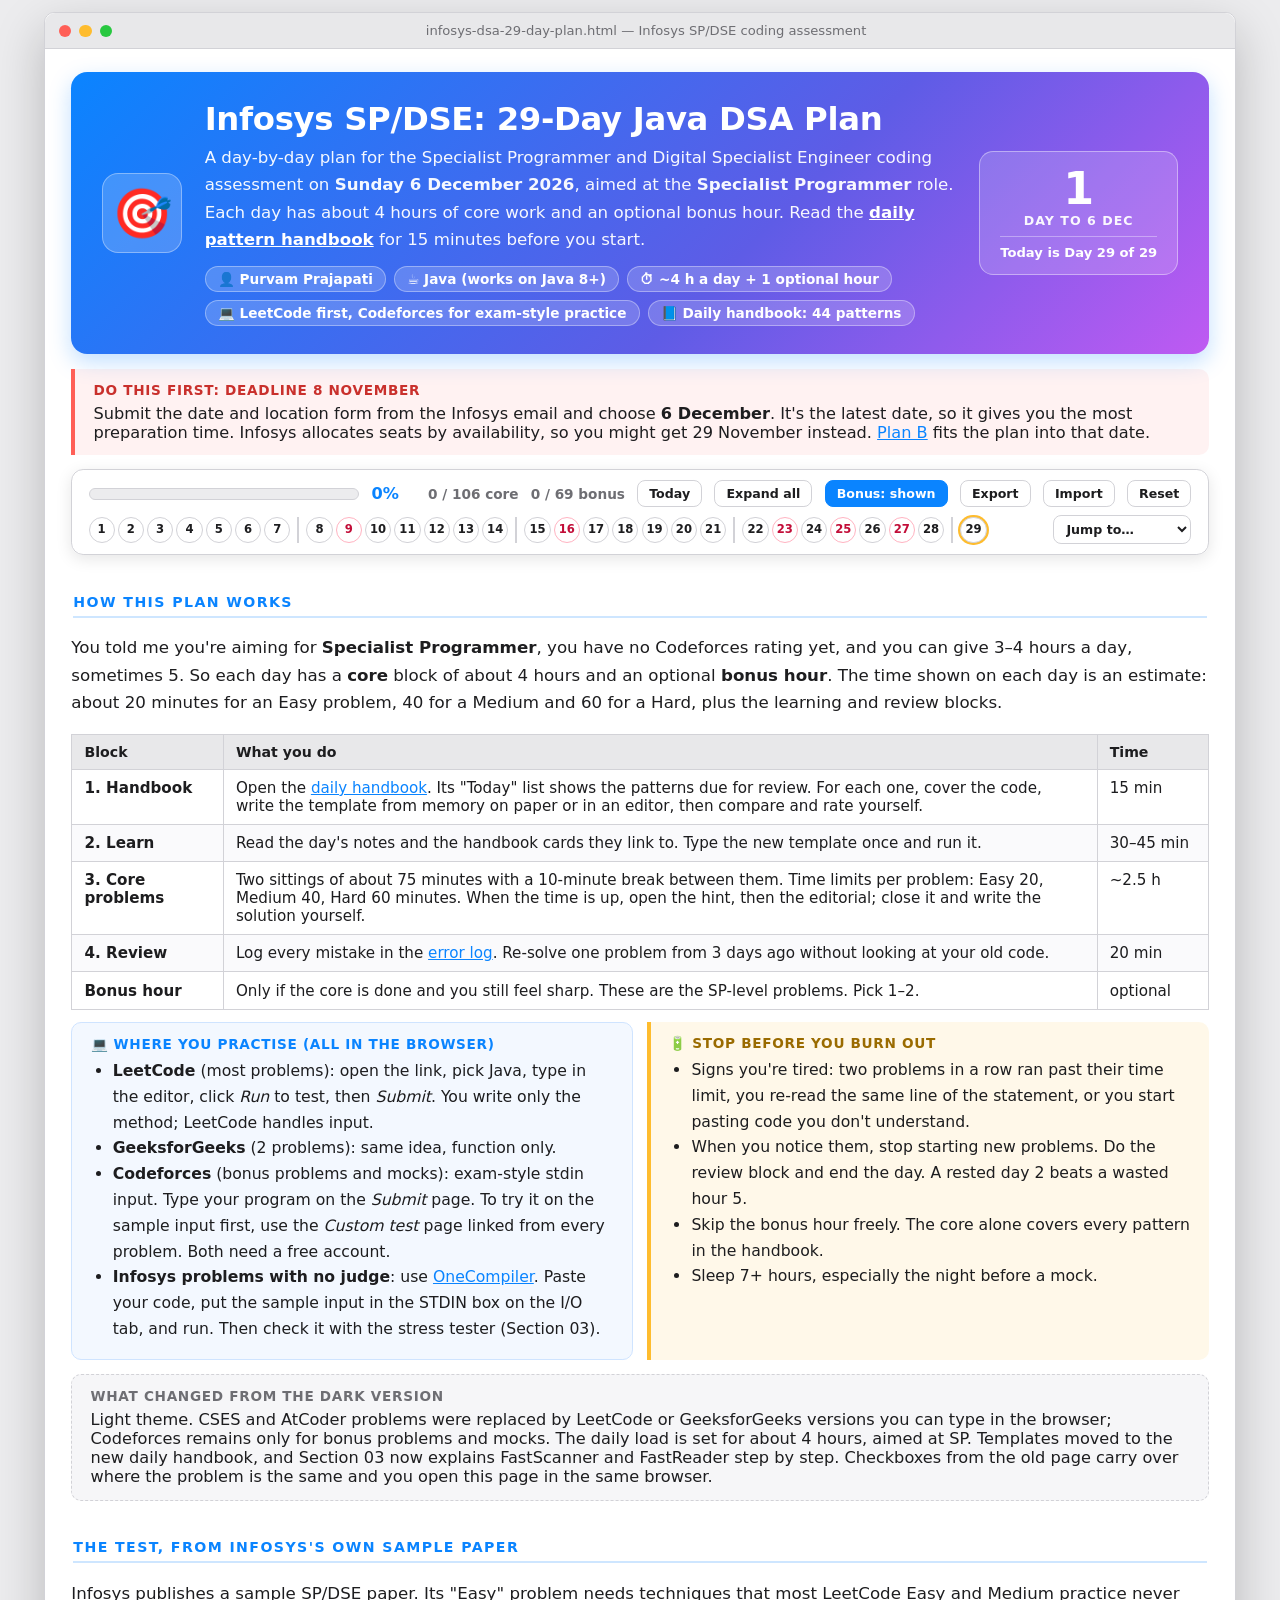
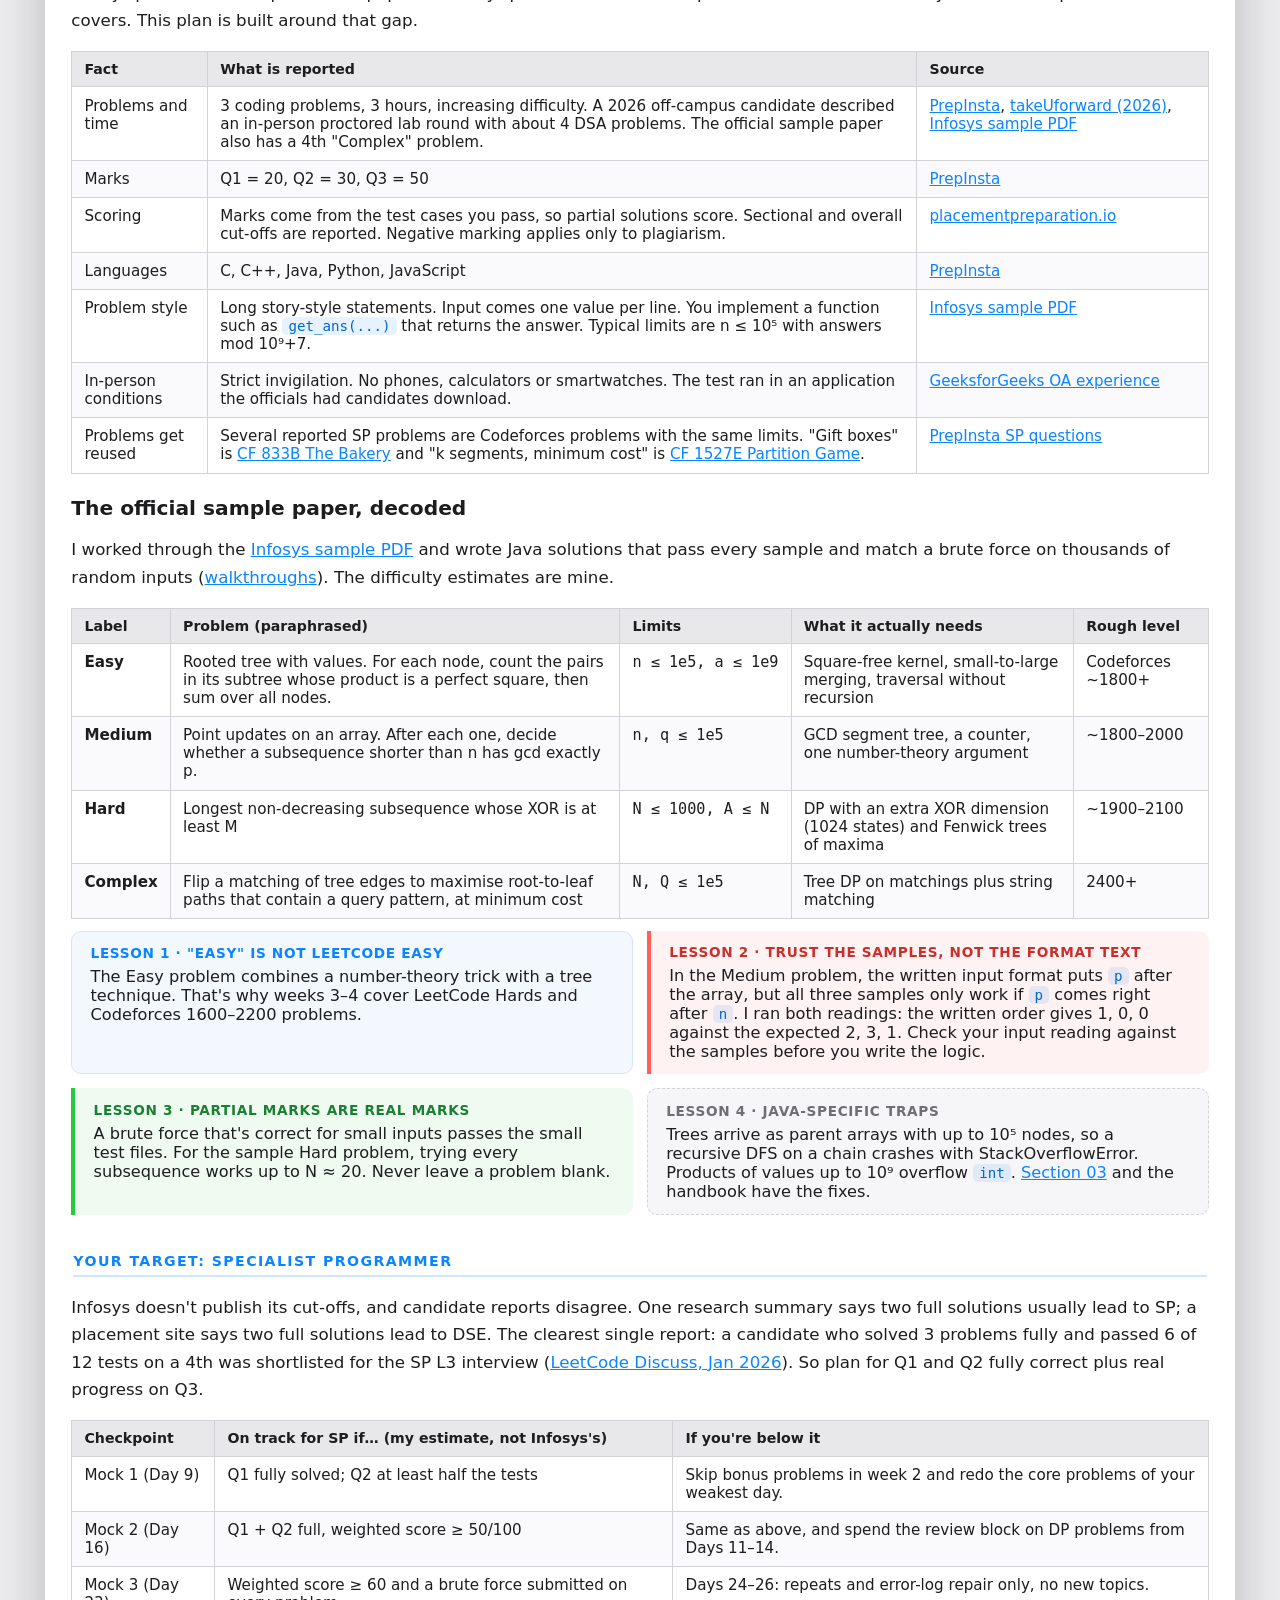
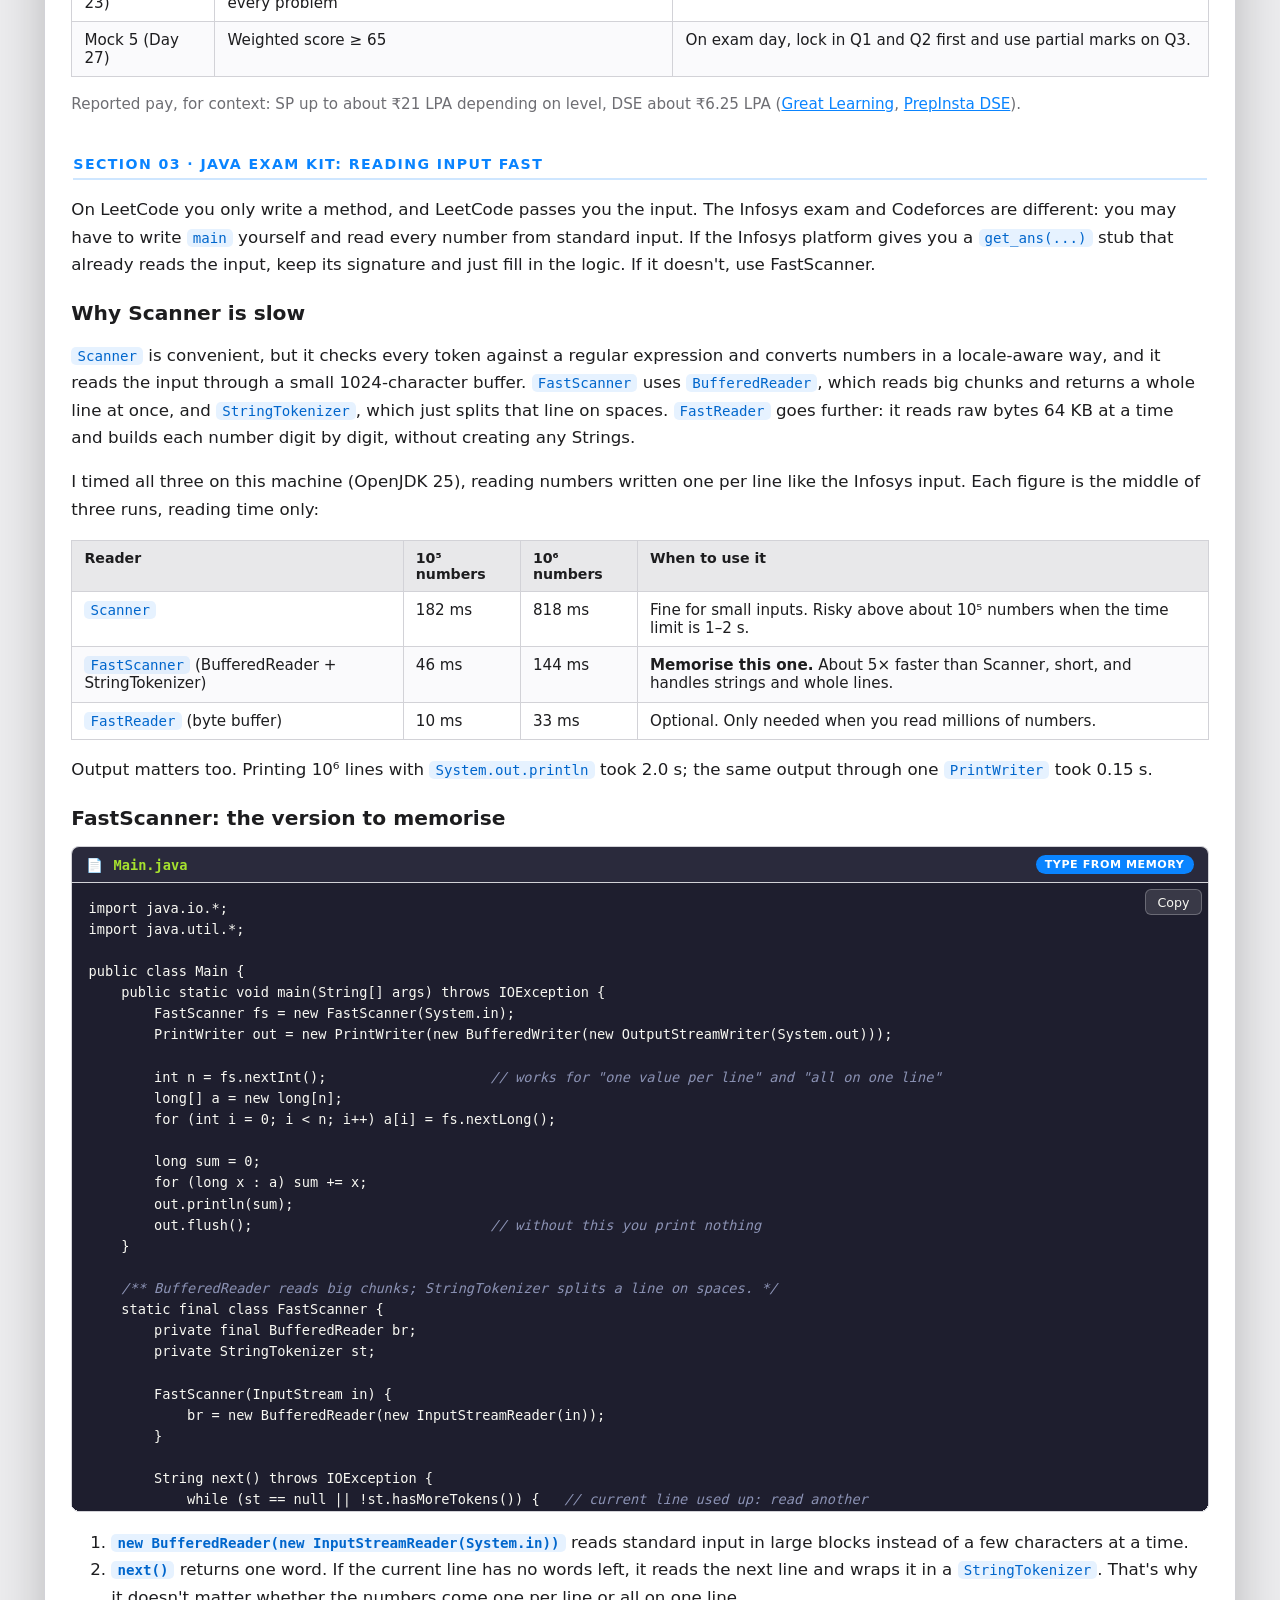
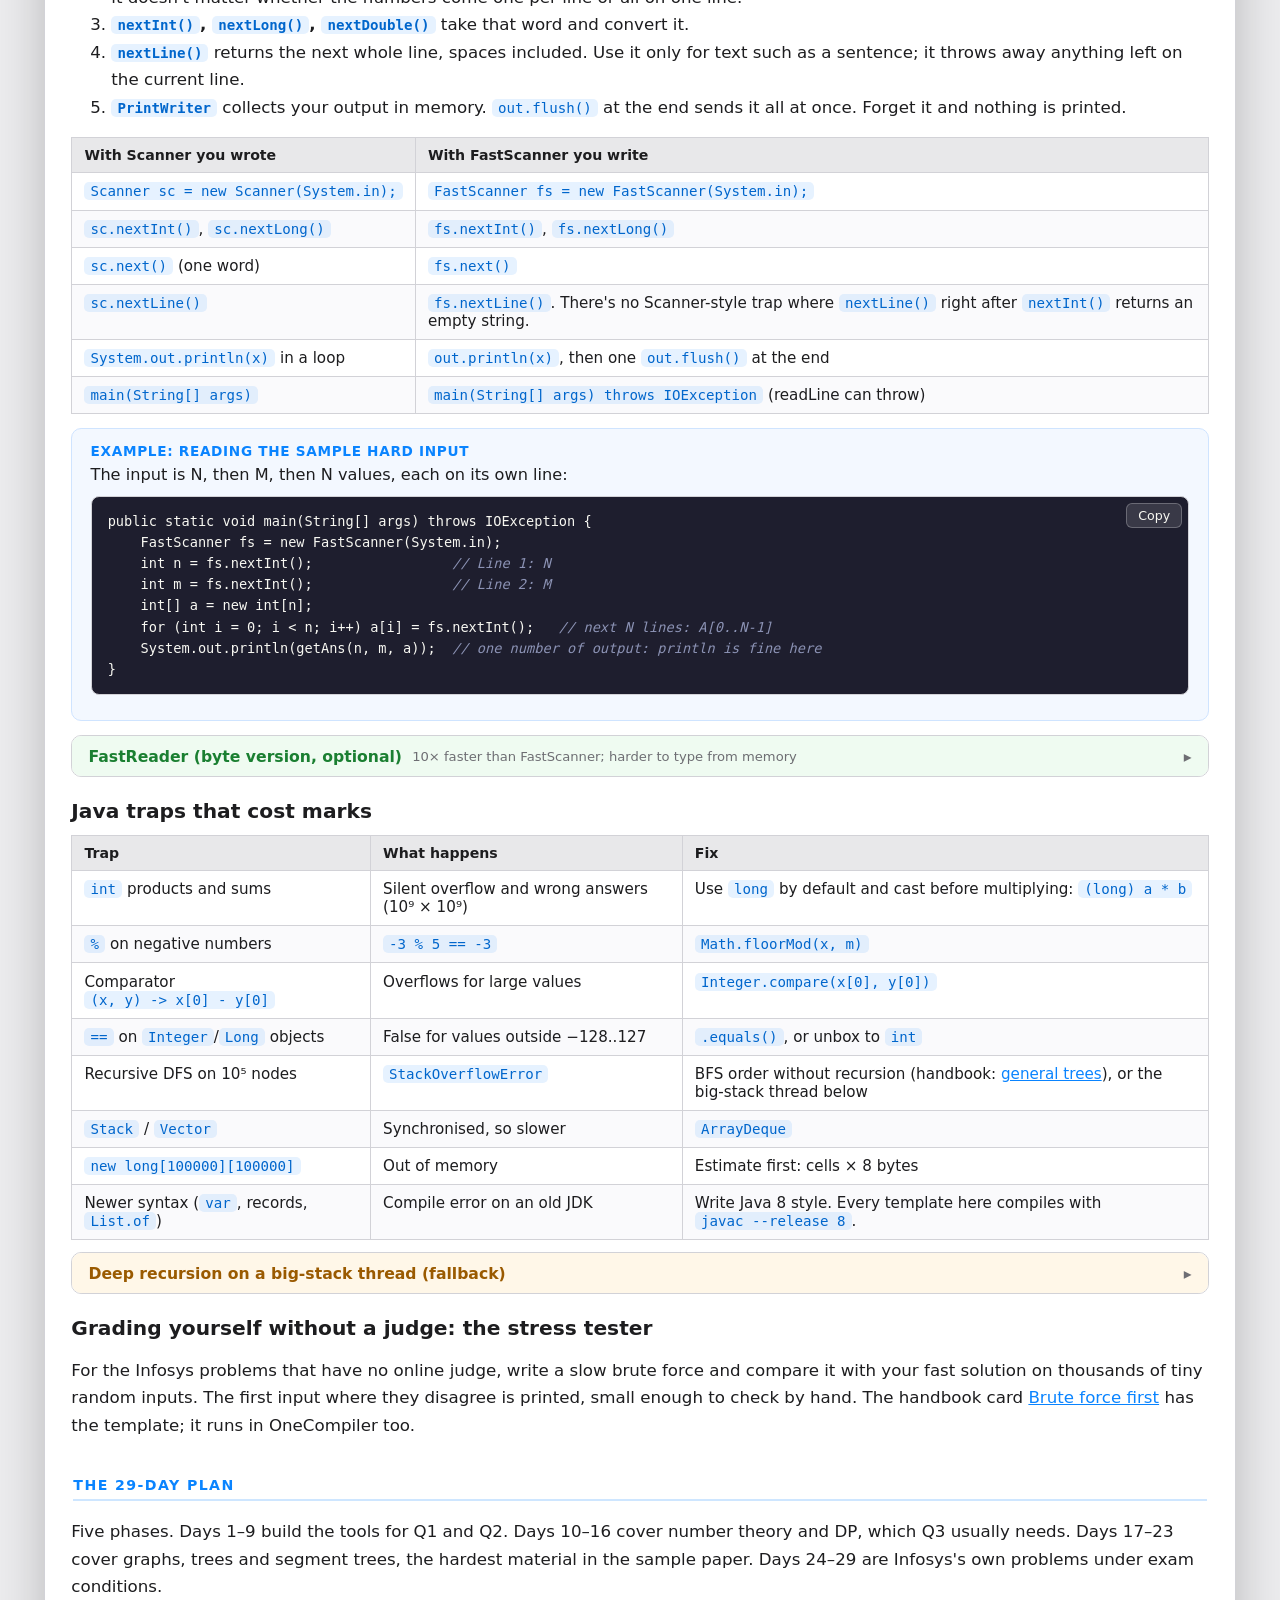
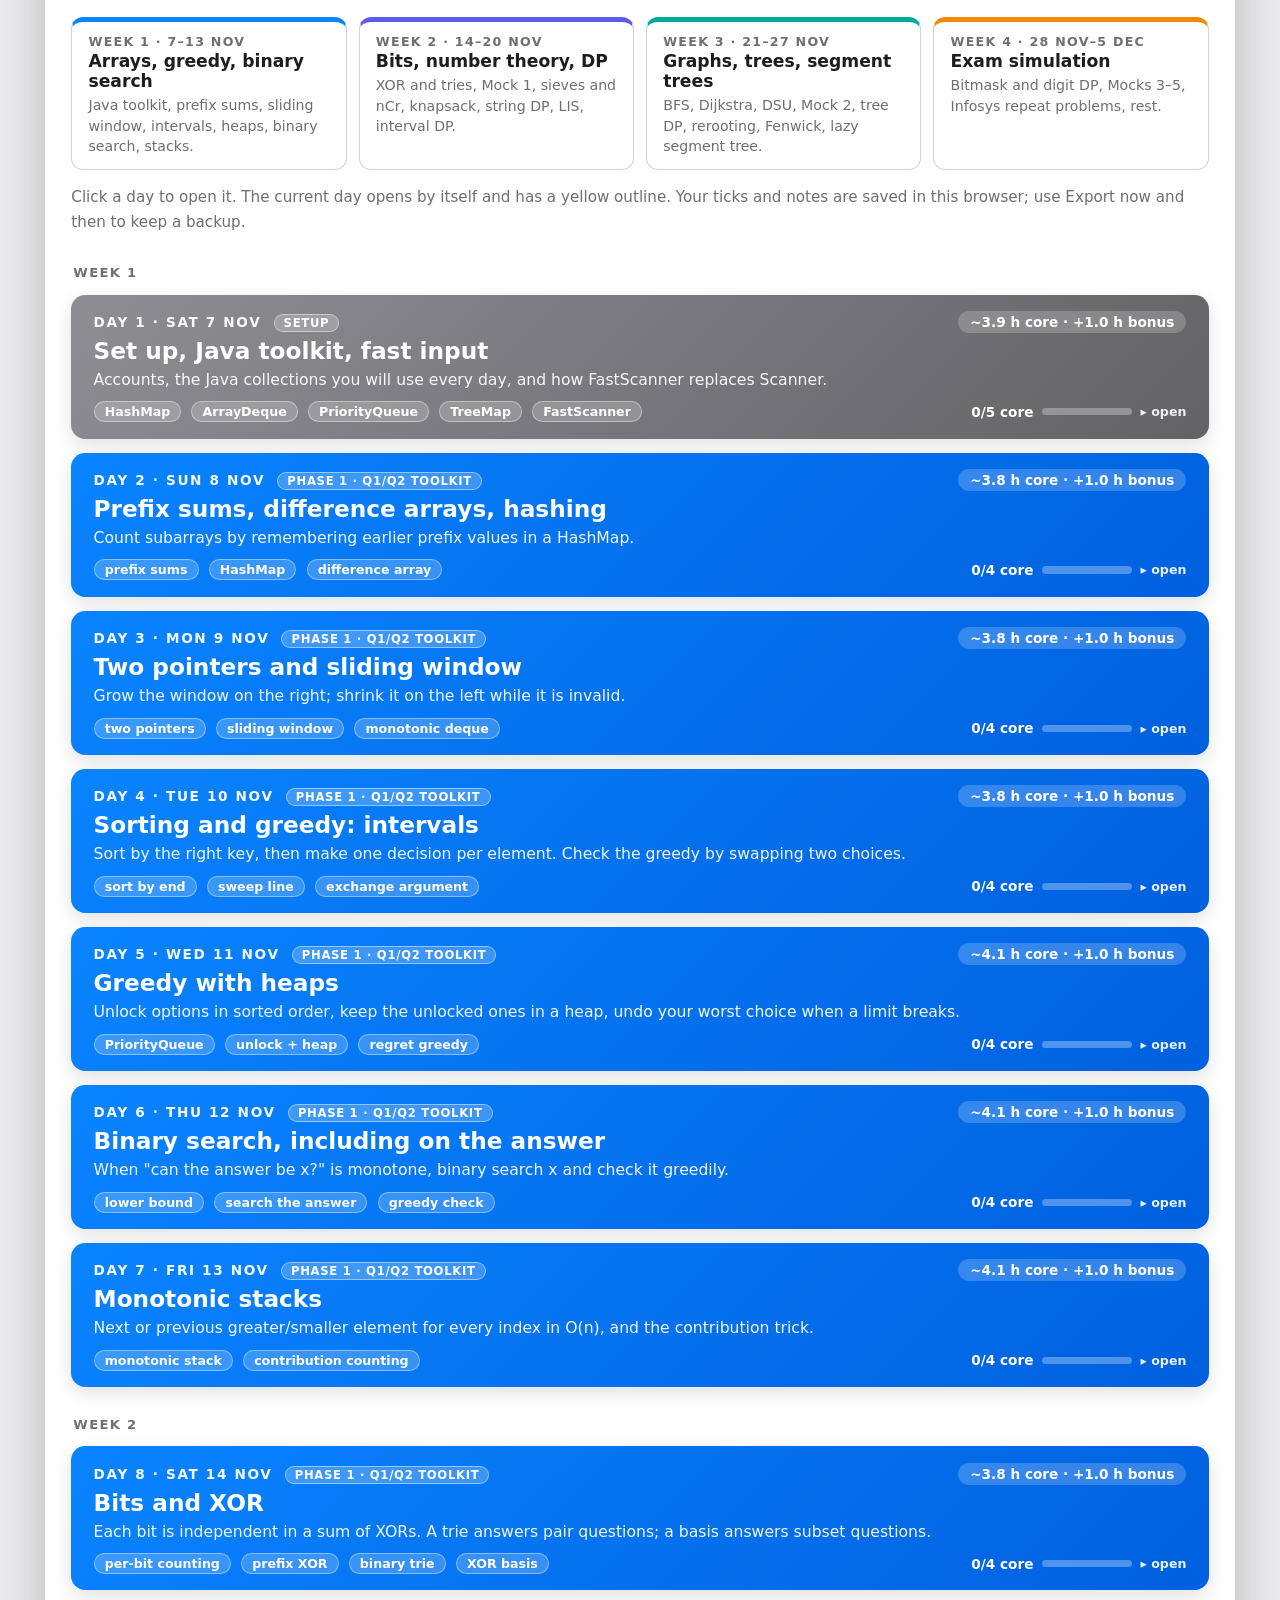
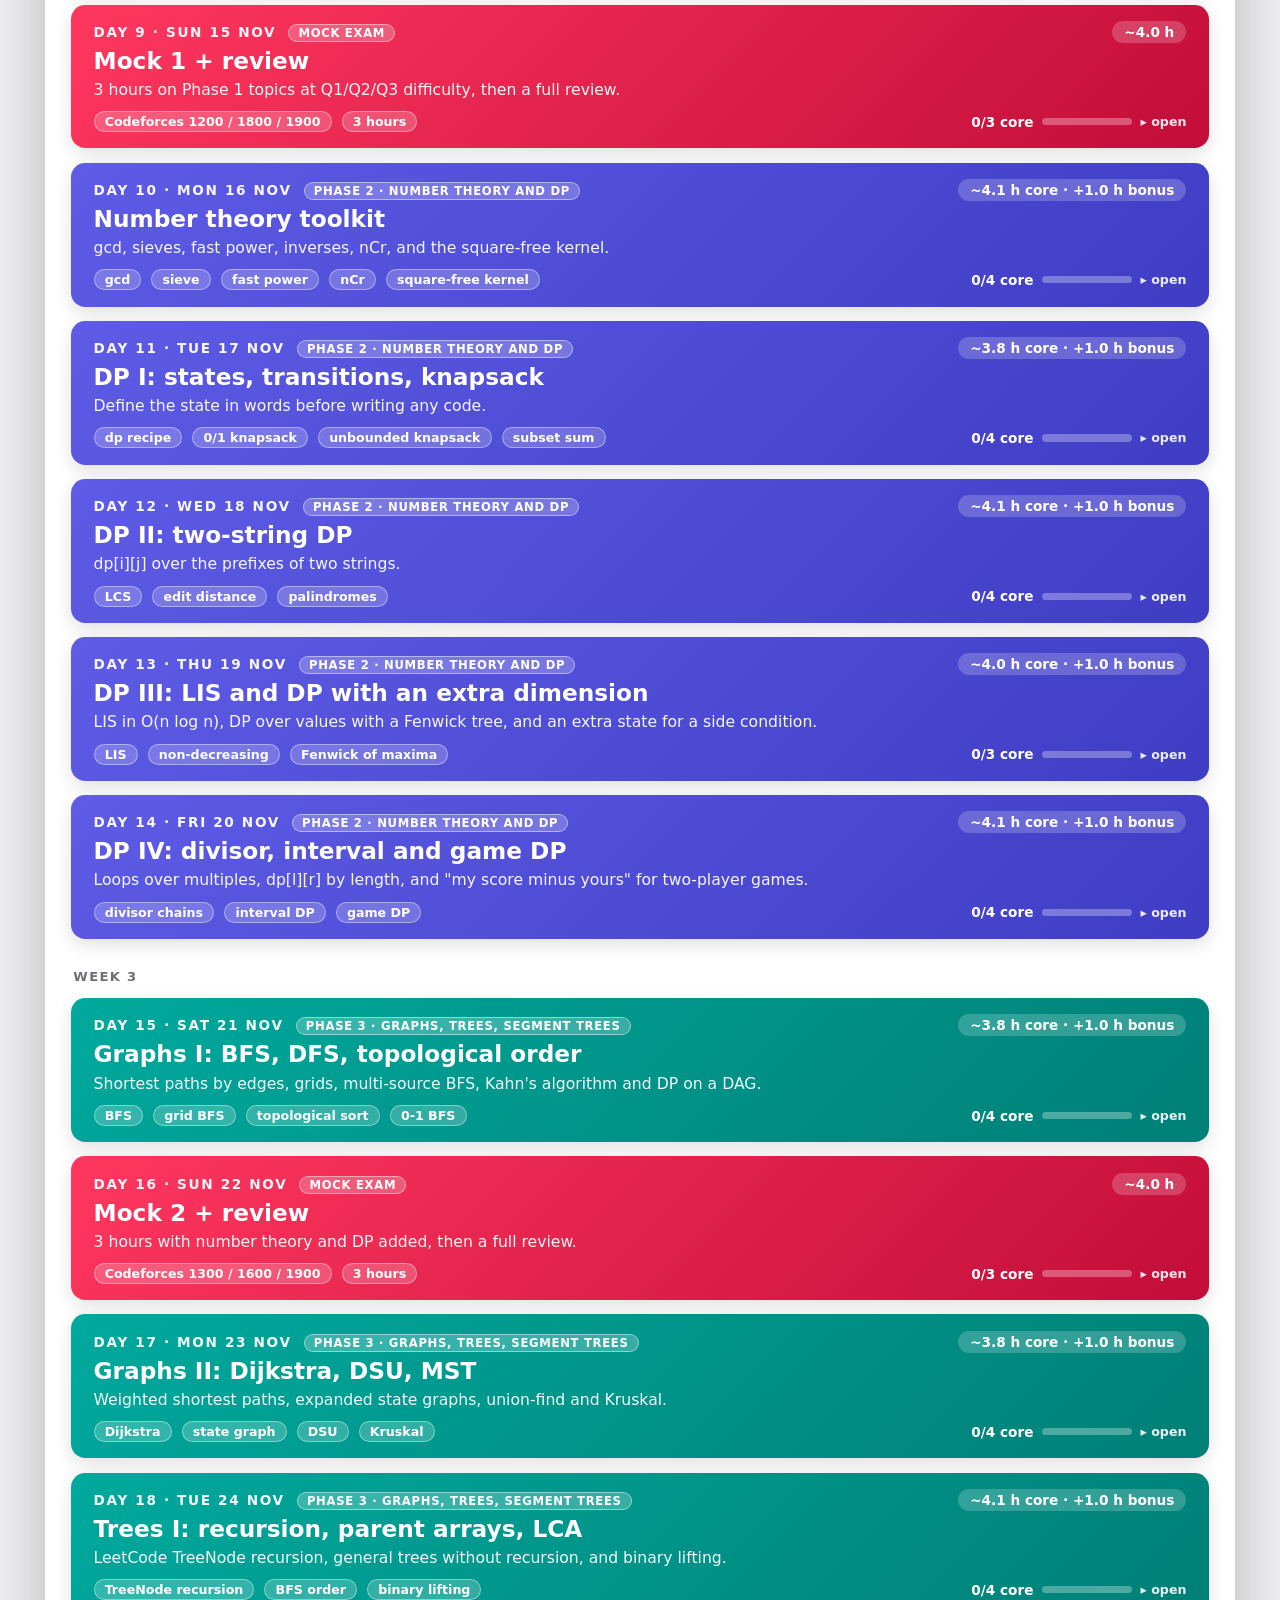
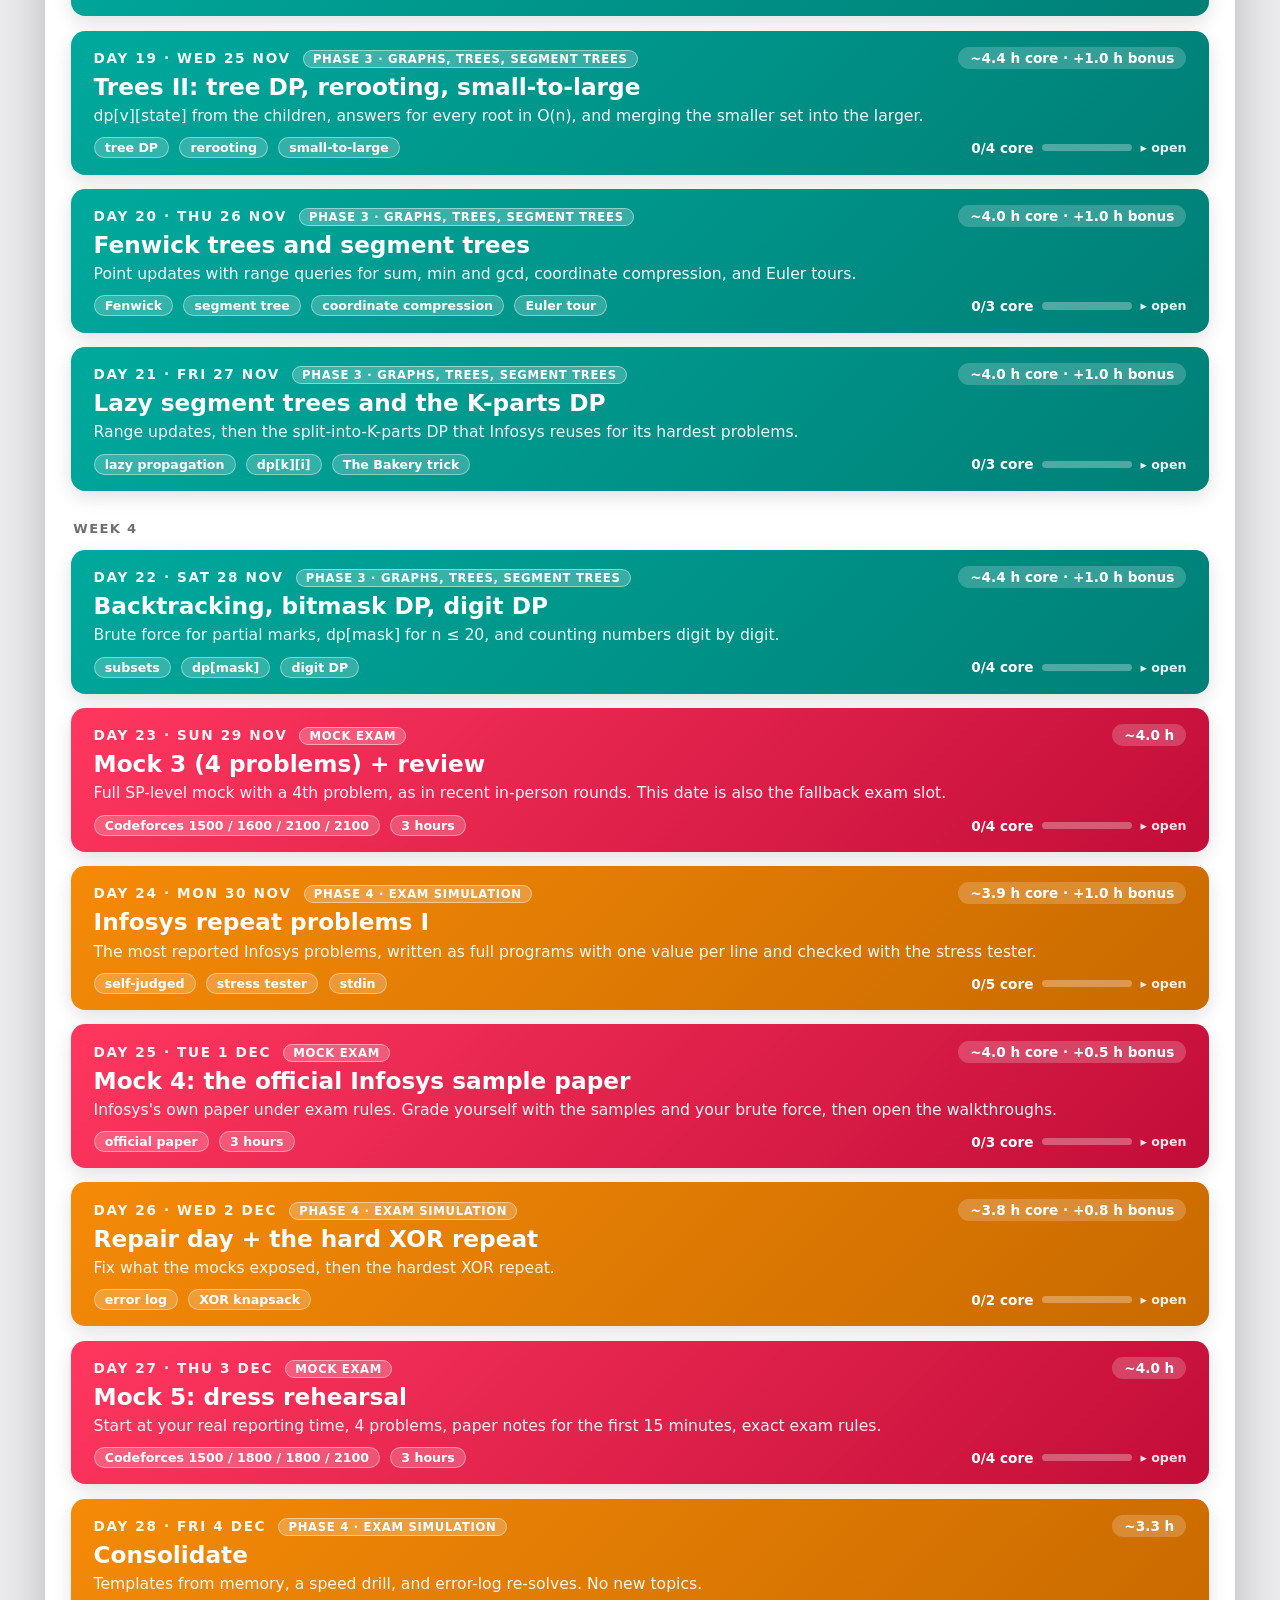
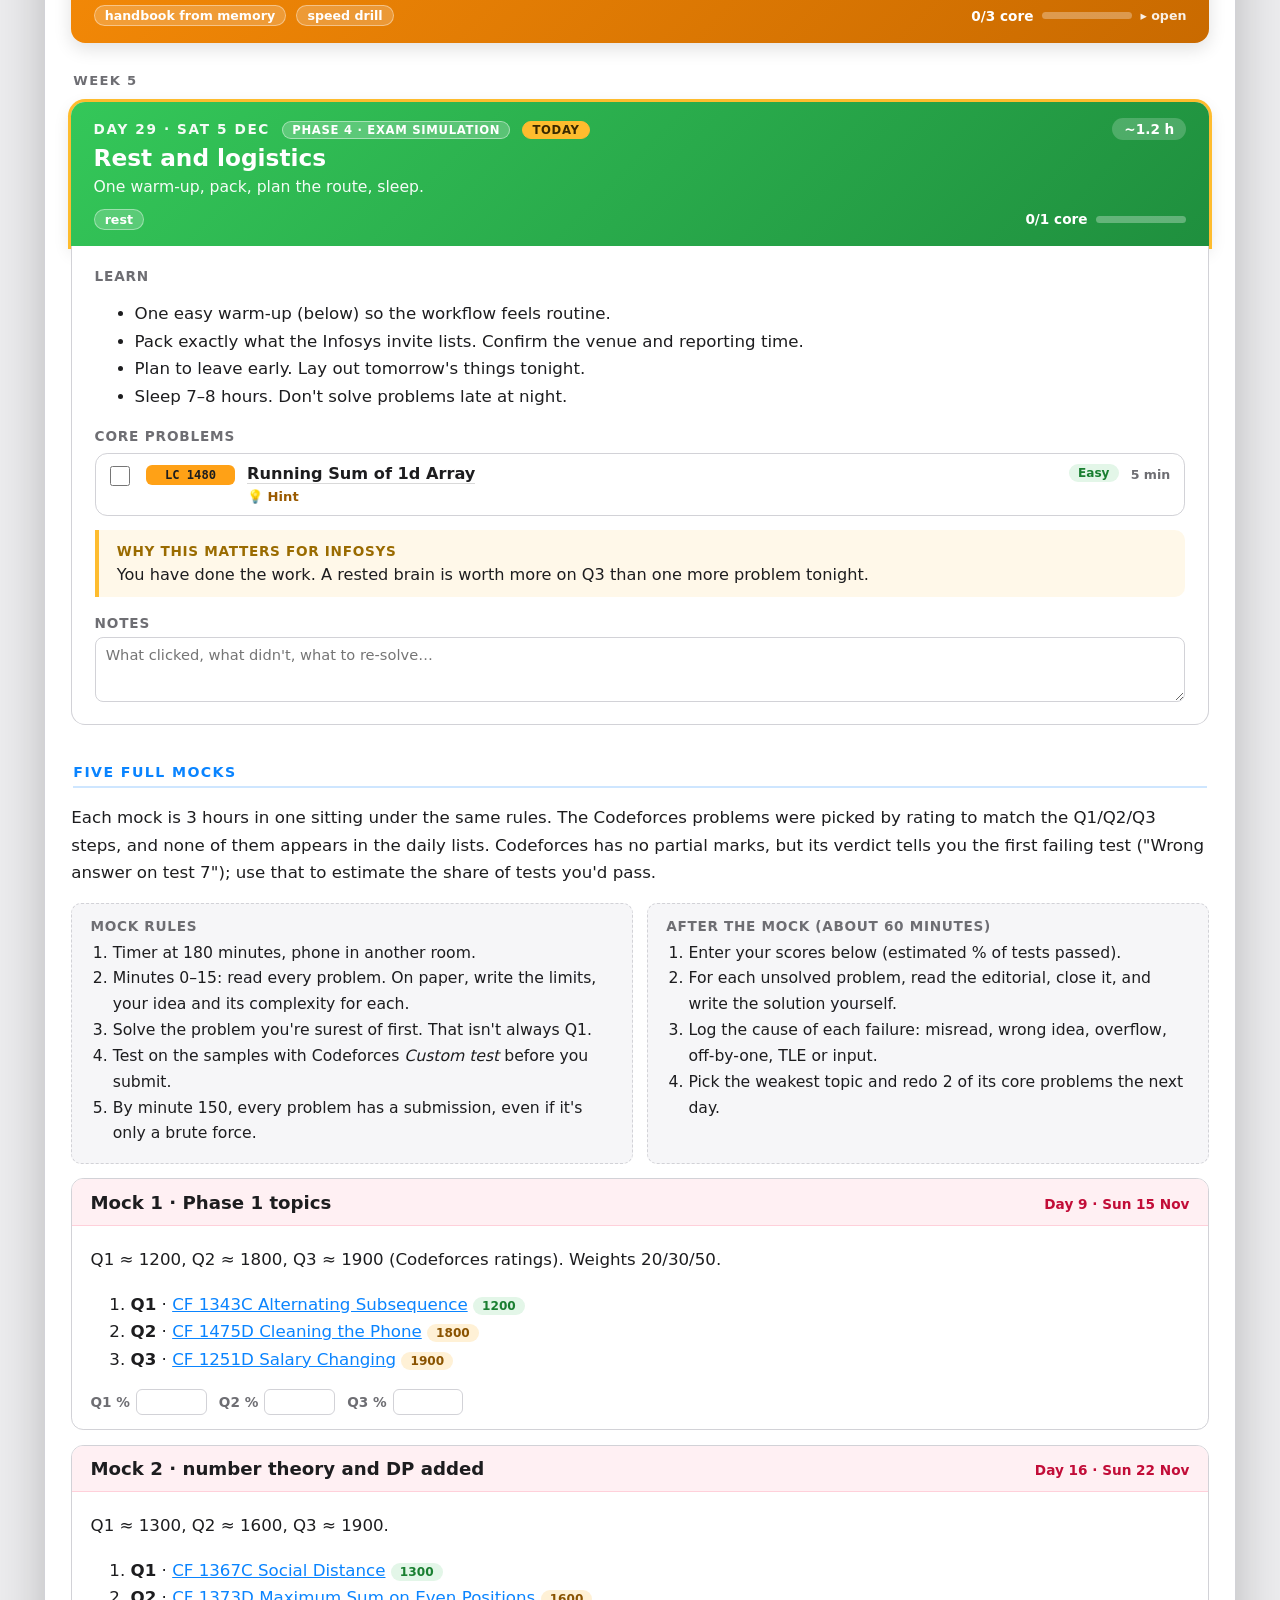
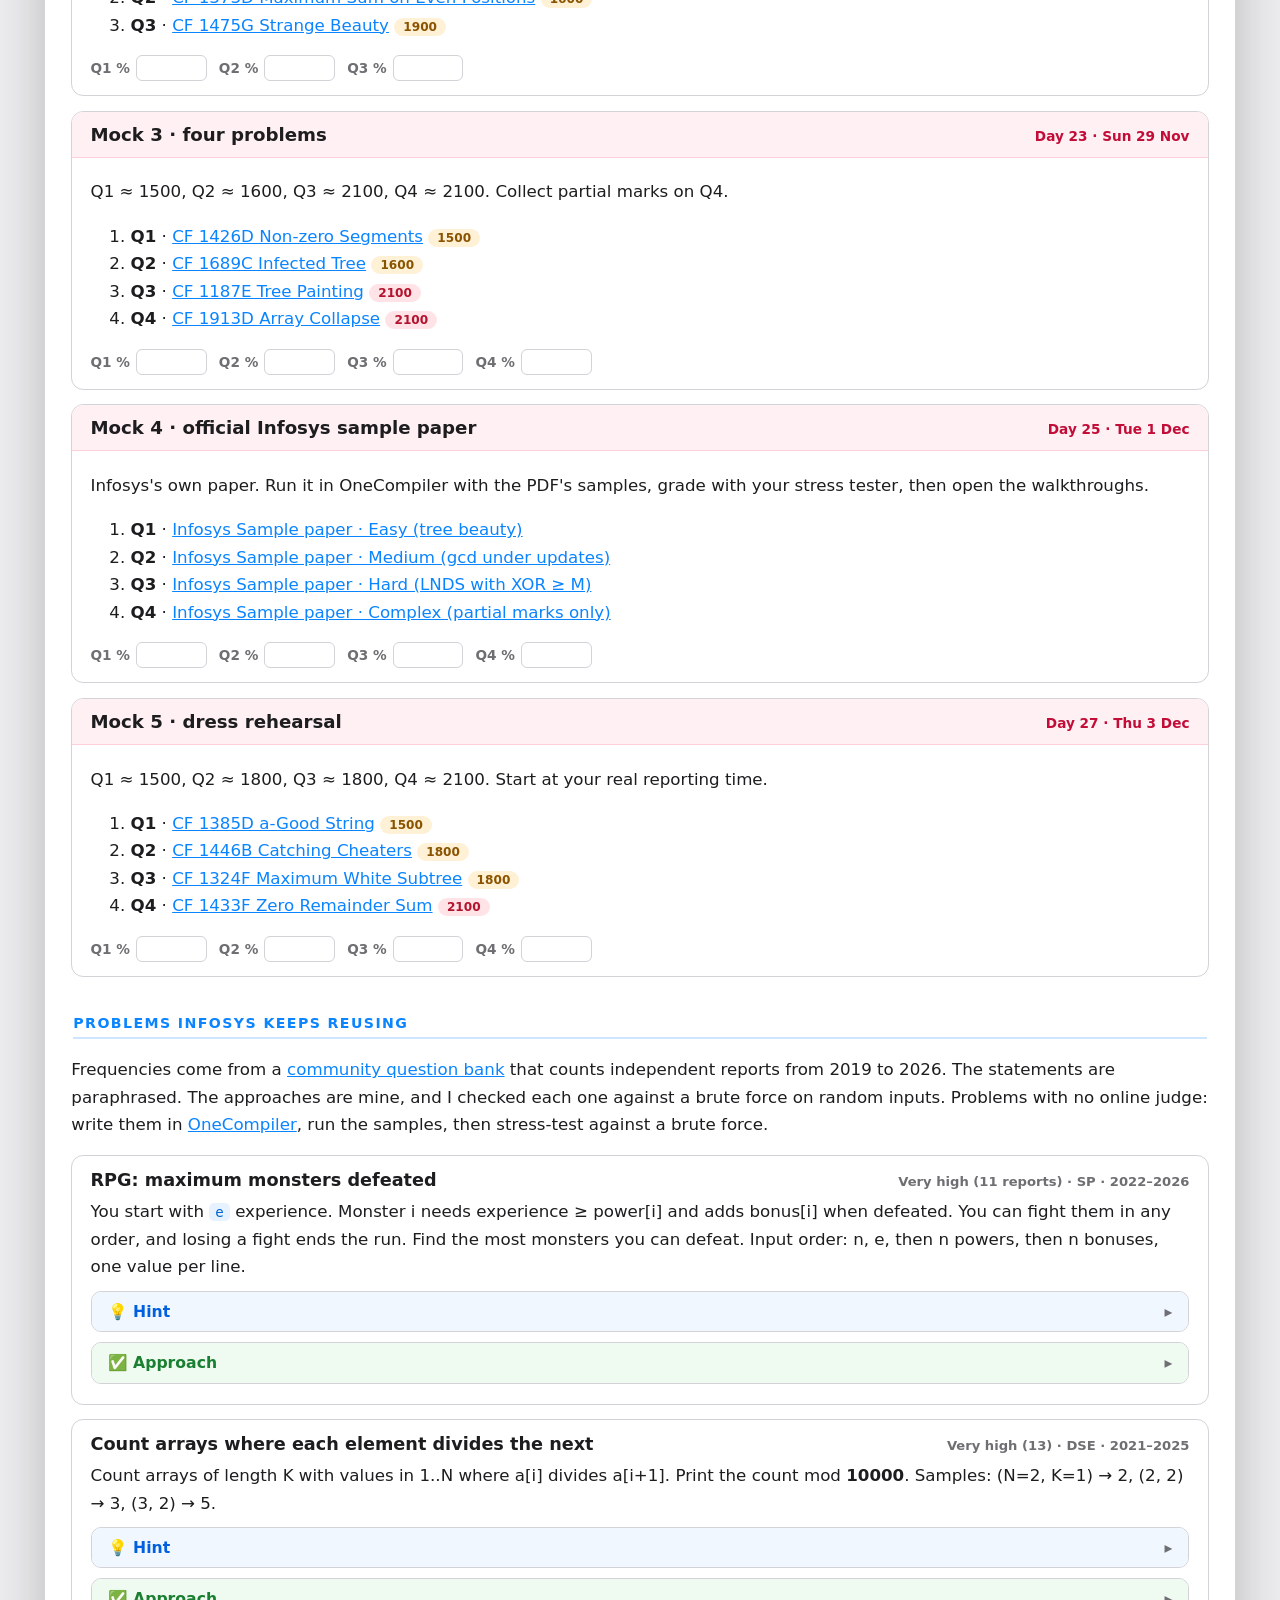
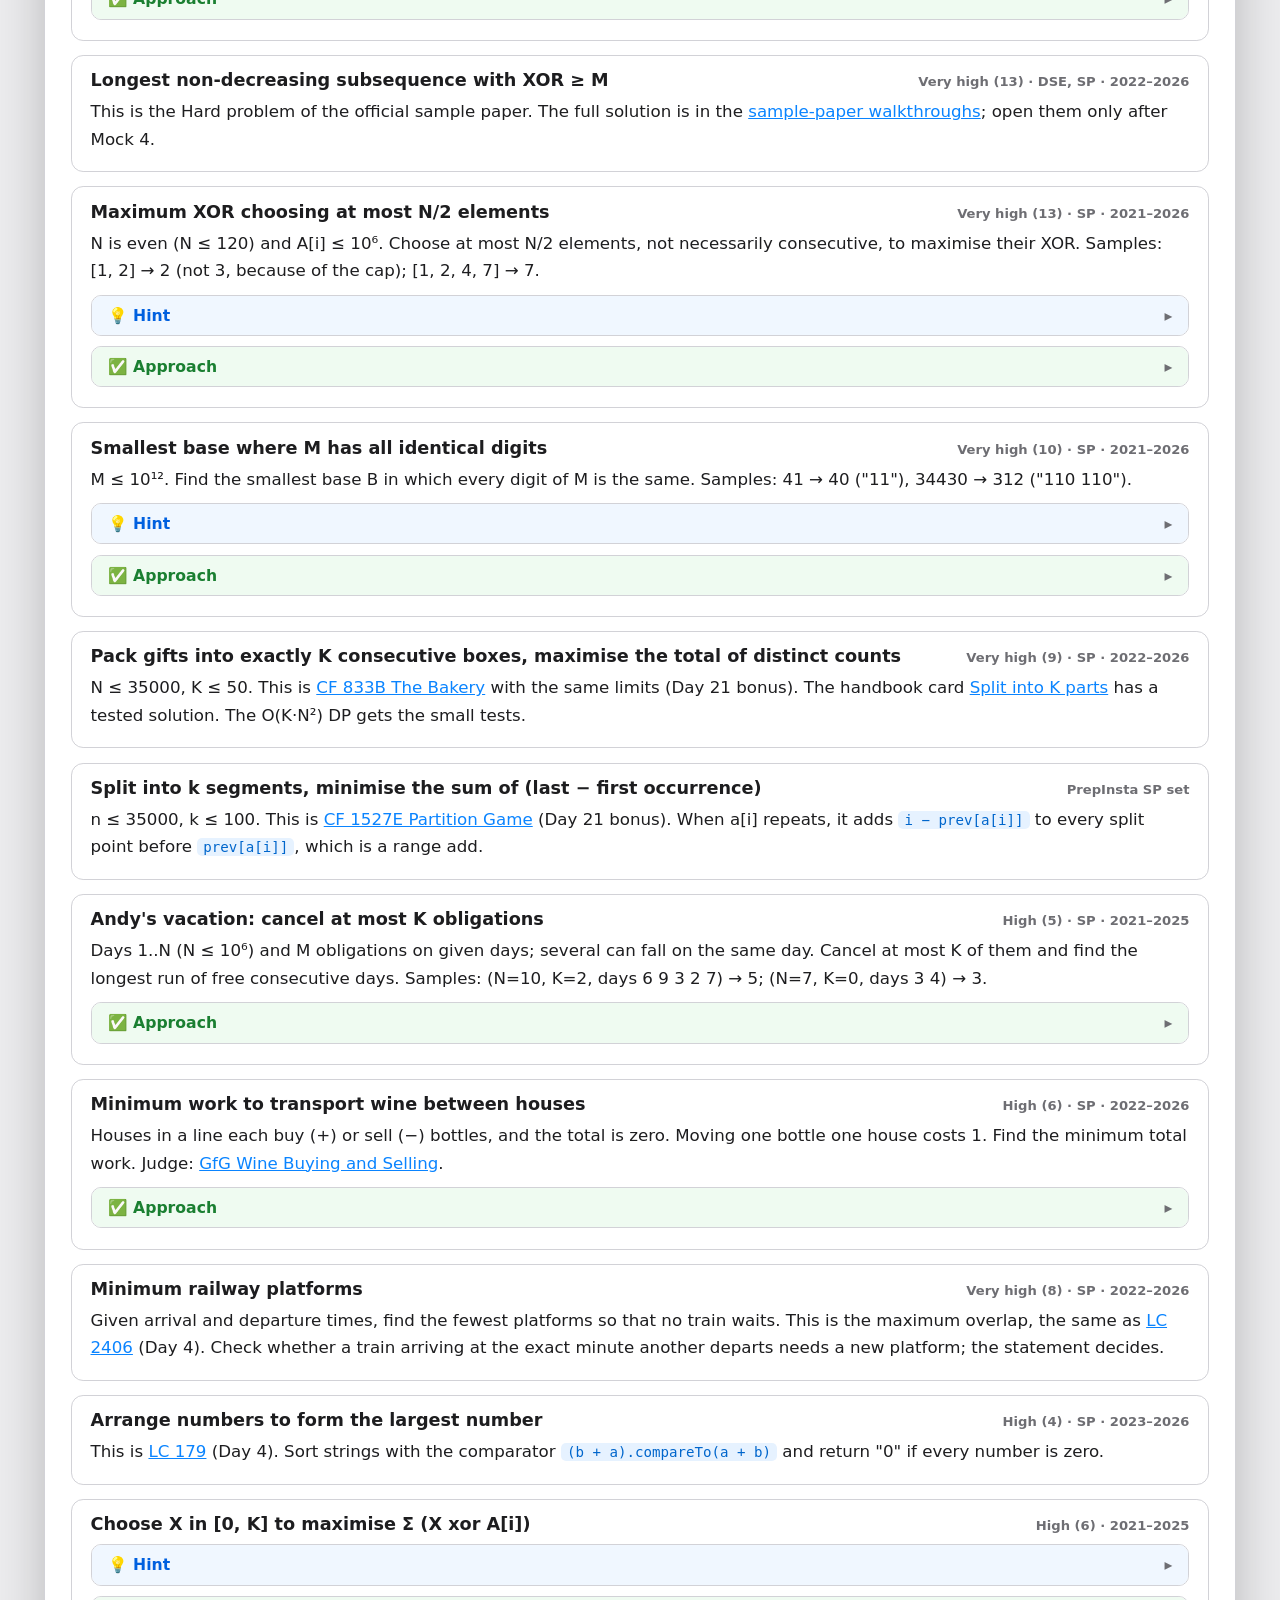
<file: infosys-dsa-29-day-plan.html>
<!DOCTYPE html>
<html lang="en">
<head>
  <meta charset="utf-8">
  <meta name="viewport" content="width=device-width, initial-scale=1.0">
  <title>Infosys SP/DSE: 29-Day Java DSA Plan (7 Nov to 6 Dec 2026)</title>
  <style>
    :root {
      --mac-bg: #ececee;
      --mac-window: #ffffff;
      --mac-titlebar: #e8e8ea;
      --mac-text: #1d1d1f;
      --mac-text-muted: #6e6e73;
      --mac-accent: #0a84ff;
      --mac-border: #d2d2d7;
      --mac-code-bg: #1e1e2e;
      --mac-code-text: #f8f8f2;
      --tl-red: #ff5f57;
      --tl-yellow: #febc2e;
      --tl-green: #28c840;
      --mac-font: -apple-system, BlinkMacSystemFont, "Segoe UI", system-ui, Roboto, "Helvetica Neue", Arial, sans-serif;
      --mac-mono: "SF Mono", ui-monospace, "Menlo", "Cascadia Mono", "Consolas", "DejaVu Sans Mono", "Liberation Mono", "Courier New", monospace;
    }
    * { box-sizing: border-box; }
    /* Every size on the page is in rem, so the whole layout scales with this one value.
       16px up to a 1280px-wide screen, then grows with the width (about 20px at 1920, 22px max),
       which keeps the window at the same share of the screen and the same shape on every monitor. */
    html { font-size: clamp(1rem, calc(0.6vw + 0.53rem), 1.375rem); }
    html { scroll-behavior: smooth; scroll-padding-top: 8rem; }
    html, body { margin: 0; padding: 0; }
    body { font-family: var(--mac-font); color: var(--mac-text); background: var(--mac-bg); min-height: 100vh; padding: 0.75rem; }

    /* ---------- Window chrome ---------- */
    .mac-window { width: 100%; max-width: 73.75rem; margin: 0 auto; background: var(--mac-window);
      border: 1px solid var(--mac-border); border-radius: 0.625rem; box-shadow: 0 1.125rem 3.125rem rgba(0,0,0,0.22); }
    .mac-titlebar { display: flex; align-items: center; gap: 0.5rem; padding: 0.625rem 0.875rem; background: var(--mac-titlebar);
      border-bottom: 1px solid var(--mac-border); border-top-left-radius: 0.625rem; border-top-right-radius: 0.625rem; }
    .traffic-light { display: inline-block; width: 0.75rem; height: 0.75rem; border-radius: 50%; flex: 0 0 auto; }
    .tl-red { background: var(--tl-red); } .tl-yellow { background: var(--tl-yellow); } .tl-green { background: var(--tl-green); }
    .mac-title { flex: 1 1 auto; text-align: center; font-size: 0.8125rem; font-weight: 500; color: var(--mac-text-muted);
      margin-right: 3rem; overflow: hidden; text-overflow: ellipsis; white-space: nowrap; }
    .mac-content { padding: 1.375rem 1.625rem 2.5rem; }

    /* ---------- Typography ---------- */
    h1 { margin: 0 0 0.375rem; font-size: 2.125rem; letter-spacing: -0.01em; }
    h2 { font-size: 1.5625rem; margin: 1.625rem 0 0.5rem; }
    h3 { font-size: 1.25rem; margin: 1.375rem 0 0.5rem; }
    p, li { line-height: 1.65; font-size: 1.0312rem; }
    a { color: var(--mac-accent); }
    code:not(pre code) { font-family: var(--mac-mono); font-size: 0.875rem; background: rgba(10,132,255,0.1);
      color: #0066cc; padding: 1px 0.375rem; border-radius: 0.3125rem; }
    .muted { color: var(--mac-text-muted); }
    .mono { font-family: var(--mac-mono); }
    .nowrap { white-space: nowrap; }

    /* ---------- Hero ---------- */
    .hero { display: flex; align-items: center; gap: 1.375rem; background: linear-gradient(135deg, #0a84ff 0%, #5e5ce6 60%, #bf5af2 100%);
      color: #fff; border-radius: 1rem; padding: 1.75rem 1.875rem; margin-bottom: 0.875rem; box-shadow: 0 0.5rem 1.375rem rgba(10,132,255,0.25); }
    .hero .hero-icon { font-size: 3rem; line-height: 1; background: rgba(255,255,255,0.18); border: 1px solid rgba(255,255,255,0.35);
      border-radius: 1rem; flex: 0 0 auto; width: 5rem; aspect-ratio: 1 / 1;
      display: flex; align-items: center; justify-content: center; }
    .hero .hero-main { flex: 1 1 auto; min-width: 0; }
    .hero h1 { color: #fff; font-size: 2rem; }
    .hero p { margin: 0; font-size: 1.0312rem; color: rgba(255,255,255,0.95); }
    .hero a { color: #fff; font-weight: 700; }
    .hero .hero-meta { display: flex; flex-wrap: wrap; gap: 0.5rem; margin-top: 0.75rem; }
    .hero .hero-meta span { background: rgba(255,255,255,0.18); border: 1px solid rgba(255,255,255,0.35);
      border-radius: 1.25rem; padding: 0.25rem 0.75rem; font-size: 0.8438rem; font-weight: 600; }
    .hero-clock { flex: 0 0 auto; text-align: center; background: rgba(255,255,255,0.16); border: 1px solid rgba(255,255,255,0.4);
      border-radius: 0.875rem; padding: 0.875rem 1.25rem; min-width: 9.375rem; }
    .hero-clock b { display: block; font-size: 2.75rem; line-height: 1.05; }
    .hero-clock span { display: block; font-size: 0.7812rem; font-weight: 700; text-transform: uppercase; letter-spacing: 0.08em; opacity: 0.95; }
    .hero-clock small { display: block; margin-top: 0.5rem; font-size: 0.8125rem; font-weight: 600; border-top: 1px solid rgba(255,255,255,0.35); padding-top: 0.5rem; }

    /* ---------- Sticky bar ---------- */
    .stickybar { position: sticky; top: 0.5rem; z-index: 50; background: rgba(255,255,255,0.96);
      backdrop-filter: saturate(180%) blur(0.75rem); -webkit-backdrop-filter: saturate(180%) blur(0.75rem);
      border: 1px solid var(--mac-border); border-radius: 0.75rem; padding: 0.625rem 1rem; margin-bottom: 1.125rem;
      box-shadow: 0 0.25rem 1rem rgba(0,0,0,0.10); }
    .sb-row { display: flex; align-items: center; gap: 0.75rem; flex-wrap: wrap; }
    .sb-track { flex: 1 1 10rem; height: 0.75rem; background: var(--mac-bg); border: 1px solid var(--mac-border); border-radius: 0.4375rem; overflow: hidden; }
    .sb-fill { height: 100%; width: 0%; background: linear-gradient(90deg, #0a84ff, #28c840); transition: width 0.35s ease; }
    .sb-pct { font-weight: 800; color: var(--mac-accent); font-size: 1rem; min-width: 2.75rem; }
    .sb-count { color: var(--mac-text-muted); font-weight: 600; font-size: 0.8438rem; white-space: nowrap; }
    .btn { border: 1px solid var(--mac-border); background: #fff; border-radius: 0.5rem; padding: 0.3125rem 0.6875rem;
      font-size: 0.7812rem; cursor: pointer; color: var(--mac-text); font-family: var(--mac-font); font-weight: 600; white-space: nowrap; }
    .btn:hover { border-color: var(--mac-accent); color: var(--mac-accent); }
    .btn.on { background: var(--mac-accent); border-color: var(--mac-accent); color: #fff; }
    .btn.danger:hover { border-color: var(--tl-red); color: #c9302c; }
    .btn input[type=file] { display: none; }

    /* ---------- Section bands ---------- */
    .band { font-size: 0.875rem; font-weight: 800; text-transform: uppercase; letter-spacing: 0.1em; color: var(--mac-accent);
      margin: 2.375rem 2px 0.375rem; padding-bottom: 0.375rem; border-bottom: 2px solid rgba(10,132,255,0.2); }

    /* ---------- Callouts ---------- */
    .concept, .observe, .expected, .askai, .stretch, .warn, .tip { border-radius: 0.625rem; padding: 0.8125rem 1.125rem; margin: 0.875rem 0; font-size: 1rem; }
    .concept { background: #f3f8ff; border: 1px solid #cfe4ff; }
    .observe { background: rgba(254,188,46,0.10); border-left: 0.25rem solid var(--tl-yellow); border-radius: 0 0.625rem 0.625rem 0; }
    .expected { background: rgba(40,200,64,0.07); border-left: 0.25rem solid #28c840; border-radius: 0 0.625rem 0.625rem 0; }
    .warn { background: rgba(255,95,87,0.08); border-left: 0.25rem solid var(--tl-red); border-radius: 0 0.625rem 0.625rem 0; }
    .tip { background: #f6f6f8; border: 1px dashed var(--mac-border); }
    .askai { background: linear-gradient(135deg,#faf2ff,#f3e8ff); border: 1px solid #d8b4fe; border-left: 0.3125rem solid #bf5af2; border-radius: 0 0.625rem 0.625rem 0; }
    .stretch { background: linear-gradient(135deg,#fff0f3,#ffe7ec); border: 1px solid #ffc2cf; border-left: 0.3125rem solid #ff375f; border-radius: 0 0.625rem 0.625rem 0; }
    .lbl { font-weight: 700; display: block; margin-bottom: 0.375rem; font-size: 0.8438rem; text-transform: uppercase; letter-spacing: 0.05em; }
    .concept .lbl { color: var(--mac-accent); } .observe .lbl { color: #9a6b00; } .expected .lbl { color: #1a7f31; }
    .warn .lbl { color: #c9302c; } .askai .lbl { color: #8e2fd6; } .stretch .lbl { color: #c20d38; } .tip .lbl { color: var(--mac-text-muted); }
    .concept p:first-of-type, .observe p:first-of-type { margin-top: 0; }
    .concept p:last-child, .observe p:last-child, .warn p:last-child, .expected p:last-child, .tip p:last-child, .stretch p:last-child, .askai p:last-child { margin-bottom: 0; }
    .concept ul, .observe ul, .stretch ul, .askai ul, .warn ul, .expected ul, .tip ul,
    .concept ol, .observe ol, .stretch ol, .askai ol, .warn ol, .expected ol, .tip ol { margin: 0.25rem 0; padding-left: 1.375rem; }
    .concept li, .observe li, .stretch li, .askai li, .warn li, .expected li, .tip li { font-size: 0.9688rem; }
    .grid2 { display: grid; grid-template-columns: 1fr 1fr; gap: 0.875rem; }
    .grid2 > div { margin: 0; }

    /* ---------- Hint ladder ---------- */
    details.hint { border: 1px solid var(--mac-border); border-radius: 0.625rem; margin: 0.625rem 0; overflow: hidden; background: #fff; }
    details.hint > summary { list-style: none; cursor: pointer; padding: 0.625rem 1rem; font-weight: 700; font-size: 0.9688rem;
      display: flex; align-items: center; gap: 0.625rem; user-select: none; }
    details.hint > summary::-webkit-details-marker { display: none; }
    details.hint > summary::after { content: "▸"; margin-left: auto; transition: transform 0.2s ease; color: var(--mac-text-muted); }
    details.hint[open] > summary::after { transform: rotate(90deg); }
    details.hint[open] > summary { border-bottom: 1px solid var(--mac-border); }
    details.hint > .h-body { padding: 0.5rem 1.125rem 0.75rem; }
    details.hint.h1 > summary { background: #f0f7ff; color: #0060df; }
    details.hint.h2 > summary { background: #fff7e8; color: #9a5a00; }
    details.hint.sol > summary { background: #effbf1; color: #1a7f31; }
    details.hint.sol > summary .peek { font-weight: 500; font-size: 0.8125rem; color: var(--mac-text-muted); }
    details.hint.spoil > summary { background: #fff0f3; color: #c20d38; }
    details.hint.qa > summary { background: #f6f6f8; color: var(--mac-text); font-weight: 600; }

    /* ---------- Code blocks ---------- */
    .codewrap { position: relative; margin: 0.75rem 0; }
    .codewrap pre { margin: 0; padding: 0.875rem 1rem; background: var(--mac-code-bg); border: 1px solid var(--mac-border);
      border-radius: 0.5rem; overflow-x: auto; white-space: pre; max-height: min(40rem, 70vh); }
    .codewrap pre code { font-family: var(--mac-mono); font-size: 0.8438rem; line-height: 1.55; color: var(--mac-code-text); white-space: pre; }
    .codewrap.out pre { background: #f6f8fa; max-height: none; }
    .codewrap.out pre code { color: #24292f; }
    .code-comment { color: #8c93b5; font-style: italic; }
    .copy-btn { position: absolute; top: 0.4375rem; right: 0.4375rem; background: rgba(255,255,255,0.12); color: #f8f8f2;
      border: 1px solid rgba(255,255,255,0.25); border-radius: 0.375rem; padding: 0.25rem 0.6875rem; font-size: 0.7812rem;
      font-family: var(--mac-font); cursor: pointer; }
    .codewrap.out .copy-btn { display: none; }
    .copy-btn:hover { background: rgba(255,255,255,0.22); }
    .copy-btn.ok { background: #28c840; border-color: #28c840; color: #fff; }
    .copy-btn.err { background: var(--tl-red); border-color: var(--tl-red); color: #fff; }
    .filebar { display: flex; align-items: center; gap: 0.625rem; background: #2a2a3c; color: #f8f8f2; border-radius: 0.5rem 0.5rem 0 0;
      padding: 0.5rem 0.875rem; margin: 1rem 0 0; font-family: var(--mac-mono); font-size: 0.8438rem; border: 1px solid var(--mac-border); border-bottom: none; }
    .filebar .fb-name { font-weight: 700; color: #a6e22e; overflow-wrap: anywhere; }
    .filebar .fb-tag { margin-left: auto; font-family: var(--mac-font); font-size: 0.6875rem; font-weight: 700; letter-spacing: 0.05em;
      text-transform: uppercase; background: rgba(255,255,255,0.14); color: #fff; padding: 3px 0.5625rem; border-radius: 1.25rem; white-space: nowrap; }
    .filebar .fb-tag.new { background: #1f9d42; } .filebar .fb-tag.memo { background: #0a84ff; } .filebar .fb-tag.opt { background: #8e8e93; }
    .filebar + .codewrap { margin-top: 0; }
    .filebar + .codewrap pre { border-radius: 0 0 0.5rem 0.5rem; }

    /* ---------- Tables ---------- */
    .tbl-wrap { overflow-x: auto; margin: 0.75rem 0; }
    table.tbl { width: 100%; border-collapse: collapse; font-size: 0.9375rem; }
    table.tbl th, table.tbl td { border: 1px solid var(--mac-border); padding: 0.5625rem 0.75rem; text-align: left; vertical-align: top; }
    table.tbl thead th { background: var(--mac-titlebar); font-size: 0.875rem; }
    table.tbl tbody tr:nth-child(even) { background: #fafafc; }
    table.tbl td code { white-space: nowrap; }

    /* ---------- Small pills ---------- */
    .diff { font-size: 0.75rem; font-weight: 700; border-radius: 1.25rem; padding: 2px 0.5625rem; white-space: nowrap; }
    .diff.e { background: #e3f6e8; color: #1a7f31; } .diff.m { background: #fff1d6; color: #8a5300; }
    .diff.h { background: #ffe3e6; color: #b3132f; } .diff.n { background: #eef0f3; color: #555; }
    .kbd { font-family: var(--mac-mono); font-size: 0.8125rem; background: #fff; border: 1px solid var(--mac-border); border-bottom-width: 2px;
      border-radius: 0.375rem; padding: 1px 0.4375rem; }

    footer { margin-top: 1.875rem; text-align: center; color: var(--mac-text-muted); font-size: 0.8438rem; border-top: 1px solid var(--mac-border); padding-top: 1rem; }

    /* compact "jump to" menu used in the sticky bars */
    .jump { border: 1px solid var(--mac-border); background: #fff; border-radius: 0.5rem; padding: 0.3125rem 0.5rem;
      font-size: 0.7813rem; font-weight: 600; font-family: var(--mac-font); color: var(--mac-text); cursor: pointer; max-width: 100%; }
    .jump:hover, .jump:focus { border-color: var(--mac-accent); }

    /* medium widths (tablets, small laptops): give the text the room the icon was taking */
    @media (max-width: 1000px) {
      .hero .hero-icon { display: none; }
      .hero { padding: 1.5rem 1.5rem; }
    }
    /* short screens: the sticky bar would cover too much of the page, so it scrolls away */
    @media (max-height: 620px) {
      .stickybar { position: static; }
      html { scroll-padding-top: 0.75rem; }
    }
    @media (max-width: 760px) {
      body { padding: 0.375rem; }
      .hero { flex-direction: column; text-align: center; padding: 1.375rem 1.125rem; }
      .hero .hero-meta { justify-content: center; }
      .hero h1 { font-size: 1.625rem; }
      .hero .hero-meta { display: none; }          /* phones: keep the header short; the same facts are below */
      .hero-clock { width: 100%; min-width: 0; padding: 0.5rem 0.75rem; display: flex; flex-wrap: wrap;
        align-items: baseline; justify-content: center; gap: 0.25rem 0.5rem; }
      .hero-clock b { display: inline; font-size: 1.75rem; }
      .hero-clock span { display: inline; }
      .hero-clock small { display: block; width: 100%; margin-top: 0.125rem; padding-top: 0.25rem; }
      .mac-content { padding: 0.875rem; }
      .grid2 { grid-template-columns: 1fr; }
      .stickybar { position: static; }
      html { scroll-padding-top: 0.75rem; }
      .sb-count { display: none; }
    }
    @media print {
      body { background: #fff; padding: 0; }
      .stickybar, .copy-btn { display: none; }
      .mac-window { box-shadow: none; border: none; }
    }
    /* ---------- plan page ---------- */
    .daynav { display: flex; flex-wrap: wrap; gap: 0.375rem 0; margin-top: 0.5rem; align-items: center; }
    .daynav .wk-days { display: inline-flex; gap: 0.1875rem; flex-wrap: wrap; align-items: center; }
    .daynav .wk-days + .wk-days { margin-left: 0.4375rem; padding-left: 0.4375rem; border-left: 2px solid var(--mac-border); }
    .daynav a { text-decoration: none; font-size: 0.7188rem; font-weight: 700; color: var(--mac-text); background: #fff;
      border: 1px solid var(--mac-border); border-radius: 50%; width: 1.625rem; aspect-ratio: 1 / 1; padding: 0;
      display: inline-flex; align-items: center; justify-content: center; line-height: 1; }
    .daynav a:hover { border-color: var(--mac-accent); background: #f0f6ff; }
    .daynav a.mockd { border-color: #ffb3c1; color: #c20d38; }
    .daynav a.done { background: rgba(40,200,64,0.14); border-color: rgba(40,200,64,0.55); color: #1a7f31; }
    .daynav a.today { box-shadow: 0 0 0 2px var(--tl-yellow); }
    .daynav .jump { margin-left: auto; flex: 0 0 auto; width: auto; }

    .week-grid { display: grid; grid-template-columns: repeat(auto-fill, minmax(15.625rem, 1fr)); gap: 0.75rem; margin: 0.875rem 0; }
    .week-grid a { text-decoration: none; color: var(--mac-text); border: 1px solid var(--mac-border); border-top: 0.3125rem solid var(--mac-accent);
      border-radius: 0.75rem; padding: 0.75rem 1rem; background: #fff; display: block; }
    .week-grid a:hover { background: #f8fbff; }
    .week-grid .p-day { font-size: 0.7812rem; font-weight: 800; letter-spacing: 0.1em; text-transform: uppercase; color: var(--mac-text-muted); }
    .week-grid .p-title { font-size: 1.0625rem; font-weight: 700; margin: 2px 0 0.25rem; }
    .week-grid .p-desc { font-size: 0.875rem; color: var(--mac-text-muted); line-height: 1.45; }

    .wk-title { font-size: 0.8125rem; font-weight: 800; text-transform: uppercase; letter-spacing: 0.1em; color: var(--mac-text-muted);
      margin: 1.875rem 2px 0.25rem; }
    details.day { margin: 0.875rem 0; border-radius: 0.875rem; }
    details.day > summary { list-style: none; cursor: pointer; border-radius: 0.875rem; padding: 1rem 1.375rem; color: #fff;
      box-shadow: 0 0.375rem 1.125rem rgba(0,0,0,0.12); }
    details.day > summary::-webkit-details-marker { display: none; }
    details.day[open] > summary { border-radius: 0.875rem 0.875rem 0 0; }
    details.day.today > summary { box-shadow: 0 0 0 3px var(--tl-yellow), 0 0.375rem 1.125rem rgba(0,0,0,0.12); }
    .dh-top { display: flex; align-items: baseline; gap: 0.75rem; flex-wrap: wrap; }
    .dh-num { font-size: 0.8438rem; font-weight: 800; letter-spacing: 0.12em; text-transform: uppercase; opacity: 0.95; }
    .dh-tag { font-size: 0.7188rem; font-weight: 800; background: rgba(255,255,255,0.22); border: 1px solid rgba(255,255,255,0.45);
      border-radius: 1.25rem; padding: 1px 0.5625rem; text-transform: uppercase; letter-spacing: 0.06em; }
    .dh-tag.todaytag { background: var(--tl-yellow); color: #3a2a00; border-color: var(--tl-yellow); }
    .dh-time { margin-left: auto; font-weight: 700; font-size: 0.8438rem; background: rgba(255,255,255,0.2); border-radius: 1.25rem; padding: 3px 0.75rem; }
    details.day > summary h2 { margin: 0.25rem 0 0.25rem; color: #fff; font-size: 1.4375rem; }
    details.day > summary p { margin: 0; color: rgba(255,255,255,0.95); font-size: 0.9688rem; line-height: 1.5; }
    .dh-bottom { display: flex; align-items: center; gap: 0.625rem; margin-top: 0.625rem; flex-wrap: wrap; }
    .dh-chip { font-size: 0.7812rem; font-weight: 700; background: rgba(255,255,255,0.2); border: 1px solid rgba(255,255,255,0.4);
      border-radius: 1.25rem; padding: 2px 0.625rem; }
    .dh-prog { margin-left: auto; display: flex; align-items: center; gap: 0.5rem; font-weight: 700; font-size: 0.8438rem; }
    .dh-prog .bar { width: 5.625rem; height: 0.4375rem; background: rgba(255,255,255,0.3); border-radius: 0.25rem; overflow: hidden; }
    .dh-prog .bar i { display: block; height: 100%; width: 0; background: #fff; }
    .dh-open { font-size: 0.7812rem; opacity: 0.9; }
    details.day[open] .dh-open { display: none; }
    .ph0 > summary { background: linear-gradient(135deg, #8e8e93, #636366); }
    .ph1 > summary { background: linear-gradient(135deg, #0a84ff, #0060df); }
    .ph2 > summary { background: linear-gradient(135deg, #5e5ce6, #3f3dc4); }
    .ph3 > summary { background: linear-gradient(135deg, #00a99d, #007f76); }
    .ph4 > summary { background: linear-gradient(135deg, #f58a07, #c96a00); }
    .phm > summary { background: linear-gradient(135deg, #ff375f, #c20d38); }
    .phr > summary { background: linear-gradient(135deg, #34c759, #1f8f3e); }
    .day-body { border: 1px solid var(--mac-border); border-top: none; border-radius: 0 0 0.875rem 0.875rem; padding: 0.25rem 1.375rem 1.125rem; background: #fff; }
    .day-body h4 { margin: 1.125rem 0 0.375rem; font-size: 0.8438rem; text-transform: uppercase; letter-spacing: 0.06em; color: var(--mac-text-muted); }
    .hb-links { display: flex; flex-wrap: wrap; gap: 0.375rem; margin: 0.5rem 0 0; }
    .hb-links a { text-decoration: none; font-size: 0.8125rem; font-weight: 700; color: #0060df; background: #f0f7ff; border: 1px solid #cfe4ff;
      border-radius: 1.25rem; padding: 3px 0.6875rem; }
    .hb-links a:hover { border-color: var(--mac-accent); }

    .probs { border: 1px solid var(--mac-border); border-radius: 0.75rem; overflow: hidden; margin: 0.5rem 0; background: #fff; }
    .prob { display: grid; grid-template-columns: 1.5rem 5.5rem minmax(0, 1fr) auto auto; gap: 0.75rem; align-items: start;
      padding: 0.625rem 0.875rem; border-bottom: 1px solid #ececf0; }
    .prob:last-child { border-bottom: none; }
    .prob > input { width: 1.25rem; height: 1.25rem; margin: 2px 0 0; accent-color: #28c840; cursor: pointer; }
    .prob.done { background: rgba(40,200,64,0.07); }
    .prob.done .pt a { color: #1a7f31; }
    .pid { font-family: var(--mac-mono); font-size: 0.75rem; font-weight: 700; border-radius: 0.375rem; padding: 3px 0.375rem; text-align: center; margin-top: 1px; }
    .pid.lc { background: #ffa116; color: #1d1d1f; } .pid.cf { background: #1f72b8; color: #fff; }
    .pid.gfg { background: #2f8d46; color: #fff; } .pid.infy { background: #8e2fd6; color: #fff; }
    .pt a { font-weight: 650; font-size: 1rem; color: var(--mac-text); text-decoration: none; border-bottom: 1px solid rgba(0,0,0,0.15); }
    .pt a:hover { color: var(--mac-accent); border-bottom-color: var(--mac-accent); }
    .pt details { margin-top: 3px; }
    .pt details summary { cursor: pointer; font-size: 0.8125rem; font-weight: 700; color: #9a5a00; list-style: none; display: inline-block; }
    .pt details summary::-webkit-details-marker { display: none; }
    .pt details summary::before { content: "💡 "; }
    .pt details[open] summary { color: #6e6e73; }
    .pt details div { font-size: 0.9062rem; color: #3a3a3c; background: #fff7e8; border-radius: 0.5rem; padding: 0.375rem 0.625rem; margin-top: 0.25rem; }
    .pmin { font-size: 0.7812rem; color: var(--mac-text-muted); font-weight: 600; white-space: nowrap; margin-top: 3px; }
    .bonus-box { margin: 0.875rem 0 0.375rem; }
    .bonus-box .probs { margin-bottom: 0; }
    body.hide-bonus .bonus-box { display: none; }
    textarea.note { width: 100%; min-height: 4rem; border: 1px solid var(--mac-border); border-radius: 0.5rem; padding: 0.5rem 0.625rem;
      font-family: var(--mac-font); font-size: 0.9062rem; resize: vertical; }

    .mock { border: 1px solid var(--mac-border); border-radius: 0.75rem; margin: 0.875rem 0; background: #fff; overflow: hidden; }
    .mock-h { display: flex; gap: 0.625rem; align-items: baseline; flex-wrap: wrap; padding: 0.75rem 1.125rem; background: #fff0f3; border-bottom: 1px solid #ffd0da; }
    .mock-h b { font-size: 1.125rem; } .mock-h span { margin-left: auto; font-size: 0.8438rem; color: #c20d38; font-weight: 700; }
    .mock-b { padding: 0.25rem 1.125rem 0.875rem; }
    .scores { display: flex; flex-wrap: wrap; gap: 0.75rem; align-items: center; margin-top: 0.375rem; }
    .scores label { font-size: 0.8438rem; font-weight: 700; color: var(--mac-text-muted); }
    .scores input { width: 4.375rem; margin-left: 0.375rem; border: 1px solid var(--mac-border); border-radius: 0.375rem; padding: 0.25rem 0.375rem; font-size: 0.875rem; }
    .scores .tot { font-weight: 800; color: var(--mac-accent); }

    .rep { border: 1px solid var(--mac-border); border-radius: 0.75rem; margin: 0.875rem 0; padding: 0.25rem 1.125rem 0.625rem; background: #fff; }
    .rep-h { display: flex; gap: 0.625rem; align-items: baseline; flex-wrap: wrap; padding-top: 0.625rem; }
    .rep-h b { font-size: 1.0938rem; } .rep-h span { margin-left: auto; font-size: 0.8125rem; color: var(--mac-text-muted); font-weight: 600; }
    .rep p { margin: 0.5rem 0; }

    .logform { display: grid; grid-template-columns: 1.2fr 1fr 1fr 2fr auto; gap: 0.5rem; margin: 0.625rem 0; }
    .logform input, .logform select { border: 1px solid var(--mac-border); border-radius: 0.5rem; padding: 0.4375rem 0.5625rem; font-size: 0.875rem; font-family: var(--mac-font); min-width: 0; }
    .del { background: none; border: none; color: var(--mac-text-muted); cursor: pointer; font-size: 1.0625rem; }
    .del:hover { color: #c9302c; }

    @media (max-width: 760px) {
      .prob { display: flex; flex-wrap: wrap; align-items: center; gap: 0.375rem 0.625rem; }
      .prob .pmin, .prob .pid, .prob > input { margin-top: 0; }
      .prob .pt { order: 5; flex: 1 1 100%; }
      .logform { grid-template-columns: 1fr; }
      .daynav .sect { margin-left: 0; }
      .day-body { padding: 0.25rem 0.75rem 0.875rem; }
      details.day > summary { padding: 0.875rem 1rem; }
    }
  </style>
</head>
<body>
  <div class="mac-window">
    <div class="mac-titlebar">
      <span class="traffic-light tl-red"></span>
      <span class="traffic-light tl-yellow"></span>
      <span class="traffic-light tl-green"></span>
      <span class="mac-title">infosys-dsa-29-day-plan.html — Infosys SP/DSE coding assessment</span>
    </div>

    <main class="mac-content">

      <header class="hero">
        <div class="hero-icon">🎯</div>
        <div class="hero-main">
          <h1>Infosys SP/DSE: 29-Day Java DSA Plan</h1>
          <p>A day-by-day plan for the Specialist Programmer and Digital Specialist Engineer coding assessment on <strong>Sunday 6 December 2026</strong>, aimed at the <strong>Specialist Programmer</strong> role. Each day has about 4 hours of core work and an optional bonus hour. Read the <a href="infosys-dsa-daily-handbook.html">daily pattern handbook</a> for 15 minutes before you start.</p>
          <div class="hero-meta">
            <span>👤 Purvam Prajapati</span><span>☕ Java (works on Java 8+)</span><span>⏱ ~4 h a day + 1 optional hour</span><span>💻 LeetCode first, Codeforces for exam-style practice</span><span>📘 Daily handbook: 44 patterns</span>
          </div>
        </div>
        <div class="hero-clock" aria-live="polite"><b id="cdN">–</b><span id="cdL">days to 6 Dec</span><small id="cdD">–</small></div>
      </header>

      <div class="warn"><span class="lbl">Do this first: deadline 8 November</span>
        Submit the date and location form from the Infosys email and choose <strong>6 December</strong>. It's the latest date, so it gives you the most preparation time. Infosys allocates seats by availability, so you might get 29 November instead. <a href="#backup">Plan B</a> fits the plan into that date.
      </div>

      <div class="stickybar">
        <div class="sb-row">
          <div class="sb-track"><div class="sb-fill" id="progressBar"></div></div>
          <span class="sb-pct" id="progressText">0%</span>
          <span class="sb-count" id="progressCount">0 / 0 core</span>
          <span class="sb-count" id="bonusCount">0 / 0 bonus</span>
          <button class="btn" id="bToday" type="button">Today</button>
          <button class="btn" id="bOpen" type="button">Expand all</button>
          <button class="btn on" id="bBonus" type="button">Bonus: shown</button>
          <button class="btn" id="bExp" type="button">Export</button>
          <label class="btn">Import<input type="file" id="bImp" accept="application/json"></label>
          <button class="btn danger" id="bReset" type="button">Reset</button>
        </div>
        <nav class="daynav" id="dayNav" aria-label="Days and sections">
          <span class="wk-days" title="Week 1" aria-label="Week 1"><a href="#day-1" data-nav="1" title="Day 1: Set up, Java toolkit, fast input">1</a><a href="#day-2" data-nav="2" title="Day 2: Prefix sums, difference arrays, hashing">2</a><a href="#day-3" data-nav="3" title="Day 3: Two pointers and sliding window">3</a><a href="#day-4" data-nav="4" title="Day 4: Sorting and greedy: intervals">4</a><a href="#day-5" data-nav="5" title="Day 5: Greedy with heaps">5</a><a href="#day-6" data-nav="6" title="Day 6: Binary search, including on the answer">6</a><a href="#day-7" data-nav="7" title="Day 7: Monotonic stacks">7</a></span>
          <span class="wk-days" title="Week 2" aria-label="Week 2"><a href="#day-8" data-nav="8" title="Day 8: Bits and XOR">8</a><a href="#day-9" data-nav="9" class="mockd" title="Day 9: Mock 1 + review">9</a><a href="#day-10" data-nav="10" title="Day 10: Number theory toolkit">10</a><a href="#day-11" data-nav="11" title="Day 11: DP I: states, transitions, knapsack">11</a><a href="#day-12" data-nav="12" title="Day 12: DP II: two-string DP">12</a><a href="#day-13" data-nav="13" title="Day 13: DP III: LIS and DP with an extra dimension">13</a><a href="#day-14" data-nav="14" title="Day 14: DP IV: divisor, interval and game DP">14</a></span>
          <span class="wk-days" title="Week 3" aria-label="Week 3"><a href="#day-15" data-nav="15" title="Day 15: Graphs I: BFS, DFS, topological order">15</a><a href="#day-16" data-nav="16" class="mockd" title="Day 16: Mock 2 + review">16</a><a href="#day-17" data-nav="17" title="Day 17: Graphs II: Dijkstra, DSU, MST">17</a><a href="#day-18" data-nav="18" title="Day 18: Trees I: recursion, parent arrays, LCA">18</a><a href="#day-19" data-nav="19" title="Day 19: Trees II: tree DP, rerooting, small-to-large">19</a><a href="#day-20" data-nav="20" title="Day 20: Fenwick trees and segment trees">20</a><a href="#day-21" data-nav="21" title="Day 21: Lazy segment trees and the K-parts DP">21</a></span>
          <span class="wk-days" title="Week 4" aria-label="Week 4"><a href="#day-22" data-nav="22" title="Day 22: Backtracking, bitmask DP, digit DP">22</a><a href="#day-23" data-nav="23" class="mockd" title="Day 23: Mock 3 (4 problems) + review">23</a><a href="#day-24" data-nav="24" title="Day 24: Infosys repeat problems I">24</a><a href="#day-25" data-nav="25" class="mockd" title="Day 25: Mock 4: the official Infosys sample paper">25</a><a href="#day-26" data-nav="26" title="Day 26: Repair day + the hard XOR repeat">26</a><a href="#day-27" data-nav="27" class="mockd" title="Day 27: Mock 5: dress rehearsal">27</a><a href="#day-28" data-nav="28" title="Day 28: Consolidate">28</a></span>
          <span class="wk-days" title="Week 5" aria-label="Week 5"><a href="#day-29" data-nav="29" title="Day 29: Rest and logistics">29</a></span>
          <select class="jump" id="jump" aria-label="Jump to a section">
            <option value="">Jump to…</option>
            <option value="how">How it works</option>
            <option value="test">The test</option>
            <option value="target">SP target</option>
            <option value="java">Java kit</option>
            <option value="plan">All 29 days</option>
            <option value="mocks">Mocks</option>
            <option value="repeats">Repeats</option>
            <option value="sample">Walkthroughs</option>
            <option value="exam">Exam day</option>
            <option value="backup">Plan B</option>
            <option value="log">Error log</option>
            <option value="sources">Sources</option>
          </select>
        </nav>
      </div>

      <!-- ===================================================== HOW -->
      <div class="band" id="how">How this plan works</div>
      <p>You told me you're aiming for <strong>Specialist Programmer</strong>, you have no Codeforces rating yet, and you can give 3–4 hours a day, sometimes 5. So each day has a <strong>core</strong> block of about 4 hours and an optional <strong>bonus hour</strong>. The time shown on each day is an estimate: about 20 minutes for an Easy problem, 40 for a Medium and 60 for a Hard, plus the learning and review blocks.</p>

      <div class="tbl-wrap"><table class="tbl">
        <thead><tr><th style="width:9.375rem">Block</th><th>What you do</th><th style="width:6.875rem">Time</th></tr></thead>
        <tbody>
          <tr><td><strong>1. Handbook</strong></td><td>Open the <a href="infosys-dsa-daily-handbook.html">daily handbook</a>. Its "Today" list shows the patterns due for review. For each one, cover the code, write the template from memory on paper or in an editor, then compare and rate yourself.</td><td>15 min</td></tr>
          <tr><td><strong>2. Learn</strong></td><td>Read the day's notes and the handbook cards they link to. Type the new template once and run it.</td><td>30–45 min</td></tr>
          <tr><td><strong>3. Core problems</strong></td><td>Two sittings of about 75 minutes with a 10-minute break between them. Time limits per problem: Easy 20, Medium 40, Hard 60 minutes. When the time is up, open the hint, then the editorial; close it and write the solution yourself.</td><td>~2.5 h</td></tr>
          <tr><td><strong>4. Review</strong></td><td>Log every mistake in the <a href="#log">error log</a>. Re-solve one problem from 3 days ago without looking at your old code.</td><td>20 min</td></tr>
          <tr><td><strong>Bonus hour</strong></td><td>Only if the core is done and you still feel sharp. These are the SP-level problems. Pick 1–2.</td><td>optional</td></tr>
        </tbody>
      </table></div>

      <div class="grid2">
        <div class="concept"><span class="lbl">💻 Where you practise (all in the browser)</span>
          <ul>
            <li><strong>LeetCode</strong> (most problems): open the link, pick Java, type in the editor, click <em>Run</em> to test, then <em>Submit</em>. You write only the method; LeetCode handles input.</li>
            <li><strong>GeeksforGeeks</strong> (2 problems): same idea, function only.</li>
            <li><strong>Codeforces</strong> (bonus problems and mocks): exam-style stdin input. Type your program on the <em>Submit</em> page. To try it on the sample input first, use the <em>Custom test</em> page linked from every problem. Both need a free account.</li>
            <li><strong>Infosys problems with no judge</strong>: use <a href="https://onecompiler.com/java">OneCompiler</a>. Paste your code, put the sample input in the STDIN box on the I/O tab, and run. Then check it with the stress tester (Section 03).</li>
          </ul>
        </div>
        <div class="observe"><span class="lbl">🔋 Stop before you burn out</span>
          <ul>
            <li>Signs you're tired: two problems in a row ran past their time limit, you re-read the same line of the statement, or you start pasting code you don't understand.</li>
            <li>When you notice them, stop starting new problems. Do the review block and end the day. A rested day 2 beats a wasted hour 5.</li>
            <li>Skip the bonus hour freely. The core alone covers every pattern in the handbook.</li>
            <li>Sleep 7+ hours, especially the night before a mock.</li>
          </ul>
        </div>
      </div>

      <div class="tip"><span class="lbl">What changed from the dark version</span>
        Light theme. CSES and AtCoder problems were replaced by LeetCode or GeeksforGeeks versions you can type in the browser; Codeforces remains only for bonus problems and mocks. The daily load is set for about 4 hours, aimed at SP. Templates moved to the new daily handbook, and Section 03 now explains FastScanner and FastReader step by step. Checkboxes from the old page carry over where the problem is the same and you open this page in the same browser.
      </div>

      <!-- ===================================================== TEST -->
      <div class="band" id="test">The test, from Infosys's own sample paper</div>
      <p>Infosys publishes a sample SP/DSE paper. Its "Easy" problem needs techniques that most LeetCode Easy and Medium practice never covers. This plan is built around that gap.</p>
      <div class="tbl-wrap"><table class="tbl">
        <thead><tr><th>Fact</th><th>What is reported</th><th>Source</th></tr></thead>
        <tbody>
          <tr><td>Problems and time</td><td>3 coding problems, 3 hours, increasing difficulty. A 2026 off-campus candidate described an in-person proctored lab round with about 4 DSA problems. The official sample paper also has a 4th "Complex" problem.</td><td><a href="https://prepinsta.com/infosys-sp-and-dse/coding-questions/">PrepInsta</a>, <a href="https://takeuforward.org:2083/community/interview-experiences/infosys-sp-dse-off-campus-interview-experience-fresher-2026-batch">takeUforward (2026)</a>, <a href="https://rec-test.infosys.com/iwa-web/public/instructions/Sample_Test_SP_DSE.pdf">Infosys sample PDF</a></td></tr>
          <tr><td>Marks</td><td>Q1 = 20, Q2 = 30, Q3 = 50</td><td><a href="https://prepinsta.com/infosys-sp-and-dse/coding-questions/">PrepInsta</a></td></tr>
          <tr><td>Scoring</td><td>Marks come from the test cases you pass, so partial solutions score. Sectional and overall cut-offs are reported. Negative marking applies only to plagiarism.</td><td><a href="https://www.placementpreparation.io/hackwithinfy/syllabus-and-test-pattern/">placementpreparation.io</a></td></tr>
          <tr><td>Languages</td><td>C, C++, Java, Python, JavaScript</td><td><a href="https://prepinsta.com/infosys-sp-and-dse/specialist-programmer/coding-questions/">PrepInsta</a></td></tr>
          <tr><td>Problem style</td><td>Long story-style statements. Input comes one value per line. You implement a function such as <code>get_ans(...)</code> that returns the answer. Typical limits are n ≤ 10⁵ with answers mod 10⁹+7.</td><td><a href="https://rec-test.infosys.com/iwa-web/public/instructions/Sample_Test_SP_DSE.pdf">Infosys sample PDF</a></td></tr>
          <tr><td>In-person conditions</td><td>Strict invigilation. No phones, calculators or smartwatches. The test ran in an application the officials had candidates download.</td><td><a href="https://www.geeksforgeeks.org/interview-experiences/infosys-oa-experience-for-specialist-programmer/">GeeksforGeeks OA experience</a></td></tr>
          <tr><td>Problems get reused</td><td>Several reported SP problems are Codeforces problems with the same limits. "Gift boxes" is <a href="https://codeforces.com/problemset/problem/833/B">CF 833B The Bakery</a> and "k segments, minimum cost" is <a href="https://codeforces.com/problemset/problem/1527/E">CF 1527E Partition Game</a>.</td><td><a href="https://prepinsta.com/infosys-sp-and-dse/specialist-programmer/coding-questions/">PrepInsta SP questions</a></td></tr>
        </tbody>
      </table></div>

      <h3>The official sample paper, decoded</h3>
      <p>I worked through the <a href="https://rec-test.infosys.com/iwa-web/public/instructions/Sample_Test_SP_DSE.pdf">Infosys sample PDF</a> and wrote Java solutions that pass every sample and match a brute force on thousands of random inputs (<a href="#sample">walkthroughs</a>). The difficulty estimates are mine.</p>
      <div class="tbl-wrap"><table class="tbl">
        <thead><tr><th>Label</th><th>Problem (paraphrased)</th><th>Limits</th><th>What it actually needs</th><th>Rough level</th></tr></thead>
        <tbody>
          <tr><td><strong>Easy</strong></td><td>Rooted tree with values. For each node, count the pairs in its subtree whose product is a perfect square, then sum over all nodes.</td><td class="mono nowrap">n ≤ 1e5, a ≤ 1e9</td><td>Square-free kernel, small-to-large merging, traversal without recursion</td><td>Codeforces ~1800+</td></tr>
          <tr><td><strong>Medium</strong></td><td>Point updates on an array. After each one, decide whether a subsequence shorter than n has gcd exactly p.</td><td class="mono nowrap">n, q ≤ 1e5</td><td>GCD segment tree, a counter, one number-theory argument</td><td>~1800–2000</td></tr>
          <tr><td><strong>Hard</strong></td><td>Longest non-decreasing subsequence whose XOR is at least M</td><td class="mono nowrap">N ≤ 1000, A ≤ N</td><td>DP with an extra XOR dimension (1024 states) and Fenwick trees of maxima</td><td>~1900–2100</td></tr>
          <tr><td><strong>Complex</strong></td><td>Flip a matching of tree edges to maximise root-to-leaf paths that contain a query pattern, at minimum cost</td><td class="mono nowrap">N, Q ≤ 1e5</td><td>Tree DP on matchings plus string matching</td><td>2400+</td></tr>
        </tbody>
      </table></div>
      <div class="grid2">
        <div class="concept"><span class="lbl">Lesson 1 · "Easy" is not LeetCode Easy</span>The Easy problem combines a number-theory trick with a tree technique. That's why weeks 3–4 cover LeetCode Hards and Codeforces 1600–2200 problems.</div>
        <div class="warn"><span class="lbl">Lesson 2 · Trust the samples, not the format text</span>In the Medium problem, the written input format puts <code>p</code> after the array, but all three samples only work if <code>p</code> comes right after <code>n</code>. I ran both readings: the written order gives 1, 0, 0 against the expected 2, 3, 1. Check your input reading against the samples before you write the logic.</div>
        <div class="expected"><span class="lbl">Lesson 3 · Partial marks are real marks</span>A brute force that's correct for small inputs passes the small test files. For the sample Hard problem, trying every subsequence works up to N ≈ 20. Never leave a problem blank.</div>
        <div class="tip"><span class="lbl">Lesson 4 · Java-specific traps</span>Trees arrive as parent arrays with up to 10⁵ nodes, so a recursive DFS on a chain crashes with StackOverflowError. Products of values up to 10⁹ overflow <code>int</code>. <a href="#java">Section 03</a> and the handbook have the fixes.</div>
      </div>

      <!-- ===================================================== TARGET -->
      <div class="band" id="target">Your target: Specialist Programmer</div>
      <p>Infosys doesn't publish its cut-offs, and candidate reports disagree. One research summary says two full solutions usually lead to SP; a placement site says two full solutions lead to DSE. The clearest single report: a candidate who solved 3 problems fully and passed 6 of 12 tests on a 4th was shortlisted for the SP L3 interview (<a href="https://leetcode.com/discuss/post/8433956/infosys-specialist-programmer-l3-intervi-mes3/">LeetCode Discuss, Jan 2026</a>). So plan for Q1 and Q2 fully correct plus real progress on Q3.</p>
      <div class="tbl-wrap"><table class="tbl">
        <thead><tr><th>Checkpoint</th><th>On track for SP if… (my estimate, not Infosys's)</th><th>If you're below it</th></tr></thead>
        <tbody>
          <tr><td>Mock 1 (Day 9)</td><td>Q1 fully solved; Q2 at least half the tests</td><td>Skip bonus problems in week 2 and redo the core problems of your weakest day.</td></tr>
          <tr><td>Mock 2 (Day 16)</td><td>Q1 + Q2 full, weighted score ≥ 50/100</td><td>Same as above, and spend the review block on DP problems from Days 11–14.</td></tr>
          <tr><td>Mock 3 (Day 23)</td><td>Weighted score ≥ 60 and a brute force submitted on every problem</td><td>Days 24–26: repeats and error-log repair only, no new topics.</td></tr>
          <tr><td>Mock 5 (Day 27)</td><td>Weighted score ≥ 65</td><td>On exam day, lock in Q1 and Q2 first and use partial marks on Q3.</td></tr>
        </tbody>
      </table></div>
      <p class="muted" style="font-size:0.9375rem">Reported pay, for context: SP up to about ₹21 LPA depending on level, DSE about ₹6.25 LPA (<a href="https://www.mygreatlearning.com/blog/infosys-sp-dse-interview-guide-2026/">Great Learning</a>, <a href="https://prepinsta.com/infosys-sp-and-dse/digital-specialist-engineer/coding-questions/">PrepInsta DSE</a>).</p>

      <!-- ===================================================== JAVA KIT -->
      <div class="band" id="java">Section 03 · Java exam kit: reading input fast</div>
      <p>On LeetCode you only write a method, and LeetCode passes you the input. The Infosys exam and Codeforces are different: you may have to write <code>main</code> yourself and read every number from standard input. If the Infosys platform gives you a <code>get_ans(...)</code> stub that already reads the input, keep its signature and just fill in the logic. If it doesn't, use FastScanner.</p>

      <h3>Why Scanner is slow</h3>
      <p><code>Scanner</code> is convenient, but it checks every token against a regular expression and converts numbers in a locale-aware way, and it reads the input through a small 1024-character buffer. <code>FastScanner</code> uses <code>BufferedReader</code>, which reads big chunks and returns a whole line at once, and <code>StringTokenizer</code>, which just splits that line on spaces. <code>FastReader</code> goes further: it reads raw bytes 64 KB at a time and builds each number digit by digit, without creating any Strings.</p>
      <p>I timed all three on this machine (OpenJDK 25), reading numbers written one per line like the Infosys input. Each figure is the middle of three runs, reading time only:</p>
      <div class="tbl-wrap"><table class="tbl">
        <thead><tr><th>Reader</th><th>10⁵ numbers</th><th>10⁶ numbers</th><th>When to use it</th></tr></thead>
        <tbody>
          <tr><td><code>Scanner</code></td><td>182 ms</td><td>818 ms</td><td>Fine for small inputs. Risky above about 10⁵ numbers when the time limit is 1–2 s.</td></tr>
          <tr><td><code>FastScanner</code> (BufferedReader + StringTokenizer)</td><td>46 ms</td><td>144 ms</td><td><strong>Memorise this one.</strong> About 5× faster than Scanner, short, and handles strings and whole lines.</td></tr>
          <tr><td><code>FastReader</code> (byte buffer)</td><td>10 ms</td><td>33 ms</td><td>Optional. Only needed when you read millions of numbers.</td></tr>
        </tbody>
      </table></div>
      <p>Output matters too. Printing 10⁶ lines with <code>System.out.println</code> took 2.0 s; the same output through one <code>PrintWriter</code> took 0.15 s.</p>

      <h3>FastScanner: the version to memorise</h3>
<div class="filebar"><span>📄</span><span class="fb-name">Main.java</span><span class="fb-tag memo">type from memory</span></div>
<div class="codewrap"><pre><code>import java.io.*;
import java.util.*;

public class Main {
    public static void main(String[] args) throws IOException {
        FastScanner fs = new FastScanner(System.in);
        PrintWriter out = new PrintWriter(new BufferedWriter(new OutputStreamWriter(System.out)));

        int n = fs.nextInt();                    <span class="code-comment">// works for "one value per line" and "all on one line"</span>
        long[] a = new long[n];
        for (int i = 0; i &lt; n; i++) a[i] = fs.nextLong();

        long sum = 0;
        for (long x : a) sum += x;
        out.println(sum);
        out.flush();                             <span class="code-comment">// without this you print nothing</span>
    }

    <span class="code-comment">/** BufferedReader reads big chunks; StringTokenizer splits a line on spaces. */</span>
    static final class FastScanner {
        private final BufferedReader br;
        private StringTokenizer st;

        FastScanner(InputStream in) {
            br = new BufferedReader(new InputStreamReader(in));
        }

        String next() throws IOException {
            while (st == null || !st.hasMoreTokens()) {   <span class="code-comment">// current line used up: read another</span>
                String line = br.readLine();
                if (line == null) return null;           <span class="code-comment">// end of input</span>
                st = new StringTokenizer(line);
            }
            return st.nextToken();
        }

        int nextInt() throws IOException { return Integer.parseInt(next()); }

        long nextLong() throws IOException { return Long.parseLong(next()); }

        double nextDouble() throws IOException { return Double.parseDouble(next()); }

        String nextLine() throws IOException {           <span class="code-comment">// the next whole line, spaces included</span>
            st = null;                                   <span class="code-comment">// (drops anything left on the current line)</span>
            return br.readLine();
        }
    }
}
</code></pre></div>
      <ol>
        <li><strong><code>new BufferedReader(new InputStreamReader(System.in))</code></strong> reads standard input in large blocks instead of a few characters at a time.</li>
        <li><strong><code>next()</code></strong> returns one word. If the current line has no words left, it reads the next line and wraps it in a <code>StringTokenizer</code>. That's why it doesn't matter whether the numbers come one per line or all on one line.</li>
        <li><strong><code>nextInt()</code>, <code>nextLong()</code>, <code>nextDouble()</code></strong> take that word and convert it.</li>
        <li><strong><code>nextLine()</code></strong> returns the next whole line, spaces included. Use it only for text such as a sentence; it throws away anything left on the current line.</li>
        <li><strong><code>PrintWriter</code></strong> collects your output in memory. <code>out.flush()</code> at the end sends it all at once. Forget it and nothing is printed.</li>
      </ol>
      <div class="tbl-wrap"><table class="tbl">
        <thead><tr><th>With Scanner you wrote</th><th>With FastScanner you write</th></tr></thead>
        <tbody>
          <tr><td><code>Scanner sc = new Scanner(System.in);</code></td><td><code>FastScanner fs = new FastScanner(System.in);</code></td></tr>
          <tr><td><code>sc.nextInt()</code>, <code>sc.nextLong()</code></td><td><code>fs.nextInt()</code>, <code>fs.nextLong()</code></td></tr>
          <tr><td><code>sc.next()</code> (one word)</td><td><code>fs.next()</code></td></tr>
          <tr><td><code>sc.nextLine()</code></td><td><code>fs.nextLine()</code>. There's no Scanner-style trap where <code>nextLine()</code> right after <code>nextInt()</code> returns an empty string.</td></tr>
          <tr><td><code>System.out.println(x)</code> in a loop</td><td><code>out.println(x)</code>, then one <code>out.flush()</code> at the end</td></tr>
          <tr><td><code>main(String[] args)</code></td><td><code>main(String[] args) throws IOException</code> (readLine can throw)</td></tr>
        </tbody>
      </table></div>
      <div class="concept"><span class="lbl">Example: reading the sample Hard input</span>
        The input is N, then M, then N values, each on its own line:
<div class="codewrap"><pre><code>public static void main(String[] args) throws IOException {
    FastScanner fs = new FastScanner(System.in);
    int n = fs.nextInt();                 <span class="code-comment">// Line 1: N</span>
    int m = fs.nextInt();                 <span class="code-comment">// Line 2: M</span>
    int[] a = new int[n];
    for (int i = 0; i &lt; n; i++) a[i] = fs.nextInt();   <span class="code-comment">// next N lines: A[0..N-1]</span>
    System.out.println(getAns(n, m, a));  <span class="code-comment">// one number of output: println is fine here</span>
}
</code></pre></div>
      </div>
      <details class="hint sol"><summary>FastReader (byte version, optional) <span class="peek">10× faster than FastScanner; harder to type from memory</span></summary><div class="h-body">
<div class="codewrap"><pre><code>import java.io.*;
import java.util.*;

public class Main {
    static final long MOD = 1_000_000_007L;

    public static void main(String[] args) throws IOException {
        FastReader in = new FastReader(System.in);
        PrintWriter out = new PrintWriter(new BufferedWriter(new OutputStreamWriter(System.out)));

        int n = in.nextInt();              <span class="code-comment">// works whether values are on one line or one per line</span>
        long[] a = new long[n];
        for (int i = 0; i &lt; n; i++) a[i] = in.nextLong();

        long sum = 0;
        for (long x : a) sum += x;
        out.println(sum);

        out.flush();                        <span class="code-comment">// forgetting this = empty output = 0 marks</span>
    }

    <span class="code-comment">/** Token reader: skips spaces AND newlines, so "one value per line" input is handled. */</span>
    static final class FastReader {
        private final DataInputStream in;
        private final byte[] buf = new byte[1 &lt;&lt; 16];
        private int len = 0, ptr = 0;

        FastReader(InputStream is) { in = new DataInputStream(is); }

        private int read() throws IOException {
            if (ptr == len) {
                len = in.read(buf, 0, buf.length);
                ptr = 0;
                if (len &lt;= 0) return -1;
            }
            return buf[ptr++];
        }

        long nextLong() throws IOException {
            int c = read();
            while (c != '-' &amp;&amp; (c &lt; '0' || c &gt; '9')) {
                if (c == -1) throw new EOFException();
                c = read();
            }
            boolean neg = c == '-';
            if (neg) c = read();
            long r = 0;
            while (c &gt;= '0' &amp;&amp; c &lt;= '9') { r = r * 10 + (c - '0'); c = read(); }
            return neg ? -r : r;
        }

        int nextInt() throws IOException { return (int) nextLong(); }

        String next() throws IOException {
            int c = read();
            while (c != -1 &amp;&amp; c &lt;= ' ') c = read();
            if (c == -1) throw new EOFException();
            StringBuilder sb = new StringBuilder();
            while (c &gt; ' ') { sb.append((char) c); c = read(); }
            return sb.toString();
        }
    }
}
</code></pre></div>
        <p><code>read()</code> refills a 64 KB byte buffer whenever it runs out. <code>nextLong()</code> skips everything that isn't a digit or a minus sign, then builds the number one digit at a time (<code>r = r * 10 + digit</code>). It never creates a String, which is where its speed comes from.</p>
      </div></details>

      <h3>Java traps that cost marks</h3>
      <div class="tbl-wrap"><table class="tbl">
        <thead><tr><th>Trap</th><th>What happens</th><th>Fix</th></tr></thead>
        <tbody>
          <tr><td><code>int</code> products and sums</td><td>Silent overflow and wrong answers (10⁹ × 10⁹)</td><td>Use <code>long</code> by default and cast before multiplying: <code>(long) a * b</code></td></tr>
          <tr><td><code>%</code> on negative numbers</td><td><code>-3 % 5 == -3</code></td><td><code>Math.floorMod(x, m)</code></td></tr>
          <tr><td>Comparator <code>(x, y) -&gt; x[0] - y[0]</code></td><td>Overflows for large values</td><td><code>Integer.compare(x[0], y[0])</code></td></tr>
          <tr><td><code>==</code> on <code>Integer</code>/<code>Long</code> objects</td><td>False for values outside −128..127</td><td><code>.equals()</code>, or unbox to <code>int</code></td></tr>
          <tr><td>Recursive DFS on 10⁵ nodes</td><td><code>StackOverflowError</code></td><td>BFS order without recursion (handbook: <a href="infosys-dsa-daily-handbook.html#p-tree-parent">general trees</a>), or the big-stack thread below</td></tr>
          <tr><td><code>Stack</code> / <code>Vector</code></td><td>Synchronised, so slower</td><td><code>ArrayDeque</code></td></tr>
          <tr><td><code>new long[100000][100000]</code></td><td>Out of memory</td><td>Estimate first: cells × 8 bytes</td></tr>
          <tr><td>Newer syntax (<code>var</code>, records, <code>List.of</code>)</td><td>Compile error on an old JDK</td><td>Write Java 8 style. Every template here compiles with <code>javac --release 8</code>.</td></tr>
        </tbody>
      </table></div>
      <details class="hint h2"><summary>Deep recursion on a big-stack thread (fallback)</summary><div class="h-body">
<div class="codewrap"><pre><code>import java.io.*;
import java.util.*;

public class Main {
    public static void main(String[] args) {
        <span class="code-comment">// Run the real work on a thread with a 128 MB stack so deep recursion doesn't crash.</span>
        Thread t = new Thread(null, () -&gt; {
            try { solve(); } catch (IOException e) { throw new UncheckedIOException(e); }
        }, "solver", 1 &lt;&lt; 27);
        t.start();
    }

    static void solve() throws IOException {
        int n = 1_000_000;                                  <span class="code-comment">// a path of 1e6 nodes</span>
        System.out.println(depth(n));
    }

    static int depth(int k) { return k == 0 ? 0 : 1 + depth(k - 1); }
}
</code></pre></div>
        <p>Tested with recursion depth 10⁶. Use it only when rewriting without recursion would take too long.</p>
      </div></details>
      <h3>Grading yourself without a judge: the stress tester</h3>
      <p>For the Infosys problems that have no online judge, write a slow brute force and compare it with your fast solution on thousands of tiny random inputs. The first input where they disagree is printed, small enough to check by hand. The handbook card <a href="infosys-dsa-daily-handbook.html#p-brute-force">Brute force first</a> has the template; it runs in OneCompiler too.</p>

      <!-- ===================================================== PLAN -->
      <div class="band" id="plan">The 29-day plan</div>
      <p>Five phases. Days 1–9 build the tools for Q1 and Q2. Days 10–16 cover number theory and DP, which Q3 usually needs. Days 17–23 cover graphs, trees and segment trees, the hardest material in the sample paper. Days 24–29 are Infosys's own problems under exam conditions.</p>
      <div class="week-grid">
        <a href="#day-1" style="border-top-color:#0a84ff"><div class="p-day">Week 1 · 7–13 Nov</div><div class="p-title">Arrays, greedy, binary search</div><div class="p-desc">Java toolkit, prefix sums, sliding window, intervals, heaps, binary search, stacks.</div></a>
        <a href="#day-8" style="border-top-color:#5e5ce6"><div class="p-day">Week 2 · 14–20 Nov</div><div class="p-title">Bits, number theory, DP</div><div class="p-desc">XOR and tries, Mock 1, sieves and nCr, knapsack, string DP, LIS, interval DP.</div></a>
        <a href="#day-15" style="border-top-color:#00a99d"><div class="p-day">Week 3 · 21–27 Nov</div><div class="p-title">Graphs, trees, segment trees</div><div class="p-desc">BFS, Dijkstra, DSU, Mock 2, tree DP, rerooting, Fenwick, lazy segment tree.</div></a>
        <a href="#day-22" style="border-top-color:#f58a07"><div class="p-day">Week 4 · 28 Nov–5 Dec</div><div class="p-title">Exam simulation</div><div class="p-desc">Bitmask and digit DP, Mocks 3–5, Infosys repeat problems, rest.</div></a>
      </div>
      <p class="muted" style="font-size:0.9375rem">Click a day to open it. The current day opens by itself and has a yellow outline. Your ticks and notes are saved in this browser; use Export now and then to keep a backup.</p>

      <div id="planList"></div>

      <!-- ===================================================== MOCKS -->
      <div class="band" id="mocks">Five full mocks</div>
      <p>Each mock is 3 hours in one sitting under the same rules. The Codeforces problems were picked by rating to match the Q1/Q2/Q3 steps, and none of them appears in the daily lists. Codeforces has no partial marks, but its verdict tells you the first failing test ("Wrong answer on test 7"); use that to estimate the share of tests you'd pass.</p>
      <div class="grid2">
        <div class="tip"><span class="lbl">Mock rules</span><ol>
          <li>Timer at 180 minutes, phone in another room.</li>
          <li>Minutes 0–15: read every problem. On paper, write the limits, your idea and its complexity for each.</li>
          <li>Solve the problem you're surest of first. That isn't always Q1.</li>
          <li>Test on the samples with Codeforces <em>Custom test</em> before you submit.</li>
          <li>By minute 150, every problem has a submission, even if it's only a brute force.</li>
        </ol></div>
        <div class="tip"><span class="lbl">After the mock (about 60 minutes)</span><ol>
          <li>Enter your scores below (estimated % of tests passed).</li>
          <li>For each unsolved problem, read the editorial, close it, and write the solution yourself.</li>
          <li>Log the cause of each failure: misread, wrong idea, overflow, off-by-one, TLE or input.</li>
          <li>Pick the weakest topic and redo 2 of its core problems the next day.</li>
        </ol></div>
      </div>
      <div id="mockList"></div>

      <!-- ===================================================== REPEATS -->
      <div class="band" id="repeats">Problems Infosys keeps reusing</div>
      <p>Frequencies come from a <a href="https://github.com/milinkanu/infosys-qb">community question bank</a> that counts independent reports from 2019 to 2026. The statements are paraphrased. The approaches are mine, and I checked each one against a brute force on random inputs. Problems with no online judge: write them in <a href="https://onecompiler.com/java">OneCompiler</a>, run the samples, then stress-test against a brute force.</p>

      <div class="rep" id="rep-monsters"><div class="rep-h"><b>RPG: maximum monsters defeated</b><span>Very high (11 reports) · SP · 2022–2026</span></div>
        <p>You start with <code>e</code> experience. Monster i needs experience ≥ power[i] and adds bonus[i] when defeated. You can fight them in any order, and losing a fight ends the run. Find the most monsters you can defeat. Input order: n, e, then n powers, then n bonuses, one value per line.</p>
        <details class="hint h1"><summary>💡 Hint</summary><div class="h-body">If you can beat a set of monsters, you can beat them in order of increasing power.</div></details>
        <details class="hint sol"><summary>✅ Approach</summary><div class="h-body">Sort the (power, bonus) pairs by power. Walk through them while <code>e ≥ power</code>, adding each bonus. Use <code>long</code> for e. O(n log n). This works because bonuses are non-negative; check the limits. Practice twin: <a href="https://leetcode.com/problems/ipo/">LC 502 IPO</a>.</div></details>
      </div>

      <div class="rep" id="rep-divchain"><div class="rep-h"><b>Count arrays where each element divides the next</b><span>Very high (13) · DSE · 2021–2025</span></div>
        <p>Count arrays of length K with values in 1..N where a[i] divides a[i+1]. Print the count mod <strong>10000</strong>. Samples: (N=2, K=1) → 2, (2, 2) → 3, (3, 2) → 5.</p>
        <details class="hint h1"><summary>💡 Hint</summary><div class="h-body">Small K and N: <code>dp[v]</code> pushed to every multiple of v, in O(K·N log N). Large K: an array has at most ⌊log₂N⌋+1 <em>distinct</em> values.</div></details>
        <details class="hint sol"><summary>✅ Approach</summary><div class="h-body">Count strictly increasing divisor chains with s distinct values ending at each v, using DP over multiples. Each chain extends to a length-K array in C(K−1, s−1) ways, depending on where the values change. 10000 isn't prime, so build C with Pascal's triangle, not inverses. The same problem with mod 10⁹+7 is <a href="https://leetcode.com/problems/count-the-number-of-ideal-arrays/">LC 2338</a>.</div></details>
      </div>

      <div class="rep" id="rep-lndsxor"><div class="rep-h"><b>Longest non-decreasing subsequence with XOR ≥ M</b><span>Very high (13) · DSE, SP · 2022–2026</span></div>
        <p>This is the Hard problem of the official sample paper. The full solution is in the <a href="#sample">sample-paper walkthroughs</a>; open them only after Mock 4.</p>
      </div>

      <div class="rep" id="rep-halfxor"><div class="rep-h"><b>Maximum XOR choosing at most N/2 elements</b><span>Very high (13) · SP · 2021–2026</span></div>
        <p>N is even (N ≤ 120) and A[i] ≤ 10⁶. Choose at most N/2 elements, not necessarily consecutive, to maximise their XOR. Samples: [1, 2] → 2 (not 3, because of the cap); [1, 2, 4, 7] → 7.</p>
        <details class="hint h1"><summary>💡 Hint</summary><div class="h-body">A ≤ 10⁶ &lt; 2²⁰, so there are only about a million possible XOR values. What's the fewest number of elements that produces each one?</div></details>
        <details class="hint sol"><summary>✅ Approach</summary><div class="h-body">XOR knapsack: <code>dp[x]</code> = fewest elements whose XOR is x. For each element a, <code>new[x] = min(old[x], old[x ^ a] + 1)</code>. That's O(N·2²⁰) ≈ 1.3·10⁸ simple steps. The answer is the largest x with <code>dp[x] ≤ N/2</code>. A shortcut: a linear basis has at most 20 numbers, so when N ≥ 40 the cap never binds and the <a href="infosys-dsa-daily-handbook.html#p-xor-basis">XOR basis</a> answer is correct.</div></details>
      </div>

      <div class="rep" id="rep-base"><div class="rep-h"><b>Smallest base where M has all identical digits</b><span>Very high (10) · SP · 2021–2026</span></div>
        <p>M ≤ 10¹². Find the smallest base B in which every digit of M is the same. Samples: 41 → 40 ("11"), 34430 → 312 ("110 110").</p>
        <details class="hint h1"><summary>💡 Hint</summary><div class="h-body">For B &gt; 10⁶, B² &gt; 10¹² ≥ M, so M has at most two digits in that base.</div></details>
        <details class="hint sol"><summary>✅ Approach</summary><div class="h-body">Check bases 2..10⁶ directly; each check costs O(log M). If none works, M must be "dd" in base B, so M = d·(B+1). For each divisor d ≤ 10⁶ of M, B = M/d − 1 is valid when B &gt; d. Take the smallest such B. B = M − 1 ("11") always works for M ≥ 3. The all-ones version is <a href="https://leetcode.com/problems/smallest-good-base/">LC 483</a>.</div></details>
      </div>

      <div class="rep" id="rep-bakery"><div class="rep-h"><b>Pack gifts into exactly K consecutive boxes, maximise the total of distinct counts</b><span>Very high (9) · SP · 2022–2026</span></div>
        <p>N ≤ 35000, K ≤ 50. This is <a href="https://codeforces.com/problemset/problem/833/B">CF 833B The Bakery</a> with the same limits (Day 21 bonus). The handbook card <a href="infosys-dsa-daily-handbook.html#p-k-segments">Split into K parts</a> has a tested solution. The O(K·N²) DP gets the small tests.</p>
      </div>

      <div class="rep" id="rep-partition"><div class="rep-h"><b>Split into k segments, minimise the sum of (last − first occurrence)</b><span>PrepInsta SP set</span></div>
        <p>n ≤ 35000, k ≤ 100. This is <a href="https://codeforces.com/problemset/problem/1527/E">CF 1527E Partition Game</a> (Day 21 bonus). When a[i] repeats, it adds <code>i − prev[a[i]]</code> to every split point before <code>prev[a[i]]</code>, which is a range add.</p>
      </div>

      <div class="rep" id="rep-vacation"><div class="rep-h"><b>Andy's vacation: cancel at most K obligations</b><span>High (5) · SP · 2021–2025</span></div>
        <p>Days 1..N (N ≤ 10⁶) and M obligations on given days; several can fall on the same day. Cancel at most K of them and find the longest run of free consecutive days. Samples: (N=10, K=2, days 6 9 3 2 7) → 5; (N=7, K=0, days 3 4) → 3.</p>
        <details class="hint sol"><summary>✅ Approach</summary><div class="h-body">Count obligations per day, then slide a window over the days while the window's count is ≤ K. O(N + M). Pattern twin: <a href="https://leetcode.com/problems/max-consecutive-ones-iii/">LC 1004</a>. The trap: two obligations on one day must both be cancelled to free that day.</div></details>
      </div>

      <div class="rep" id="rep-wine"><div class="rep-h"><b>Minimum work to transport wine between houses</b><span>High (6) · SP · 2022–2026</span></div>
        <p>Houses in a line each buy (+) or sell (−) bottles, and the total is zero. Moving one bottle one house costs 1. Find the minimum total work. Judge: <a href="https://www.geeksforgeeks.org/problems/wine-buying-and-selling/1">GfG Wine Buying and Selling</a>.</p>
        <details class="hint sol"><summary>✅ Approach</summary><div class="h-body">The answer is the sum of |prefix sum| over every gap between neighbouring houses, because each gap carries exactly the imbalance to its left. Use <code>long</code>.</div></details>
      </div>

      <div class="rep" id="rep-platforms"><div class="rep-h"><b>Minimum railway platforms</b><span>Very high (8) · SP · 2022–2026</span></div>
        <p>Given arrival and departure times, find the fewest platforms so that no train waits. This is the maximum overlap, the same as <a href="https://leetcode.com/problems/divide-intervals-into-minimum-number-of-groups/">LC 2406</a> (Day 4). Check whether a train arriving at the exact minute another departs needs a new platform; the statement decides.</p>
      </div>

      <div class="rep" id="rep-largest"><div class="rep-h"><b>Arrange numbers to form the largest number</b><span>High (4) · SP · 2023–2026</span></div>
        <p>This is <a href="https://leetcode.com/problems/largest-number/">LC 179</a> (Day 4). Sort strings with the comparator <code>(b + a).compareTo(a + b)</code> and return "0" if every number is zero.</p>
      </div>

      <div class="rep" id="rep-xorx"><div class="rep-h"><b>Choose X in [0, K] to maximise Σ (X xor A[i])</b><span>High (6) · 2021–2025</span></div>
        <details class="hint h1"><summary>💡 Hint</summary><div class="h-body">Bits are independent in a sum of XORs. Setting bit b of X to 1 contributes (n − cnt₁[b])·2ᵇ; setting it to 0 contributes cnt₁[b]·2ᵇ.</div></details>
        <details class="hint sol"><summary>✅ Approach</summary><div class="h-body">Walk K's bits from the top, as in digit DP. While you match K exactly, each 1-bit of K gives one candidate: put 0 there and choose freely below, taking the better contribution for each lower bit. Also count X = K itself. Take the best candidate. O(31·31) after counting bits. Use <code>long</code>.</div></details>
      </div>

      <div class="rep" id="rep-gym"><div class="rep-h"><b>Gym: fewest exercises to drain energy E (each exercise usable at most twice)</b><span>High (5) · SP · 2020–2025</span></div>
        <details class="hint sol"><summary>✅ Approach</summary><div class="h-body">Sort the drains in descending order and use each one twice until E ≤ 0. If E is still positive after all of them, print −1. The greedy is correct because only the count matters, so the largest drains are always best.</div></details>
      </div>

      <div class="rep" id="rep-lisbit"><div class="rep-h"><b>Longest increasing subsequence where every adjacent pair has (x &amp; y)·2 &lt; (x | y)</b><span>High (4) · SP</span></div>
        <p>Samples: [15, 6, 5, 12, 1] → 2; [9, 17, 2, 15, 5, 2] → 2; [17, 16, 12, 2, 8, 17, 17] → 3.</p>
        <details class="hint h1"><summary>💡 Hint</summary><div class="h-body">Try the condition on pairs whose highest set bit is the same, and on pairs where it differs.</div></details>
        <details class="hint sol"><summary>✅ Approach</summary><div class="h-body">The condition holds exactly when x and y have different highest set bits (I checked every pair up to 600). So the highest bit must strictly increase along the subsequence, and its length is at most 31. Keep <code>best[b]</code> = longest chain ending with highest bit b; each element costs 1 + max(best[0..h−1]). O(31·n).</div></details>
      </div>

      <div class="rep" id="rep-terrain"><div class="rep-h"><b>Fewest days to make terrain strictly decreasing (day t allows changes of 2^(t−1))</b><span>High (6) · SP · 2021–2025</span></div>
        <p>The core idea is the same as <a href="https://codeforces.com/problemset/problem/1338/A">CF 1338A Powered Addition</a>: find the largest deficit you must fix; the answer is that deficit's bit length. Adjust for "strictly" and for the direction of the change.</p>
      </div>

      <div class="rep" id="rep-prod1"><div class="rep-h"><b>Largest subset of [1, N−1] whose product ≡ 1 (mod N)</b><span>High (4) · 2023–2025</span></div>
        <p>This is <a href="https://codeforces.com/problemset/problem/1514/C">CF 1514C</a>. Take every number coprime to N. If their product mod N isn't 1, drop the element equal to that product.</p>
      </div>

      <div class="rep" id="rep-xorprime"><div class="rep-h"><b>Count pairs with XOR &lt; K whose sum is prime</b><span>Interview coding task, Oct 2026</span></div>
        <p>The candidate's nested loops with trial-division primality timed out (<a href="https://takeuforward.org:2083/community/interview-experiences/infosys-sp-dse-off-campus-interview-experience-fresher-2026-batch">report</a>). Sieve up to 2·max(A) once so every primality check is an array lookup, and read the limits before choosing O(n²). For large n, the <a href="infosys-dsa-daily-handbook.html#p-trie">XOR trie</a> counts pairs with XOR &lt; K quickly (LC 1803, Day 8).</p>
      </div>

      <!-- ===================================================== SAMPLE -->
      <div class="band" id="sample">Walkthroughs of the Infosys sample paper (spoilers)</div>
      <div class="warn"><span class="lbl">Don't open these before Mock 4 (Day 25)</span>Mock 4 is this paper. Download it from <a href="https://rec-test.infosys.com/iwa-web/public/instructions/Sample_Test_SP_DSE.pdf">rec-test.infosys.com</a> and solve it under exam rules first.</div>
      <p>How I checked these: each program passes all 3 samples in the PDF and matches a brute force on random inputs (Easy: 4,000 random trees; Medium and Hard: 20,000 cases each). On 10⁵-sized inputs, Easy finished 3 large cases in 0.5 s, and Medium and Hard each ran in under 0.1 s.</p>

      <details class="hint spoil"><summary>EASY · Tree beauty: perfect-square pairs per subtree</summary><div class="h-body">
        <ol>
          <li>x·y is a perfect square exactly when x and y have the same <strong>square-free kernel</strong> (the product of the primes with odd exponent). So the task becomes: count pairs with equal kernels in every subtree.</li>
          <li>Kernels for values up to 10⁹: divide out the primes ≤ 1000 (only 168 of them). What remains has no prime factor ≤ 1000 and is below 1009³, so it's 1, q, q² or q·r. q² drops out; anything else stays in the kernel.</li>
          <li>Small-to-large: each node keeps a map kernel → count. Merge the smaller map into the larger one. Adding c copies of a key the big map already holds b times creates b·c new pairs. Total O(n log n).</li>
          <li>Process nodes in reverse BFS order. A recursive DFS overflows the stack on a 10⁵-node chain.</li>
        </ol>
<div class="codewrap"><pre><code>import java.io.*;
import java.util.*;

<span class="code-comment">/** Infosys sample paper, EASY: sum over u of (# pairs in subtree(u) whose product is a perfect square). */</span>
public class Main {
    static final long MOD = 1_000_000_007L;
    static int[] smallPrimes;

    public static void main(String[] args) throws IOException {
        FastReader in = new FastReader(System.in);
        int n = in.nextInt();
        int[] par = new int[n + 1];
        for (int v = 1; v &lt;= n; v++) par[v] = in.nextInt();
        long[] a = new long[n + 1];
        for (int v = 1; v &lt;= n; v++) a[v] = in.nextLong();
        System.out.println(solve(n, par, a));
    }

    static long solve(int n, int[] par, long[] a) {
        buildSmallPrimes();
        <span class="code-comment">// children lists + BFS order (no recursion: a 1e5 chain would overflow the stack)</span>
        int[] head = new int[n + 1], nxt = new int[n + 1];
        Arrays.fill(head, -1);
        int root = 1;
        for (int v = 1; v &lt;= n; v++) {
            if (par[v] == 0) root = v;
            else { nxt[v] = head[par[v]]; head[par[v]] = v; }
        }
        int[] order = new int[n];
        int qh = 0, qt = 0;
        order[qt++] = root;
        while (qh &lt; qt) { int u = order[qh++]; for (int c = head[u]; c != -1; c = nxt[c]) order[qt++] = c; }

        @SuppressWarnings("unchecked")
        HashMap&lt;Long, Integer&gt;[] mp = new HashMap[n + 1];
        long[] pairs = new long[n + 1];
        for (int v = 1; v &lt;= n; v++) { mp[v] = new HashMap&lt;&gt;(); mp[v].put(kernel(a[v]), 1); }

        long ans = 0;
        for (int i = n - 1; i &gt;= 0; i--) {          <span class="code-comment">// children are finished before their parent</span>
            int v = order[i];
            ans += pairs[v];                          <span class="code-comment">// beauty(v) is final now</span>
            int p = par[v];
            if (p == 0) continue;
            HashMap&lt;Long, Integer&gt; big = mp[p], small = mp[v];
            if (big.size() &lt; small.size()) { HashMap&lt;Long, Integer&gt; t = big; big = small; small = t; }
            long cross = 0;
            for (Map.Entry&lt;Long, Integer&gt; e : small.entrySet()) {
                int have = big.getOrDefault(e.getKey(), 0);
                cross += (long) have * e.getValue();
                big.put(e.getKey(), have + e.getValue());
            }
            pairs[p] += pairs[v] + cross;
            mp[p] = big;
            mp[v] = null;
        }
        return ans % MOD;
    }

    <span class="code-comment">/** Square-free kernel: x*y is a perfect square  &lt;=&gt;  kernel(x) == kernel(y). */</span>
    static long kernel(long x) {
        long k = 1;
        for (int p : smallPrimes) {                  <span class="code-comment">// primes &lt;= 1000 only (168 of them)</span>
            if ((long) p * p &gt; x) break;
            int e = 0;
            while (x % p == 0) { x /= p; e ^= 1; }
            if (e == 1) k *= p;
        }
        <span class="code-comment">// x has no prime factor &lt;= 1000 left (or x &lt; p*p, so x is 1 or prime)</span>
        <span class="code-comment">// x &lt;= 1e9 &lt; 1009^3, so x is 1, q, q*q or q*r for primes q, r &gt; 1000</span>
        long s = (long) Math.sqrt((double) x);
        while (s * s &gt; x) s--;
        while ((s + 1) * (s + 1) &lt;= x) s++;
        if (s * s != x) k *= x;                      <span class="code-comment">// q or q*r stays in the kernel; q*q vanishes</span>
        return k;
    }

    static void buildSmallPrimes() {
        if (smallPrimes != null) return;
        List&lt;Integer&gt; ps = new ArrayList&lt;&gt;();
        for (int i = 2; i &lt;= 1000; i++) {
            boolean pr = true;
            for (int d = 2; d * d &lt;= i; d++) if (i % d == 0) { pr = false; break; }
            if (pr) ps.add(i);
        }
        smallPrimes = ps.stream().mapToInt(Integer::intValue).toArray();
    }

    static final class FastReader {
        private final DataInputStream in; private final byte[] buf = new byte[1 &lt;&lt; 16]; private int len, ptr;
        FastReader(InputStream is) { in = new DataInputStream(is); }
        private int read() throws IOException {
            if (ptr == len) { len = in.read(buf, 0, buf.length); ptr = 0; if (len &lt;= 0) return -1; }
            return buf[ptr++];
        }
        long nextLong() throws IOException {
            int c = read();
            while (c != '-' &amp;&amp; (c &lt; '0' || c &gt; '9')) { if (c == -1) throw new EOFException(); c = read(); }
            boolean neg = c == '-'; if (neg) c = read();
            long r = 0; while (c &gt;= '0' &amp;&amp; c &lt;= '9') { r = r * 10 + (c - '0'); c = read(); }
            return neg ? -r : r;
        }
        int nextInt() throws IOException { return (int) nextLong(); }
    }
}
</code></pre></div>
        <p>Partial-credit fallback: for each node, collect its subtree and test all pairs. That's O(n³) and passes only tiny tests, but it beats a blank submission.</p>
      </div></details>

      <details class="hint spoil"><summary>MEDIUM · Good subsequence with gcd exactly p, under updates</summary><div class="h-body">
        <ol>
          <li>Only multiples of p can be in the subsequence. Let g be the gcd of all multiples of p. If g ≠ p, every subset has gcd ≥ g &gt; p, so the answer is NO.</li>
          <li>If g = p and at least one element isn't a multiple of p, take all the multiples. That subsequence is shorter than n, so the answer is YES.</li>
          <li>If every element is a multiple of p: divide by p, so the gcd of everything is 1. A value ≤ 10⁵ has at most 6 distinct primes (2·3·5·7·11·13·17 &gt; 10⁵), so some subset of at most 7 elements already has gcd 1. With n ≥ 8 the answer is YES; with n ≤ 7, try removing each element.</li>
          <li>Keep g in a gcd segment tree in which non-multiples are stored as 0 (gcd(0, x) = x), plus a counter of non-multiples. Each query costs O(log n).</li>
          <li>Input order: n, <strong>p</strong>, the array, q, the column count (2), then the queries. This differs from the written format (Lesson 2).</li>
        </ol>
<div class="codewrap"><pre><code>import java.io.*;
import java.util.*;

<span class="code-comment">/**</span>
 <span class="code-comment">* Infosys sample paper, MEDIUM: after each point update, does a non-empty subsequence</span>
 <span class="code-comment">* of length &lt; n with gcd exactly p exist? Count YES answers.</span>
 <span class="code-comment">* NOTE: the samples put p BEFORE the array (the PDF's written format says after it).</span>
 <span class="code-comment">*/</span>
public class Main {
    public static void main(String[] args) throws IOException {
        FastReader in = new FastReader(System.in);
        int n = in.nextInt();
        int p = in.nextInt();
        int[] a = new int[n];
        for (int i = 0; i &lt; n; i++) a[i] = in.nextInt();
        int q = in.nextInt();
        int cols = in.nextInt();                    <span class="code-comment">// always 2, read and ignore</span>
        int[][] qs = new int[q][2];
        for (int i = 0; i &lt; q; i++) { qs[i][0] = in.nextInt(); qs[i][1] = in.nextInt(); }
        System.out.println(solve(n, p, a, qs));
    }

    static long solve(int n, int p, int[] a, int[][] qs) {
        a = a.clone();
        int size = 1; while (size &lt; n) size &lt;&lt;= 1;
        int[] t = new int[2 * size];               <span class="code-comment">// gcd of elements divisible by p (others stored as 0)</span>
        int notDiv = 0;
        for (int i = 0; i &lt; n; i++) {
            if (a[i] % p == 0) t[size + i] = a[i]; else notDiv++;
        }
        for (int i = size - 1; i &gt; 0; i--) t[i] = gcd(t[2 * i], t[2 * i + 1]);

        long yes = 0;
        for (int[] qu : qs) {
            int i = qu[0] - 1, v = qu[1];
            if (a[i] % p != 0) notDiv--;
            a[i] = v;
            if (a[i] % p != 0) notDiv++;
            int pos = size + i;
            t[pos] = (a[i] % p == 0) ? a[i] : 0;
            for (pos &gt;&gt;= 1; pos &gt; 0; pos &gt;&gt;= 1) t[pos] = gcd(t[2 * pos], t[2 * pos + 1]);

            int g = t[1];                            <span class="code-comment">// gcd of all multiples of p (0 if none)</span>
            boolean ok;
            if (g != p) ok = false;                  <span class="code-comment">// every subset gcd is a multiple of g</span>
            else if (notDiv &gt; 0) ok = true;          <span class="code-comment">// take all multiples: length &lt; n</span>
            else if (n &gt;= 8) ok = true;              <span class="code-comment">// a/p &lt;= 1e5 has &lt;= 6 primes -&gt; gcd-1 subset of size &lt;= 7</span>
            else ok = existsDropOne(a, p);           <span class="code-comment">// n &lt;= 7: try removing each element</span>
            if (ok) yes++;
        }
        return yes;
    }

    static boolean existsDropOne(int[] a, int p) {
        int n = a.length;
        for (int skip = 0; skip &lt; n; skip++) {
            int g = 0;
            for (int j = 0; j &lt; n; j++) if (j != skip) g = gcd(g, a[j]);
            if (g == p) return true;
        }
        return false;
    }

    static int gcd(int x, int y) { while (y != 0) { int r = x % y; x = y; y = r; } return x; }

    static final class FastReader {
        private final DataInputStream in; private final byte[] buf = new byte[1 &lt;&lt; 16]; private int len, ptr;
        FastReader(InputStream is) { in = new DataInputStream(is); }
        private int read() throws IOException {
            if (ptr == len) { len = in.read(buf, 0, buf.length); ptr = 0; if (len &lt;= 0) return -1; }
            return buf[ptr++];
        }
        long nextLong() throws IOException {
            int c = read();
            while (c != '-' &amp;&amp; (c &lt; '0' || c &gt; '9')) { if (c == -1) throw new EOFException(); c = read(); }
            boolean neg = c == '-'; if (neg) c = read();
            long r = 0; while (c &gt;= '0' &amp;&amp; c &lt;= '9') { r = r * 10 + (c - '0'); c = read(); }
            return neg ? -r : r;
        }
        int nextInt() throws IOException { return (int) nextLong(); }
    }
}
</code></pre></div>
      </div></details>

      <details class="hint spoil"><summary>HARD · Longest non-decreasing subsequence with XOR ≥ M</summary><div class="h-body">
        <ol>
          <li>Values are ≤ N ≤ 1000 &lt; 1024, so any XOR fits in 10 bits. Add that XOR as a DP dimension.</li>
          <li>Keep <code>fw[x]</code>, a Fenwick tree over values storing the longest subsequence with XOR x that ends in a value ≤ v.</li>
          <li>For each element v and each target x, look up the best length with XOR <code>x ^ v</code> ending at a value ≤ v, then add 1. Compute all 1024 candidates <em>before</em> writing any of them, so v isn't used twice.</li>
          <li>Cost: N · 1024 · log N ≈ 2·10⁷ steps. The answer is the maximum over x ≥ M.</li>
        </ol>
<div class="codewrap"><pre><code>import java.io.*;
import java.util.*;

<span class="code-comment">/** Infosys sample paper, HARD: longest non-decreasing subsequence whose XOR is &gt;= M. */</span>
public class Main {
    public static void main(String[] args) throws IOException {
        FastReader in = new FastReader(System.in);
        int n = in.nextInt();
        int m = in.nextInt();
        int[] a = new int[n];
        for (int i = 0; i &lt; n; i++) a[i] = in.nextInt();
        System.out.println(solve(a, m));
    }

    <span class="code-comment">// fw[x] = Fenwick over values; prefix max of "longest subsequence with XOR x ending in value &lt;= v"</span>
    static int solve(int[] a, int m) {
        int maxV = 1;
        for (int x : a) maxV = Math.max(maxV, x);
        int B = 1;
        while (B &lt;= maxV) B &lt;&lt;= 1;                   <span class="code-comment">// every XOR of values &lt;= maxV is &lt; B</span>
        int[][] fw = new int[B][maxV + 1];
        int[] cand = new int[B];
        for (int v : a) {
            for (int x = 0; x &lt; B; x++) {
                int best = query(fw[x ^ v], v);      <span class="code-comment">// extend a subsequence whose XOR was x ^ v</span>
                cand[x] = best &gt; 0 ? best + 1 : 0;
            }
            cand[v] = Math.max(cand[v], 1);          <span class="code-comment">// start a new subsequence with v alone</span>
            for (int x = 0; x &lt; B; x++) if (cand[x] &gt; 0) update(fw[x], v, cand[x]);
        }
        int ans = 0;
        for (int x = m; x &lt; B; x++) ans = Math.max(ans, query(fw[x], maxV));
        return ans;
    }

    static int query(int[] f, int i) { int r = 0; for (; i &gt; 0; i -= i &amp; -i) r = Math.max(r, f[i]); return r; }
    static void update(int[] f, int i, int v) { for (; i &lt; f.length; i += i &amp; -i) if (f[i] &lt; v) f[i] = v; }

    static final class FastReader {
        private final DataInputStream in; private final byte[] buf = new byte[1 &lt;&lt; 16]; private int len, ptr;
        FastReader(InputStream is) { in = new DataInputStream(is); }
        private int read() throws IOException {
            if (ptr == len) { len = in.read(buf, 0, buf.length); ptr = 0; if (len &lt;= 0) return -1; }
            return buf[ptr++];
        }
        long nextLong() throws IOException {
            int c = read();
            while (c != '-' &amp;&amp; (c &lt; '0' || c &gt; '9')) { if (c == -1) throw new EOFException(); c = read(); }
            boolean neg = c == '-'; if (neg) c = read();
            long r = 0; while (c &gt;= '0' &amp;&amp; c &lt;= '9') { r = r * 10 + (c - '0'); c = read(); }
            return neg ? -r : r;
        }
        int nextInt() throws IOException { return (int) nextLong(); }
    }
}
</code></pre></div>
        <p>Partial-credit fallback: enumerate all subsequences with a bitmask. O(2ᴺ·N), fine up to N ≈ 20.</p>
      </div></details>

      <details class="hint spoil"><summary>COMPLEX · Tree edge flipping with pattern matching (how to attack it)</summary><div class="h-body">
        <p>I didn't write a full solution. The PDF's own explanations for this problem contradict each other, so the samples can't fully pin down the rules. Aim for partial marks: brute force over all matchings for N ≤ 15 (enumerate edge subsets, check that no two chosen edges share a node), then test every root-to-leaf path with <code>String.contains</code>. Related practice: <a href="https://leetcode.com/problems/find-the-maximum-sum-of-node-values/">LC 3068</a> (Day 19), where an operation on an edge changes both endpoints.</p>
      </div></details>

      <!-- ===================================================== EXAM -->
      <div class="band" id="exam">Exam day: the 180 minutes</div>
      <div class="tbl-wrap"><table class="tbl">
        <thead><tr><th style="width:6.875rem">Minutes</th><th>Do</th></tr></thead>
        <tbody>
          <tr><td class="mono">0–15</td><td>Read <strong>every</strong> problem with its limits and samples. On paper, write the idea, its complexity and the brute-force fallback for each. Rank them by how sure you are, not by their labels.</td></tr>
          <tr><td class="mono">15–60</td><td>Solve the surest problem fully. Run the samples, then 2 edge cases you write yourself (n = 1, all values equal, largest values). Submit.</td></tr>
          <tr><td class="mono">60–120</td><td>Second problem, same routine. Still stuck at minute 100? Submit a brute force and move on.</td></tr>
          <tr><td class="mono">120–165</td><td>Hard problem. No full idea after 15 minutes: write the brute force for small limits and collect those marks, then try to optimise.</td></tr>
          <tr><td class="mono">165–180</td><td>Make sure every problem has a submission that compiles. Don't touch code that already passes.</td></tr>
        </tbody>
      </table></div>
      <div class="grid2">
        <div class="concept"><span class="lbl">Rules</span><ul>
          <li>A correct brute force scores more than a fast wrong solution.</li>
          <li>Default to <code>long</code>. Take the modulus after every multiplication.</li>
          <li>Check your input reading against the samples before writing the logic (Lesson 2).</li>
          <li>If there's a function stub, don't change its name, parameters or return type.</li>
          <li>Expect a story-style statement. Strip the story and look for a pattern from the handbook's "Which pattern?" table.</li>
        </ul></div>
        <div class="tip"><span class="lbl">Night before and morning of</span><ul>
          <li>Pack exactly what the Infosys invite asks for. Check the venue route and reporting time the day before.</li>
          <li>No new topics after Thursday 3 December. Saturday 5 December is a rest day.</li>
          <li>Sleep 7–8 hours. Eat before the test; 3 hours is long.</li>
          <li>Warm up by typing FastScanner once from memory (5 minutes).</li>
          <li>Phones, calculators and smartwatches have been banned at past in-person rounds, so plan to hand them in.</li>
        </ul></div>
      </div>
      <div class="expected"><span class="lbl">After 6 December</span>If you clear the test, the next stage is an in-person interview. Candidates report being asked to explain their test code, solve one problem on paper, and answer OOP, DBMS/SQL and OS questions (<a href="https://takeuforward.org:2083/community/interview-experiences/infosys-sp-dse-off-campus-interview-experience-fresher-2026-batch">takeUforward</a>, <a href="https://github.com/thor149/Infosys-Prep/blob/main/deep-research-report%20(2).md">research summary</a>). Keep your mock solutions so you can explain them.</div>

      <!-- ===================================================== PLAN B -->
      <div class="band" id="backup">Plan B: if Infosys assigns you 29 November</div>
      <p>You lose 7 days. Keep the mocks; on merged days do only the first two core problems of each day so the load stays near 4 hours. Mock 3 is dropped.</p>
      <div class="tbl-wrap"><table class="tbl">
        <thead><tr><th style="width:8.125rem">Date</th><th>Do</th></tr></thead>
        <tbody>
          <tr><td class="mono">7–14 Nov</td><td>Days 1–8 unchanged</td></tr>
          <tr><td class="mono">Sun 15 Nov</td><td>Mock 1 (Day 9)</td></tr>
          <tr><td class="mono">Mon 16 Nov</td><td>First 2 core problems of Day 10 (number theory) and of Day 11 (DP I)</td></tr>
          <tr><td class="mono">Tue 17 Nov</td><td>First 2 core of Day 12 (string DP) and Day 13 (LIS)</td></tr>
          <tr><td class="mono">Wed 18 Nov</td><td>First 2 core of Day 14 (interval DP) and Day 15 (graphs I)</td></tr>
          <tr><td class="mono">Thu 19 Nov</td><td>First 2 core of Day 17 (graphs II) and Day 18 (trees I)</td></tr>
          <tr><td class="mono">Fri 20 Nov</td><td>First 3 core of Day 19 (tree DP, rerooting, small-to-large)</td></tr>
          <tr><td class="mono">Sat 21 Nov</td><td>First 2 core of Day 20 (Fenwick, segment tree); read Day 21's notes</td></tr>
          <tr><td class="mono">Sun 22 Nov</td><td>Mock 2 (Day 16)</td></tr>
          <tr><td class="mono">Mon 23 Nov</td><td>Day 24 (Infosys repeats)</td></tr>
          <tr><td class="mono">Tue 24 Nov</td><td>First 2 core of Day 22 (backtracking, bitmask DP)</td></tr>
          <tr><td class="mono">Wed 25 Nov</td><td>Mock 4: the official sample paper (Day 25)</td></tr>
          <tr><td class="mono">Thu 26 Nov</td><td>Error-log repair (Day 26)</td></tr>
          <tr><td class="mono">Fri 27 Nov</td><td>Mock 5 (Day 27)</td></tr>
          <tr><td class="mono">Sat 28 Nov</td><td>Day 29 rest routine</td></tr>
          <tr><td class="mono">Sun 29 Nov</td><td>Exam</td></tr>
        </tbody>
      </table></div>

      <!-- ===================================================== LOG -->
      <div class="band" id="log">Error log</div>
      <p>Mistakes repeat. Write each one down with the rule that would have prevented it, and re-solve the problem 3 days later. The log is saved in this browser and included in Export.</p>
      <div class="logform">
        <input id="lgP" placeholder="Problem (e.g. LC 560)" aria-label="Problem">
        <input id="lgT" placeholder="Topic" aria-label="Topic">
        <select id="lgK" aria-label="Cause"><option>Misread statement</option><option>Wrong idea</option><option>Overflow / mod</option><option>Off-by-one</option><option>TLE / complexity</option><option>Input reading</option><option>Edge case</option><option>Stack overflow</option><option>Ran out of time</option></select>
        <input id="lgR" placeholder="Rule for next time" aria-label="Rule for next time">
        <button class="btn" id="lgAdd" type="button">Add</button>
      </div>
      <div class="tbl-wrap"><table class="tbl">
        <thead><tr><th>Logged</th><th>Problem</th><th>Topic</th><th>Cause</th><th>Rule</th><th>Re-solve on</th><th></th></tr></thead>
        <tbody id="lgBody"><tr><td colspan="7" class="muted">No entries yet.</td></tr></tbody>
      </table></div>

      <!-- ===================================================== SOURCES -->
      <div class="band" id="sources">Sources</div>
      <ul>
        <li><a href="https://rec-test.infosys.com/iwa-web/public/instructions/Sample_Test_SP_DSE.pdf">Infosys: Sample Test SP/DSE (PDF)</a>. Official sample paper, problem format, input style.</li>
        <li><a href="https://prepinsta.com/infosys-sp-and-dse/coding-questions/">PrepInsta: Infosys SP and DSE coding questions</a>, <a href="https://prepinsta.com/infosys-sp-and-dse/specialist-programmer/coding-questions/">SP questions</a>, <a href="https://prepinsta.com/infosys-sp-and-dse/digital-specialist-engineer/coding-questions/">DSE questions</a>. Pattern, marks, reported problems.</li>
        <li><a href="https://www.placementpreparation.io/hackwithinfy/syllabus-and-test-pattern/">placementpreparation.io: HackWithInfy pattern</a>. Scoring by test cases, cut-offs, languages.</li>
        <li><a href="https://takeuforward.org:2083/community/interview-experiences/infosys-sp-dse-off-campus-interview-experience-fresher-2026-batch">takeUforward: SP/DSE off-campus experience (2026 batch)</a>. Offline proctored round with about 4 problems, interview task.</li>
        <li><a href="https://leetcode.com/discuss/post/8433956/infosys-specialist-programmer-l3-intervi-mes3/">LeetCode Discuss: SP L3 experience (Jan 2026)</a>. 3 full solutions plus partial on a 4th led to an L3 interview.</li>
        <li><a href="https://www.geeksforgeeks.org/interview-experiences/infosys-oa-experience-for-specialist-programmer/">GeeksforGeeks: OA experience for Specialist Programmer</a>. In-person invigilation rules.</li>
        <li><a href="https://github.com/milinkanu/infosys-qb">milinkanu/infosys-qb</a>. Question frequency counts, 2019–2026.</li>
        <li><a href="https://github.com/thor149/Infosys-Prep/blob/main/deep-research-report%20(2).md">thor149/Infosys-Prep research report</a>. Process summary and role mapping.</li>
        <li><a href="https://www.mygreatlearning.com/blog/infosys-sp-dse-interview-guide-2026/">Great Learning: Infosys SP and DSE guide 2026</a>. Reported pay.</li>
        <li><a href="https://onecompiler.com/java">OneCompiler</a> (Java editor with a STDIN box) and the Codeforces <em>Submit</em> and <em>Custom test</em> pages were checked on 7 Nov 2026.</li>
        <li>Problem links were checked on 7 Nov 2026: every LeetCode problem through LeetCode's API (all free, none Premium), Codeforces names and ratings through the Codeforces API, and the GeeksforGeeks pages directly.</li>
      </ul>
      <p class="muted" style="font-size:0.875rem">Content from these sources was rephrased for compliance with licensing restrictions. Problem statements are paraphrased.</p>

      <footer>
        Infosys SP/DSE · 29-day Java DSA plan &nbsp;·&nbsp; Prepared for <strong>Purvam Prajapati</strong> &nbsp;·&nbsp; Built 7 Nov 2026<br>
        Every Java block on this page compiles with <code>javac --release 8</code> and was tested before publishing. Companion: <a href="infosys-dsa-daily-handbook.html">daily pattern handbook</a>.
      </footer>
    </main>
  </div>

  <script>
  (function () {
    'use strict';
    var PLAN = [{"d": 1, "dow": "Sat", "label": "7 Nov", "iso": "2026-11-07", "phase": 0, "kind": "learn", "title": "Set up, Java toolkit, fast input", "focus": "Accounts, the Java collections you will use every day, and how FastScanner replaces Scanner.", "chips": ["HashMap", "ArrayDeque", "PriorityQueue", "TreeMap", "FastScanner"], "learn": ["Submit the Infosys date/location form (deadline <strong>8 Nov<\/strong>) and choose 6 Dec.", "Create free accounts on LeetCode and Codeforces. In LeetCode's editor, set the language to Java.", "Read <a href=\"#java\">Section 03<\/a>: why Scanner is slow and how FastScanner works. Type FastScanner once from memory, paste it into <a href=\"https://onecompiler.com/java\">OneCompiler<\/a>, put <code>3 10 20 30<\/code> in the STDIN box and check that it prints 60.", "Read the handbook cards below. From tomorrow, the handbook's \"Today's list\" tells you what to review.", "Solve the problems in LeetCode's editor: click <em>Run<\/em> first, then <em>Submit<\/em>."], "infy": "The exam gives you a plain editor and standard input. Being quick with Java collections and input reading saves minutes on every later problem.", "probs": [{"key": "LC:two-sum", "plat": "LeetCode", "cls": "lc", "label": "LC 1", "title": "Two Sum", "url": "https://leetcode.com/problems/two-sum/", "diff": "Easy", "diffLabel": "Easy", "l": 1, "h": "One pass: before storing a[i], look for target − a[i] in the map.", "min": 20}, {"key": "LC:valid-anagram", "plat": "LeetCode", "cls": "lc", "label": "LC 242", "title": "Valid Anagram", "url": "https://leetcode.com/problems/valid-anagram/", "diff": "Easy", "diffLabel": "Easy", "l": 1, "h": "Count letters in an int[26]; one string adds, the other subtracts.", "min": 20}, {"key": "LC:valid-parentheses", "plat": "LeetCode", "cls": "lc", "label": "LC 20", "title": "Valid Parentheses", "url": "https://leetcode.com/problems/valid-parentheses/", "diff": "Easy", "diffLabel": "Easy", "l": 1, "h": "ArrayDeque as a stack: push the closer you expect, pop and compare.", "min": 20}, {"key": "LC:top-k-frequent-elements", "plat": "LeetCode", "cls": "lc", "label": "LC 347", "title": "Top K Frequent Elements", "url": "https://leetcode.com/problems/top-k-frequent-elements/", "diff": "Medium", "diffLabel": "Medium", "l": 1, "h": "HashMap of counts, then a min-heap of size k (or buckets by count).", "min": 40}, {"key": "LC:my-calendar-i", "plat": "LeetCode", "cls": "lc", "label": "LC 729", "title": "My Calendar I", "url": "https://leetcode.com/problems/my-calendar-i/", "diff": "Medium", "diffLabel": "Medium", "l": 1, "h": "TreeMap start → end. Check floorKey(start) and ceilingKey(start) for overlap.", "min": 40}, {"key": "LC:reverse-linked-list", "plat": "LeetCode", "cls": "lc", "label": "LC 206", "title": "Reverse Linked List", "url": "https://leetcode.com/problems/reverse-linked-list/", "diff": "Easy", "diffLabel": "Easy", "l": 3, "h": "Three pointers: prev, cur, next.", "min": 20}, {"key": "LC:linked-list-cycle", "plat": "LeetCode", "cls": "lc", "label": "LC 141", "title": "Linked List Cycle", "url": "https://leetcode.com/problems/linked-list-cycle/", "diff": "Easy", "diffLabel": "Easy", "l": 3, "h": "Slow moves 1, fast moves 2; they meet only if there is a cycle.", "min": 20}, {"key": "LC:group-anagrams", "plat": "LeetCode", "cls": "lc", "label": "LC 49", "title": "Group Anagrams", "url": "https://leetcode.com/problems/group-anagrams/", "diff": "Medium", "diffLabel": "Medium", "l": 3, "h": "Key = the sorted letters of the word.", "min": 40}], "coreMin": 235, "bonusMin": 60, "patterns": [{"id": "toolkit", "title": "Java collections toolkit"}, {"id": "io", "title": "Fast input and output (FastScanner)"}, {"id": "linked-list", "title": "Linked list moves"}]}, {"d": 2, "dow": "Sun", "label": "8 Nov", "iso": "2026-11-08", "phase": 1, "kind": "learn", "title": "Prefix sums, difference arrays, hashing", "focus": "Count subarrays by remembering earlier prefix values in a HashMap.", "chips": ["prefix sums", "HashMap", "difference array"], "learn": ["<code>P[i] = a[0] + … + a[i−1]<\/code>, so <code>sum(l..r) = P[r+1] − P[l]<\/code>. Use <code>long<\/code>.", "Counting subarrays with sum k: at each index, count earlier prefixes equal to <code>P − k<\/code>. Seed the map with <code>{0: 1}<\/code>.", "For \"divisible by k\", store <code>Math.floorMod(P, k)<\/code>; Java's <code>%<\/code> can be negative.", "Many range adds, read once: <code>d[l] += v; d[r+1] −= v<\/code>, then take a running sum."], "infy": "Q1 is often an array problem with a counting twist. Prefix sums + HashMap is one of the most reported Infosys patterns.", "probs": [{"key": "LC:subarray-sum-equals-k", "plat": "LeetCode", "cls": "lc", "label": "LC 560", "title": "Subarray Sum Equals K", "url": "https://leetcode.com/problems/subarray-sum-equals-k/", "diff": "Medium", "diffLabel": "Medium", "l": 1, "h": "Prefix + HashMap seeded with {0: 1}.", "min": 40}, {"key": "LC:subarray-sums-divisible-by-k", "plat": "LeetCode", "cls": "lc", "label": "LC 974", "title": "Subarray Sums Divisible by K", "url": "https://leetcode.com/problems/subarray-sums-divisible-by-k/", "diff": "Medium", "diffLabel": "Medium", "l": 1, "h": "Key = Math.floorMod(prefix, k); equal remainders make a valid subarray.", "min": 40}, {"key": "LC:number-of-sub-arrays-with-odd-sum", "plat": "LeetCode", "cls": "lc", "label": "LC 1524", "title": "Number of Sub-arrays With Odd Sum", "url": "https://leetcode.com/problems/number-of-sub-arrays-with-odd-sum/", "diff": "Medium", "diffLabel": "Medium", "l": 1, "h": "Count odd and even prefixes seen so far.", "min": 40}, {"key": "LC:contiguous-array", "plat": "LeetCode", "cls": "lc", "label": "LC 525", "title": "Contiguous Array", "url": "https://leetcode.com/problems/contiguous-array/", "diff": "Medium", "diffLabel": "Medium", "l": 1, "h": "Treat 0 as −1; store the FIRST index of each prefix value.", "min": 40}, {"key": "LC:corporate-flight-bookings", "plat": "LeetCode", "cls": "lc", "label": "LC 1109", "title": "Corporate Flight Bookings", "url": "https://leetcode.com/problems/corporate-flight-bookings/", "diff": "Medium", "diffLabel": "Medium", "l": 3, "h": "Difference array.", "min": 40}, {"key": "LC:range-sum-query-2d-immutable", "plat": "LeetCode", "cls": "lc", "label": "LC 304", "title": "Range Sum Query 2D - Immutable", "url": "https://leetcode.com/problems/range-sum-query-2d-immutable/", "diff": "Medium", "diffLabel": "Medium", "l": 3, "h": "2D prefix: P[i+1][j+1] = P[i][j+1] + P[i+1][j] − P[i][j] + a[i][j].", "min": 40}, {"key": "CF:466C", "plat": "Codeforces", "cls": "cf", "label": "CF 466C", "title": "Number of Ways", "url": "https://codeforces.com/problemset/problem/466/C", "diff": "1700", "diffLabel": "CF 1700", "l": 3, "h": "Prefix sums: count split points for one third of the total, then for two thirds.", "min": 45}], "coreMin": 225, "bonusMin": 60, "patterns": [{"id": "prefix", "title": "Prefix sums + HashMap"}, {"id": "diff-array", "title": "Difference array (many range adds)"}]}, {"d": 3, "dow": "Mon", "label": "9 Nov", "iso": "2026-11-09", "phase": 1, "kind": "learn", "title": "Two pointers and sliding window", "focus": "Grow the window on the right; shrink it on the left while it is invalid.", "chips": ["two pointers", "sliding window", "monotonic deque"], "learn": ["A sliding window works when shrinking a valid window keeps it valid.", "Template: <code>for r: add(a[r]); while (bad) remove(a[l++]); best = max(best, r − l + 1);<\/code>", "\"Exactly K\" = atMost(K) − atMost(K − 1).", "Sorted array with a target sum: two pointers from both ends; skip equal values to avoid duplicates."], "infy": "The Infosys \"Andy's vacation\" problem (cancel at most K obligations) is LeetCode 1004 on a calendar.", "probs": [{"key": "LC:longest-substring-without-repeating-characters", "plat": "LeetCode", "cls": "lc", "label": "LC 3", "title": "Longest Substring Without Repeating Characters", "url": "https://leetcode.com/problems/longest-substring-without-repeating-characters/", "diff": "Medium", "diffLabel": "Medium", "l": 1, "h": "Window with a count (or last-seen index) per character.", "min": 40}, {"key": "LC:max-consecutive-ones-iii", "plat": "LeetCode", "cls": "lc", "label": "LC 1004", "title": "Max Consecutive Ones III", "url": "https://leetcode.com/problems/max-consecutive-ones-iii/", "diff": "Medium", "diffLabel": "Medium", "l": 1, "h": "Window with at most K zeros: the vacation pattern.", "min": 40}, {"key": "LC:longest-repeating-character-replacement", "plat": "LeetCode", "cls": "lc", "label": "LC 424", "title": "Longest Repeating Character Replacement", "url": "https://leetcode.com/problems/longest-repeating-character-replacement/", "diff": "Medium", "diffLabel": "Medium", "l": 1, "h": "Valid while window length − (most frequent count) ≤ k.", "min": 40}, {"key": "LC:3sum", "plat": "LeetCode", "cls": "lc", "label": "LC 15", "title": "3Sum", "url": "https://leetcode.com/problems/3sum/", "diff": "Medium", "diffLabel": "Medium", "l": 1, "h": "Sort, fix i, two pointers on the rest, skip duplicates.", "min": 40}, {"key": "LC:subarrays-with-k-different-integers", "plat": "LeetCode", "cls": "lc", "label": "LC 992", "title": "Subarrays with K Different Integers", "url": "https://leetcode.com/problems/subarrays-with-k-different-integers/", "diff": "Hard", "diffLabel": "Hard", "l": 3, "h": "Exactly K = atMost(K) − atMost(K − 1).", "min": 60}, {"key": "LC:sliding-window-maximum", "plat": "LeetCode", "cls": "lc", "label": "LC 239", "title": "Sliding Window Maximum", "url": "https://leetcode.com/problems/sliding-window-maximum/", "diff": "Hard", "diffLabel": "Hard", "l": 3, "h": "Monotonic deque of indices.", "min": 60}, {"key": "LC:minimum-window-substring", "plat": "LeetCode", "cls": "lc", "label": "LC 76", "title": "Minimum Window Substring", "url": "https://leetcode.com/problems/minimum-window-substring/", "diff": "Hard", "diffLabel": "Hard", "l": 3, "h": "Counts of what you need vs what the window has; shrink while valid.", "min": 60}], "coreMin": 225, "bonusMin": 60, "patterns": [{"id": "two-pointers", "title": "Two pointers on a sorted array"}, {"id": "sliding-window", "title": "Sliding window (variable size)"}, {"id": "window-max", "title": "Window maximum (monotonic deque)"}]}, {"d": 4, "dow": "Tue", "label": "10 Nov", "iso": "2026-11-10", "phase": 1, "kind": "learn", "title": "Sorting and greedy: intervals", "focus": "Sort by the right key, then make one decision per element. Check the greedy by swapping two choices.", "chips": ["sort by end", "sweep line", "exchange argument"], "learn": ["Exchange argument: if swapping two neighbouring choices never helps, the sort order is optimal.", "Most non-overlapping intervals: sort by END. Fewest platforms or rooms: the busiest moment, found with a sweep.", "Comparators: <code>Arrays.sort(a, (x, y) -&gt; Integer.compare(x[1], y[1]))<\/code>, never <code>x[1] − y[1]<\/code>.", "Largest number: compare <code>b + a<\/code> with <code>a + b<\/code> as strings."], "infy": "Q2 is often a greedy problem. Minimum platforms and Largest number are both on the most-reported Infosys list.", "probs": [{"key": "LC:merge-intervals", "plat": "LeetCode", "cls": "lc", "label": "LC 56", "title": "Merge Intervals", "url": "https://leetcode.com/problems/merge-intervals/", "diff": "Medium", "diffLabel": "Medium", "l": 1, "h": "Sort by start; extend the last interval while they overlap.", "min": 40}, {"key": "LC:non-overlapping-intervals", "plat": "LeetCode", "cls": "lc", "label": "LC 435", "title": "Non-overlapping Intervals", "url": "https://leetcode.com/problems/non-overlapping-intervals/", "diff": "Medium", "diffLabel": "Medium", "l": 1, "h": "Sort by end; answer = n − (most you can keep).", "min": 40}, {"key": "LC:divide-intervals-into-minimum-number-of-groups", "plat": "LeetCode", "cls": "lc", "label": "LC 2406", "title": "Divide Intervals Into Minimum Number of Groups", "url": "https://leetcode.com/problems/divide-intervals-into-minimum-number-of-groups/", "diff": "Medium", "diffLabel": "Medium", "l": 1, "h": "This is \"minimum platforms\": sweep sorted starts and ends.", "min": 40}, {"key": "LC:largest-number", "plat": "LeetCode", "cls": "lc", "label": "LC 179", "title": "Largest Number", "url": "https://leetcode.com/problems/largest-number/", "diff": "Medium", "diffLabel": "Medium", "l": 1, "h": "Sort strings with (b + a).compareTo(a + b). All zeros → \"0\".", "min": 40}, {"key": "LC:maximum-number-of-consecutive-values-you-can-make", "plat": "LeetCode", "cls": "lc", "label": "LC 1798", "title": "Maximum Number of Consecutive Values You Can Make", "url": "https://leetcode.com/problems/maximum-number-of-consecutive-values-you-can-make/", "diff": "Medium", "diffLabel": "Medium", "l": 3, "h": "Sort; if a coin > reach + 1, stop, else reach += coin.", "min": 40}, {"key": "LC:minimum-number-of-arrows-to-burst-balloons", "plat": "LeetCode", "cls": "lc", "label": "LC 452", "title": "Minimum Number of Arrows to Burst Balloons", "url": "https://leetcode.com/problems/minimum-number-of-arrows-to-burst-balloons/", "diff": "Medium", "diffLabel": "Medium", "l": 3, "h": "Sort by end; touching balloons share an arrow.", "min": 40}, {"key": "LC:candy", "plat": "LeetCode", "cls": "lc", "label": "LC 135", "title": "Candy", "url": "https://leetcode.com/problems/candy/", "diff": "Hard", "diffLabel": "Hard", "l": 3, "h": "Two passes: left to right, then right to left.", "min": 60}], "coreMin": 225, "bonusMin": 60, "patterns": [{"id": "intervals", "title": "Intervals: sort, then sweep"}]}, {"d": 5, "dow": "Wed", "label": "11 Nov", "iso": "2026-11-11", "phase": 1, "kind": "learn", "title": "Greedy with heaps", "focus": "Unlock options in sorted order, keep the unlocked ones in a heap, undo your worst choice when a limit breaks.", "chips": ["PriorityQueue", "unlock + heap", "regret greedy"], "learn": ["\"Best among the options unlocked so far\": sort by the unlock key and push options into a <code>PriorityQueue<\/code> as they unlock.", "Regret greedy: take everything, remember it in a heap, and when you break a limit, drop the worst item.", "Max-heap: <code>new PriorityQueue&lt;&gt;(Collections.reverseOrder())<\/code>.", "Fewest \"subtract 1 on a subarray\" operations to reach zero = Σ max(0, a[i] − a[i−1])."], "infy": "The RPG monsters problem (11 reports) is this pattern. The Infosys \"make the array zero\" problem builds on LeetCode 1526.", "probs": [{"key": "LC:ipo", "plat": "LeetCode", "cls": "lc", "label": "LC 502", "title": "IPO", "url": "https://leetcode.com/problems/ipo/", "diff": "Hard", "diffLabel": "Hard", "l": 1, "h": "Sort projects by capital; heap of profits you can afford.", "min": 60}, {"key": "LC:furthest-building-you-can-reach", "plat": "LeetCode", "cls": "lc", "label": "LC 1642", "title": "Furthest Building You Can Reach", "url": "https://leetcode.com/problems/furthest-building-you-can-reach/", "diff": "Medium", "diffLabel": "Medium", "l": 1, "h": "Min-heap of the climbs given ladders; the smallest pays bricks.", "min": 40}, {"key": "LC:minimum-number-of-increments-on-subarrays-to-form-a-target-array", "plat": "LeetCode", "cls": "lc", "label": "LC 1526", "title": "Minimum Number of Increments on Subarrays to Form a Target Array", "url": "https://leetcode.com/problems/minimum-number-of-increments-on-subarrays-to-form-a-target-array/", "diff": "Hard", "diffLabel": "Hard", "l": 1, "h": "Answer = sum of the positive rises a[i] − a[i−1].", "min": 60}, {"key": "LC:last-stone-weight", "plat": "LeetCode", "cls": "lc", "label": "LC 1046", "title": "Last Stone Weight", "url": "https://leetcode.com/problems/last-stone-weight/", "diff": "Easy", "diffLabel": "Easy", "l": 1, "h": "Max-heap: poll two, push the difference.", "min": 20}, {"key": "LC:minimum-number-of-refueling-stops", "plat": "LeetCode", "cls": "lc", "label": "LC 871", "title": "Minimum Number of Refueling Stops", "url": "https://leetcode.com/problems/minimum-number-of-refueling-stops/", "diff": "Hard", "diffLabel": "Hard", "l": 3, "h": "Heap of fuel at stations you have passed; refuel from the biggest when stuck.", "min": 60}, {"key": "LC:course-schedule-iii", "plat": "LeetCode", "cls": "lc", "label": "LC 630", "title": "Course Schedule III", "url": "https://leetcode.com/problems/course-schedule-iii/", "diff": "Hard", "diffLabel": "Hard", "l": 3, "h": "Sort by deadline; max-heap of durations; drop the longest when over time.", "min": 60}, {"key": "CF:1526C2", "plat": "Codeforces", "cls": "cf", "label": "CF 1526C2", "title": "Potions (Hard Version)", "url": "https://codeforces.com/problemset/problem/1526/C2", "diff": "1600", "diffLabel": "CF 1600", "l": 3, "h": "Drink every potion; when health goes negative, undo the most negative one so far.", "min": 45}], "coreMin": 245, "bonusMin": 60, "patterns": [{"id": "heap-greedy", "title": "Greedy with a heap"}]}, {"d": 6, "dow": "Thu", "label": "12 Nov", "iso": "2026-11-12", "phase": 1, "kind": "learn", "title": "Binary search, including on the answer", "focus": "When \"can the answer be x?\" is monotone, binary search x and check it greedily.", "chips": ["lower bound", "search the answer", "greedy check"], "learn": ["Write <code>ok(x)<\/code> first, usually greedy and O(n), then binary search the smallest x that passes.", "Use <code>long<\/code> bounds and <code>lo + (hi − lo) / 2<\/code>.", "Write lower and upper bound yourself; <code>Arrays.binarySearch<\/code> returns any matching index.", "\"Minimise the maximum\" and \"maximise the minimum\" almost always mean binary search on the answer."], "infy": "Binary search on the answer is one of the most reported pattern families in the Infosys question bank.", "probs": [{"key": "LC:find-first-and-last-position-of-element-in-sorted-array", "plat": "LeetCode", "cls": "lc", "label": "LC 34", "title": "Find First and Last Position of Element in Sorted Array", "url": "https://leetcode.com/problems/find-first-and-last-position-of-element-in-sorted-array/", "diff": "Medium", "diffLabel": "Medium", "l": 1, "h": "Lower bound of x, and lower bound of x + 1, minus 1.", "min": 40}, {"key": "LC:koko-eating-bananas", "plat": "LeetCode", "cls": "lc", "label": "LC 875", "title": "Koko Eating Bananas", "url": "https://leetcode.com/problems/koko-eating-bananas/", "diff": "Medium", "diffLabel": "Medium", "l": 1, "h": "Smallest speed with total hours ≤ h. Hours for a pile = ceil(pile / speed).", "min": 40}, {"key": "LC:capacity-to-ship-packages-within-d-days", "plat": "LeetCode", "cls": "lc", "label": "LC 1011", "title": "Capacity To Ship Packages Within D Days", "url": "https://leetcode.com/problems/capacity-to-ship-packages-within-d-days/", "diff": "Medium", "diffLabel": "Medium", "l": 1, "h": "Smallest capacity whose greedy day count ≤ days.", "min": 40}, {"key": "LC:split-array-largest-sum", "plat": "LeetCode", "cls": "lc", "label": "LC 410", "title": "Split Array Largest Sum", "url": "https://leetcode.com/problems/split-array-largest-sum/", "diff": "Hard", "diffLabel": "Hard", "l": 1, "h": "Same check as ship capacity: count parts greedily.", "min": 60}, {"key": "LC:magnetic-force-between-two-balls", "plat": "LeetCode", "cls": "lc", "label": "LC 1552", "title": "Magnetic Force Between Two Balls", "url": "https://leetcode.com/problems/magnetic-force-between-two-balls/", "diff": "Medium", "diffLabel": "Medium", "l": 3, "h": "Largest gap that still places m balls (round mid up).", "min": 40}, {"key": "LC:maximum-candies-allocated-to-k-children", "plat": "LeetCode", "cls": "lc", "label": "LC 2226", "title": "Maximum Candies Allocated to K Children", "url": "https://leetcode.com/problems/maximum-candies-allocated-to-k-children/", "diff": "Medium", "diffLabel": "Medium", "l": 3, "h": "Largest amount x with Σ pile / x ≥ k.", "min": 40}, {"key": "LC:find-k-th-smallest-pair-distance", "plat": "LeetCode", "cls": "lc", "label": "LC 719", "title": "Find K-th Smallest Pair Distance", "url": "https://leetcode.com/problems/find-k-th-smallest-pair-distance/", "diff": "Hard", "diffLabel": "Hard", "l": 3, "h": "Binary search the distance; count pairs ≤ d with two pointers.", "min": 60}], "coreMin": 245, "bonusMin": 60, "patterns": [{"id": "binary-search", "title": "Binary search: lower and upper bound"}, {"id": "bs-answer", "title": "Binary search on the answer"}]}, {"d": 7, "dow": "Fri", "label": "13 Nov", "iso": "2026-11-13", "phase": 1, "kind": "learn", "title": "Monotonic stacks", "focus": "Next or previous greater/smaller element for every index in O(n), and the contribution trick.", "chips": ["monotonic stack", "contribution counting"], "learn": ["Keep indices whose answer is unknown on a stack. A bigger value answers all smaller ones on top.", "Contribution: a[i] is the minimum of (i − left) × (right − i) subarrays. Use &lt; on one side and ≤ on the other.", "Use <code>ArrayDeque<\/code> or an <code>int[]<\/code> with a top pointer, never <code>Stack<\/code>."], "infy": "\"Next greater element\" and \"remove K digits for the smallest ticket price\" both appear in Infosys reports.", "probs": [{"key": "LC:daily-temperatures", "plat": "LeetCode", "cls": "lc", "label": "LC 739", "title": "Daily Temperatures", "url": "https://leetcode.com/problems/daily-temperatures/", "diff": "Medium", "diffLabel": "Medium", "l": 1, "h": "Next greater element to the right; answer = index difference.", "min": 40}, {"key": "LC:next-greater-element-ii", "plat": "LeetCode", "cls": "lc", "label": "LC 503", "title": "Next Greater Element II", "url": "https://leetcode.com/problems/next-greater-element-ii/", "diff": "Medium", "diffLabel": "Medium", "l": 1, "h": "Circular: loop i from 0 to 2n − 1 and use i % n.", "min": 40}, {"key": "LC:largest-rectangle-in-histogram", "plat": "LeetCode", "cls": "lc", "label": "LC 84", "title": "Largest Rectangle in Histogram", "url": "https://leetcode.com/problems/largest-rectangle-in-histogram/", "diff": "Hard", "diffLabel": "Hard", "l": 1, "h": "Previous and next smaller bar give the width for each bar.", "min": 60}, {"key": "LC:sum-of-subarray-minimums", "plat": "LeetCode", "cls": "lc", "label": "LC 907", "title": "Sum of Subarray Minimums", "url": "https://leetcode.com/problems/sum-of-subarray-minimums/", "diff": "Medium", "diffLabel": "Medium", "l": 1, "h": "Contribution counting, then mod 10⁹+7.", "min": 40}, {"key": "LC:remove-k-digits", "plat": "LeetCode", "cls": "lc", "label": "LC 402", "title": "Remove K Digits", "url": "https://leetcode.com/problems/remove-k-digits/", "diff": "Medium", "diffLabel": "Medium", "l": 3, "h": "Greedy stack: pop while the top is bigger than the current digit.", "min": 40}, {"key": "LC:remove-duplicate-letters", "plat": "LeetCode", "cls": "lc", "label": "LC 316", "title": "Remove Duplicate Letters", "url": "https://leetcode.com/problems/remove-duplicate-letters/", "diff": "Medium", "diffLabel": "Medium", "l": 3, "h": "Stack + last index of each letter + \"already in stack\" flags.", "min": 40}, {"key": "LC:sum-of-subarray-ranges", "plat": "LeetCode", "cls": "lc", "label": "LC 2104", "title": "Sum of Subarray Ranges", "url": "https://leetcode.com/problems/sum-of-subarray-ranges/", "diff": "Medium", "diffLabel": "Medium", "l": 3, "h": "Sum of maximums minus sum of minimums, both by contribution.", "min": 40}], "coreMin": 245, "bonusMin": 60, "patterns": [{"id": "mono-stack", "title": "Monotonic stack"}]}, {"d": 8, "dow": "Sat", "label": "14 Nov", "iso": "2026-11-14", "phase": 1, "kind": "learn", "title": "Bits and XOR", "focus": "Each bit is independent in a sum of XORs. A trie answers pair questions; a basis answers subset questions.", "chips": ["per-bit counting", "prefix XOR", "binary trie", "XOR basis"], "learn": ["<code>x &amp; −x<\/code> is the lowest set bit; write <code>1L &lt;&lt; k<\/code> when k can reach 31.", "Prefix XOR: <code>xor(l..r) = P[r+1] ^ P[l]<\/code>, exactly like prefix sums.", "Binary trie: walk from the top bit, choosing the opposite bit to maximise the XOR.", "XOR basis: at most one number per highest bit; the maximum subset XOR is built greedily."], "infy": "There are two XOR repeats: \"at most N/2 elements, max XOR\" (13 reports) and \"X ≤ K maximising Σ X xor A[i]\" (6 reports). The sample Hard problem is XOR-based too.", "probs": [{"key": "LC:single-number", "plat": "LeetCode", "cls": "lc", "label": "LC 136", "title": "Single Number", "url": "https://leetcode.com/problems/single-number/", "diff": "Easy", "diffLabel": "Easy", "l": 1, "h": "XOR everything; pairs cancel.", "min": 20}, {"key": "LC:count-triplets-that-can-form-two-arrays-of-equal-xor", "plat": "LeetCode", "cls": "lc", "label": "LC 1442", "title": "Count Triplets That Can Form Two Arrays of Equal XOR", "url": "https://leetcode.com/problems/count-triplets-that-can-form-two-arrays-of-equal-xor/", "diff": "Medium", "diffLabel": "Medium", "l": 1, "h": "a == b means xor(i..k) == 0: equal prefix XORs.", "min": 40}, {"key": "LC:maximum-xor-of-two-numbers-in-an-array", "plat": "LeetCode", "cls": "lc", "label": "LC 421", "title": "Maximum XOR of Two Numbers in an Array", "url": "https://leetcode.com/problems/maximum-xor-of-two-numbers-in-an-array/", "diff": "Medium", "diffLabel": "Medium", "l": 1, "h": "Binary trie; for each x, walk towards the opposite bits.", "min": 40}, {"key": "LC:count-pairs-with-xor-in-a-range", "plat": "LeetCode", "cls": "lc", "label": "LC 1803", "title": "Count Pairs With XOR in a Range", "url": "https://leetcode.com/problems/count-pairs-with-xor-in-a-range/", "diff": "Hard", "diffLabel": "Hard", "l": 1, "h": "Trie with counts: pairs with XOR < high + 1 minus pairs with XOR < low.", "min": 60}, {"key": "LC:minimize-xor", "plat": "LeetCode", "cls": "lc", "label": "LC 2429", "title": "Minimize XOR", "url": "https://leetcode.com/problems/minimize-xor/", "diff": "Medium", "diffLabel": "Medium", "l": 3, "h": "Greedy on bits: match num1's high bits first, then fill low bits.", "min": 40}, {"key": "GFG:maximum-subset-xor", "plat": "GeeksforGeeks", "cls": "gfg", "label": "GfG", "title": "Maximum Subset XOR", "url": "https://www.geeksforgeeks.org/problems/maximum-subset-xor/1", "diff": "", "diffLabel": "GfG", "l": 3, "h": "XOR basis (Gaussian elimination over bits).", "min": 40}, {"key": "LC:maximum-xor-with-an-element-from-array", "plat": "LeetCode", "cls": "lc", "label": "LC 1707", "title": "Maximum XOR With an Element From Array", "url": "https://leetcode.com/problems/maximum-xor-with-an-element-from-array/", "diff": "Hard", "diffLabel": "Hard", "l": 3, "h": "Offline: sort queries by limit, insert numbers into the trie as they qualify.", "min": 60}], "coreMin": 225, "bonusMin": 60, "patterns": [{"id": "bits", "title": "Bit tricks and XOR"}, {"id": "trie", "title": "Binary trie for XOR"}, {"id": "xor-basis", "title": "XOR basis (maximum subset XOR)"}]}, {"d": 9, "dow": "Sun", "label": "15 Nov", "iso": "2026-11-15", "phase": 1, "kind": "mock", "title": "Mock 1 + review", "focus": "3 hours on Phase 1 topics at Q1/Q2/Q3 difficulty, then a full review.", "chips": ["Codeforces 1200 / 1800 / 1900", "3 hours"], "learn": ["Read the <a href=\"#mocks\">mock rules<\/a>. Open each problem, then type your program on the Codeforces <em>Submit<\/em> page (language: Java). Test with the samples on <em>Custom test<\/em> first.", "Before the mock, read the handbook card \"Brute force first\": it's how you collect partial marks.", "After the mock: enter your scores in the <a href=\"#mocks\">Mocks section<\/a>, read the editorials, re-code every miss and log each cause."], "infy": "This is your first measurement. Compare it with the <a href=\"#target\">SP checkpoints<\/a>.", "probs": [{"key": "CF:1343C", "plat": "Codeforces", "cls": "cf", "label": "CF 1343C", "title": "Alternating Subsequence", "url": "https://codeforces.com/problemset/problem/1343/C", "diff": "1200", "diffLabel": "CF 1200", "l": 1, "h": "", "min": 30}, {"key": "CF:1475D", "plat": "Codeforces", "cls": "cf", "label": "CF 1475D", "title": "Cleaning the Phone", "url": "https://codeforces.com/problemset/problem/1475/D", "diff": "1800", "diffLabel": "CF 1800", "l": 1, "h": "", "min": 60}, {"key": "CF:1251D", "plat": "Codeforces", "cls": "cf", "label": "CF 1251D", "title": "Salary Changing", "url": "https://codeforces.com/problemset/problem/1251/D", "diff": "1900", "diffLabel": "CF 1900", "l": 1, "h": "", "min": 60}], "coreMin": 240, "bonusMin": 0, "patterns": [{"id": "brute-force", "title": "Brute force first, then stress test"}]}, {"d": 10, "dow": "Mon", "label": "16 Nov", "iso": "2026-11-16", "phase": 2, "kind": "learn", "title": "Number theory toolkit", "focus": "gcd, sieves, fast power, inverses, nCr, and the square-free kernel.", "chips": ["gcd", "sieve", "fast power", "nCr", "square-free kernel"], "learn": ["<code>lcm = a / gcd(a, b) * b<\/code>: divide first so it doesn't overflow.", "The smallest-prime-factor sieve factorises any x ≤ 10⁷ in O(log x).", "Fermat inverse <code>a^(MOD−2)<\/code> when MOD is prime; precompute factorials for O(1) nCr. A non-prime modulus (Infosys has used 10000) needs Pascal's triangle.", "x·y is a perfect square ⇔ kernel(x) = kernel(y), where the kernel keeps the primes with an odd exponent."], "infy": "The sample Easy (perfect-square products) and Medium (gcd exactly p) are both number theory at their core.", "probs": [{"key": "LC:count-primes", "plat": "LeetCode", "cls": "lc", "label": "LC 204", "title": "Count Primes", "url": "https://leetcode.com/problems/count-primes/", "diff": "Medium", "diffLabel": "Medium", "l": 1, "h": "Sieve of Eratosthenes up to n − 1.", "min": 40}, {"key": "LC:count-good-numbers", "plat": "LeetCode", "cls": "lc", "label": "LC 1922", "title": "Count Good Numbers", "url": "https://leetcode.com/problems/count-good-numbers/", "diff": "Medium", "diffLabel": "Medium", "l": 1, "h": "5^(even positions) × 4^(odd positions) with fast power mod 10⁹+7.", "min": 40}, {"key": "LC:number-of-subarrays-with-gcd-equal-to-k", "plat": "LeetCode", "cls": "lc", "label": "LC 2447", "title": "Number of Subarrays With GCD Equal to K", "url": "https://leetcode.com/problems/number-of-subarrays-with-gcd-equal-to-k/", "diff": "Medium", "diffLabel": "Medium", "l": 1, "h": "For each start, extend while gcd is a multiple of k; stop early otherwise.", "min": 40}, {"key": "LC:maximum-element-sum-of-a-complete-subset-of-indices", "plat": "LeetCode", "cls": "lc", "label": "LC 2862", "title": "Maximum Element-Sum of a Complete Subset of Indices", "url": "https://leetcode.com/problems/maximum-element-sum-of-a-complete-subset-of-indices/", "diff": "Hard", "diffLabel": "Hard", "l": 1, "h": "Group indices by square-free kernel; the best group sum wins.", "min": 60}, {"key": "LC:number-of-different-subsequences-gcds", "plat": "LeetCode", "cls": "lc", "label": "LC 1819", "title": "Number of Different Subsequences GCDs", "url": "https://leetcode.com/problems/number-of-different-subsequences-gcds/", "diff": "Hard", "diffLabel": "Hard", "l": 3, "h": "For each g, gcd of all multiples of g present in the array; count when it equals g.", "min": 60}, {"key": "LC:count-the-number-of-square-free-subsets", "plat": "LeetCode", "cls": "lc", "label": "LC 2572", "title": "Count the Number of Square-Free Subsets", "url": "https://leetcode.com/problems/count-the-number-of-square-free-subsets/", "diff": "Medium", "diffLabel": "Medium", "l": 3, "h": "Numbers ≤ 30: bitmask of the 10 primes, knapsack over masks.", "min": 40}, {"key": "CF:1497E1", "plat": "Codeforces", "cls": "cf", "label": "CF 1497E1", "title": "Square-Free Division (easy version)", "url": "https://codeforces.com/problemset/problem/1497/E1", "diff": "1700", "diffLabel": "CF 1700", "l": 3, "h": "Square-free kernel, then greedy cuts when a kernel repeats.", "min": 45}], "coreMin": 245, "bonusMin": 60, "patterns": [{"id": "mod-math", "title": "gcd, fast power, inverse, nCr"}, {"id": "sieve", "title": "Sieve, prime factors, square-free kernel"}]}, {"d": 11, "dow": "Tue", "label": "17 Nov", "iso": "2026-11-17", "phase": 2, "kind": "learn", "title": "DP I: states, transitions, knapsack", "focus": "Define the state in words before writing any code.", "chips": ["dp recipe", "0/1 knapsack", "unbounded knapsack", "subset sum"], "learn": ["Write it down first: <em>dp[i] = …<\/em>, the transition, the base case, and where the answer is.", "0/1 knapsack: loop capacity <em>downwards<\/em>. Unbounded: loop it upwards.", "Counting combinations vs orderings: coins in the outer loop for combinations.", "Prefer loops over recursion in Java for deep DP."], "infy": "Coin change, subset sum and 0/1 knapsack are among the most-reported Infosys DP problems.", "probs": [{"key": "LC:house-robber", "plat": "LeetCode", "cls": "lc", "label": "LC 198", "title": "House Robber", "url": "https://leetcode.com/problems/house-robber/", "diff": "Medium", "diffLabel": "Medium", "l": 1, "h": "Take or skip: best[i] = max(best[i−1], best[i−2] + a[i−1]).", "min": 40}, {"key": "LC:coin-change", "plat": "LeetCode", "cls": "lc", "label": "LC 322", "title": "Coin Change", "url": "https://leetcode.com/problems/coin-change/", "diff": "Medium", "diffLabel": "Medium", "l": 1, "h": "dp[a] = min over coins of dp[a − c] + 1; start with a large INF.", "min": 40}, {"key": "LC:coin-change-ii", "plat": "LeetCode", "cls": "lc", "label": "LC 518", "title": "Coin Change II", "url": "https://leetcode.com/problems/coin-change-ii/", "diff": "Medium", "diffLabel": "Medium", "l": 1, "h": "Combinations: coins in the outer loop, amount in the inner loop.", "min": 40}, {"key": "LC:partition-equal-subset-sum", "plat": "LeetCode", "cls": "lc", "label": "LC 416", "title": "Partition Equal Subset Sum", "url": "https://leetcode.com/problems/partition-equal-subset-sum/", "diff": "Medium", "diffLabel": "Medium", "l": 1, "h": "Boolean subset sum to total / 2, looping the sum downwards.", "min": 40}, {"key": "LC:target-sum", "plat": "LeetCode", "cls": "lc", "label": "LC 494", "title": "Target Sum", "url": "https://leetcode.com/problems/target-sum/", "diff": "Medium", "diffLabel": "Medium", "l": 3, "h": "Count subsets with sum (total + target) / 2.", "min": 40}, {"key": "LC:last-stone-weight-ii", "plat": "LeetCode", "cls": "lc", "label": "LC 1049", "title": "Last Stone Weight II", "url": "https://leetcode.com/problems/last-stone-weight-ii/", "diff": "Medium", "diffLabel": "Medium", "l": 3, "h": "Split into two groups as equal as possible: subset sum up to total / 2.", "min": 40}, {"key": "LC:delete-and-earn", "plat": "LeetCode", "cls": "lc", "label": "LC 740", "title": "Delete and Earn", "url": "https://leetcode.com/problems/delete-and-earn/", "diff": "Medium", "diffLabel": "Medium", "l": 3, "h": "Sum points per value, then House Robber over values.", "min": 40}], "coreMin": 225, "bonusMin": 60, "patterns": [{"id": "dp-recipe", "title": "DP recipe: state, transition, base, answer"}, {"id": "knapsack", "title": "Knapsack family"}]}, {"d": 12, "dow": "Wed", "label": "18 Nov", "iso": "2026-11-18", "phase": 2, "kind": "learn", "title": "DP II: two-string DP", "focus": "dp[i][j] over the prefixes of two strings.", "chips": ["LCS", "edit distance", "palindromes"], "learn": ["dp[i][j] = answer for the first i characters of s and the first j characters of t.", "Longest palindromic subsequence = LCS(s, reverse(s)); fewest insertions = n − that.", "To print the answer (not just its length), walk the table back from dp[n][m]."], "infy": "LCS and edit distance are both on the Infosys \"very high\" list.", "probs": [{"key": "LC:longest-common-subsequence", "plat": "LeetCode", "cls": "lc", "label": "LC 1143", "title": "Longest Common Subsequence", "url": "https://leetcode.com/problems/longest-common-subsequence/", "diff": "Medium", "diffLabel": "Medium", "l": 1, "h": "Match → diagonal + 1, else the better of up and left.", "min": 40}, {"key": "LC:edit-distance", "plat": "LeetCode", "cls": "lc", "label": "LC 72", "title": "Edit Distance", "url": "https://leetcode.com/problems/edit-distance/", "diff": "Medium", "diffLabel": "Medium", "l": 1, "h": "Insert, delete, replace = left, up, diagonal + 1.", "min": 40}, {"key": "LC:longest-palindromic-subsequence", "plat": "LeetCode", "cls": "lc", "label": "LC 516", "title": "Longest Palindromic Subsequence", "url": "https://leetcode.com/problems/longest-palindromic-subsequence/", "diff": "Medium", "diffLabel": "Medium", "l": 1, "h": "dp[l][r] on one string, or LCS with its reverse.", "min": 40}, {"key": "LC:minimum-insertion-steps-to-make-a-string-palindrome", "plat": "LeetCode", "cls": "lc", "label": "LC 1312", "title": "Minimum Insertion Steps to Make a String Palindrome", "url": "https://leetcode.com/problems/minimum-insertion-steps-to-make-a-string-palindrome/", "diff": "Hard", "diffLabel": "Hard", "l": 1, "h": "n − longest palindromic subsequence.", "min": 60}, {"key": "LC:distinct-subsequences", "plat": "LeetCode", "cls": "lc", "label": "LC 115", "title": "Distinct Subsequences", "url": "https://leetcode.com/problems/distinct-subsequences/", "diff": "Hard", "diffLabel": "Hard", "l": 3, "h": "dp[i][j] = dp[i−1][j] + (match ? dp[i−1][j−1] : 0). Use long.", "min": 60}, {"key": "LC:interleaving-string", "plat": "LeetCode", "cls": "lc", "label": "LC 97", "title": "Interleaving String", "url": "https://leetcode.com/problems/interleaving-string/", "diff": "Medium", "diffLabel": "Medium", "l": 3, "h": "dp[i][j] = can the first i of s1 and j of s2 form the first i + j of s3.", "min": 40}, {"key": "LC:shortest-common-supersequence", "plat": "LeetCode", "cls": "lc", "label": "LC 1092", "title": "Shortest Common Supersequence", "url": "https://leetcode.com/problems/shortest-common-supersequence/", "diff": "Hard", "diffLabel": "Hard", "l": 3, "h": "Build the LCS table, then walk back to print.", "min": 60}], "coreMin": 245, "bonusMin": 60, "patterns": [{"id": "two-strings", "title": "Two-string DP (LCS, edit distance)"}]}, {"d": 13, "dow": "Thu", "label": "19 Nov", "iso": "2026-11-19", "phase": 2, "kind": "learn", "title": "DP III: LIS and DP with an extra dimension", "focus": "LIS in O(n log n), DP over values with a Fenwick tree, and an extra state for a side condition.", "chips": ["LIS", "non-decreasing", "Fenwick of maxima"], "learn": ["tails + lower bound gives the strict LIS; upper bound gives the non-decreasing one.", "DP over values: dp(x) = 1 + max dp over smaller values, kept in a Fenwick tree of maximums.", "A side condition with few states becomes an extra dimension. The sample Hard problem uses 1024 XOR states."], "infy": "Three Infosys repeats are LIS variants: LNDS with XOR ≥ M (13 reports), LIS with a bitwise condition, and mountain-array changes.", "probs": [{"key": "LC:longest-increasing-subsequence", "plat": "LeetCode", "cls": "lc", "label": "LC 300", "title": "Longest Increasing Subsequence", "url": "https://leetcode.com/problems/longest-increasing-subsequence/", "diff": "Medium", "diffLabel": "Medium", "l": 1, "h": "Write the O(n log n) tails version.", "min": 40}, {"key": "LC:find-the-longest-valid-obstacle-course-at-each-position", "plat": "LeetCode", "cls": "lc", "label": "LC 1964", "title": "Find the Longest Valid Obstacle Course at Each Position", "url": "https://leetcode.com/problems/find-the-longest-valid-obstacle-course-at-each-position/", "diff": "Hard", "diffLabel": "Hard", "l": 1, "h": "Non-decreasing LIS: upper bound; the answer at i is the position + 1.", "min": 60}, {"key": "LC:minimum-number-of-removals-to-make-mountain-array", "plat": "LeetCode", "cls": "lc", "label": "LC 1671", "title": "Minimum Number of Removals to Make Mountain Array", "url": "https://leetcode.com/problems/minimum-number-of-removals-to-make-mountain-array/", "diff": "Hard", "diffLabel": "Hard", "l": 1, "h": "LIS ending at i from the left and from the right; peak needs both ≥ 2.", "min": 60}, {"key": "LC:longest-ideal-subsequence", "plat": "LeetCode", "cls": "lc", "label": "LC 2370", "title": "Longest Ideal Subsequence", "url": "https://leetcode.com/problems/longest-ideal-subsequence/", "diff": "Medium", "diffLabel": "Medium", "l": 3, "h": "dp over the last letter: 26 states.", "min": 40}, {"key": "LC:russian-doll-envelopes", "plat": "LeetCode", "cls": "lc", "label": "LC 354", "title": "Russian Doll Envelopes", "url": "https://leetcode.com/problems/russian-doll-envelopes/", "diff": "Hard", "diffLabel": "Hard", "l": 3, "h": "Sort by width ascending, height descending; LIS on heights.", "min": 60}, {"key": "LC:number-of-longest-increasing-subsequence", "plat": "LeetCode", "cls": "lc", "label": "LC 673", "title": "Number of Longest Increasing Subsequence", "url": "https://leetcode.com/problems/number-of-longest-increasing-subsequence/", "diff": "Medium", "diffLabel": "Medium", "l": 3, "h": "For each i, keep (length, count).", "min": 40}], "coreMin": 240, "bonusMin": 60, "patterns": [{"id": "lis", "title": "Longest increasing subsequence"}]}, {"d": 14, "dow": "Fri", "label": "20 Nov", "iso": "2026-11-20", "phase": 2, "kind": "learn", "title": "DP IV: divisor, interval and game DP", "focus": "Loops over multiples, dp[l][r] by length, and \"my score minus yours\" for two-player games.", "chips": ["divisor chains", "interval DP", "game DP"], "learn": ["Loop over multiples: <code>for (m = 2 * v; m &lt;= N; m += v)<\/code> costs N·ln N in total.", "Interval DP: <code>dp[l][r]<\/code>, filled by increasing length; O(n³) for n ≤ 500.", "Two players taking from the ends: <code>dp[l][r]<\/code> = best (my score − opponent's score)."], "infy": "\"Count arrays where each element divides the next\" (13 reports) is divisor DP; the hard version is the bonus LC 2338.", "probs": [{"key": "LC:largest-divisible-subset", "plat": "LeetCode", "cls": "lc", "label": "LC 368", "title": "Largest Divisible Subset", "url": "https://leetcode.com/problems/largest-divisible-subset/", "diff": "Medium", "diffLabel": "Medium", "l": 1, "h": "Sort; LIS-style DP where j → i is allowed if a[i] % a[j] == 0.", "min": 40}, {"key": "LC:predict-the-winner", "plat": "LeetCode", "cls": "lc", "label": "LC 486", "title": "Predict the Winner", "url": "https://leetcode.com/problems/predict-the-winner/", "diff": "Medium", "diffLabel": "Medium", "l": 1, "h": "dp[l][r] = max(a[l] − dp[l+1][r], a[r] − dp[l][r−1]).", "min": 40}, {"key": "LC:minimum-cost-to-cut-a-stick", "plat": "LeetCode", "cls": "lc", "label": "LC 1547", "title": "Minimum Cost to Cut a Stick", "url": "https://leetcode.com/problems/minimum-cost-to-cut-a-stick/", "diff": "Hard", "diffLabel": "Hard", "l": 1, "h": "Add 0 and n as cuts; interval DP over cut indices.", "min": 60}, {"key": "LC:stone-game-vii", "plat": "LeetCode", "cls": "lc", "label": "LC 1690", "title": "Stone Game VII", "url": "https://leetcode.com/problems/stone-game-vii/", "diff": "Medium", "diffLabel": "Medium", "l": 1, "h": "Same game DP; the score of a move is the sum of what is left (prefix sums).", "min": 40}, {"key": "LC:count-the-number-of-ideal-arrays", "plat": "LeetCode", "cls": "lc", "label": "LC 2338", "title": "Count the Number of Ideal Arrays", "url": "https://leetcode.com/problems/count-the-number-of-ideal-arrays/", "diff": "Hard", "diffLabel": "Hard", "l": 3, "h": "Divisor chains of s distinct values × C(n − 1, s − 1).", "min": 60}, {"key": "LC:burst-balloons", "plat": "LeetCode", "cls": "lc", "label": "LC 312", "title": "Burst Balloons", "url": "https://leetcode.com/problems/burst-balloons/", "diff": "Hard", "diffLabel": "Hard", "l": 3, "h": "Choose the LAST balloon to burst in (l, r).", "min": 60}, {"key": "LC:strange-printer", "plat": "LeetCode", "cls": "lc", "label": "LC 664", "title": "Strange Printer", "url": "https://leetcode.com/problems/strange-printer/", "diff": "Hard", "diffLabel": "Hard", "l": 3, "h": "dp[l][r]; when s[k] == s[l], the two prints can merge.", "min": 60}], "coreMin": 245, "bonusMin": 60, "patterns": [{"id": "interval-dp", "title": "Interval DP and game DP"}]}, {"d": 15, "dow": "Sat", "label": "21 Nov", "iso": "2026-11-21", "phase": 3, "kind": "learn", "title": "Graphs I: BFS, DFS, topological order", "focus": "Shortest paths by edges, grids, multi-source BFS, Kahn's algorithm and DP on a DAG.", "chips": ["BFS", "grid BFS", "topological sort", "0-1 BFS"], "learn": ["BFS finds the fewest edges. For several sources, push them all first with distance 0.", "Mark a node visited when you push it, not when you pop it.", "Kahn's algorithm: repeatedly remove nodes with indegree 0. Leftover nodes mean a cycle.", "Costs of only 0 and 1: a deque replaces the heap (0 → front, 1 → back)."], "infy": "Recent reports describe the hard question as \"shortest path with a twist\".", "probs": [{"key": "LC:number-of-islands", "plat": "LeetCode", "cls": "lc", "label": "LC 200", "title": "Number of Islands", "url": "https://leetcode.com/problems/number-of-islands/", "diff": "Medium", "diffLabel": "Medium", "l": 1, "h": "Each unvisited land cell starts a BFS/DFS that marks its island.", "min": 40}, {"key": "LC:rotting-oranges", "plat": "LeetCode", "cls": "lc", "label": "LC 994", "title": "Rotting Oranges", "url": "https://leetcode.com/problems/rotting-oranges/", "diff": "Medium", "diffLabel": "Medium", "l": 1, "h": "Multi-source BFS from every rotten orange; the answer is the last layer.", "min": 40}, {"key": "LC:course-schedule", "plat": "LeetCode", "cls": "lc", "label": "LC 207", "title": "Course Schedule", "url": "https://leetcode.com/problems/course-schedule/", "diff": "Medium", "diffLabel": "Medium", "l": 1, "h": "Kahn's algorithm; possible iff every course gets processed.", "min": 40}, {"key": "LC:shortest-path-in-binary-matrix", "plat": "LeetCode", "cls": "lc", "label": "LC 1091", "title": "Shortest Path in Binary Matrix", "url": "https://leetcode.com/problems/shortest-path-in-binary-matrix/", "diff": "Medium", "diffLabel": "Medium", "l": 1, "h": "BFS with 8 directions; distance counts cells, so start at 1.", "min": 40}, {"key": "LC:is-graph-bipartite", "plat": "LeetCode", "cls": "lc", "label": "LC 785", "title": "Is Graph Bipartite?", "url": "https://leetcode.com/problems/is-graph-bipartite/", "diff": "Medium", "diffLabel": "Medium", "l": 3, "h": "BFS colouring; a neighbour with the same colour means no.", "min": 40}, {"key": "LC:minimum-cost-to-make-at-least-one-valid-path-in-a-grid", "plat": "LeetCode", "cls": "lc", "label": "LC 1368", "title": "Minimum Cost to Make at Least One Valid Path in a Grid", "url": "https://leetcode.com/problems/minimum-cost-to-make-at-least-one-valid-path-in-a-grid/", "diff": "Hard", "diffLabel": "Hard", "l": 3, "h": "0-1 BFS: following the arrow costs 0, changing it costs 1.", "min": 60}, {"key": "LC:parallel-courses-iii", "plat": "LeetCode", "cls": "lc", "label": "LC 2050", "title": "Parallel Courses III", "url": "https://leetcode.com/problems/parallel-courses-iii/", "diff": "Hard", "diffLabel": "Hard", "l": 3, "h": "Topological order; finish[v] = time[v] + max finish of prerequisites.", "min": 60}], "coreMin": 225, "bonusMin": 60, "patterns": [{"id": "graph-bfs", "title": "BFS: fewest edges, grids, many sources"}, {"id": "graph-dfs", "title": "DFS without recursion, components"}, {"id": "topo", "title": "Topological order (Kahn) and DAG DP"}, {"id": "zero-one-bfs", "title": "0-1 BFS"}]}, {"d": 16, "dow": "Sun", "label": "22 Nov", "iso": "2026-11-22", "phase": 2, "kind": "mock", "title": "Mock 2 + review", "focus": "3 hours with number theory and DP added, then a full review.", "chips": ["Codeforces 1300 / 1600 / 1900", "3 hours"], "learn": ["Same rules as Mock 1. Use Codeforces <em>Custom test<\/em> to run the samples before submitting.", "After the mock: scores, editorials, re-code, error log.", "Compare with the <a href=\"#target\">SP checkpoints<\/a>. Below them? Drop next week's bonus problems and redo DP core problems from Days 11–14."], "infy": "Mock 2 is the checkpoint for Q1 + Q2 fully solved.", "probs": [{"key": "CF:1367C", "plat": "Codeforces", "cls": "cf", "label": "CF 1367C", "title": "Social Distance", "url": "https://codeforces.com/problemset/problem/1367/C", "diff": "1300", "diffLabel": "CF 1300", "l": 1, "h": "", "min": 30}, {"key": "CF:1373D", "plat": "Codeforces", "cls": "cf", "label": "CF 1373D", "title": "Maximum Sum on Even Positions", "url": "https://codeforces.com/problemset/problem/1373/D", "diff": "1600", "diffLabel": "CF 1600", "l": 1, "h": "", "min": 45}, {"key": "CF:1475G", "plat": "Codeforces", "cls": "cf", "label": "CF 1475G", "title": "Strange Beauty", "url": "https://codeforces.com/problemset/problem/1475/G", "diff": "1900", "diffLabel": "CF 1900", "l": 1, "h": "", "min": 60}], "coreMin": 240, "bonusMin": 0, "patterns": []}, {"d": 17, "dow": "Mon", "label": "23 Nov", "iso": "2026-11-23", "phase": 3, "kind": "learn", "title": "Graphs II: Dijkstra, DSU, MST", "focus": "Weighted shortest paths, expanded state graphs, union-find and Kruskal.", "chips": ["Dijkstra", "state graph", "DSU", "Kruskal"], "learn": ["Dijkstra with <code>PriorityQueue&lt;long[]&gt;<\/code>; skip stale entries (<code>if (d != dist[u]) continue<\/code>).", "Expanded state: a node becomes (vertex, stops used) or (vertex, coupon used).", "Counting shortest paths: when you find an equal distance, add the ways.", "Kruskal = sort edges + DSU."], "infy": "\"Connect cities at minimum cost\" (MST) and Dijkstra are both repeat topics.", "probs": [{"key": "LC:network-delay-time", "plat": "LeetCode", "cls": "lc", "label": "LC 743", "title": "Network Delay Time", "url": "https://leetcode.com/problems/network-delay-time/", "diff": "Medium", "diffLabel": "Medium", "l": 1, "h": "Dijkstra from k; the answer is the largest distance (−1 if any is unreachable).", "min": 40}, {"key": "LC:path-with-minimum-effort", "plat": "LeetCode", "cls": "lc", "label": "LC 1631", "title": "Path With Minimum Effort", "url": "https://leetcode.com/problems/path-with-minimum-effort/", "diff": "Medium", "diffLabel": "Medium", "l": 1, "h": "Dijkstra where a path costs its largest step.", "min": 40}, {"key": "LC:min-cost-to-connect-all-points", "plat": "LeetCode", "cls": "lc", "label": "LC 1584", "title": "Min Cost to Connect All Points", "url": "https://leetcode.com/problems/min-cost-to-connect-all-points/", "diff": "Medium", "diffLabel": "Medium", "l": 1, "h": "MST over all pairs (Kruskal, or Prim in O(n²)).", "min": 40}, {"key": "LC:number-of-ways-to-arrive-at-destination", "plat": "LeetCode", "cls": "lc", "label": "LC 1976", "title": "Number of Ways to Arrive at Destination", "url": "https://leetcode.com/problems/number-of-ways-to-arrive-at-destination/", "diff": "Medium", "diffLabel": "Medium", "l": 1, "h": "Dijkstra plus ways[]; distances need long.", "min": 40}, {"key": "LC:cheapest-flights-within-k-stops", "plat": "LeetCode", "cls": "lc", "label": "LC 787", "title": "Cheapest Flights Within K Stops", "url": "https://leetcode.com/problems/cheapest-flights-within-k-stops/", "diff": "Medium", "diffLabel": "Medium", "l": 3, "h": "State = (city, stops), or Bellman-Ford for k + 1 rounds.", "min": 40}, {"key": "LC:minimum-obstacle-removal-to-reach-corner", "plat": "LeetCode", "cls": "lc", "label": "LC 2290", "title": "Minimum Obstacle Removal to Reach Corner", "url": "https://leetcode.com/problems/minimum-obstacle-removal-to-reach-corner/", "diff": "Hard", "diffLabel": "Hard", "l": 3, "h": "0-1 BFS: an obstacle cell costs 1.", "min": 60}, {"key": "LC:number-of-good-paths", "plat": "LeetCode", "cls": "lc", "label": "LC 2421", "title": "Number of Good Paths", "url": "https://leetcode.com/problems/number-of-good-paths/", "diff": "Hard", "diffLabel": "Hard", "l": 3, "h": "Process nodes by value; DSU joins neighbours with value ≤ current.", "min": 60}], "coreMin": 225, "bonusMin": 60, "patterns": [{"id": "dijkstra", "title": "Dijkstra"}, {"id": "dsu", "title": "Union-find (DSU) and Kruskal"}]}, {"d": 18, "dow": "Tue", "label": "24 Nov", "iso": "2026-11-24", "phase": 3, "kind": "learn", "title": "Trees I: recursion, parent arrays, LCA", "focus": "LeetCode TreeNode recursion, general trees without recursion, and binary lifting.", "chips": ["TreeNode recursion", "BFS order", "binary lifting"], "learn": ["Binary trees: decide what one node returns to its parent; paths that bend go into a \"best\" holder.", "General trees with 10⁵ nodes: build the BFS order and walk it backwards. No recursion, no stack overflow.", "Binary lifting: <code>up[k][v] = up[k−1][up[k−1][v]]<\/code>; dist(a, b) = depth[a] + depth[b] − 2·depth[lca]."], "infy": "Both trees in the sample paper arrive as parent arrays with n = 10⁵. A recursive DFS on a 10⁵-node chain crashes in Java.", "probs": [{"key": "LC:diameter-of-binary-tree", "plat": "LeetCode", "cls": "lc", "label": "LC 543", "title": "Diameter of Binary Tree", "url": "https://leetcode.com/problems/diameter-of-binary-tree/", "diff": "Easy", "diffLabel": "Easy", "l": 1, "h": "Height of each side; the diameter bends at some node.", "min": 20}, {"key": "LC:lowest-common-ancestor-of-a-binary-tree", "plat": "LeetCode", "cls": "lc", "label": "LC 236", "title": "Lowest Common Ancestor of a Binary Tree", "url": "https://leetcode.com/problems/lowest-common-ancestor-of-a-binary-tree/", "diff": "Medium", "diffLabel": "Medium", "l": 1, "h": "Return the node if it is p or q; if both sides return something, this is the LCA.", "min": 40}, {"key": "LC:binary-tree-maximum-path-sum", "plat": "LeetCode", "cls": "lc", "label": "LC 124", "title": "Binary Tree Maximum Path Sum", "url": "https://leetcode.com/problems/binary-tree-maximum-path-sum/", "diff": "Hard", "diffLabel": "Hard", "l": 1, "h": "Return the best downward sum; drop negative branches.", "min": 60}, {"key": "LC:longest-path-with-different-adjacent-characters", "plat": "LeetCode", "cls": "lc", "label": "LC 2246", "title": "Longest Path With Different Adjacent Characters", "url": "https://leetcode.com/problems/longest-path-with-different-adjacent-characters/", "diff": "Hard", "diffLabel": "Hard", "l": 1, "h": "Parent array input: reverse BFS order, keep the two best child chains.", "min": 60}, {"key": "LC:binary-tree-level-order-traversal", "plat": "LeetCode", "cls": "lc", "label": "LC 102", "title": "Binary Tree Level Order Traversal", "url": "https://leetcode.com/problems/binary-tree-level-order-traversal/", "diff": "Medium", "diffLabel": "Medium", "l": 3, "h": "BFS; process q.size() nodes per level.", "min": 40}, {"key": "LC:kth-ancestor-of-a-tree-node", "plat": "LeetCode", "cls": "lc", "label": "LC 1483", "title": "Kth Ancestor of a Tree Node", "url": "https://leetcode.com/problems/kth-ancestor-of-a-tree-node/", "diff": "Hard", "diffLabel": "Hard", "l": 3, "h": "Binary lifting table.", "min": 60}, {"key": "LC:minimum-fuel-cost-to-report-to-the-capital", "plat": "LeetCode", "cls": "lc", "label": "LC 2477", "title": "Minimum Fuel Cost to Report to the Capital", "url": "https://leetcode.com/problems/minimum-fuel-cost-to-report-to-the-capital/", "diff": "Medium", "diffLabel": "Medium", "l": 3, "h": "Subtree sizes: each edge needs ceil(size / seats) cars.", "min": 40}, {"key": "LC:minimum-edge-weight-equilibrium-queries-in-a-tree", "plat": "LeetCode", "cls": "lc", "label": "LC 2846", "title": "Minimum Edge Weight Equilibrium Queries in a Tree", "url": "https://leetcode.com/problems/minimum-edge-weight-equilibrium-queries-in-a-tree/", "diff": "Hard", "diffLabel": "Hard", "l": 3, "h": "LCA plus counts of each weight (1..26) on the root path.", "min": 60}], "coreMin": 245, "bonusMin": 60, "patterns": [{"id": "tree-recursion", "title": "Binary tree recursion (LeetCode TreeNode)"}, {"id": "tree-parent", "title": "General trees from a parent array (no recursion)"}, {"id": "lca", "title": "LCA with binary lifting"}]}, {"d": 19, "dow": "Wed", "label": "25 Nov", "iso": "2026-11-25", "phase": 3, "kind": "learn", "title": "Trees II: tree DP, rerooting, small-to-large", "focus": "dp[v][state] from the children, answers for every root in O(n), and merging the smaller set into the larger.", "chips": ["tree DP", "rerooting", "small-to-large"], "learn": ["Tree DP: a few states per node (taken / not taken), combined from the children.", "Rerooting: pass 1 computes subtree answers; pass 2 moves the root to each child with a formula.", "Small-to-large: keep the bigger child set and pour the smaller sets into it. This is exactly the sample Easy problem."], "infy": "The sample Easy is small-to-large, and the sample Complex changes both ends of an edge (like LC 3068). This is the most valuable day for SP.", "probs": [{"key": "LC:house-robber-iii", "plat": "LeetCode", "cls": "lc", "label": "LC 337", "title": "House Robber III", "url": "https://leetcode.com/problems/house-robber-iii/", "diff": "Medium", "diffLabel": "Medium", "l": 1, "h": "Each node returns {best if robbed, best if not}.", "min": 40}, {"key": "LC:number-of-nodes-in-the-sub-tree-with-the-same-label", "plat": "LeetCode", "cls": "lc", "label": "LC 1519", "title": "Number of Nodes in the Sub-Tree With the Same Label", "url": "https://leetcode.com/problems/number-of-nodes-in-the-sub-tree-with-the-same-label/", "diff": "Medium", "diffLabel": "Medium", "l": 1, "h": "Count labels per subtree: int[26] per node, merged from children (edges given: root it first).", "min": 40}, {"key": "LC:sum-of-distances-in-tree", "plat": "LeetCode", "cls": "lc", "label": "LC 834", "title": "Sum of Distances in Tree", "url": "https://leetcode.com/problems/sum-of-distances-in-tree/", "diff": "Hard", "diffLabel": "Hard", "l": 1, "h": "Rerooting: ans[child] = ans[parent] − size[child] + (n − size[child]).", "min": 60}, {"key": "LC:find-the-maximum-sum-of-node-values", "plat": "LeetCode", "cls": "lc", "label": "LC 3068", "title": "Find the Maximum Sum of Node Values", "url": "https://leetcode.com/problems/find-the-maximum-sum-of-node-values/", "diff": "Hard", "diffLabel": "Hard", "l": 1, "h": "Any even number of nodes can be XORed; greedy by gain, or dp[v][parity].", "min": 60}, {"key": "LC:minimum-edge-reversals-so-every-node-is-reachable", "plat": "LeetCode", "cls": "lc", "label": "LC 2858", "title": "Minimum Edge Reversals So Every Node Is Reachable", "url": "https://leetcode.com/problems/minimum-edge-reversals-so-every-node-is-reachable/", "diff": "Hard", "diffLabel": "Hard", "l": 3, "h": "Rerooting over edge directions: reversals from 0, then adjust per edge.", "min": 60}, {"key": "LC:smallest-missing-genetic-value-in-each-subtree", "plat": "LeetCode", "cls": "lc", "label": "LC 2003", "title": "Smallest Missing Genetic Value in Each Subtree", "url": "https://leetcode.com/problems/smallest-missing-genetic-value-in-each-subtree/", "diff": "Hard", "diffLabel": "Hard", "l": 3, "h": "Only the path from the node with value 1 to the root matters; or small-to-large sets.", "min": 60}, {"key": "CF:600E", "plat": "Codeforces", "cls": "cf", "label": "CF 600E", "title": "Lomsat gelral", "url": "https://codeforces.com/problemset/problem/600/E", "diff": "2300", "diffLabel": "CF 2300", "l": 3, "h": "Small-to-large maps of colour counts, tracking the maximum count and its sum.", "min": 75}], "coreMin": 265, "bonusMin": 60, "patterns": [{"id": "tree-dp", "title": "Tree DP (dp[v][state])"}, {"id": "rerooting", "title": "Rerooting (an answer for every root)"}, {"id": "small-to-large", "title": "Small-to-large merging"}]}, {"d": 20, "dow": "Thu", "label": "26 Nov", "iso": "2026-11-26", "phase": 3, "kind": "learn", "title": "Fenwick trees and segment trees", "focus": "Point updates with range queries for sum, min and gcd, coordinate compression, and Euler tours.", "chips": ["Fenwick", "segment tree", "coordinate compression", "Euler tour"], "learn": ["Fenwick: point add plus prefix sum. \"Count smaller to the right\": scan right to left over compressed values.", "The iterative segment tree handles any associative operation: change <code>op<\/code> and <code>ID<\/code>.", "An Euler tour turns every subtree into one range, so subtree questions become range questions."], "infy": "The sample Medium is a gcd segment tree plus one counter. CF 914D (bonus) is the closest public problem to it.", "probs": [{"key": "LC:range-sum-query-mutable", "plat": "LeetCode", "cls": "lc", "label": "LC 307", "title": "Range Sum Query - Mutable", "url": "https://leetcode.com/problems/range-sum-query-mutable/", "diff": "Medium", "diffLabel": "Medium", "l": 1, "h": "Fenwick or segment tree; update stores the difference.", "min": 40}, {"key": "LC:count-of-smaller-numbers-after-self", "plat": "LeetCode", "cls": "lc", "label": "LC 315", "title": "Count of Smaller Numbers After Self", "url": "https://leetcode.com/problems/count-of-smaller-numbers-after-self/", "diff": "Hard", "diffLabel": "Hard", "l": 1, "h": "Compress values; scan from the right, query the Fenwick tree, then add.", "min": 60}, {"key": "LC:longest-increasing-subsequence-ii", "plat": "LeetCode", "cls": "lc", "label": "LC 2407", "title": "Longest Increasing Subsequence II", "url": "https://leetcode.com/problems/longest-increasing-subsequence-ii/", "diff": "Hard", "diffLabel": "Hard", "l": 1, "h": "Segment tree of max over values; query [x − k, x − 1].", "min": 60}, {"key": "CF:914D", "plat": "Codeforces", "cls": "cf", "label": "CF 914D", "title": "Bash and a Tough Math Puzzle", "url": "https://codeforces.com/problemset/problem/914/D", "diff": "1900", "diffLabel": "CF 1900", "l": 3, "h": "Gcd segment tree; count how many positions break the gcd (stop after 2).", "min": 60}, {"key": "LC:booking-concert-tickets-in-groups", "plat": "LeetCode", "cls": "lc", "label": "LC 2286", "title": "Booking Concert Tickets in Groups", "url": "https://leetcode.com/problems/booking-concert-tickets-in-groups/", "diff": "Hard", "diffLabel": "Hard", "l": 3, "h": "Segment tree of max and sum; descend to the first row with room.", "min": 60}, {"key": "LC:maximum-sum-of-subsequence-with-non-adjacent-elements", "plat": "LeetCode", "cls": "lc", "label": "LC 3165", "title": "Maximum Sum of Subsequence With Non-adjacent Elements", "url": "https://leetcode.com/problems/maximum-sum-of-subsequence-with-non-adjacent-elements/", "diff": "Hard", "diffLabel": "Hard", "l": 3, "h": "Each node stores 4 values: best with or without its two ends.", "min": 60}, {"key": "LC:minimum-score-after-removals-on-a-tree", "plat": "LeetCode", "cls": "lc", "label": "LC 2322", "title": "Minimum Score After Removals on a Tree", "url": "https://leetcode.com/problems/minimum-score-after-removals-on-a-tree/", "diff": "Hard", "diffLabel": "Hard", "l": 3, "h": "Euler tour times decide whether one removed subtree contains the other.", "min": 60}], "coreMin": 240, "bonusMin": 60, "patterns": [{"id": "fenwick", "title": "Fenwick tree (BIT)"}, {"id": "segtree", "title": "Segment tree (iterative)"}, {"id": "euler-tour", "title": "Euler tour (subtree = range)"}]}, {"d": 21, "dow": "Fri", "label": "27 Nov", "iso": "2026-11-27", "phase": 3, "kind": "learn", "title": "Lazy segment trees and the K-parts DP", "focus": "Range updates, then the split-into-K-parts DP that Infosys reuses for its hardest problems.", "chips": ["lazy propagation", "dp[k][i]", "The Bakery trick"], "learn": ["Lazy propagation: store a pending add on a node and push it down before visiting its children.", "K parts: <code>dp[k][i] = best over j of dp[k−1][j] + cost(j, i−1)<\/code>. O(K·n²) gets the small tests.", "When moving i changes cost by a range add over j (distinct counts do), keep dp + cost in a lazy segment tree."], "infy": "The Infosys \"gift boxes\" problem is CF 833B and \"k segments, minimum cost\" is CF 1527E, with the same limits. Both are today's bonus problems.", "probs": [{"key": "LC:minimum-difficulty-of-a-job-schedule", "plat": "LeetCode", "cls": "lc", "label": "LC 1335", "title": "Minimum Difficulty of a Job Schedule", "url": "https://leetcode.com/problems/minimum-difficulty-of-a-job-schedule/", "diff": "Hard", "diffLabel": "Hard", "l": 1, "h": "dp[day][i] over the last day's start; cost = max of that part.", "min": 60}, {"key": "LC:largest-sum-of-averages", "plat": "LeetCode", "cls": "lc", "label": "LC 813", "title": "Largest Sum of Averages", "url": "https://leetcode.com/problems/largest-sum-of-averages/", "diff": "Medium", "diffLabel": "Medium", "l": 1, "h": "dp[k][i] with prefix sums for the average of a part.", "min": 40}, {"key": "LC:subarrays-distinct-element-sum-of-squares-ii", "plat": "LeetCode", "cls": "lc", "label": "LC 2916", "title": "Subarrays Distinct Element Sum of Squares II", "url": "https://leetcode.com/problems/subarrays-distinct-element-sum-of-squares-ii/", "diff": "Hard", "diffLabel": "Hard", "l": 1, "h": "Lazy segment tree over start positions: a new element adds 1 to a range of starts.", "min": 60}, {"key": "CF:833B", "plat": "Codeforces", "cls": "cf", "label": "CF 833B", "title": "The Bakery", "url": "https://codeforces.com/problemset/problem/833/B", "diff": "2200", "diffLabel": "CF 2200", "l": 3, "h": "The Infosys \"gift boxes\": dp[k][i] with a lazy max segment tree (handbook card).", "min": 75}, {"key": "LC:my-calendar-iii", "plat": "LeetCode", "cls": "lc", "label": "LC 732", "title": "My Calendar III", "url": "https://leetcode.com/problems/my-calendar-iii/", "diff": "Hard", "diffLabel": "Hard", "l": 3, "h": "Lazy segment tree (range add, global max), or a TreeMap sweep.", "min": 60}, {"key": "CF:1527E", "plat": "Codeforces", "cls": "cf", "label": "CF 1527E", "title": "Partition Game", "url": "https://codeforces.com/problemset/problem/1527/E", "diff": "2500", "diffLabel": "CF 2500", "l": 3, "h": "Infosys \"k segments min cost\": range add of i − prev[a[i]] over earlier split points.", "min": 75}], "coreMin": 240, "bonusMin": 60, "patterns": [{"id": "lazy-segtree", "title": "Lazy segment tree (range add, range max)"}, {"id": "k-segments", "title": "Split into K parts (dp[k][i])"}]}, {"d": 22, "dow": "Sat", "label": "28 Nov", "iso": "2026-11-28", "phase": 3, "kind": "learn", "title": "Backtracking, bitmask DP, digit DP", "focus": "Brute force for partial marks, dp[mask] for n ≤ 20, and counting numbers digit by digit.", "chips": ["subsets", "dp[mask]", "digit DP"], "learn": ["Choose, recurse, un-choose. A bitmask loop enumerates every subset for n ≤ 20.", "Bitmask DP: <code>dp[mask]<\/code> or <code>dp[mask][last]<\/code>, masks in increasing order; 2²⁰·20 ≈ 2·10⁷.", "Digit DP: state (position, tight, extra); answer for [L, R] = f(R) − f(L − 1)."], "infy": "Reported recent hard problems include \"tree + DP + backtracking + bitwise\" and a bitmask-DP graph problem.", "probs": [{"key": "LC:subsets", "plat": "LeetCode", "cls": "lc", "label": "LC 78", "title": "Subsets", "url": "https://leetcode.com/problems/subsets/", "diff": "Medium", "diffLabel": "Medium", "l": 1, "h": "Bitmask loop, or choose / skip recursion.", "min": 40}, {"key": "LC:minimum-number-of-work-sessions-to-finish-the-tasks", "plat": "LeetCode", "cls": "lc", "label": "LC 1986", "title": "Minimum Number of Work Sessions to Finish the Tasks", "url": "https://leetcode.com/problems/minimum-number-of-work-sessions-to-finish-the-tasks/", "diff": "Medium", "diffLabel": "Medium", "l": 1, "h": "dp[mask] = (sessions, time used in the last one), compared in that order.", "min": 40}, {"key": "LC:minimum-xor-sum-of-two-arrays", "plat": "LeetCode", "cls": "lc", "label": "LC 1879", "title": "Minimum XOR Sum of Two Arrays", "url": "https://leetcode.com/problems/minimum-xor-sum-of-two-arrays/", "diff": "Hard", "diffLabel": "Hard", "l": 1, "h": "Assignment with dp[mask]: the next element of nums1 picks an unused element of nums2.", "min": 60}, {"key": "LC:numbers-at-most-n-given-digit-set", "plat": "LeetCode", "cls": "lc", "label": "LC 902", "title": "Numbers At Most N Given Digit Set", "url": "https://leetcode.com/problems/numbers-at-most-n-given-digit-set/", "diff": "Hard", "diffLabel": "Hard", "l": 1, "h": "Shorter lengths: |D|^len. Same length: digit by digit with tight.", "min": 60}, {"key": "LC:n-queens", "plat": "LeetCode", "cls": "lc", "label": "LC 51", "title": "N-Queens", "url": "https://leetcode.com/problems/n-queens/", "diff": "Hard", "diffLabel": "Hard", "l": 3, "h": "Backtracking with column and two diagonal flags.", "min": 60}, {"key": "LC:shortest-path-visiting-all-nodes", "plat": "LeetCode", "cls": "lc", "label": "LC 847", "title": "Shortest Path Visiting All Nodes", "url": "https://leetcode.com/problems/shortest-path-visiting-all-nodes/", "diff": "Hard", "diffLabel": "Hard", "l": 3, "h": "BFS over (node, visited mask).", "min": 60}, {"key": "LC:number-of-beautiful-integers-in-the-range", "plat": "LeetCode", "cls": "lc", "label": "LC 2827", "title": "Number of Beautiful Integers in the Range", "url": "https://leetcode.com/problems/number-of-beautiful-integers-in-the-range/", "diff": "Hard", "diffLabel": "Hard", "l": 3, "h": "Digit DP: (pos, even − odd, remainder mod k, tight, started).", "min": 60}], "coreMin": 265, "bonusMin": 60, "patterns": [{"id": "backtracking", "title": "Backtracking and subset enumeration"}, {"id": "bitmask-dp", "title": "Bitmask DP"}, {"id": "digit-dp", "title": "Digit DP"}]}, {"d": 23, "dow": "Sun", "label": "29 Nov", "iso": "2026-11-29", "phase": 3, "kind": "mock", "title": "Mock 3 (4 problems) + review", "focus": "Full SP-level mock with a 4th problem, as in recent in-person rounds. This date is also the fallback exam slot.", "chips": ["Codeforces 1500 / 1600 / 2100 / 2100", "3 hours"], "learn": ["Four problems in 3 hours. Aim for full marks on 2–3 and a brute force on the rest.", "After the mock: scores, editorials, re-code, error log."], "infy": "The SP L3 report was 3 full solutions plus 6/12 tests on the 4th. Practise collecting partial marks on Q4 here.", "probs": [{"key": "CF:1426D", "plat": "Codeforces", "cls": "cf", "label": "CF 1426D", "title": "Non-zero Segments", "url": "https://codeforces.com/problemset/problem/1426/D", "diff": "1500", "diffLabel": "CF 1500", "l": 1, "h": "", "min": 45}, {"key": "CF:1689C", "plat": "Codeforces", "cls": "cf", "label": "CF 1689C", "title": "Infected Tree", "url": "https://codeforces.com/problemset/problem/1689/C", "diff": "1600", "diffLabel": "CF 1600", "l": 1, "h": "", "min": 45}, {"key": "CF:1187E", "plat": "Codeforces", "cls": "cf", "label": "CF 1187E", "title": "Tree Painting", "url": "https://codeforces.com/problemset/problem/1187/E", "diff": "2100", "diffLabel": "CF 2100", "l": 1, "h": "", "min": 75}, {"key": "CF:1913D", "plat": "Codeforces", "cls": "cf", "label": "CF 1913D", "title": "Array Collapse", "url": "https://codeforces.com/problemset/problem/1913/D", "diff": "2100", "diffLabel": "CF 2100", "l": 1, "h": "", "min": 75}], "coreMin": 240, "bonusMin": 0, "patterns": []}, {"d": 24, "dow": "Mon", "label": "30 Nov", "iso": "2026-11-30", "phase": 4, "kind": "learn", "title": "Infosys repeat problems I", "focus": "The most reported Infosys problems, written as full programs with one value per line and checked with the stress tester.", "chips": ["self-judged", "stress tester", "stdin"], "learn": ["For each problem without a judge: write the brute force, then the fast solution, then stress-test until thousands of random cases match. <a href=\"https://onecompiler.com/java\">OneCompiler<\/a> runs both.", "Read the input exactly as the card says: one value per line, in the order of the samples.", "At most 40 minutes per problem before you open the folded approach."], "infy": "Several of these were reported in 4–6 different years.", "probs": [{"key": "INFY:monsters", "plat": "Self-judge", "cls": "infy", "label": "Infosys", "title": "RPG: maximum monsters defeated", "url": "#rep-monsters", "diff": "", "diffLabel": "self-judge", "l": 1, "h": "Sort by power; walk while experience ≥ power.", "min": 30}, {"key": "INFY:vacation", "plat": "Self-judge", "cls": "infy", "label": "Infosys", "title": "Andy's vacation (cancel ≤ K obligations)", "url": "#rep-vacation", "diff": "", "diffLabel": "self-judge", "l": 1, "h": "Count obligations per day; sliding window over days.", "min": 30}, {"key": "INFY:gym", "plat": "Self-judge", "cls": "infy", "label": "Infosys", "title": "Gym: fewest exercises to drain energy", "url": "#rep-gym", "diff": "", "diffLabel": "self-judge", "l": 1, "h": "Sort drains descending; use each twice.", "min": 20}, {"key": "GFG:wine-buying-and-selling", "plat": "GeeksforGeeks", "cls": "gfg", "label": "GfG", "title": "Wine Buying and Selling", "url": "https://www.geeksforgeeks.org/problems/wine-buying-and-selling/1", "diff": "", "diffLabel": "GfG", "l": 1, "h": "Answer = sum of |prefix sum|.", "min": 30}, {"key": "INFY:divchain", "plat": "Self-judge", "cls": "infy", "label": "Infosys", "title": "Arrays where each element divides the next (mod 10000)", "url": "#rep-divchain", "diff": "", "diffLabel": "self-judge", "l": 1, "h": "Divisor chains × Pascal's triangle mod 10000.", "min": 60}, {"key": "INFY:lisbit", "plat": "Self-judge", "cls": "infy", "label": "Infosys", "title": "LIS with (x & y)·2 < (x | y)", "url": "#rep-lisbit", "diff": "", "diffLabel": "self-judge", "l": 3, "h": "The condition means the highest set bits differ.", "min": 45}, {"key": "INFY:base", "plat": "Self-judge", "cls": "infy", "label": "Infosys", "title": "Smallest base with identical digits", "url": "#rep-base", "diff": "", "diffLabel": "self-judge", "l": 3, "h": "Try bases ≤ 10⁶, then the two-digit case M = d·(B + 1).", "min": 45}, {"key": "INFY:xorx", "plat": "Self-judge", "cls": "infy", "label": "Infosys", "title": "Choose X ≤ K maximising Σ X xor A[i]", "url": "#rep-xorx", "diff": "", "diffLabel": "self-judge", "l": 3, "h": "Per-bit greedy under K, like digit DP.", "min": 45}, {"key": "CF:1338A", "plat": "Codeforces", "cls": "cf", "label": "CF 1338A", "title": "Powered Addition", "url": "https://codeforces.com/problemset/problem/1338/A", "diff": "1500", "diffLabel": "CF 1500", "l": 3, "h": "The idea behind Infosys \"terrain days\".", "min": 45}, {"key": "CF:1514C", "plat": "Codeforces", "cls": "cf", "label": "CF 1514C", "title": "Product 1 Modulo N", "url": "https://codeforces.com/problemset/problem/1514/C", "diff": "1600", "diffLabel": "CF 1600", "l": 3, "h": "Infosys \"product 1 mod N\".", "min": 45}], "coreMin": 235, "bonusMin": 60, "patterns": []}, {"d": 25, "dow": "Tue", "label": "1 Dec", "iso": "2026-12-01", "phase": 4, "kind": "mock", "title": "Mock 4: the official Infosys sample paper", "focus": "Infosys's own paper under exam rules. Grade yourself with the samples and your brute force, then open the walkthroughs.", "chips": ["official paper", "3 hours"], "learn": ["Download the <a href=\"https://rec-test.infosys.com/iwa-web/public/instructions/Sample_Test_SP_DSE.pdf\">sample PDF<\/a> and copy the sample inputs.", "Write each solution in <a href=\"https://onecompiler.com/java\">OneCompiler<\/a>; run it with the samples in the STDIN box.", "Solve Easy, Medium and Hard in 3 hours. Attempt Complex only for partial marks.", "Grade: samples, plus a stress test against your own brute force. Only then read the <a href=\"#sample\">walkthroughs<\/a>."], "infy": "This is the closest thing to the real paper you will have.", "probs": [{"key": "INFY:sample-easy", "plat": "Self-judge", "cls": "infy", "label": "Infosys", "title": "Sample paper · Easy (tree beauty)", "url": "https://rec-test.infosys.com/iwa-web/public/instructions/Sample_Test_SP_DSE.pdf", "diff": "", "diffLabel": "self-judge", "l": 1, "h": "", "min": 45}, {"key": "INFY:sample-medium", "plat": "Self-judge", "cls": "infy", "label": "Infosys", "title": "Sample paper · Medium (gcd under updates)", "url": "https://rec-test.infosys.com/iwa-web/public/instructions/Sample_Test_SP_DSE.pdf", "diff": "", "diffLabel": "self-judge", "l": 1, "h": "", "min": 45}, {"key": "INFY:sample-hard", "plat": "Self-judge", "cls": "infy", "label": "Infosys", "title": "Sample paper · Hard (LNDS with XOR ≥ M)", "url": "https://rec-test.infosys.com/iwa-web/public/instructions/Sample_Test_SP_DSE.pdf", "diff": "", "diffLabel": "self-judge", "l": 1, "h": "", "min": 60}, {"key": "INFY:sample-complex", "plat": "Self-judge", "cls": "infy", "label": "Infosys", "title": "Sample paper · Complex (partial marks only)", "url": "https://rec-test.infosys.com/iwa-web/public/instructions/Sample_Test_SP_DSE.pdf", "diff": "", "diffLabel": "self-judge", "l": 3, "h": "", "min": 30}], "coreMin": 240, "bonusMin": 30, "patterns": []}, {"d": 26, "dow": "Wed", "label": "2 Dec", "iso": "2026-12-02", "phase": 4, "kind": "learn", "title": "Repair day + the hard XOR repeat", "focus": "Fix what the mocks exposed, then the hardest XOR repeat.", "chips": ["error log", "XOR knapsack"], "learn": ["First 90 minutes: re-solve every error-log entry dated 3+ days ago, without notes.", "Then the problems below.", "This is a lighter day on purpose. Stop when the core is done."], "infy": "This late, most of the score gain comes from removing your own repeated mistakes, not from new topics.", "probs": [{"key": "INFY:halfxor", "plat": "Self-judge", "cls": "infy", "label": "Infosys", "title": "Max XOR choosing at most N/2 elements", "url": "#rep-halfxor", "diff": "", "diffLabel": "self-judge", "l": 1, "h": "XOR knapsack: fewest elements for each XOR value below 2²⁰.", "min": 60}, {"key": "INFY:xorprime", "plat": "Self-judge", "cls": "infy", "label": "Infosys", "title": "Pairs with XOR < K and a prime sum", "url": "#rep-xorprime", "diff": "", "diffLabel": "self-judge", "l": 1, "h": "Sieve once to 2·max(A); trie for many pairs.", "min": 45}, {"key": "INFY:complex-brute", "plat": "Self-judge", "cls": "infy", "label": "Infosys", "title": "Sample Complex: brute force for N ≤ 15", "url": "#sample", "diff": "", "diffLabel": "self-judge", "l": 3, "h": "Enumerate matchings for N ≤ 15, check every root-to-leaf path.", "min": 45}], "coreMin": 230, "bonusMin": 45, "patterns": []}, {"d": 27, "dow": "Thu", "label": "3 Dec", "iso": "2026-12-03", "phase": 4, "kind": "mock", "title": "Mock 5: dress rehearsal", "focus": "Start at your real reporting time, 4 problems, paper notes for the first 15 minutes, exact exam rules.", "chips": ["Codeforces 1500 / 1800 / 1800 / 2100", "3 hours"], "learn": ["Start at the same clock time as your reporting time on 6 Dec.", "No music, no snacks at the desk, phone out of the room.", "Afternoon: review only. No new problems after this mock."], "infy": "This is the last full rehearsal. After today, protect your confidence and your sleep.", "probs": [{"key": "CF:1385D", "plat": "Codeforces", "cls": "cf", "label": "CF 1385D", "title": "a-Good String", "url": "https://codeforces.com/problemset/problem/1385/D", "diff": "1500", "diffLabel": "CF 1500", "l": 1, "h": "", "min": 45}, {"key": "CF:1446B", "plat": "Codeforces", "cls": "cf", "label": "CF 1446B", "title": "Catching Cheaters", "url": "https://codeforces.com/problemset/problem/1446/B", "diff": "1800", "diffLabel": "CF 1800", "l": 1, "h": "", "min": 60}, {"key": "CF:1324F", "plat": "Codeforces", "cls": "cf", "label": "CF 1324F", "title": "Maximum White Subtree", "url": "https://codeforces.com/problemset/problem/1324/F", "diff": "1800", "diffLabel": "CF 1800", "l": 1, "h": "", "min": 60}, {"key": "CF:1433F", "plat": "Codeforces", "cls": "cf", "label": "CF 1433F", "title": "Zero Remainder Sum", "url": "https://codeforces.com/problemset/problem/1433/F", "diff": "2100", "diffLabel": "CF 2100", "l": 1, "h": "", "min": 75}], "coreMin": 240, "bonusMin": 0, "patterns": []}, {"d": 28, "dow": "Fri", "label": "4 Dec", "iso": "2026-12-04", "phase": 4, "kind": "learn", "title": "Consolidate", "focus": "Templates from memory, a speed drill, and error-log re-solves. No new topics.", "chips": ["handbook from memory", "speed drill"], "learn": ["Handbook in recall mode: write every template from memory, timed. Target: under 40 minutes for the 15 you rated weakest.", "Re-solve 4 error-log problems.", "Speed drill: the 3 problems below, each in under 15 minutes.", "Read the <a href=\"#exam\">exam-day playbook<\/a>. Stop by 8 pm."], "infy": "Writing templates quickly and without errors is what saves time on the real Q1.", "probs": [{"key": "LC:contains-duplicate", "plat": "LeetCode", "cls": "lc", "label": "LC 217", "title": "Contains Duplicate", "url": "https://leetcode.com/problems/contains-duplicate/", "diff": "Easy", "diffLabel": "Easy", "l": 1, "h": "Speed drill: HashSet.", "min": 15}, {"key": "LC:boats-to-save-people", "plat": "LeetCode", "cls": "lc", "label": "LC 881", "title": "Boats to Save People", "url": "https://leetcode.com/problems/boats-to-save-people/", "diff": "Medium", "diffLabel": "Medium", "l": 1, "h": "Speed drill: sort + two pointers.", "min": 15}, {"key": "LC:successful-pairs-of-spells-and-potions", "plat": "LeetCode", "cls": "lc", "label": "LC 2300", "title": "Successful Pairs of Spells and Potions", "url": "https://leetcode.com/problems/successful-pairs-of-spells-and-potions/", "diff": "Medium", "diffLabel": "Medium", "l": 1, "h": "Speed drill: sort + lower bound.", "min": 15}], "coreMin": 200, "bonusMin": 0, "patterns": []}, {"d": 29, "dow": "Sat", "label": "5 Dec", "iso": "2026-12-05", "phase": 4, "kind": "rest", "title": "Rest and logistics", "focus": "One warm-up, pack, plan the route, sleep.", "chips": ["rest"], "learn": ["One easy warm-up (below) so the workflow feels routine.", "Pack exactly what the Infosys invite lists. Confirm the venue and reporting time.", "Plan to leave early. Lay out tomorrow's things tonight.", "Sleep 7–8 hours. Don't solve problems late at night."], "infy": "You have done the work. A rested brain is worth more on Q3 than one more problem tonight.", "probs": [{"key": "LC:running-sum-of-1d-array", "plat": "LeetCode", "cls": "lc", "label": "LC 1480", "title": "Running Sum of 1d Array", "url": "https://leetcode.com/problems/running-sum-of-1d-array/", "diff": "Easy", "diffLabel": "Easy", "l": 1, "h": "5-minute warm-up.", "min": 5}], "coreMin": 70, "bonusMin": 0, "patterns": []}];
    var MOCKS = [{"id": "m1", "day": 9, "title": "Mock 1 · Phase 1 topics", "desc": "Q1 ≈ 1200, Q2 ≈ 1800, Q3 ≈ 1900 (Codeforces ratings). Weights 20/30/50.", "probs": [{"label": "CF 1343C", "title": "Alternating Subsequence", "url": "https://codeforces.com/problemset/problem/1343/C", "diff": "1200"}, {"label": "CF 1475D", "title": "Cleaning the Phone", "url": "https://codeforces.com/problemset/problem/1475/D", "diff": "1800"}, {"label": "CF 1251D", "title": "Salary Changing", "url": "https://codeforces.com/problemset/problem/1251/D", "diff": "1900"}], "date": "Sun 15 Nov"}, {"id": "m2", "day": 16, "title": "Mock 2 · number theory and DP added", "desc": "Q1 ≈ 1300, Q2 ≈ 1600, Q3 ≈ 1900.", "probs": [{"label": "CF 1367C", "title": "Social Distance", "url": "https://codeforces.com/problemset/problem/1367/C", "diff": "1300"}, {"label": "CF 1373D", "title": "Maximum Sum on Even Positions", "url": "https://codeforces.com/problemset/problem/1373/D", "diff": "1600"}, {"label": "CF 1475G", "title": "Strange Beauty", "url": "https://codeforces.com/problemset/problem/1475/G", "diff": "1900"}], "date": "Sun 22 Nov"}, {"id": "m3", "day": 23, "title": "Mock 3 · four problems", "desc": "Q1 ≈ 1500, Q2 ≈ 1600, Q3 ≈ 2100, Q4 ≈ 2100. Collect partial marks on Q4.", "probs": [{"label": "CF 1426D", "title": "Non-zero Segments", "url": "https://codeforces.com/problemset/problem/1426/D", "diff": "1500"}, {"label": "CF 1689C", "title": "Infected Tree", "url": "https://codeforces.com/problemset/problem/1689/C", "diff": "1600"}, {"label": "CF 1187E", "title": "Tree Painting", "url": "https://codeforces.com/problemset/problem/1187/E", "diff": "2100"}, {"label": "CF 1913D", "title": "Array Collapse", "url": "https://codeforces.com/problemset/problem/1913/D", "diff": "2100"}], "date": "Sun 29 Nov"}, {"id": "m4", "day": 25, "title": "Mock 4 · official Infosys sample paper", "desc": "Infosys's own paper. Run it in OneCompiler with the PDF's samples, grade with your stress tester, then open the walkthroughs.", "probs": [{"label": "Infosys", "title": "Sample paper · Easy (tree beauty)", "url": "https://rec-test.infosys.com/iwa-web/public/instructions/Sample_Test_SP_DSE.pdf", "diff": ""}, {"label": "Infosys", "title": "Sample paper · Medium (gcd under updates)", "url": "https://rec-test.infosys.com/iwa-web/public/instructions/Sample_Test_SP_DSE.pdf", "diff": ""}, {"label": "Infosys", "title": "Sample paper · Hard (LNDS with XOR ≥ M)", "url": "https://rec-test.infosys.com/iwa-web/public/instructions/Sample_Test_SP_DSE.pdf", "diff": ""}, {"label": "Infosys", "title": "Sample paper · Complex (partial marks only)", "url": "https://rec-test.infosys.com/iwa-web/public/instructions/Sample_Test_SP_DSE.pdf", "diff": ""}], "date": "Tue 1 Dec"}, {"id": "m5", "day": 27, "title": "Mock 5 · dress rehearsal", "desc": "Q1 ≈ 1500, Q2 ≈ 1800, Q3 ≈ 1800, Q4 ≈ 2100. Start at your real reporting time.", "probs": [{"label": "CF 1385D", "title": "a-Good String", "url": "https://codeforces.com/problemset/problem/1385/D", "diff": "1500"}, {"label": "CF 1446B", "title": "Catching Cheaters", "url": "https://codeforces.com/problemset/problem/1446/B", "diff": "1800"}, {"label": "CF 1324F", "title": "Maximum White Subtree", "url": "https://codeforces.com/problemset/problem/1324/F", "diff": "1800"}, {"label": "CF 1433F", "title": "Zero Remainder Sum", "url": "https://codeforces.com/problemset/problem/1433/F", "diff": "2100"}], "date": "Thu 3 Dec"}];
    var START = new Date(2026, 10, 7);
    var EXAM = new Date(2026, 11, 6);
    var KEY = 'infy29.v1';
    var HB = 'infosys-dsa-daily-handbook.html';

    function blank() { return { done: {}, mocks: {}, log: [], notes: {}, hideBonus: false }; }
    function load() {
      try {
        var s = JSON.parse(localStorage.getItem(KEY) || '{}');
        var b = blank();
        for (var k in s) if (Object.prototype.hasOwnProperty.call(s, k)) b[k] = s[k];
        if (typeof b.done !== 'object' || b.done === null) b.done = {};
        if (!Array.isArray(b.log)) b.log = [];
        if (typeof b.notes !== 'object' || b.notes === null) b.notes = {};
        if (typeof b.mocks !== 'object' || b.mocks === null) b.mocks = {};
        return b;
      } catch (e) { return blank(); }
    }
    function save() { try { localStorage.setItem(KEY, JSON.stringify(S)); } catch (e) { /* storage disabled */ } }
    function esc(t) { return String(t).replace(/[&<>"']/g, function (c) { return { '&': '&amp;', '<': '&lt;', '>': '&gt;', '"': '&quot;', "'": '&#39;' }[c]; }); }
    function midnight(d) { return new Date(d.getFullYear(), d.getMonth(), d.getDate()); }
    function dayToday() { return Math.round((midnight(new Date()) - START) / 86400000) + 1; }
    function ext(url) { return url.charAt(0) === '#' ? '' : ' target="_blank" rel="noopener"'; }
    function hrs(min) { return (Math.round(min / 6) / 10).toFixed(1) + ' h'; }
    var S = load();

    // ---------- countdown ----------
    (function () {
      var left = Math.round((EXAM - midnight(new Date())) / 86400000), dn = dayToday();
      var n = document.getElementById('cdN'), l = document.getElementById('cdL'), d = document.getElementById('cdD');
      if (left > 0) { n.textContent = left; l.textContent = left === 1 ? 'day to 6 Dec' : 'days to 6 Dec'; }
      else if (left === 0) { n.textContent = '0'; l.textContent = 'exam day'; }
      else { n.textContent = '✓'; l.textContent = 'assessment done'; }
      d.textContent = dn < 1 ? 'Plan starts Sat 7 Nov' : (dn <= 29 ? 'Today is Day ' + dn + ' of 29' : (left === 0 ? 'Good luck' : 'Plan complete'));
    })();

    // ---------- plan ----------
    var PH_CLASS = ['ph0', 'ph1', 'ph2', 'ph3', 'ph4'];
    var PH_NAME = ['Setup', 'Phase 1 · Q1/Q2 toolkit', 'Phase 2 · Number theory and DP', 'Phase 3 · Graphs, trees, segment trees', 'Phase 4 · Exam simulation'];
    function diffClass(p) {
      if (p.diff === 'Easy') return 'e'; if (p.diff === 'Medium') return 'm'; if (p.diff === 'Hard') return 'h';
      var r = parseInt(p.diff, 10);
      if (!isNaN(r)) return r < 1500 ? 'e' : (r < 2000 ? 'm' : 'h');
      return 'n';
    }
    function probRow(p) {
      var done = !!S.done[p.key];
      var h = '<div class="prob' + (done ? ' done' : '') + '" data-key="' + esc(p.key) + '" data-l="' + p.l + '">';
      h += '<input type="checkbox" aria-label="Mark ' + esc(p.title) + ' done"' + (done ? ' checked' : '') + '>';
      h += '<span class="pid ' + p.cls + '">' + esc(p.label) + '</span>';
      h += '<div class="pt"><a href="' + esc(p.url) + '"' + ext(p.url) + '>' + esc(p.title) + '</a>';
      if (p.h) h += '<details><summary>Hint</summary><div>' + esc(p.h) + '</div></details>';
      h += '</div><span class="diff ' + diffClass(p) + '">' + esc(p.diffLabel) + '</span>';
      h += '<span class="pmin">' + p.min + ' min</span></div>';
      return h;
    }
    function renderPlan() {
      var root = document.getElementById('planList'), today = dayToday(), h = '', lastWeek = -1;
      PLAN.forEach(function (day) {
        var wk = Math.floor((day.d - 1) / 7);
        if (wk !== lastWeek) { h += '<div class="wk-title">Week ' + (wk + 1) + '</div>'; lastWeek = wk; }
        var cls = day.kind === 'mock' ? 'phm' : (day.kind === 'rest' ? 'phr' : PH_CLASS[day.phase]);
        var isToday = day.d === today;
        h += '<details class="day ' + cls + (isToday ? ' today' : '') + '" id="day-' + day.d + '"' + (isToday ? ' open' : '') + '>';
        h += '<summary><div class="dh-top"><span class="dh-num">Day ' + day.d + ' · ' + esc(day.dow) + ' ' + esc(day.label) + '</span>';
        h += '<span class="dh-tag">' + esc(day.kind === 'mock' ? 'Mock exam' : PH_NAME[day.phase]) + '</span>';
        if (isToday) h += '<span class="dh-tag todaytag">Today</span>';
        h += '<span class="dh-time">~' + hrs(day.coreMin) + (day.bonusMin ? ' core · +' + hrs(day.bonusMin) + ' bonus' : '') + '</span></div>';
        h += '<h2>' + esc(day.title) + '</h2><p>' + day.focus + '</p>';
        h += '<div class="dh-bottom">' + day.chips.map(function (c) { return '<span class="dh-chip">' + esc(c) + '</span>'; }).join('');
        h += '<span class="dh-prog"><span data-cnt="' + day.d + '">0/0</span><span class="bar"><i data-bar="' + day.d + '"></i></span><span class="dh-open">▸ open</span></span></div></summary>';
        h += '<div class="day-body">';
        h += '<h4>' + (day.kind === 'mock' ? 'Steps' : 'Learn') + '</h4><ul>' + day.learn.map(function (x) { return '<li>' + x + '</li>'; }).join('') + '</ul>';
        if (day.patterns.length) {
          h += '<div class="hb-links">' + day.patterns.map(function (p) { return '<a href="' + HB + '#p-' + p.id + '">📘 ' + esc(p.title) + '</a>'; }).join('') + '</div>';
        }
        var core = day.probs.filter(function (p) { return p.l === 1; }), bonus = day.probs.filter(function (p) { return p.l === 3; });
        if (core.length) h += '<h4>' + (day.kind === 'mock' ? 'Mock problems' : 'Core problems') + '</h4><div class="probs">' + core.map(probRow).join('') + '</div>';
        if (bonus.length) h += '<div class="stretch bonus-box"><span class="lbl">🚀 Bonus hour (optional, SP level)</span><div class="probs">' + bonus.map(probRow).join('') + '</div></div>';
        if (day.infy) h += '<div class="observe"><span class="lbl">Why this matters for Infosys</span>' + day.infy + '</div>';
        h += '<h4>Notes</h4><textarea class="note" data-note="' + day.d + '" aria-label="Notes for day ' + day.d + '" placeholder="What clicked, what didn\'t, what to re-solve…">' + esc(S.notes[day.d] || '') + '</textarea>';
        h += '</div></details>';
      });
      root.innerHTML = h;
      Array.prototype.forEach.call(root.querySelectorAll('.prob input'), function (cb) {
        cb.addEventListener('change', function () {
          var row = cb.closest('.prob'), k = row.getAttribute('data-key');
          if (cb.checked) S.done[k] = Date.now(); else delete S.done[k];
          row.classList.toggle('done', cb.checked); save(); updateCounts();
        });
      });
      Array.prototype.forEach.call(root.querySelectorAll('textarea.note'), function (t) {
        t.addEventListener('input', function () { S.notes[t.getAttribute('data-note')] = t.value; save(); });
      });
    }
    function updateCounts() {
      var core = 0, coreDone = 0, bon = 0, bonDone = 0;
      PLAN.forEach(function (day) {
        var t = 0, d = 0;
        day.probs.forEach(function (p) {
          var isDone = !!S.done[p.key];
          if (p.l === 1) { t++; core++; if (isDone) { d++; coreDone++; } }
          else { bon++; if (isDone) bonDone++; }
        });
        var c = document.querySelector('[data-cnt="' + day.d + '"]'), b = document.querySelector('[data-bar="' + day.d + '"]');
        if (c) c.textContent = d + '/' + t + ' core';
        if (b) b.style.width = (t ? 100 * d / t : 0) + '%';
        var nav = document.querySelector('[data-nav="' + day.d + '"]');
        if (nav) nav.classList.toggle('done', t > 0 && d === t);
      });
      var pct = core ? Math.round(100 * coreDone / core) : 0;
      document.getElementById('progressBar').style.width = pct + '%';
      document.getElementById('progressText').textContent = pct + '%';
      document.getElementById('progressCount').textContent = coreDone + ' / ' + core + ' core';
      document.getElementById('bonusCount').textContent = bonDone + ' / ' + bon + ' bonus';
      document.body.classList.toggle('hide-bonus', !!S.hideBonus);
      var bb = document.getElementById('bBonus');
      bb.textContent = S.hideBonus ? 'Bonus: hidden' : 'Bonus: shown';
      bb.classList.toggle('on', !S.hideBonus);
    }
    (function markNavToday() {
      var n = document.querySelector('[data-nav="' + dayToday() + '"]');
      if (n) n.classList.add('today');
    })();

    // ---------- mocks ----------
    function renderMocks() {
      var root = document.getElementById('mockList');
      root.innerHTML = MOCKS.map(function (m) {
        var sc = S.mocks[m.id] || {};
        var list = m.probs.map(function (p, i) {
          return '<li><strong>Q' + (i + 1) + '</strong> · <a href="' + esc(p.url) + '"' + ext(p.url) + '>' + esc(p.label + ' ' + p.title) + '</a>' +
            (p.diff ? ' <span class="diff ' + diffClass(p) + '">' + esc(p.diff) + '</span>' : '') + '</li>';
        }).join('');
        var qs = m.probs.map(function (p, i) {
          return '<label>Q' + (i + 1) + ' %<input type="number" min="0" max="100" data-m="' + m.id + '" data-q="' + i + '" value="' + (sc[i] != null ? esc(sc[i]) : '') + '"></label>';
        }).join('');
        return '<div class="mock" id="mock-' + m.id + '"><div class="mock-h"><b>' + esc(m.title) + '</b><span>Day ' + m.day + ' · ' + esc(m.date) + '</span></div>' +
          '<div class="mock-b"><p>' + m.desc + '</p><ol>' + list + '</ol><div class="scores">' + qs + '<span class="tot" data-tot="' + m.id + '"></span></div></div></div>';
      }).join('');
      Array.prototype.forEach.call(root.querySelectorAll('input[data-m]'), function (inp) {
        inp.addEventListener('input', function () {
          var id = inp.getAttribute('data-m'), q = +inp.getAttribute('data-q');
          S.mocks[id] = S.mocks[id] || {};
          if (inp.value === '') delete S.mocks[id][q];
          else S.mocks[id][q] = Math.max(0, Math.min(100, +inp.value));
          save(); mockTotals();
        });
      });
      mockTotals();
    }
    function mockTotals() {
      MOCKS.forEach(function (m) {
        var sc = S.mocks[m.id] || {}, el = document.querySelector('[data-tot="' + m.id + '"]');
        if (!el) return;
        var w = [20, 30, 50], s = 0, any = false;
        for (var i = 0; i < 3; i++) if (sc[i] != null) { s += w[i] * sc[i] / 100; any = true; }
        var txt = any ? 'Q1–Q3 weighted: ' + s.toFixed(0) + ' / 100' : '';
        if (m.probs.length > 3 && sc[3] != null) txt += ' · Q4: ' + sc[3] + '%';
        el.textContent = txt;
      });
    }

    // ---------- error log ----------
    function renderLog() {
      var b = document.getElementById('lgBody');
      if (!S.log.length) { b.innerHTML = '<tr><td colspan="7" class="muted">No entries yet.</td></tr>'; return; }
      var f = function (x) { return x.toLocaleDateString(undefined, { day: 'numeric', month: 'short' }); };
      b.innerHTML = S.log.map(function (e, i) {
        return '<tr><td class="mono">' + f(new Date(e.t)) + '</td><td>' + esc(e.p) + '</td><td>' + esc(e.topic) + '</td><td>' + esc(e.k) +
          '</td><td>' + esc(e.r) + '</td><td class="mono">' + f(new Date(e.t + 3 * 86400000)) + '</td><td><button class="del" type="button" data-i="' + i + '" aria-label="Delete entry">×</button></td></tr>';
      }).join('');
      Array.prototype.forEach.call(b.querySelectorAll('.del'), function (x) {
        x.addEventListener('click', function () { S.log.splice(+x.getAttribute('data-i'), 1); save(); renderLog(); });
      });
    }
    document.getElementById('lgAdd').addEventListener('click', function () {
      var p = document.getElementById('lgP').value.trim();
      if (!p) { document.getElementById('lgP').focus(); return; }
      S.log.unshift({ t: Date.now(), p: p, topic: document.getElementById('lgT').value.trim(), k: document.getElementById('lgK').value, r: document.getElementById('lgR').value.trim() });
      ['lgP', 'lgT', 'lgR'].forEach(function (id) { document.getElementById(id).value = ''; });
      save(); renderLog();
    });

    // ---------- controls ----------
    document.getElementById('bBonus').addEventListener('click', function () { S.hideBonus = !S.hideBonus; save(); updateCounts(); });
    document.getElementById('bToday').addEventListener('click', function () {
      var n = Math.max(1, Math.min(29, dayToday())), el = document.getElementById('day-' + n);
      if (el) { el.open = true; el.scrollIntoView({ behavior: 'smooth', block: 'start' }); }
    });
    var allOpen = false;
    document.getElementById('bOpen').addEventListener('click', function () {
      allOpen = !allOpen;
      Array.prototype.forEach.call(document.querySelectorAll('#planList details.day'), function (d) { d.open = allOpen; });
      this.textContent = allOpen ? 'Collapse all' : 'Expand all';
    });
    Array.prototype.forEach.call(document.querySelectorAll('[data-nav]'), function (a) {
      a.addEventListener('click', function () { var el = document.getElementById('day-' + a.getAttribute('data-nav')); if (el) el.open = true; });
    });
    function openFromHash() {
      if (!/^#day-\d+$/.test(location.hash)) return;
      var tgt = document.getElementById(location.hash.slice(1));
      if (tgt) { tgt.open = true; tgt.scrollIntoView({ block: 'start' }); }
    }
    window.addEventListener('hashchange', openFromHash);
    document.getElementById('jump').addEventListener('change', function () {
      var el = this.value && document.getElementById(this.value);
      if (el) { el.scrollIntoView({ behavior: 'smooth', block: 'start' }); history.replaceState(null, '', '#' + this.value); }
      this.value = '';
    });
    document.getElementById('bExp').addEventListener('click', function () {
      var blob = new Blob([JSON.stringify(S, null, 1)], { type: 'application/json' });
      var a = document.createElement('a'); a.href = URL.createObjectURL(blob);
      a.download = 'infosys-29-day-progress.json'; document.body.appendChild(a); a.click(); a.remove();
      setTimeout(function () { URL.revokeObjectURL(a.href); }, 1000);
    });
    document.getElementById('bImp').addEventListener('change', function (e) {
      var f = e.target.files[0]; if (!f) return;
      var rd = new FileReader();
      rd.onload = function () {
        try {
          var d = JSON.parse(rd.result);
          if (typeof d !== 'object' || d === null || typeof d.done !== 'object') throw new Error('bad file');
          localStorage.setItem(KEY, JSON.stringify(d));
          S = load(); save(); renderPlan(); renderMocks(); renderLog(); updateCounts();
        } catch (err) { alert('That file is not a progress export from this page.'); }
      };
      rd.readAsText(f); e.target.value = '';
    });
    document.getElementById('bReset').addEventListener('click', function () {
      if (!confirm('Clear all ticks, notes, mock scores and the error log in this browser?')) return;
      S = blank(); save(); renderPlan(); renderMocks(); renderLog(); updateCounts();
    });

    // ---------- copy buttons ----------
    function fallbackCopy(text) {
      try { var ta = document.createElement('textarea'); ta.value = text; ta.style.position = 'fixed'; ta.style.left = '-9999px';
        document.body.appendChild(ta); ta.select(); var ok = document.execCommand('copy'); document.body.removeChild(ta); return ok; }
      catch (e) { return false; }
    }
    function flash(btn, cls, label) {
      btn.classList.remove('ok', 'err'); btn.classList.add(cls); btn.textContent = label;
      setTimeout(function () { btn.classList.remove('ok', 'err'); btn.textContent = 'Copy'; }, 1800);
    }
    Array.prototype.forEach.call(document.querySelectorAll('.codewrap:not(.out)'), function (wrap) {
      var code = wrap.querySelector('code'); if (!code) return;
      var btn = document.createElement('button'); btn.type = 'button'; btn.className = 'copy-btn'; btn.textContent = 'Copy';
      btn.addEventListener('click', function () {
        var text = code.textContent;
        if (navigator.clipboard && navigator.clipboard.writeText) {
          navigator.clipboard.writeText(text).then(function () { flash(btn, 'ok', 'Copied!'); },
            function () { var ok = fallbackCopy(text); flash(btn, ok ? 'ok' : 'err', ok ? 'Copied!' : 'Copy failed'); });
        } else { var ok = fallbackCopy(text); flash(btn, ok ? 'ok' : 'err', ok ? 'Copied!' : 'Copy failed'); }
      });
      wrap.appendChild(btn);
    });

    renderPlan(); renderMocks(); renderLog(); updateCounts(); openFromHash();
  })();
  </script>
</body>
</html>
</file>
